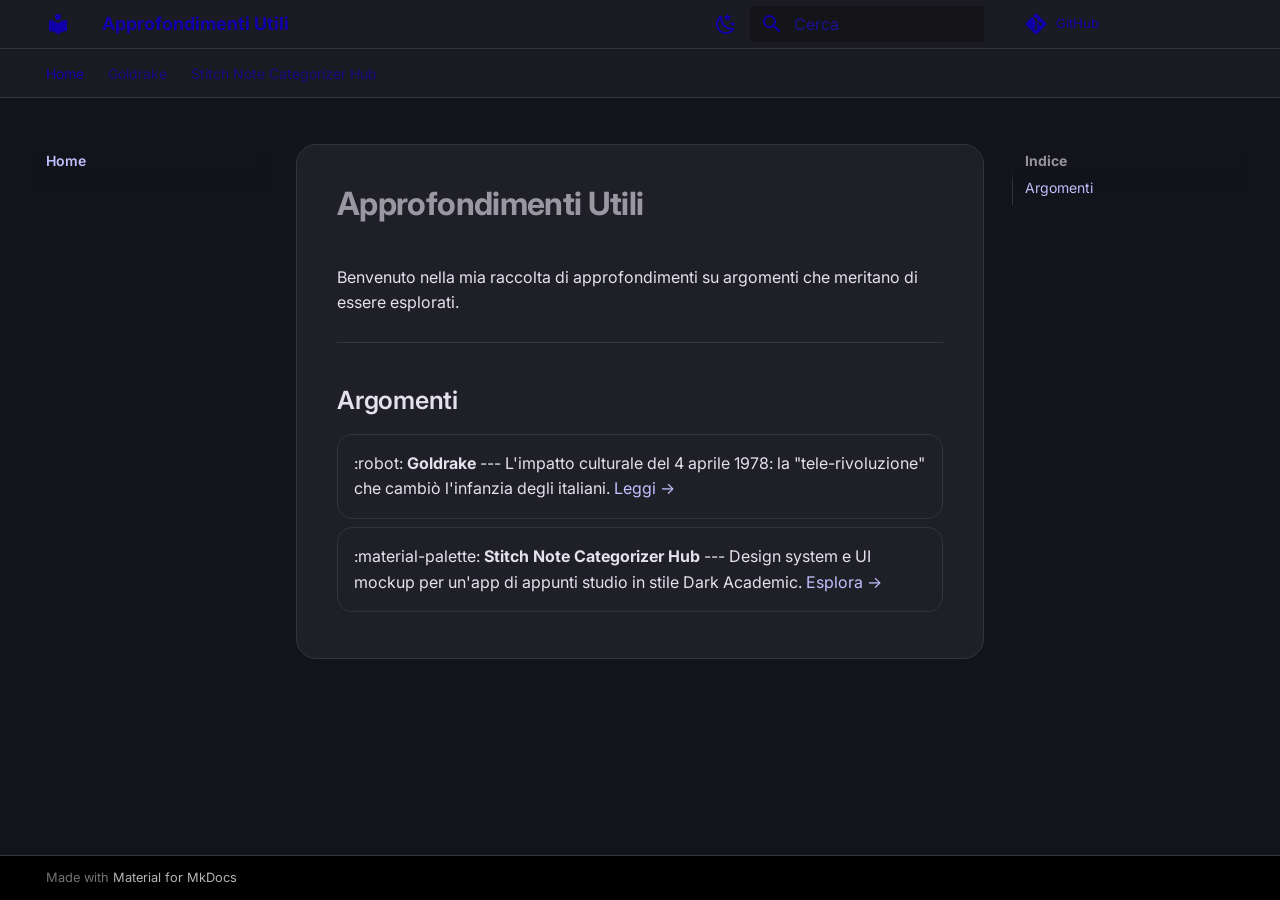
<file: index.html>
<!doctype html>
<html lang="it" class="no-js">
  <head>
    
      <meta charset="utf-8">
      <meta name="viewport" content="width=device-width,initial-scale=1">
      
        <meta name="description" content="Raccolta di approfondimenti su argomenti di cultura, design e tecnologia">
      
      
      
        <link rel="canonical" href="https://EliaSalerno.github.io/pr_da_approfondire/">
      
      
      
        <link rel="next" href="goldrake/report/">
      
      
        
      
      
      <link rel="icon" href="assets/images/favicon.png">
      <meta name="generator" content="mkdocs-1.6.1, mkdocs-material-9.7.6">
    
    
      
        <title>Approfondimenti Utili</title>
      
    
    
      <link rel="stylesheet" href="assets/stylesheets/main.484c7ddc.min.css">
      
        
        <link rel="stylesheet" href="assets/stylesheets/palette.ab4e12ef.min.css">
      
      


    
    
      
    
    
      
        
        
        <link rel="preconnect" href="https://fonts.gstatic.com" crossorigin>
        <link rel="stylesheet" href="https://fonts.googleapis.com/css?family=Inter:300,300i,400,400i,700,700i%7CJetBrains+Mono:400,400i,700,700i&display=fallback">
        <style>:root{--md-text-font:"Inter";--md-code-font:"JetBrains Mono"}</style>
      
    
    
      <link rel="stylesheet" href="assets/stylesheets/nocturne-scholastic.css">
    
    <script>__md_scope=new URL(".",location),__md_hash=e=>[...e].reduce(((e,_)=>(e<<5)-e+_.charCodeAt(0)),0),__md_get=(e,_=localStorage,t=__md_scope)=>JSON.parse(_.getItem(t.pathname+"."+e)),__md_set=(e,_,t=localStorage,a=__md_scope)=>{try{t.setItem(a.pathname+"."+e,JSON.stringify(_))}catch(e){}}</script>
    
      

    
    
  </head>
  
  
    
    
      
    
    
    
    
    <body dir="ltr" data-md-color-scheme="nocturne-scholastic" data-md-color-primary="custom" data-md-color-accent="custom">
  
    
    <input class="md-toggle" data-md-toggle="drawer" type="checkbox" id="__drawer" autocomplete="off">
    <input class="md-toggle" data-md-toggle="search" type="checkbox" id="__search" autocomplete="off">
    <label class="md-overlay" for="__drawer"></label>
    <div data-md-component="skip">
      
        
        <a href="#approfondimenti-utili" class="md-skip">
          Vai al contenuto
        </a>
      
    </div>
    <div data-md-component="announce">
      
    </div>
    
    
      

<header class="md-header" data-md-component="header">
  <nav class="md-header__inner md-grid" aria-label="Intestazione">
    <a href="." title="Approfondimenti Utili" class="md-header__button md-logo" aria-label="Approfondimenti Utili" data-md-component="logo">
      
  
  <svg xmlns="http://www.w3.org/2000/svg" viewBox="0 0 24 24"><path d="M12 8a3 3 0 0 0 3-3 3 3 0 0 0-3-3 3 3 0 0 0-3 3 3 3 0 0 0 3 3m0 3.54C9.64 9.35 6.5 8 3 8v11c3.5 0 6.64 1.35 9 3.54 2.36-2.19 5.5-3.54 9-3.54V8c-3.5 0-6.64 1.35-9 3.54"/></svg>

    </a>
    <label class="md-header__button md-icon" for="__drawer">
      
      <svg xmlns="http://www.w3.org/2000/svg" viewBox="0 0 24 24"><path d="M3 6h18v2H3zm0 5h18v2H3zm0 5h18v2H3z"/></svg>
    </label>
    <div class="md-header__title" data-md-component="header-title">
      <div class="md-header__ellipsis">
        <div class="md-header__topic">
          <span class="md-ellipsis">
            Approfondimenti Utili
          </span>
        </div>
        <div class="md-header__topic" data-md-component="header-topic">
          <span class="md-ellipsis">
            
              Home
            
          </span>
        </div>
      </div>
    </div>
    
      
        <form class="md-header__option" data-md-component="palette">
  
    
    
    
    <input class="md-option" data-md-color-media="" data-md-color-scheme="nocturne-scholastic" data-md-color-primary="custom" data-md-color-accent="custom"  aria-label="Passa alla modalità chiara"  type="radio" name="__palette" id="__palette_0">
    
      <label class="md-header__button md-icon" title="Passa alla modalità chiara" for="__palette_1" hidden>
        <svg xmlns="http://www.w3.org/2000/svg" viewBox="0 0 24 24"><path d="m17.75 4.09-2.53 1.94.91 3.06-2.63-1.81-2.63 1.81.91-3.06-2.53-1.94L12.44 4l1.06-3 1.06 3zm3.5 6.91-1.64 1.25.59 1.98-1.7-1.17-1.7 1.17.59-1.98L15.75 11l2.06-.05L18.5 9l.69 1.95zm-2.28 4.95c.83-.08 1.72 1.1 1.19 1.85-.32.45-.66.87-1.08 1.27C15.17 23 8.84 23 4.94 19.07c-3.91-3.9-3.91-10.24 0-14.14.4-.4.82-.76 1.27-1.08.75-.53 1.93.36 1.85 1.19-.27 2.86.69 5.83 2.89 8.02a9.96 9.96 0 0 0 8.02 2.89m-1.64 2.02a12.08 12.08 0 0 1-7.8-3.47c-2.17-2.19-3.33-5-3.49-7.82-2.81 3.14-2.7 7.96.31 10.98 3.02 3.01 7.84 3.12 10.98.31"/></svg>
      </label>
    
  
    
    
    
    <input class="md-option" data-md-color-media="" data-md-color-scheme="nocturne-scholastic-light" data-md-color-primary="custom" data-md-color-accent="custom"  aria-label="Passa alla modalità scura"  type="radio" name="__palette" id="__palette_1">
    
      <label class="md-header__button md-icon" title="Passa alla modalità scura" for="__palette_0" hidden>
        <svg xmlns="http://www.w3.org/2000/svg" viewBox="0 0 24 24"><path d="M12 7a5 5 0 0 1 5 5 5 5 0 0 1-5 5 5 5 0 0 1-5-5 5 5 0 0 1 5-5m0 2a3 3 0 0 0-3 3 3 3 0 0 0 3 3 3 3 0 0 0 3-3 3 3 0 0 0-3-3m0-7 2.39 3.42C13.65 5.15 12.84 5 12 5s-1.65.15-2.39.42zM3.34 7l4.16-.35A7.2 7.2 0 0 0 5.94 8.5c-.44.74-.69 1.5-.83 2.29zm.02 10 1.76-3.77a7.131 7.131 0 0 0 2.38 4.14zM20.65 7l-1.77 3.79a7.02 7.02 0 0 0-2.38-4.15zm-.01 10-4.14.36c.59-.51 1.12-1.14 1.54-1.86.42-.73.69-1.5.83-2.29zM12 22l-2.41-3.44c.74.27 1.55.44 2.41.44.82 0 1.63-.17 2.37-.44z"/></svg>
      </label>
    
  
</form>
      
    
    
      <script>var palette=__md_get("__palette");if(palette&&palette.color){if("(prefers-color-scheme)"===palette.color.media){var media=matchMedia("(prefers-color-scheme: light)"),input=document.querySelector(media.matches?"[data-md-color-media='(prefers-color-scheme: light)']":"[data-md-color-media='(prefers-color-scheme: dark)']");palette.color.media=input.getAttribute("data-md-color-media"),palette.color.scheme=input.getAttribute("data-md-color-scheme"),palette.color.primary=input.getAttribute("data-md-color-primary"),palette.color.accent=input.getAttribute("data-md-color-accent")}for(var[key,value]of Object.entries(palette.color))document.body.setAttribute("data-md-color-"+key,value)}</script>
    
    
    
      
      
        <label class="md-header__button md-icon" for="__search">
          
          <svg xmlns="http://www.w3.org/2000/svg" viewBox="0 0 24 24"><path d="M9.5 3A6.5 6.5 0 0 1 16 9.5c0 1.61-.59 3.09-1.56 4.23l.27.27h.79l5 5-1.5 1.5-5-5v-.79l-.27-.27A6.52 6.52 0 0 1 9.5 16 6.5 6.5 0 0 1 3 9.5 6.5 6.5 0 0 1 9.5 3m0 2C7 5 5 7 5 9.5S7 14 9.5 14 14 12 14 9.5 12 5 9.5 5"/></svg>
        </label>
        <div class="md-search" data-md-component="search" role="dialog">
  <label class="md-search__overlay" for="__search"></label>
  <div class="md-search__inner" role="search">
    <form class="md-search__form" name="search">
      <input type="text" class="md-search__input" name="query" aria-label="Cerca" placeholder="Cerca" autocapitalize="off" autocorrect="off" autocomplete="off" spellcheck="false" data-md-component="search-query" required>
      <label class="md-search__icon md-icon" for="__search">
        
        <svg xmlns="http://www.w3.org/2000/svg" viewBox="0 0 24 24"><path d="M9.5 3A6.5 6.5 0 0 1 16 9.5c0 1.61-.59 3.09-1.56 4.23l.27.27h.79l5 5-1.5 1.5-5-5v-.79l-.27-.27A6.52 6.52 0 0 1 9.5 16 6.5 6.5 0 0 1 3 9.5 6.5 6.5 0 0 1 9.5 3m0 2C7 5 5 7 5 9.5S7 14 9.5 14 14 12 14 9.5 12 5 9.5 5"/></svg>
        
        <svg xmlns="http://www.w3.org/2000/svg" viewBox="0 0 24 24"><path d="M20 11v2H8l5.5 5.5-1.42 1.42L4.16 12l7.92-7.92L13.5 5.5 8 11z"/></svg>
      </label>
      <nav class="md-search__options" aria-label="Cerca">
        
        <button type="reset" class="md-search__icon md-icon" title="Cancella" aria-label="Cancella" tabindex="-1">
          
          <svg xmlns="http://www.w3.org/2000/svg" viewBox="0 0 24 24"><path d="M19 6.41 17.59 5 12 10.59 6.41 5 5 6.41 10.59 12 5 17.59 6.41 19 12 13.41 17.59 19 19 17.59 13.41 12z"/></svg>
        </button>
      </nav>
      
        <div class="md-search__suggest" data-md-component="search-suggest"></div>
      
    </form>
    <div class="md-search__output">
      <div class="md-search__scrollwrap" tabindex="0" data-md-scrollfix>
        <div class="md-search-result" data-md-component="search-result">
          <div class="md-search-result__meta">
            Inizializza la ricerca
          </div>
          <ol class="md-search-result__list" role="presentation"></ol>
        </div>
      </div>
    </div>
  </div>
</div>
      
    
    
      <div class="md-header__source">
        <a href="https://github.com/elias-student/pr-da-approfondire" title="Apri repository" class="md-source" data-md-component="source">
  <div class="md-source__icon md-icon">
    
    <svg xmlns="http://www.w3.org/2000/svg" viewBox="0 0 448 512"><!--! Font Awesome Free 7.1.0 by @fontawesome - https://fontawesome.com License - https://fontawesome.com/license/free (Icons: CC BY 4.0, Fonts: SIL OFL 1.1, Code: MIT License) Copyright 2025 Fonticons, Inc.--><path d="M439.6 236.1 244 40.5c-5.4-5.5-12.8-8.5-20.4-8.5s-15 3-20.4 8.4L162.5 81l51.5 51.5c27.1-9.1 52.7 16.8 43.4 43.7l49.7 49.7c34.2-11.8 61.2 31 35.5 56.7-26.5 26.5-70.2-2.9-56-37.3L240.3 199v121.9c25.3 12.5 22.3 41.8 9.1 55-6.4 6.4-15.2 10.1-24.3 10.1s-17.8-3.6-24.3-10.1c-17.6-17.6-11.1-46.9 11.2-56v-123c-20.8-8.5-24.6-30.7-18.6-45L142.6 101 8.5 235.1C3 240.6 0 247.9 0 255.5s3 15 8.5 20.4l195.6 195.7c5.4 5.4 12.7 8.4 20.4 8.4s15-3 20.4-8.4l194.7-194.7c5.4-5.4 8.4-12.8 8.4-20.4s-3-15-8.4-20.4"/></svg>
  </div>
  <div class="md-source__repository">
    GitHub
  </div>
</a>
      </div>
    
  </nav>
  
</header>
    
    <div class="md-container" data-md-component="container">
      
      
        
          
            
<nav class="md-tabs" aria-label="Tabs" data-md-component="tabs">
  <div class="md-grid">
    <ul class="md-tabs__list">
      
        
  
  
  
    
  
  
    <li class="md-tabs__item md-tabs__item--active">
      <a href="." class="md-tabs__link">
        
  
  
    
  
  Home

      </a>
    </li>
  

      
        
  
  
  
  
    <li class="md-tabs__item">
      <a href="goldrake/report/" class="md-tabs__link">
        
  
  
    
  
  Goldrake

      </a>
    </li>
  

      
        
  
  
  
  
    
    
      <li class="md-tabs__item">
        <a href="stitch_note_categorizer_hub/" class="md-tabs__link">
          
  
  
    
  
  Stitch Note Categorizer Hub

        </a>
      </li>
    
  

      
    </ul>
  </div>
</nav>
          
        
      
      <main class="md-main" data-md-component="main">
        <div class="md-main__inner md-grid">
          
            
              
              <div class="md-sidebar md-sidebar--primary" data-md-component="sidebar" data-md-type="navigation" >
                <div class="md-sidebar__scrollwrap">
                  <div class="md-sidebar__inner">
                    


  


<nav class="md-nav md-nav--primary md-nav--lifted" aria-label="Navigazione" data-md-level="0">
  <label class="md-nav__title" for="__drawer">
    <a href="." title="Approfondimenti Utili" class="md-nav__button md-logo" aria-label="Approfondimenti Utili" data-md-component="logo">
      
  
  <svg xmlns="http://www.w3.org/2000/svg" viewBox="0 0 24 24"><path d="M12 8a3 3 0 0 0 3-3 3 3 0 0 0-3-3 3 3 0 0 0-3 3 3 3 0 0 0 3 3m0 3.54C9.64 9.35 6.5 8 3 8v11c3.5 0 6.64 1.35 9 3.54 2.36-2.19 5.5-3.54 9-3.54V8c-3.5 0-6.64 1.35-9 3.54"/></svg>

    </a>
    Approfondimenti Utili
  </label>
  
    <div class="md-nav__source">
      <a href="https://github.com/elias-student/pr-da-approfondire" title="Apri repository" class="md-source" data-md-component="source">
  <div class="md-source__icon md-icon">
    
    <svg xmlns="http://www.w3.org/2000/svg" viewBox="0 0 448 512"><!--! Font Awesome Free 7.1.0 by @fontawesome - https://fontawesome.com License - https://fontawesome.com/license/free (Icons: CC BY 4.0, Fonts: SIL OFL 1.1, Code: MIT License) Copyright 2025 Fonticons, Inc.--><path d="M439.6 236.1 244 40.5c-5.4-5.5-12.8-8.5-20.4-8.5s-15 3-20.4 8.4L162.5 81l51.5 51.5c27.1-9.1 52.7 16.8 43.4 43.7l49.7 49.7c34.2-11.8 61.2 31 35.5 56.7-26.5 26.5-70.2-2.9-56-37.3L240.3 199v121.9c25.3 12.5 22.3 41.8 9.1 55-6.4 6.4-15.2 10.1-24.3 10.1s-17.8-3.6-24.3-10.1c-17.6-17.6-11.1-46.9 11.2-56v-123c-20.8-8.5-24.6-30.7-18.6-45L142.6 101 8.5 235.1C3 240.6 0 247.9 0 255.5s3 15 8.5 20.4l195.6 195.7c5.4 5.4 12.7 8.4 20.4 8.4s15-3 20.4-8.4l194.7-194.7c5.4-5.4 8.4-12.8 8.4-20.4s-3-15-8.4-20.4"/></svg>
  </div>
  <div class="md-source__repository">
    GitHub
  </div>
</a>
    </div>
  
  <ul class="md-nav__list" data-md-scrollfix>
    
      
      
  
  
    
  
  
  
    <li class="md-nav__item md-nav__item--active">
      
      <input class="md-nav__toggle md-toggle" type="checkbox" id="__toc">
      
      
        
      
      
        <label class="md-nav__link md-nav__link--active" for="__toc">
          
  
  
  <span class="md-ellipsis">
    
  
    Home
  

    
  </span>
  
  

          <span class="md-nav__icon md-icon"></span>
        </label>
      
      <a href="." class="md-nav__link md-nav__link--active">
        
  
  
  <span class="md-ellipsis">
    
  
    Home
  

    
  </span>
  
  

      </a>
      
        

<nav class="md-nav md-nav--secondary" aria-label="Indice">
  
  
  
    
  
  
    <label class="md-nav__title" for="__toc">
      <span class="md-nav__icon md-icon"></span>
      Indice
    </label>
    <ul class="md-nav__list" data-md-component="toc" data-md-scrollfix>
      
        <li class="md-nav__item">
  <a href="#argomenti" class="md-nav__link">
    <span class="md-ellipsis">
      
        Argomenti
      
    </span>
  </a>
  
</li>
      
    </ul>
  
</nav>
      
    </li>
  

    
      
      
  
  
  
  
    <li class="md-nav__item">
      <a href="goldrake/report/" class="md-nav__link">
        
  
  
  <span class="md-ellipsis">
    
  
    Goldrake
  

    
  </span>
  
  

      </a>
    </li>
  

    
      
      
  
  
  
  
    
    
      
        
          
        
      
        
      
        
      
    
    
    
      
      
        
      
    
    
    <li class="md-nav__item md-nav__item--nested">
      
        
        
        <input class="md-nav__toggle md-toggle " type="checkbox" id="__nav_3" >
        
          
          <div class="md-nav__link md-nav__container">
            <a href="stitch_note_categorizer_hub/" class="md-nav__link ">
              
  
  
  <span class="md-ellipsis">
    
  
    Stitch Note Categorizer Hub
  

    
  </span>
  
  

            </a>
            
              
              <label class="md-nav__link " for="__nav_3" id="__nav_3_label" tabindex="0">
                <span class="md-nav__icon md-icon"></span>
              </label>
            
          </div>
        
        <nav class="md-nav" data-md-level="1" aria-labelledby="__nav_3_label" aria-expanded="false">
          <label class="md-nav__title" for="__nav_3">
            <span class="md-nav__icon md-icon"></span>
            
  
    Stitch Note Categorizer Hub
  

          </label>
          <ul class="md-nav__list" data-md-scrollfix>
            
              
            
              
                
  
  
  
  
    <li class="md-nav__item">
      <a href="stitch_note_categorizer_hub/nocturne_scholastic/" class="md-nav__link">
        
  
  
  <span class="md-ellipsis">
    
  
    Design System
  

    
  </span>
  
  

      </a>
    </li>
  

              
            
              
                
  
  
  
  
    <li class="md-nav__item">
      <a href="stitch_note_categorizer_hub/schermate/" class="md-nav__link">
        
  
  
  <span class="md-ellipsis">
    
  
    Schermate
  

    
  </span>
  
  

      </a>
    </li>
  

              
            
          </ul>
        </nav>
      
    </li>
  

    
  </ul>
</nav>
                  </div>
                </div>
              </div>
            
            
              
              <div class="md-sidebar md-sidebar--secondary" data-md-component="sidebar" data-md-type="toc" >
                <div class="md-sidebar__scrollwrap">
                  <div class="md-sidebar__inner">
                    

<nav class="md-nav md-nav--secondary" aria-label="Indice">
  
  
  
    
  
  
    <label class="md-nav__title" for="__toc">
      <span class="md-nav__icon md-icon"></span>
      Indice
    </label>
    <ul class="md-nav__list" data-md-component="toc" data-md-scrollfix>
      
        <li class="md-nav__item">
  <a href="#argomenti" class="md-nav__link">
    <span class="md-ellipsis">
      
        Argomenti
      
    </span>
  </a>
  
</li>
      
    </ul>
  
</nav>
                  </div>
                </div>
              </div>
            
          
          
            <div class="md-content" data-md-component="content">
              
                



  


              
              <article class="md-content__inner md-typeset">
                
                  


  
  


<h1 id="approfondimenti-utili">Approfondimenti Utili<a class="headerlink" href="#approfondimenti-utili" title="Permanent link">&para;</a></h1>
<p>Benvenuto nella mia raccolta di approfondimenti su argomenti che meritano di essere esplorati.</p>
<hr />
<h2 id="argomenti">Argomenti<a class="headerlink" href="#argomenti" title="Permanent link">&para;</a></h2>
<div class="grid cards">
<ul>
<li>
<p>:robot: <strong>Goldrake</strong>
    ---
    L'impatto culturale del 4 aprile 1978: la "tele-rivoluzione" che cambiò l'infanzia degli italiani.
    <a href="goldrake/report/">Leggi →</a></p>
</li>
<li>
<p>:material-palette: <strong>Stitch Note Categorizer Hub</strong>
    ---
    Design system e UI mockup per un'app di appunti studio in stile Dark Academic.
    <a href="stitch_note_categorizer_hub/">Esplora →</a></p>
</li>
</ul>
</div>












                
              </article>
            </div>
          
          
<script>var target=document.getElementById(location.hash.slice(1));target&&target.name&&(target.checked=target.name.startsWith("__tabbed_"))</script>
        </div>
        
      </main>
      
        <footer class="md-footer">
  
  <div class="md-footer-meta md-typeset">
    <div class="md-footer-meta__inner md-grid">
      <div class="md-copyright">
  
  
    Made with
    <a href="https://squidfunk.github.io/mkdocs-material/" target="_blank" rel="noopener">
      Material for MkDocs
    </a>
  
</div>
      
    </div>
  </div>
</footer>
      
    </div>
    <div class="md-dialog" data-md-component="dialog">
      <div class="md-dialog__inner md-typeset"></div>
    </div>
    
    
    
      
      
      <script id="__config" type="application/json">{"annotate": null, "base": ".", "features": ["navigation.instant", "navigation.tracking", "navigation.tabs", "navigation.sections", "navigation.path", "navigation.indexes", "toc.follow", "search.suggest", "search.highlight", "content.code.copy"], "search": "assets/javascripts/workers/search.2c215733.min.js", "tags": null, "translations": {"clipboard.copied": "Copiato", "clipboard.copy": "Copia", "search.result.more.one": "1 altro in questa pagina", "search.result.more.other": "# altri in questa pagina", "search.result.none": "Nessun documento trovato", "search.result.one": "1 documento trovato", "search.result.other": "# documenti trovati", "search.result.placeholder": "Scrivi per iniziare a cercare", "search.result.term.missing": "Non presente", "select.version": "Seleziona la versione"}, "version": null}</script>
    
    
      <script src="assets/javascripts/bundle.79ae519e.min.js"></script>
      
    
  </body>
</html>
</file>
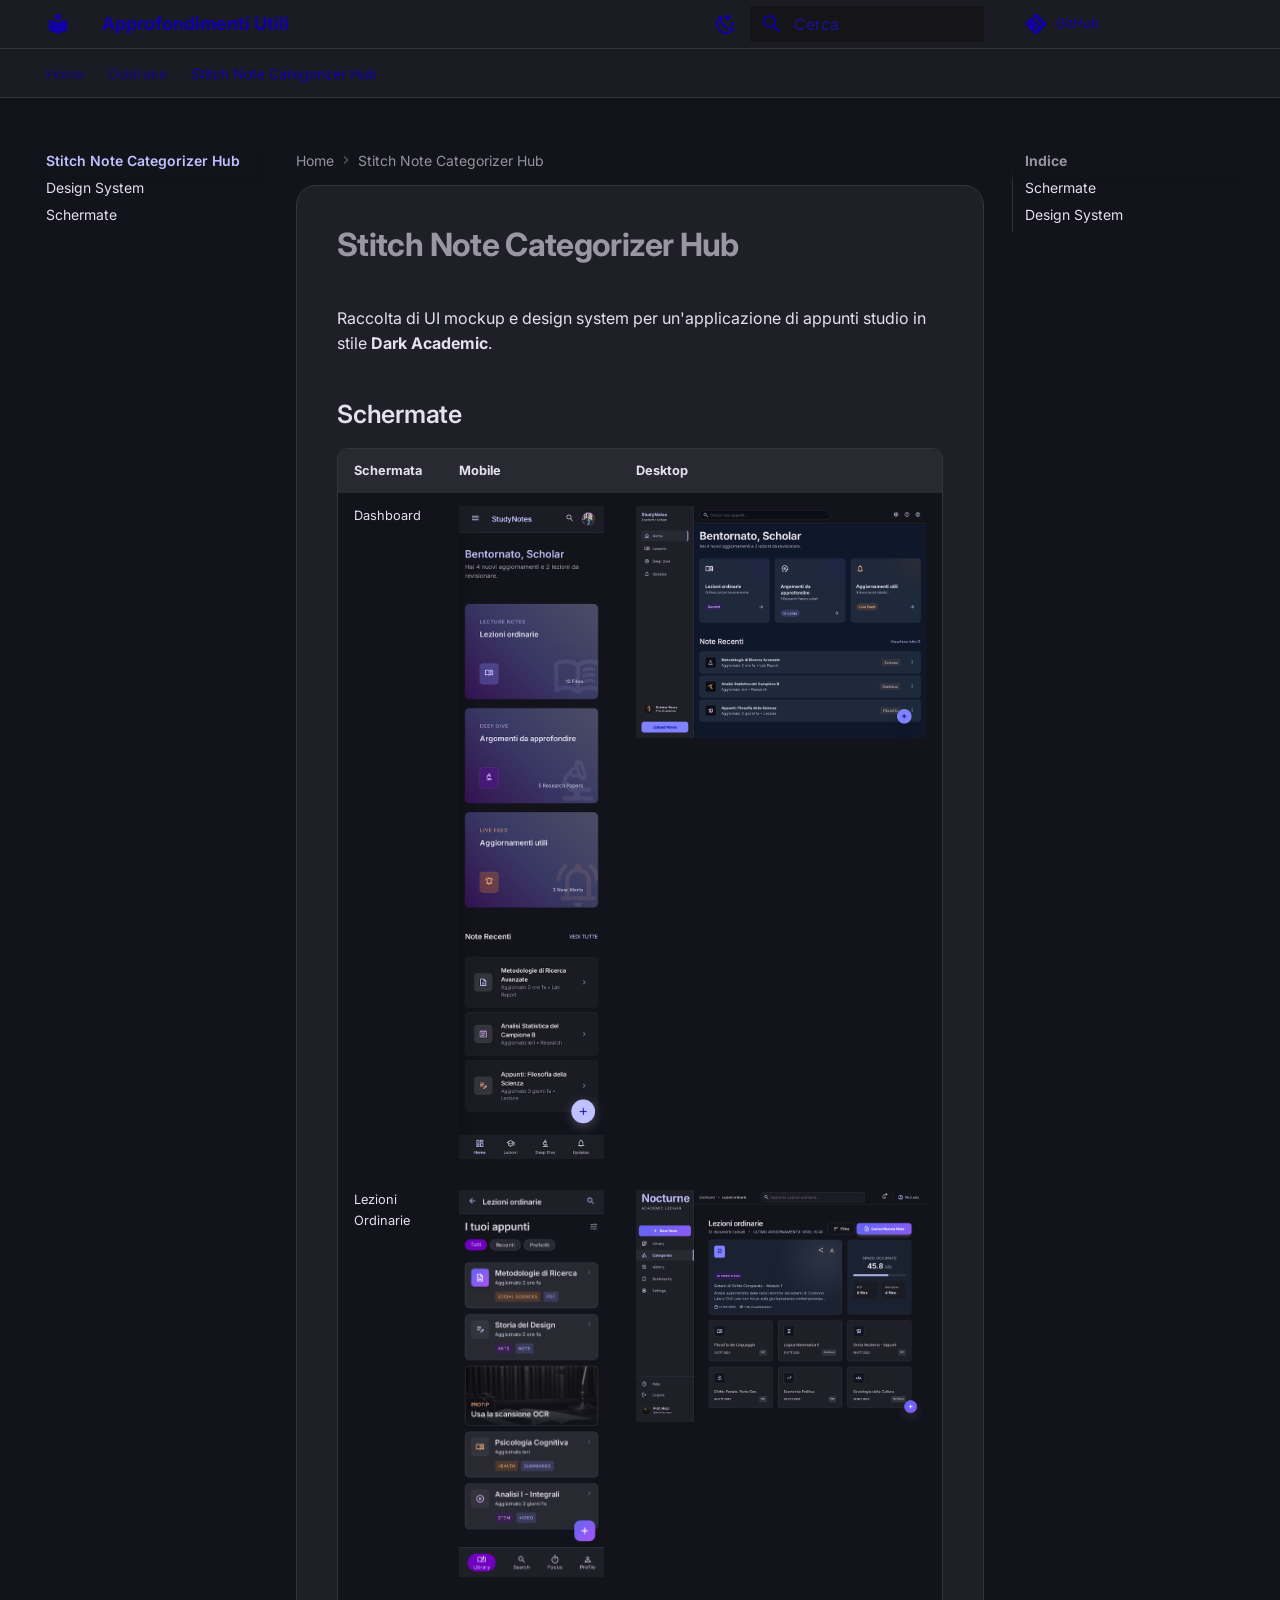
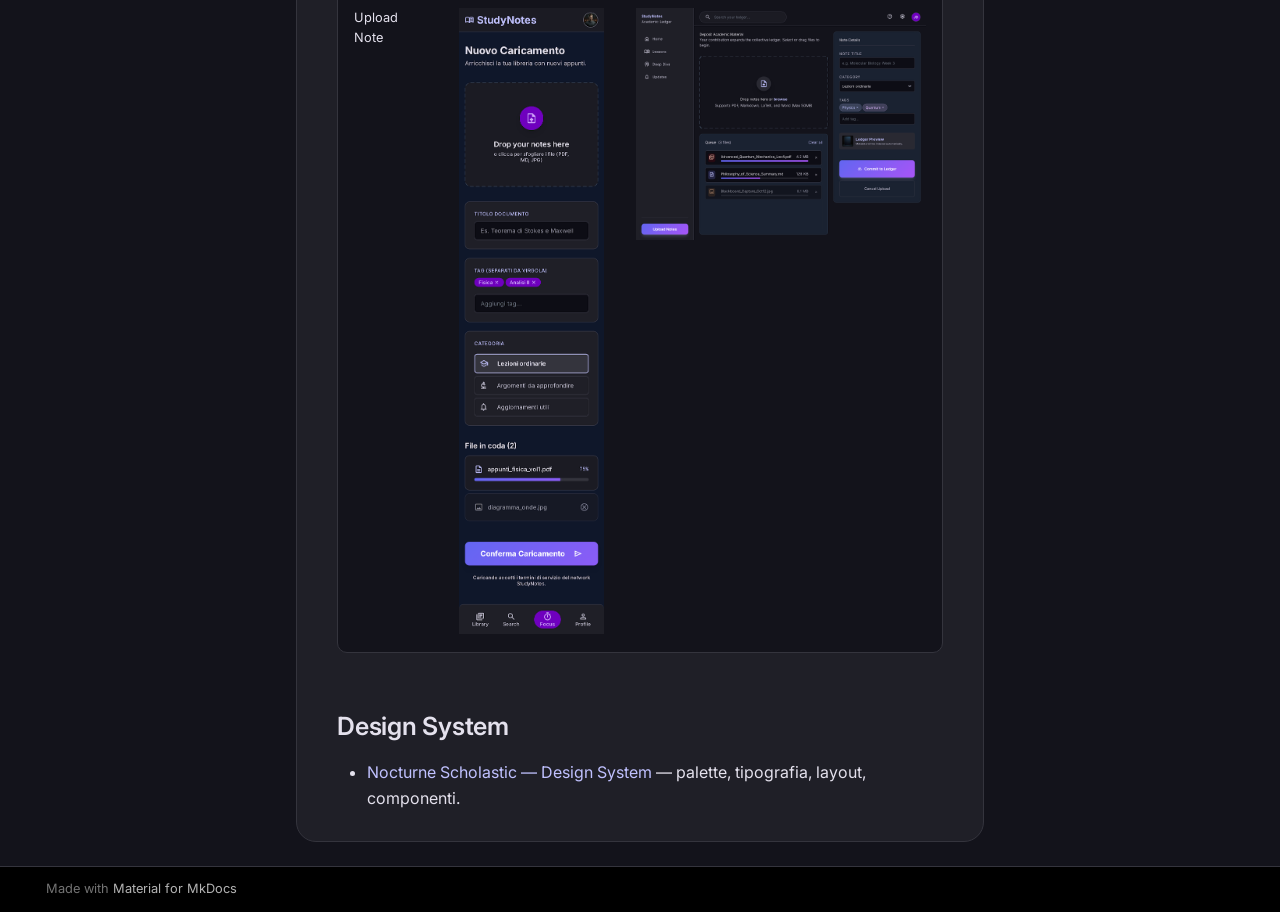
<file: stitch_note_categorizer_hub/index.html>
<!doctype html>
<html lang="it" class="no-js">
  <head>
    
      <meta charset="utf-8">
      <meta name="viewport" content="width=device-width,initial-scale=1">
      
        <meta name="description" content="Raccolta di approfondimenti su argomenti di cultura, design e tecnologia">
      
      
      
        <link rel="canonical" href="https://EliaSalerno.github.io/pr_da_approfondire/stitch_note_categorizer_hub/">
      
      
        <link rel="prev" href="../goldrake/report/">
      
      
        <link rel="next" href="nocturne_scholastic/">
      
      
        
      
      
      <link rel="icon" href="../assets/images/favicon.png">
      <meta name="generator" content="mkdocs-1.6.1, mkdocs-material-9.7.6">
    
    
      
        <title>Panoramica - Approfondimenti Utili</title>
      
    
    
      <link rel="stylesheet" href="../assets/stylesheets/main.484c7ddc.min.css">
      
        
        <link rel="stylesheet" href="../assets/stylesheets/palette.ab4e12ef.min.css">
      
      


    
    
      
    
    
      
        
        
        <link rel="preconnect" href="https://fonts.gstatic.com" crossorigin>
        <link rel="stylesheet" href="https://fonts.googleapis.com/css?family=Inter:300,300i,400,400i,700,700i%7CJetBrains+Mono:400,400i,700,700i&display=fallback">
        <style>:root{--md-text-font:"Inter";--md-code-font:"JetBrains Mono"}</style>
      
    
    
      <link rel="stylesheet" href="../assets/stylesheets/nocturne-scholastic.css">
    
    <script>__md_scope=new URL("..",location),__md_hash=e=>[...e].reduce(((e,_)=>(e<<5)-e+_.charCodeAt(0)),0),__md_get=(e,_=localStorage,t=__md_scope)=>JSON.parse(_.getItem(t.pathname+"."+e)),__md_set=(e,_,t=localStorage,a=__md_scope)=>{try{t.setItem(a.pathname+"."+e,JSON.stringify(_))}catch(e){}}</script>
    
      

    
    
  </head>
  
  
    
    
      
    
    
    
    
    <body dir="ltr" data-md-color-scheme="nocturne-scholastic" data-md-color-primary="custom" data-md-color-accent="custom">
  
    
    <input class="md-toggle" data-md-toggle="drawer" type="checkbox" id="__drawer" autocomplete="off">
    <input class="md-toggle" data-md-toggle="search" type="checkbox" id="__search" autocomplete="off">
    <label class="md-overlay" for="__drawer"></label>
    <div data-md-component="skip">
      
        
        <a href="#stitch-note-categorizer-hub" class="md-skip">
          Vai al contenuto
        </a>
      
    </div>
    <div data-md-component="announce">
      
    </div>
    
    
      

<header class="md-header" data-md-component="header">
  <nav class="md-header__inner md-grid" aria-label="Intestazione">
    <a href=".." title="Approfondimenti Utili" class="md-header__button md-logo" aria-label="Approfondimenti Utili" data-md-component="logo">
      
  
  <svg xmlns="http://www.w3.org/2000/svg" viewBox="0 0 24 24"><path d="M12 8a3 3 0 0 0 3-3 3 3 0 0 0-3-3 3 3 0 0 0-3 3 3 3 0 0 0 3 3m0 3.54C9.64 9.35 6.5 8 3 8v11c3.5 0 6.64 1.35 9 3.54 2.36-2.19 5.5-3.54 9-3.54V8c-3.5 0-6.64 1.35-9 3.54"/></svg>

    </a>
    <label class="md-header__button md-icon" for="__drawer">
      
      <svg xmlns="http://www.w3.org/2000/svg" viewBox="0 0 24 24"><path d="M3 6h18v2H3zm0 5h18v2H3zm0 5h18v2H3z"/></svg>
    </label>
    <div class="md-header__title" data-md-component="header-title">
      <div class="md-header__ellipsis">
        <div class="md-header__topic">
          <span class="md-ellipsis">
            Approfondimenti Utili
          </span>
        </div>
        <div class="md-header__topic" data-md-component="header-topic">
          <span class="md-ellipsis">
            
              Panoramica
            
          </span>
        </div>
      </div>
    </div>
    
      
        <form class="md-header__option" data-md-component="palette">
  
    
    
    
    <input class="md-option" data-md-color-media="" data-md-color-scheme="nocturne-scholastic" data-md-color-primary="custom" data-md-color-accent="custom"  aria-label="Passa alla modalità chiara"  type="radio" name="__palette" id="__palette_0">
    
      <label class="md-header__button md-icon" title="Passa alla modalità chiara" for="__palette_1" hidden>
        <svg xmlns="http://www.w3.org/2000/svg" viewBox="0 0 24 24"><path d="m17.75 4.09-2.53 1.94.91 3.06-2.63-1.81-2.63 1.81.91-3.06-2.53-1.94L12.44 4l1.06-3 1.06 3zm3.5 6.91-1.64 1.25.59 1.98-1.7-1.17-1.7 1.17.59-1.98L15.75 11l2.06-.05L18.5 9l.69 1.95zm-2.28 4.95c.83-.08 1.72 1.1 1.19 1.85-.32.45-.66.87-1.08 1.27C15.17 23 8.84 23 4.94 19.07c-3.91-3.9-3.91-10.24 0-14.14.4-.4.82-.76 1.27-1.08.75-.53 1.93.36 1.85 1.19-.27 2.86.69 5.83 2.89 8.02a9.96 9.96 0 0 0 8.02 2.89m-1.64 2.02a12.08 12.08 0 0 1-7.8-3.47c-2.17-2.19-3.33-5-3.49-7.82-2.81 3.14-2.7 7.96.31 10.98 3.02 3.01 7.84 3.12 10.98.31"/></svg>
      </label>
    
  
    
    
    
    <input class="md-option" data-md-color-media="" data-md-color-scheme="nocturne-scholastic-light" data-md-color-primary="custom" data-md-color-accent="custom"  aria-label="Passa alla modalità scura"  type="radio" name="__palette" id="__palette_1">
    
      <label class="md-header__button md-icon" title="Passa alla modalità scura" for="__palette_0" hidden>
        <svg xmlns="http://www.w3.org/2000/svg" viewBox="0 0 24 24"><path d="M12 7a5 5 0 0 1 5 5 5 5 0 0 1-5 5 5 5 0 0 1-5-5 5 5 0 0 1 5-5m0 2a3 3 0 0 0-3 3 3 3 0 0 0 3 3 3 3 0 0 0 3-3 3 3 0 0 0-3-3m0-7 2.39 3.42C13.65 5.15 12.84 5 12 5s-1.65.15-2.39.42zM3.34 7l4.16-.35A7.2 7.2 0 0 0 5.94 8.5c-.44.74-.69 1.5-.83 2.29zm.02 10 1.76-3.77a7.131 7.131 0 0 0 2.38 4.14zM20.65 7l-1.77 3.79a7.02 7.02 0 0 0-2.38-4.15zm-.01 10-4.14.36c.59-.51 1.12-1.14 1.54-1.86.42-.73.69-1.5.83-2.29zM12 22l-2.41-3.44c.74.27 1.55.44 2.41.44.82 0 1.63-.17 2.37-.44z"/></svg>
      </label>
    
  
</form>
      
    
    
      <script>var palette=__md_get("__palette");if(palette&&palette.color){if("(prefers-color-scheme)"===palette.color.media){var media=matchMedia("(prefers-color-scheme: light)"),input=document.querySelector(media.matches?"[data-md-color-media='(prefers-color-scheme: light)']":"[data-md-color-media='(prefers-color-scheme: dark)']");palette.color.media=input.getAttribute("data-md-color-media"),palette.color.scheme=input.getAttribute("data-md-color-scheme"),palette.color.primary=input.getAttribute("data-md-color-primary"),palette.color.accent=input.getAttribute("data-md-color-accent")}for(var[key,value]of Object.entries(palette.color))document.body.setAttribute("data-md-color-"+key,value)}</script>
    
    
    
      
      
        <label class="md-header__button md-icon" for="__search">
          
          <svg xmlns="http://www.w3.org/2000/svg" viewBox="0 0 24 24"><path d="M9.5 3A6.5 6.5 0 0 1 16 9.5c0 1.61-.59 3.09-1.56 4.23l.27.27h.79l5 5-1.5 1.5-5-5v-.79l-.27-.27A6.52 6.52 0 0 1 9.5 16 6.5 6.5 0 0 1 3 9.5 6.5 6.5 0 0 1 9.5 3m0 2C7 5 5 7 5 9.5S7 14 9.5 14 14 12 14 9.5 12 5 9.5 5"/></svg>
        </label>
        <div class="md-search" data-md-component="search" role="dialog">
  <label class="md-search__overlay" for="__search"></label>
  <div class="md-search__inner" role="search">
    <form class="md-search__form" name="search">
      <input type="text" class="md-search__input" name="query" aria-label="Cerca" placeholder="Cerca" autocapitalize="off" autocorrect="off" autocomplete="off" spellcheck="false" data-md-component="search-query" required>
      <label class="md-search__icon md-icon" for="__search">
        
        <svg xmlns="http://www.w3.org/2000/svg" viewBox="0 0 24 24"><path d="M9.5 3A6.5 6.5 0 0 1 16 9.5c0 1.61-.59 3.09-1.56 4.23l.27.27h.79l5 5-1.5 1.5-5-5v-.79l-.27-.27A6.52 6.52 0 0 1 9.5 16 6.5 6.5 0 0 1 3 9.5 6.5 6.5 0 0 1 9.5 3m0 2C7 5 5 7 5 9.5S7 14 9.5 14 14 12 14 9.5 12 5 9.5 5"/></svg>
        
        <svg xmlns="http://www.w3.org/2000/svg" viewBox="0 0 24 24"><path d="M20 11v2H8l5.5 5.5-1.42 1.42L4.16 12l7.92-7.92L13.5 5.5 8 11z"/></svg>
      </label>
      <nav class="md-search__options" aria-label="Cerca">
        
        <button type="reset" class="md-search__icon md-icon" title="Cancella" aria-label="Cancella" tabindex="-1">
          
          <svg xmlns="http://www.w3.org/2000/svg" viewBox="0 0 24 24"><path d="M19 6.41 17.59 5 12 10.59 6.41 5 5 6.41 10.59 12 5 17.59 6.41 19 12 13.41 17.59 19 19 17.59 13.41 12z"/></svg>
        </button>
      </nav>
      
        <div class="md-search__suggest" data-md-component="search-suggest"></div>
      
    </form>
    <div class="md-search__output">
      <div class="md-search__scrollwrap" tabindex="0" data-md-scrollfix>
        <div class="md-search-result" data-md-component="search-result">
          <div class="md-search-result__meta">
            Inizializza la ricerca
          </div>
          <ol class="md-search-result__list" role="presentation"></ol>
        </div>
      </div>
    </div>
  </div>
</div>
      
    
    
      <div class="md-header__source">
        <a href="https://github.com/elias-student/pr-da-approfondire" title="Apri repository" class="md-source" data-md-component="source">
  <div class="md-source__icon md-icon">
    
    <svg xmlns="http://www.w3.org/2000/svg" viewBox="0 0 448 512"><!--! Font Awesome Free 7.1.0 by @fontawesome - https://fontawesome.com License - https://fontawesome.com/license/free (Icons: CC BY 4.0, Fonts: SIL OFL 1.1, Code: MIT License) Copyright 2025 Fonticons, Inc.--><path d="M439.6 236.1 244 40.5c-5.4-5.5-12.8-8.5-20.4-8.5s-15 3-20.4 8.4L162.5 81l51.5 51.5c27.1-9.1 52.7 16.8 43.4 43.7l49.7 49.7c34.2-11.8 61.2 31 35.5 56.7-26.5 26.5-70.2-2.9-56-37.3L240.3 199v121.9c25.3 12.5 22.3 41.8 9.1 55-6.4 6.4-15.2 10.1-24.3 10.1s-17.8-3.6-24.3-10.1c-17.6-17.6-11.1-46.9 11.2-56v-123c-20.8-8.5-24.6-30.7-18.6-45L142.6 101 8.5 235.1C3 240.6 0 247.9 0 255.5s3 15 8.5 20.4l195.6 195.7c5.4 5.4 12.7 8.4 20.4 8.4s15-3 20.4-8.4l194.7-194.7c5.4-5.4 8.4-12.8 8.4-20.4s-3-15-8.4-20.4"/></svg>
  </div>
  <div class="md-source__repository">
    GitHub
  </div>
</a>
      </div>
    
  </nav>
  
</header>
    
    <div class="md-container" data-md-component="container">
      
      
        
          
            
<nav class="md-tabs" aria-label="Tabs" data-md-component="tabs">
  <div class="md-grid">
    <ul class="md-tabs__list">
      
        
  
  
  
  
    <li class="md-tabs__item">
      <a href=".." class="md-tabs__link">
        
  
  
    
  
  Home

      </a>
    </li>
  

      
        
  
  
  
  
    <li class="md-tabs__item">
      <a href="../goldrake/report/" class="md-tabs__link">
        
  
  
    
  
  Goldrake

      </a>
    </li>
  

      
        
  
  
  
    
  
  
    
    
      <li class="md-tabs__item md-tabs__item--active">
        <a href="./" class="md-tabs__link">
          
  
  
    
  
  Stitch Note Categorizer Hub

        </a>
      </li>
    
  

      
    </ul>
  </div>
</nav>
          
        
      
      <main class="md-main" data-md-component="main">
        <div class="md-main__inner md-grid">
          
            
              
              <div class="md-sidebar md-sidebar--primary" data-md-component="sidebar" data-md-type="navigation" >
                <div class="md-sidebar__scrollwrap">
                  <div class="md-sidebar__inner">
                    


  


<nav class="md-nav md-nav--primary md-nav--lifted" aria-label="Navigazione" data-md-level="0">
  <label class="md-nav__title" for="__drawer">
    <a href=".." title="Approfondimenti Utili" class="md-nav__button md-logo" aria-label="Approfondimenti Utili" data-md-component="logo">
      
  
  <svg xmlns="http://www.w3.org/2000/svg" viewBox="0 0 24 24"><path d="M12 8a3 3 0 0 0 3-3 3 3 0 0 0-3-3 3 3 0 0 0-3 3 3 3 0 0 0 3 3m0 3.54C9.64 9.35 6.5 8 3 8v11c3.5 0 6.64 1.35 9 3.54 2.36-2.19 5.5-3.54 9-3.54V8c-3.5 0-6.64 1.35-9 3.54"/></svg>

    </a>
    Approfondimenti Utili
  </label>
  
    <div class="md-nav__source">
      <a href="https://github.com/elias-student/pr-da-approfondire" title="Apri repository" class="md-source" data-md-component="source">
  <div class="md-source__icon md-icon">
    
    <svg xmlns="http://www.w3.org/2000/svg" viewBox="0 0 448 512"><!--! Font Awesome Free 7.1.0 by @fontawesome - https://fontawesome.com License - https://fontawesome.com/license/free (Icons: CC BY 4.0, Fonts: SIL OFL 1.1, Code: MIT License) Copyright 2025 Fonticons, Inc.--><path d="M439.6 236.1 244 40.5c-5.4-5.5-12.8-8.5-20.4-8.5s-15 3-20.4 8.4L162.5 81l51.5 51.5c27.1-9.1 52.7 16.8 43.4 43.7l49.7 49.7c34.2-11.8 61.2 31 35.5 56.7-26.5 26.5-70.2-2.9-56-37.3L240.3 199v121.9c25.3 12.5 22.3 41.8 9.1 55-6.4 6.4-15.2 10.1-24.3 10.1s-17.8-3.6-24.3-10.1c-17.6-17.6-11.1-46.9 11.2-56v-123c-20.8-8.5-24.6-30.7-18.6-45L142.6 101 8.5 235.1C3 240.6 0 247.9 0 255.5s3 15 8.5 20.4l195.6 195.7c5.4 5.4 12.7 8.4 20.4 8.4s15-3 20.4-8.4l194.7-194.7c5.4-5.4 8.4-12.8 8.4-20.4s-3-15-8.4-20.4"/></svg>
  </div>
  <div class="md-source__repository">
    GitHub
  </div>
</a>
    </div>
  
  <ul class="md-nav__list" data-md-scrollfix>
    
      
      
  
  
  
  
    <li class="md-nav__item">
      <a href=".." class="md-nav__link">
        
  
  
  <span class="md-ellipsis">
    
  
    Home
  

    
  </span>
  
  

      </a>
    </li>
  

    
      
      
  
  
  
  
    <li class="md-nav__item">
      <a href="../goldrake/report/" class="md-nav__link">
        
  
  
  <span class="md-ellipsis">
    
  
    Goldrake
  

    
  </span>
  
  

      </a>
    </li>
  

    
      
      
  
  
    
  
  
  
    
    
      
        
          
        
      
        
      
        
      
    
    
    
      
        
        
      
      
        
      
    
    
    <li class="md-nav__item md-nav__item--active md-nav__item--section md-nav__item--nested">
      
        
        
        <input class="md-nav__toggle md-toggle " type="checkbox" id="__nav_3" checked>
        
          
          <div class="md-nav__link md-nav__container">
            <a href="./" class="md-nav__link md-nav__link--active">
              
  
  
  <span class="md-ellipsis">
    
  
    Stitch Note Categorizer Hub
  

    
  </span>
  
  

            </a>
            
              
              <label class="md-nav__link md-nav__link--active" for="__nav_3" id="__nav_3_label" tabindex="">
                <span class="md-nav__icon md-icon"></span>
              </label>
            
          </div>
        
        <nav class="md-nav" data-md-level="1" aria-labelledby="__nav_3_label" aria-expanded="true">
          <label class="md-nav__title" for="__nav_3">
            <span class="md-nav__icon md-icon"></span>
            
  
    Stitch Note Categorizer Hub
  

          </label>
          <ul class="md-nav__list" data-md-scrollfix>
            
              
            
              
                
  
  
  
  
    <li class="md-nav__item">
      <a href="nocturne_scholastic/" class="md-nav__link">
        
  
  
  <span class="md-ellipsis">
    
  
    Design System
  

    
  </span>
  
  

      </a>
    </li>
  

              
            
              
                
  
  
  
  
    <li class="md-nav__item">
      <a href="schermate/" class="md-nav__link">
        
  
  
  <span class="md-ellipsis">
    
  
    Schermate
  

    
  </span>
  
  

      </a>
    </li>
  

              
            
          </ul>
        </nav>
      
    </li>
  

    
  </ul>
</nav>
                  </div>
                </div>
              </div>
            
            
              
              <div class="md-sidebar md-sidebar--secondary" data-md-component="sidebar" data-md-type="toc" >
                <div class="md-sidebar__scrollwrap">
                  <div class="md-sidebar__inner">
                    

<nav class="md-nav md-nav--secondary" aria-label="Indice">
  
  
  
    
  
  
    <label class="md-nav__title" for="__toc">
      <span class="md-nav__icon md-icon"></span>
      Indice
    </label>
    <ul class="md-nav__list" data-md-component="toc" data-md-scrollfix>
      
        <li class="md-nav__item">
  <a href="#schermate" class="md-nav__link">
    <span class="md-ellipsis">
      
        Schermate
      
    </span>
  </a>
  
</li>
      
        <li class="md-nav__item">
  <a href="#design-system" class="md-nav__link">
    <span class="md-ellipsis">
      
        Design System
      
    </span>
  </a>
  
</li>
      
    </ul>
  
</nav>
                  </div>
                </div>
              </div>
            
          
          
            <div class="md-content" data-md-component="content">
              
                



  


  <nav class="md-path" aria-label="Navigazione" >
    <ol class="md-path__list">
      
        
  
  
    <li class="md-path__item">
      <a href=".." class="md-path__link">
        
  <span class="md-ellipsis">
    Home
  </span>

      </a>
    </li>
  

      
      
        
  
  
    
    
      <li class="md-path__item">
        <a href="./" class="md-path__link">
          
  <span class="md-ellipsis">
    Stitch Note Categorizer Hub
  </span>

        </a>
      </li>
    
  

      
    </ol>
  </nav>

              
              <article class="md-content__inner md-typeset">
                
                  


  
  


<h1 id="stitch-note-categorizer-hub">Stitch Note Categorizer Hub<a class="headerlink" href="#stitch-note-categorizer-hub" title="Permanent link">&para;</a></h1>
<p>Raccolta di UI mockup e design system per un'applicazione di appunti studio in stile <strong>Dark Academic</strong>.</p>
<h2 id="schermate">Schermate<a class="headerlink" href="#schermate" title="Permanent link">&para;</a></h2>
<table>
<thead>
<tr>
<th>Schermata</th>
<th>Mobile</th>
<th>Desktop</th>
</tr>
</thead>
<tbody>
<tr>
<td>Dashboard</td>
<td><img alt="Dashboard Mobile" src="studynotes_dark_dashboard/screen.png" /></td>
<td><img alt="Dashboard Desktop" src="studynotes_desktop_dashboard_dark_theme/screen.png" /></td>
</tr>
<tr>
<td>Lezioni Ordinarie</td>
<td><img alt="Lezioni Mobile" src="lezioni_ordinarie_mobile_detail/screen.png" /></td>
<td><img alt="Lezioni Desktop" src="lezioni_ordinarie_desktop_detail/screen.png" /></td>
</tr>
<tr>
<td>Upload Note</td>
<td><img alt="Upload Mobile" src="upload_note_mobile/screen.png" /></td>
<td><img alt="Upload Desktop" src="upload_note_desktop/screen.png" /></td>
</tr>
</tbody>
</table>
<h2 id="design-system">Design System<a class="headerlink" href="#design-system" title="Permanent link">&para;</a></h2>
<ul>
<li><a href="nocturne_scholastic/">Nocturne Scholastic — Design System</a> — palette, tipografia, layout, componenti.</li>
</ul>












                
              </article>
            </div>
          
          
<script>var target=document.getElementById(location.hash.slice(1));target&&target.name&&(target.checked=target.name.startsWith("__tabbed_"))</script>
        </div>
        
      </main>
      
        <footer class="md-footer">
  
  <div class="md-footer-meta md-typeset">
    <div class="md-footer-meta__inner md-grid">
      <div class="md-copyright">
  
  
    Made with
    <a href="https://squidfunk.github.io/mkdocs-material/" target="_blank" rel="noopener">
      Material for MkDocs
    </a>
  
</div>
      
    </div>
  </div>
</footer>
      
    </div>
    <div class="md-dialog" data-md-component="dialog">
      <div class="md-dialog__inner md-typeset"></div>
    </div>
    
    
    
      
      
      <script id="__config" type="application/json">{"annotate": null, "base": "..", "features": ["navigation.instant", "navigation.tracking", "navigation.tabs", "navigation.sections", "navigation.path", "navigation.indexes", "toc.follow", "search.suggest", "search.highlight", "content.code.copy"], "search": "../assets/javascripts/workers/search.2c215733.min.js", "tags": null, "translations": {"clipboard.copied": "Copiato", "clipboard.copy": "Copia", "search.result.more.one": "1 altro in questa pagina", "search.result.more.other": "# altri in questa pagina", "search.result.none": "Nessun documento trovato", "search.result.one": "1 documento trovato", "search.result.other": "# documenti trovati", "search.result.placeholder": "Scrivi per iniziare a cercare", "search.result.term.missing": "Non presente", "select.version": "Seleziona la versione"}, "version": null}</script>
    
    
      <script src="../assets/javascripts/bundle.79ae519e.min.js"></script>
      
    
  </body>
</html>
</file>
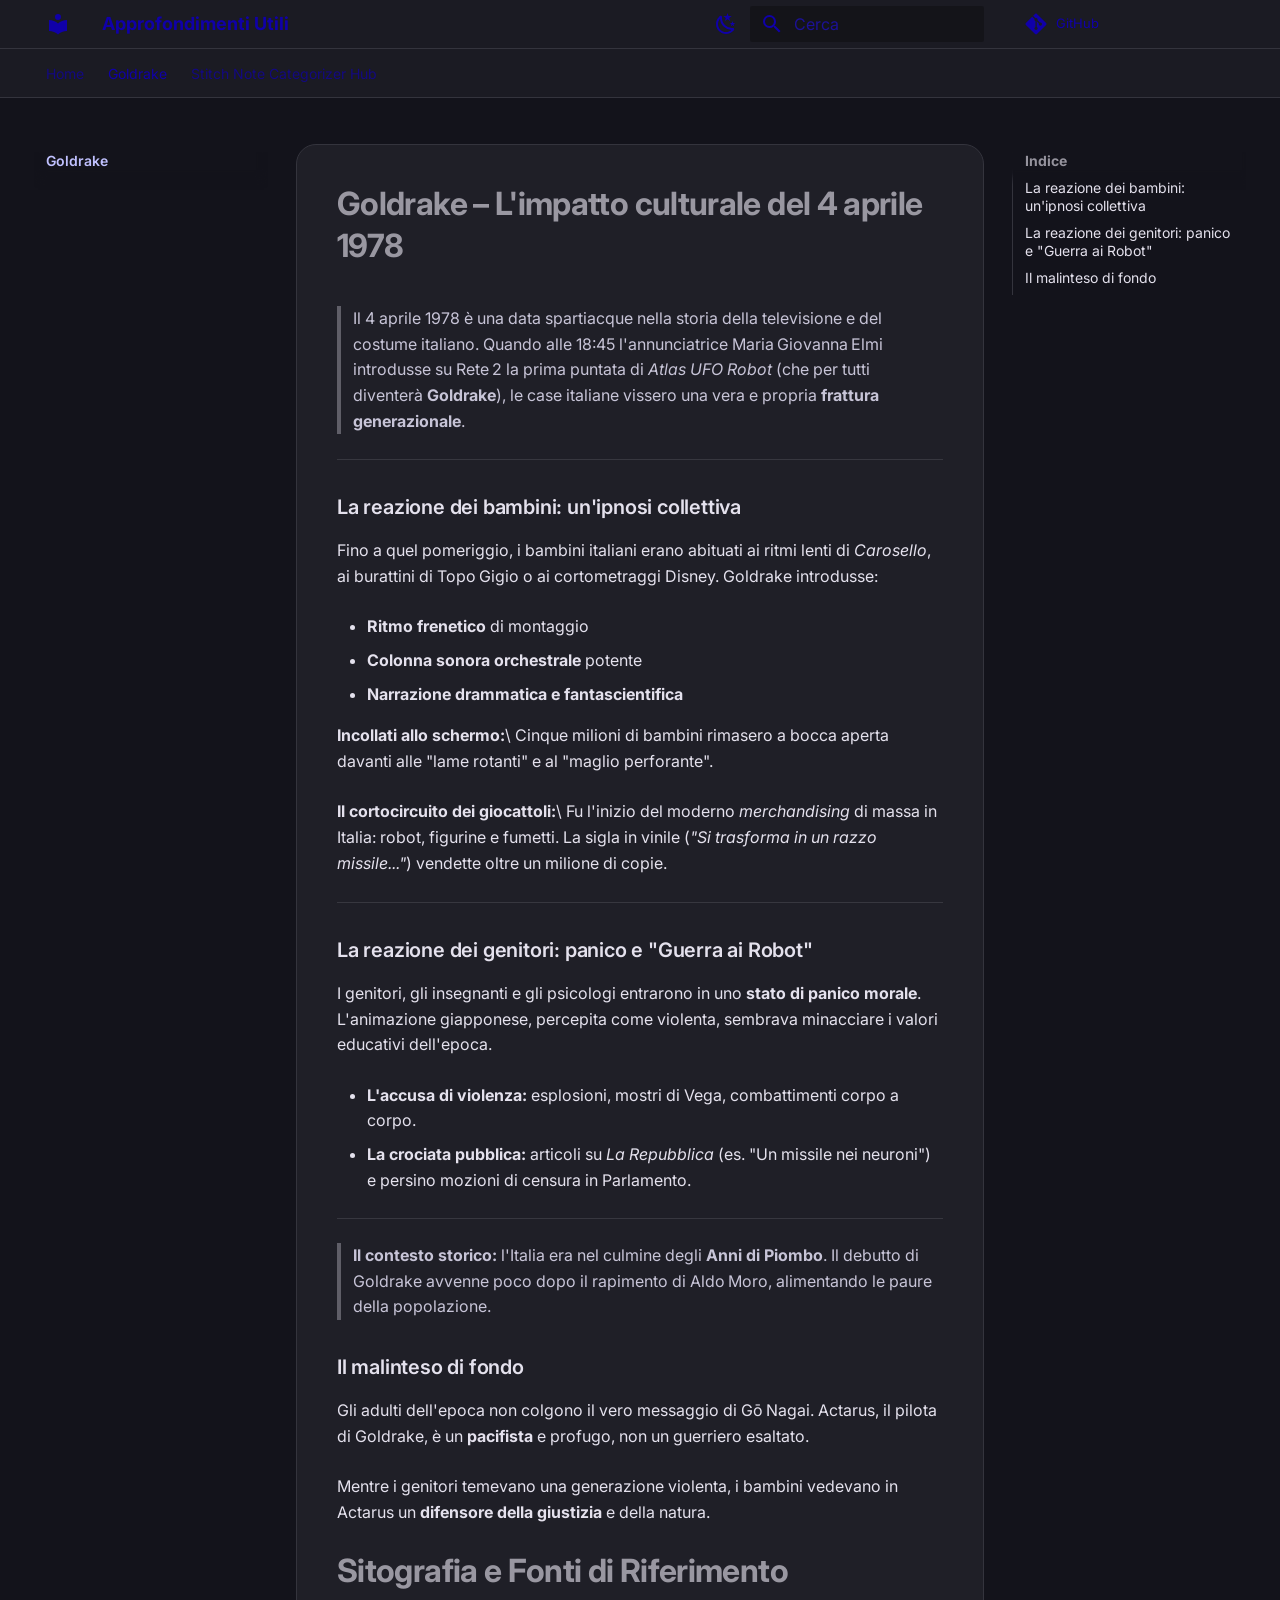
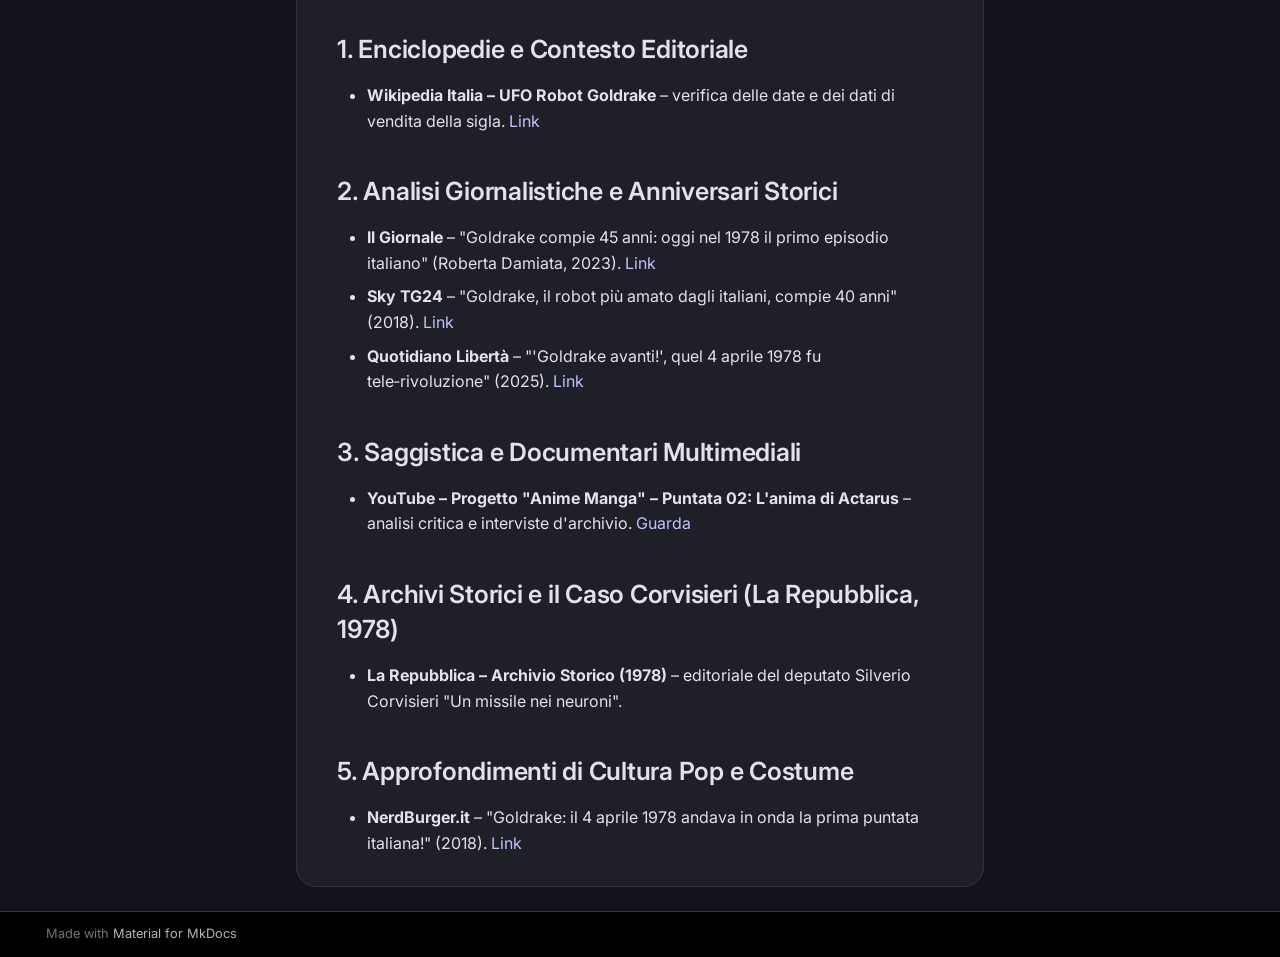
<file: goldrake/report/index.html>
<!doctype html>
<html lang="it" class="no-js">
  <head>
    
      <meta charset="utf-8">
      <meta name="viewport" content="width=device-width,initial-scale=1">
      
        <meta name="description" content="Raccolta di approfondimenti su argomenti di cultura, design e tecnologia">
      
      
      
        <link rel="canonical" href="https://EliaSalerno.github.io/pr_da_approfondire/goldrake/report/">
      
      
        <link rel="prev" href="../..">
      
      
        <link rel="next" href="../../stitch_note_categorizer_hub/">
      
      
        
      
      
      <link rel="icon" href="../../assets/images/favicon.png">
      <meta name="generator" content="mkdocs-1.6.1, mkdocs-material-9.7.6">
    
    
      
        <title>Goldrake – L'impatto culturale del 4 aprile 1978 - Approfondimenti Utili</title>
      
    
    
      <link rel="stylesheet" href="../../assets/stylesheets/main.484c7ddc.min.css">
      
        
        <link rel="stylesheet" href="../../assets/stylesheets/palette.ab4e12ef.min.css">
      
      


    
    
      
    
    
      
        
        
        <link rel="preconnect" href="https://fonts.gstatic.com" crossorigin>
        <link rel="stylesheet" href="https://fonts.googleapis.com/css?family=Inter:300,300i,400,400i,700,700i%7CJetBrains+Mono:400,400i,700,700i&display=fallback">
        <style>:root{--md-text-font:"Inter";--md-code-font:"JetBrains Mono"}</style>
      
    
    
      <link rel="stylesheet" href="../../assets/stylesheets/nocturne-scholastic.css">
    
    <script>__md_scope=new URL("../..",location),__md_hash=e=>[...e].reduce(((e,_)=>(e<<5)-e+_.charCodeAt(0)),0),__md_get=(e,_=localStorage,t=__md_scope)=>JSON.parse(_.getItem(t.pathname+"."+e)),__md_set=(e,_,t=localStorage,a=__md_scope)=>{try{t.setItem(a.pathname+"."+e,JSON.stringify(_))}catch(e){}}</script>
    
      

    
    
  </head>
  
  
    
    
      
    
    
    
    
    <body dir="ltr" data-md-color-scheme="nocturne-scholastic" data-md-color-primary="custom" data-md-color-accent="custom">
  
    
    <input class="md-toggle" data-md-toggle="drawer" type="checkbox" id="__drawer" autocomplete="off">
    <input class="md-toggle" data-md-toggle="search" type="checkbox" id="__search" autocomplete="off">
    <label class="md-overlay" for="__drawer"></label>
    <div data-md-component="skip">
      
        
        <a href="#goldrake-limpatto-culturale-del-4-aprile-1978" class="md-skip">
          Vai al contenuto
        </a>
      
    </div>
    <div data-md-component="announce">
      
    </div>
    
    
      

<header class="md-header" data-md-component="header">
  <nav class="md-header__inner md-grid" aria-label="Intestazione">
    <a href="../.." title="Approfondimenti Utili" class="md-header__button md-logo" aria-label="Approfondimenti Utili" data-md-component="logo">
      
  
  <svg xmlns="http://www.w3.org/2000/svg" viewBox="0 0 24 24"><path d="M12 8a3 3 0 0 0 3-3 3 3 0 0 0-3-3 3 3 0 0 0-3 3 3 3 0 0 0 3 3m0 3.54C9.64 9.35 6.5 8 3 8v11c3.5 0 6.64 1.35 9 3.54 2.36-2.19 5.5-3.54 9-3.54V8c-3.5 0-6.64 1.35-9 3.54"/></svg>

    </a>
    <label class="md-header__button md-icon" for="__drawer">
      
      <svg xmlns="http://www.w3.org/2000/svg" viewBox="0 0 24 24"><path d="M3 6h18v2H3zm0 5h18v2H3zm0 5h18v2H3z"/></svg>
    </label>
    <div class="md-header__title" data-md-component="header-title">
      <div class="md-header__ellipsis">
        <div class="md-header__topic">
          <span class="md-ellipsis">
            Approfondimenti Utili
          </span>
        </div>
        <div class="md-header__topic" data-md-component="header-topic">
          <span class="md-ellipsis">
            
              Goldrake – L'impatto culturale del 4 aprile 1978
            
          </span>
        </div>
      </div>
    </div>
    
      
        <form class="md-header__option" data-md-component="palette">
  
    
    
    
    <input class="md-option" data-md-color-media="" data-md-color-scheme="nocturne-scholastic" data-md-color-primary="custom" data-md-color-accent="custom"  aria-label="Passa alla modalità chiara"  type="radio" name="__palette" id="__palette_0">
    
      <label class="md-header__button md-icon" title="Passa alla modalità chiara" for="__palette_1" hidden>
        <svg xmlns="http://www.w3.org/2000/svg" viewBox="0 0 24 24"><path d="m17.75 4.09-2.53 1.94.91 3.06-2.63-1.81-2.63 1.81.91-3.06-2.53-1.94L12.44 4l1.06-3 1.06 3zm3.5 6.91-1.64 1.25.59 1.98-1.7-1.17-1.7 1.17.59-1.98L15.75 11l2.06-.05L18.5 9l.69 1.95zm-2.28 4.95c.83-.08 1.72 1.1 1.19 1.85-.32.45-.66.87-1.08 1.27C15.17 23 8.84 23 4.94 19.07c-3.91-3.9-3.91-10.24 0-14.14.4-.4.82-.76 1.27-1.08.75-.53 1.93.36 1.85 1.19-.27 2.86.69 5.83 2.89 8.02a9.96 9.96 0 0 0 8.02 2.89m-1.64 2.02a12.08 12.08 0 0 1-7.8-3.47c-2.17-2.19-3.33-5-3.49-7.82-2.81 3.14-2.7 7.96.31 10.98 3.02 3.01 7.84 3.12 10.98.31"/></svg>
      </label>
    
  
    
    
    
    <input class="md-option" data-md-color-media="" data-md-color-scheme="nocturne-scholastic-light" data-md-color-primary="custom" data-md-color-accent="custom"  aria-label="Passa alla modalità scura"  type="radio" name="__palette" id="__palette_1">
    
      <label class="md-header__button md-icon" title="Passa alla modalità scura" for="__palette_0" hidden>
        <svg xmlns="http://www.w3.org/2000/svg" viewBox="0 0 24 24"><path d="M12 7a5 5 0 0 1 5 5 5 5 0 0 1-5 5 5 5 0 0 1-5-5 5 5 0 0 1 5-5m0 2a3 3 0 0 0-3 3 3 3 0 0 0 3 3 3 3 0 0 0 3-3 3 3 0 0 0-3-3m0-7 2.39 3.42C13.65 5.15 12.84 5 12 5s-1.65.15-2.39.42zM3.34 7l4.16-.35A7.2 7.2 0 0 0 5.94 8.5c-.44.74-.69 1.5-.83 2.29zm.02 10 1.76-3.77a7.131 7.131 0 0 0 2.38 4.14zM20.65 7l-1.77 3.79a7.02 7.02 0 0 0-2.38-4.15zm-.01 10-4.14.36c.59-.51 1.12-1.14 1.54-1.86.42-.73.69-1.5.83-2.29zM12 22l-2.41-3.44c.74.27 1.55.44 2.41.44.82 0 1.63-.17 2.37-.44z"/></svg>
      </label>
    
  
</form>
      
    
    
      <script>var palette=__md_get("__palette");if(palette&&palette.color){if("(prefers-color-scheme)"===palette.color.media){var media=matchMedia("(prefers-color-scheme: light)"),input=document.querySelector(media.matches?"[data-md-color-media='(prefers-color-scheme: light)']":"[data-md-color-media='(prefers-color-scheme: dark)']");palette.color.media=input.getAttribute("data-md-color-media"),palette.color.scheme=input.getAttribute("data-md-color-scheme"),palette.color.primary=input.getAttribute("data-md-color-primary"),palette.color.accent=input.getAttribute("data-md-color-accent")}for(var[key,value]of Object.entries(palette.color))document.body.setAttribute("data-md-color-"+key,value)}</script>
    
    
    
      
      
        <label class="md-header__button md-icon" for="__search">
          
          <svg xmlns="http://www.w3.org/2000/svg" viewBox="0 0 24 24"><path d="M9.5 3A6.5 6.5 0 0 1 16 9.5c0 1.61-.59 3.09-1.56 4.23l.27.27h.79l5 5-1.5 1.5-5-5v-.79l-.27-.27A6.52 6.52 0 0 1 9.5 16 6.5 6.5 0 0 1 3 9.5 6.5 6.5 0 0 1 9.5 3m0 2C7 5 5 7 5 9.5S7 14 9.5 14 14 12 14 9.5 12 5 9.5 5"/></svg>
        </label>
        <div class="md-search" data-md-component="search" role="dialog">
  <label class="md-search__overlay" for="__search"></label>
  <div class="md-search__inner" role="search">
    <form class="md-search__form" name="search">
      <input type="text" class="md-search__input" name="query" aria-label="Cerca" placeholder="Cerca" autocapitalize="off" autocorrect="off" autocomplete="off" spellcheck="false" data-md-component="search-query" required>
      <label class="md-search__icon md-icon" for="__search">
        
        <svg xmlns="http://www.w3.org/2000/svg" viewBox="0 0 24 24"><path d="M9.5 3A6.5 6.5 0 0 1 16 9.5c0 1.61-.59 3.09-1.56 4.23l.27.27h.79l5 5-1.5 1.5-5-5v-.79l-.27-.27A6.52 6.52 0 0 1 9.5 16 6.5 6.5 0 0 1 3 9.5 6.5 6.5 0 0 1 9.5 3m0 2C7 5 5 7 5 9.5S7 14 9.5 14 14 12 14 9.5 12 5 9.5 5"/></svg>
        
        <svg xmlns="http://www.w3.org/2000/svg" viewBox="0 0 24 24"><path d="M20 11v2H8l5.5 5.5-1.42 1.42L4.16 12l7.92-7.92L13.5 5.5 8 11z"/></svg>
      </label>
      <nav class="md-search__options" aria-label="Cerca">
        
        <button type="reset" class="md-search__icon md-icon" title="Cancella" aria-label="Cancella" tabindex="-1">
          
          <svg xmlns="http://www.w3.org/2000/svg" viewBox="0 0 24 24"><path d="M19 6.41 17.59 5 12 10.59 6.41 5 5 6.41 10.59 12 5 17.59 6.41 19 12 13.41 17.59 19 19 17.59 13.41 12z"/></svg>
        </button>
      </nav>
      
        <div class="md-search__suggest" data-md-component="search-suggest"></div>
      
    </form>
    <div class="md-search__output">
      <div class="md-search__scrollwrap" tabindex="0" data-md-scrollfix>
        <div class="md-search-result" data-md-component="search-result">
          <div class="md-search-result__meta">
            Inizializza la ricerca
          </div>
          <ol class="md-search-result__list" role="presentation"></ol>
        </div>
      </div>
    </div>
  </div>
</div>
      
    
    
      <div class="md-header__source">
        <a href="https://github.com/elias-student/pr-da-approfondire" title="Apri repository" class="md-source" data-md-component="source">
  <div class="md-source__icon md-icon">
    
    <svg xmlns="http://www.w3.org/2000/svg" viewBox="0 0 448 512"><!--! Font Awesome Free 7.1.0 by @fontawesome - https://fontawesome.com License - https://fontawesome.com/license/free (Icons: CC BY 4.0, Fonts: SIL OFL 1.1, Code: MIT License) Copyright 2025 Fonticons, Inc.--><path d="M439.6 236.1 244 40.5c-5.4-5.5-12.8-8.5-20.4-8.5s-15 3-20.4 8.4L162.5 81l51.5 51.5c27.1-9.1 52.7 16.8 43.4 43.7l49.7 49.7c34.2-11.8 61.2 31 35.5 56.7-26.5 26.5-70.2-2.9-56-37.3L240.3 199v121.9c25.3 12.5 22.3 41.8 9.1 55-6.4 6.4-15.2 10.1-24.3 10.1s-17.8-3.6-24.3-10.1c-17.6-17.6-11.1-46.9 11.2-56v-123c-20.8-8.5-24.6-30.7-18.6-45L142.6 101 8.5 235.1C3 240.6 0 247.9 0 255.5s3 15 8.5 20.4l195.6 195.7c5.4 5.4 12.7 8.4 20.4 8.4s15-3 20.4-8.4l194.7-194.7c5.4-5.4 8.4-12.8 8.4-20.4s-3-15-8.4-20.4"/></svg>
  </div>
  <div class="md-source__repository">
    GitHub
  </div>
</a>
      </div>
    
  </nav>
  
</header>
    
    <div class="md-container" data-md-component="container">
      
      
        
          
            
<nav class="md-tabs" aria-label="Tabs" data-md-component="tabs">
  <div class="md-grid">
    <ul class="md-tabs__list">
      
        
  
  
  
  
    <li class="md-tabs__item">
      <a href="../.." class="md-tabs__link">
        
  
  
    
  
  Home

      </a>
    </li>
  

      
        
  
  
  
    
  
  
    <li class="md-tabs__item md-tabs__item--active">
      <a href="./" class="md-tabs__link">
        
  
  
    
  
  Goldrake

      </a>
    </li>
  

      
        
  
  
  
  
    
    
      <li class="md-tabs__item">
        <a href="../../stitch_note_categorizer_hub/" class="md-tabs__link">
          
  
  
    
  
  Stitch Note Categorizer Hub

        </a>
      </li>
    
  

      
    </ul>
  </div>
</nav>
          
        
      
      <main class="md-main" data-md-component="main">
        <div class="md-main__inner md-grid">
          
            
              
              <div class="md-sidebar md-sidebar--primary" data-md-component="sidebar" data-md-type="navigation" >
                <div class="md-sidebar__scrollwrap">
                  <div class="md-sidebar__inner">
                    


  


<nav class="md-nav md-nav--primary md-nav--lifted" aria-label="Navigazione" data-md-level="0">
  <label class="md-nav__title" for="__drawer">
    <a href="../.." title="Approfondimenti Utili" class="md-nav__button md-logo" aria-label="Approfondimenti Utili" data-md-component="logo">
      
  
  <svg xmlns="http://www.w3.org/2000/svg" viewBox="0 0 24 24"><path d="M12 8a3 3 0 0 0 3-3 3 3 0 0 0-3-3 3 3 0 0 0-3 3 3 3 0 0 0 3 3m0 3.54C9.64 9.35 6.5 8 3 8v11c3.5 0 6.64 1.35 9 3.54 2.36-2.19 5.5-3.54 9-3.54V8c-3.5 0-6.64 1.35-9 3.54"/></svg>

    </a>
    Approfondimenti Utili
  </label>
  
    <div class="md-nav__source">
      <a href="https://github.com/elias-student/pr-da-approfondire" title="Apri repository" class="md-source" data-md-component="source">
  <div class="md-source__icon md-icon">
    
    <svg xmlns="http://www.w3.org/2000/svg" viewBox="0 0 448 512"><!--! Font Awesome Free 7.1.0 by @fontawesome - https://fontawesome.com License - https://fontawesome.com/license/free (Icons: CC BY 4.0, Fonts: SIL OFL 1.1, Code: MIT License) Copyright 2025 Fonticons, Inc.--><path d="M439.6 236.1 244 40.5c-5.4-5.5-12.8-8.5-20.4-8.5s-15 3-20.4 8.4L162.5 81l51.5 51.5c27.1-9.1 52.7 16.8 43.4 43.7l49.7 49.7c34.2-11.8 61.2 31 35.5 56.7-26.5 26.5-70.2-2.9-56-37.3L240.3 199v121.9c25.3 12.5 22.3 41.8 9.1 55-6.4 6.4-15.2 10.1-24.3 10.1s-17.8-3.6-24.3-10.1c-17.6-17.6-11.1-46.9 11.2-56v-123c-20.8-8.5-24.6-30.7-18.6-45L142.6 101 8.5 235.1C3 240.6 0 247.9 0 255.5s3 15 8.5 20.4l195.6 195.7c5.4 5.4 12.7 8.4 20.4 8.4s15-3 20.4-8.4l194.7-194.7c5.4-5.4 8.4-12.8 8.4-20.4s-3-15-8.4-20.4"/></svg>
  </div>
  <div class="md-source__repository">
    GitHub
  </div>
</a>
    </div>
  
  <ul class="md-nav__list" data-md-scrollfix>
    
      
      
  
  
  
  
    <li class="md-nav__item">
      <a href="../.." class="md-nav__link">
        
  
  
  <span class="md-ellipsis">
    
  
    Home
  

    
  </span>
  
  

      </a>
    </li>
  

    
      
      
  
  
    
  
  
  
    <li class="md-nav__item md-nav__item--active">
      
      <input class="md-nav__toggle md-toggle" type="checkbox" id="__toc">
      
      
        
      
      
        <label class="md-nav__link md-nav__link--active" for="__toc">
          
  
  
  <span class="md-ellipsis">
    
  
    Goldrake
  

    
  </span>
  
  

          <span class="md-nav__icon md-icon"></span>
        </label>
      
      <a href="./" class="md-nav__link md-nav__link--active">
        
  
  
  <span class="md-ellipsis">
    
  
    Goldrake
  

    
  </span>
  
  

      </a>
      
        

<nav class="md-nav md-nav--secondary" aria-label="Indice">
  
  
  
    
  
  
    <label class="md-nav__title" for="__toc">
      <span class="md-nav__icon md-icon"></span>
      Indice
    </label>
    <ul class="md-nav__list" data-md-component="toc" data-md-scrollfix>
      
        <li class="md-nav__item">
  <a href="#la-reazione-dei-bambini-unipnosi-collettiva" class="md-nav__link">
    <span class="md-ellipsis">
      
        La reazione dei bambini: un'ipnosi collettiva
      
    </span>
  </a>
  
</li>
      
        <li class="md-nav__item">
  <a href="#la-reazione-dei-genitori-panico-e-guerra-ai-robot" class="md-nav__link">
    <span class="md-ellipsis">
      
        La reazione dei genitori: panico e "Guerra ai Robot"
      
    </span>
  </a>
  
</li>
      
        <li class="md-nav__item">
  <a href="#il-malinteso-di-fondo" class="md-nav__link">
    <span class="md-ellipsis">
      
        Il malinteso di fondo
      
    </span>
  </a>
  
</li>
      
    </ul>
  
</nav>
      
    </li>
  

    
      
      
  
  
  
  
    
    
      
        
          
        
      
        
      
        
      
    
    
    
      
      
        
      
    
    
    <li class="md-nav__item md-nav__item--nested">
      
        
        
        <input class="md-nav__toggle md-toggle " type="checkbox" id="__nav_3" >
        
          
          <div class="md-nav__link md-nav__container">
            <a href="../../stitch_note_categorizer_hub/" class="md-nav__link ">
              
  
  
  <span class="md-ellipsis">
    
  
    Stitch Note Categorizer Hub
  

    
  </span>
  
  

            </a>
            
              
              <label class="md-nav__link " for="__nav_3" id="__nav_3_label" tabindex="0">
                <span class="md-nav__icon md-icon"></span>
              </label>
            
          </div>
        
        <nav class="md-nav" data-md-level="1" aria-labelledby="__nav_3_label" aria-expanded="false">
          <label class="md-nav__title" for="__nav_3">
            <span class="md-nav__icon md-icon"></span>
            
  
    Stitch Note Categorizer Hub
  

          </label>
          <ul class="md-nav__list" data-md-scrollfix>
            
              
            
              
                
  
  
  
  
    <li class="md-nav__item">
      <a href="../../stitch_note_categorizer_hub/nocturne_scholastic/" class="md-nav__link">
        
  
  
  <span class="md-ellipsis">
    
  
    Design System
  

    
  </span>
  
  

      </a>
    </li>
  

              
            
              
                
  
  
  
  
    <li class="md-nav__item">
      <a href="../../stitch_note_categorizer_hub/schermate/" class="md-nav__link">
        
  
  
  <span class="md-ellipsis">
    
  
    Schermate
  

    
  </span>
  
  

      </a>
    </li>
  

              
            
          </ul>
        </nav>
      
    </li>
  

    
  </ul>
</nav>
                  </div>
                </div>
              </div>
            
            
              
              <div class="md-sidebar md-sidebar--secondary" data-md-component="sidebar" data-md-type="toc" >
                <div class="md-sidebar__scrollwrap">
                  <div class="md-sidebar__inner">
                    

<nav class="md-nav md-nav--secondary" aria-label="Indice">
  
  
  
    
  
  
    <label class="md-nav__title" for="__toc">
      <span class="md-nav__icon md-icon"></span>
      Indice
    </label>
    <ul class="md-nav__list" data-md-component="toc" data-md-scrollfix>
      
        <li class="md-nav__item">
  <a href="#la-reazione-dei-bambini-unipnosi-collettiva" class="md-nav__link">
    <span class="md-ellipsis">
      
        La reazione dei bambini: un'ipnosi collettiva
      
    </span>
  </a>
  
</li>
      
        <li class="md-nav__item">
  <a href="#la-reazione-dei-genitori-panico-e-guerra-ai-robot" class="md-nav__link">
    <span class="md-ellipsis">
      
        La reazione dei genitori: panico e "Guerra ai Robot"
      
    </span>
  </a>
  
</li>
      
        <li class="md-nav__item">
  <a href="#il-malinteso-di-fondo" class="md-nav__link">
    <span class="md-ellipsis">
      
        Il malinteso di fondo
      
    </span>
  </a>
  
</li>
      
    </ul>
  
</nav>
                  </div>
                </div>
              </div>
            
          
          
            <div class="md-content" data-md-component="content">
              
                



  


              
              <article class="md-content__inner md-typeset">
                
                  


  
  


<h1 id="goldrake-limpatto-culturale-del-4-aprile-1978">Goldrake – L'impatto culturale del 4 aprile 1978<a class="headerlink" href="#goldrake-limpatto-culturale-del-4-aprile-1978" title="Permanent link">&para;</a></h1>
<blockquote>
<p>Il 4 aprile 1978 è una data spartiacque nella storia della televisione e del costume italiano. Quando alle 18:45 l'annunciatrice Maria Giovanna Elmi introdusse su Rete 2 la prima puntata di <em>Atlas UFO Robot</em> (che per tutti diventerà <strong>Goldrake</strong>), le case italiane vissero una vera e propria <strong>frattura generazionale</strong>.</p>
</blockquote>
<hr />
<h3 id="la-reazione-dei-bambini-unipnosi-collettiva">La reazione dei bambini: un'ipnosi collettiva<a class="headerlink" href="#la-reazione-dei-bambini-unipnosi-collettiva" title="Permanent link">&para;</a></h3>
<p>Fino a quel pomeriggio, i bambini italiani erano abituati ai ritmi lenti di <em>Carosello</em>, ai burattini di Topo Gigio o ai cortometraggi Disney. Goldrake introdusse:</p>
<ul>
<li><strong>Ritmo frenetico</strong> di montaggio</li>
<li><strong>Colonna sonora orchestrale</strong> potente</li>
<li><strong>Narrazione drammatica e fantascientifica</strong></li>
</ul>
<p><strong>Incollati allo schermo:</strong>\
Cinque milioni di bambini rimasero a bocca aperta davanti alle "lame rotanti" e al "maglio perforante".</p>
<p><strong>Il cortocircuito dei giocattoli:</strong>\
Fu l'inizio del moderno <em>merchandising</em> di massa in Italia: robot, figurine e fumetti. La sigla in vinile (<em>"Si trasforma in un razzo missile..."</em>) vendette oltre un milione di copie.</p>
<hr />
<h3 id="la-reazione-dei-genitori-panico-e-guerra-ai-robot">La reazione dei genitori: panico e "Guerra ai Robot"<a class="headerlink" href="#la-reazione-dei-genitori-panico-e-guerra-ai-robot" title="Permanent link">&para;</a></h3>
<p>I genitori, gli insegnanti e gli psicologi entrarono in uno <strong>stato di panico morale</strong>. L'animazione giapponese, percepita come violenta, sembrava minacciare i valori educativi dell'epoca.</p>
<ul>
<li><strong>L'accusa di violenza:</strong> esplosioni, mostri di Vega, combattimenti corpo a corpo.</li>
<li><strong>La crociata pubblica:</strong> articoli su <em>La Repubblica</em> (es. "Un missile nei neuroni") e persino mozioni di censura in Parlamento.</li>
</ul>
<hr />
<blockquote>
<p><strong>Il contesto storico:</strong> l'Italia era nel culmine degli <strong>Anni di Piombo</strong>. Il debutto di Goldrake avvenne poco dopo il rapimento di Aldo Moro, alimentando le paure della popolazione.</p>
</blockquote>
<h3 id="il-malinteso-di-fondo">Il malinteso di fondo<a class="headerlink" href="#il-malinteso-di-fondo" title="Permanent link">&para;</a></h3>
<p>Gli adulti dell'epoca non colgono il vero messaggio di Gō Nagai. Actarus, il pilota di Goldrake, è un <strong>pacifista</strong> e profugo, non un guerriero esaltato.</p>
<p>Mentre i genitori temevano una generazione violenta, i bambini vedevano in Actarus un <strong>difensore della giustizia</strong> e della natura.</p>
<h1 id="sitografia-e-fonti-di-riferimento">Sitografia e Fonti di Riferimento<a class="headerlink" href="#sitografia-e-fonti-di-riferimento" title="Permanent link">&para;</a></h1>
<h2 id="1-enciclopedie-e-contesto-editoriale">1. Enciclopedie e Contesto Editoriale<a class="headerlink" href="#1-enciclopedie-e-contesto-editoriale" title="Permanent link">&para;</a></h2>
<ul>
<li><strong>Wikipedia Italia – UFO Robot Goldrake</strong> – verifica delle date e dei dati di vendita della sigla. <a href="https://it.wikipedia.org/wiki/UFO_Robot_Goldrake">Link</a></li>
</ul>
<h2 id="2-analisi-giornalistiche-e-anniversari-storici">2. Analisi Giornalistiche e Anniversari Storici<a class="headerlink" href="#2-analisi-giornalistiche-e-anniversari-storici" title="Permanent link">&para;</a></h2>
<ul>
<li><strong>Il Giornale</strong> – "Goldrake compie 45 anni: oggi nel 1978 il primo episodio italiano" (Roberta Damiata, 2023). <a href="https://www.ilgiornale.it/news/tv/goldrake-compie-45-anni-primo-episodio-italiano-nel-78-2134578.html">Link</a></li>
<li><strong>Sky TG24</strong> – "Goldrake, il robot più amato dagli italiani, compie 40 anni" (2018). <a href="https://tg24.sky.it/spettacolo/2018/04/04/goldrake-40-anni-italia">Link</a></li>
<li><strong>Quotidiano Libertà</strong> – "'Goldrake avanti!', quel 4 aprile 1978 fu tele‑rivoluzione" (2025). <a href="https://liberta.it/news/lifestyle/cinema-e-spettacolo/cinepop/goldrake-avanti-quel-4-aprile-1978-fu-tele-rivoluzione/93890">Link</a></li>
</ul>
<h2 id="3-saggistica-e-documentari-multimediali">3. Saggistica e Documentari Multimediali<a class="headerlink" href="#3-saggistica-e-documentari-multimediali" title="Permanent link">&para;</a></h2>
<ul>
<li><strong>YouTube – Progetto "Anime Manga" – Puntata 02: L'anima di Actarus</strong> – analisi critica e interviste d'archivio. <a href="https://www.youtube.com/watch?v=iXtVc-0ECOE">Guarda</a></li>
</ul>
<h2 id="4-archivi-storici-e-il-caso-corvisieri-la-repubblica-1978">4. Archivi Storici e il Caso Corvisieri (La Repubblica, 1978)<a class="headerlink" href="#4-archivi-storici-e-il-caso-corvisieri-la-repubblica-1978" title="Permanent link">&para;</a></h2>
<ul>
<li><strong>La Repubblica – Archivio Storico (1978)</strong> – editoriale del deputato Silverio Corvisieri "Un missile nei neuroni".</li>
</ul>
<h2 id="5-approfondimenti-di-cultura-pop-e-costume">5. Approfondimenti di Cultura Pop e Costume<a class="headerlink" href="#5-approfondimenti-di-cultura-pop-e-costume" title="Permanent link">&para;</a></h2>
<ul>
<li><strong>NerdBurger.it</strong> – "Goldrake: il 4 aprile 1978 andava in onda la prima puntata italiana!" (2018). <a href="https://www.nerdburger.it/goldrake-40-anni/">Link</a></li>
</ul>







  
  






                
              </article>
            </div>
          
          
<script>var target=document.getElementById(location.hash.slice(1));target&&target.name&&(target.checked=target.name.startsWith("__tabbed_"))</script>
        </div>
        
      </main>
      
        <footer class="md-footer">
  
  <div class="md-footer-meta md-typeset">
    <div class="md-footer-meta__inner md-grid">
      <div class="md-copyright">
  
  
    Made with
    <a href="https://squidfunk.github.io/mkdocs-material/" target="_blank" rel="noopener">
      Material for MkDocs
    </a>
  
</div>
      
    </div>
  </div>
</footer>
      
    </div>
    <div class="md-dialog" data-md-component="dialog">
      <div class="md-dialog__inner md-typeset"></div>
    </div>
    
    
    
      
      
      <script id="__config" type="application/json">{"annotate": null, "base": "../..", "features": ["navigation.instant", "navigation.tracking", "navigation.tabs", "navigation.sections", "navigation.path", "navigation.indexes", "toc.follow", "search.suggest", "search.highlight", "content.code.copy"], "search": "../../assets/javascripts/workers/search.2c215733.min.js", "tags": null, "translations": {"clipboard.copied": "Copiato", "clipboard.copy": "Copia", "search.result.more.one": "1 altro in questa pagina", "search.result.more.other": "# altri in questa pagina", "search.result.none": "Nessun documento trovato", "search.result.one": "1 documento trovato", "search.result.other": "# documenti trovati", "search.result.placeholder": "Scrivi per iniziare a cercare", "search.result.term.missing": "Non presente", "select.version": "Seleziona la versione"}, "version": null}</script>
    
    
      <script src="../../assets/javascripts/bundle.79ae519e.min.js"></script>
      
    
  </body>
</html>
</file>
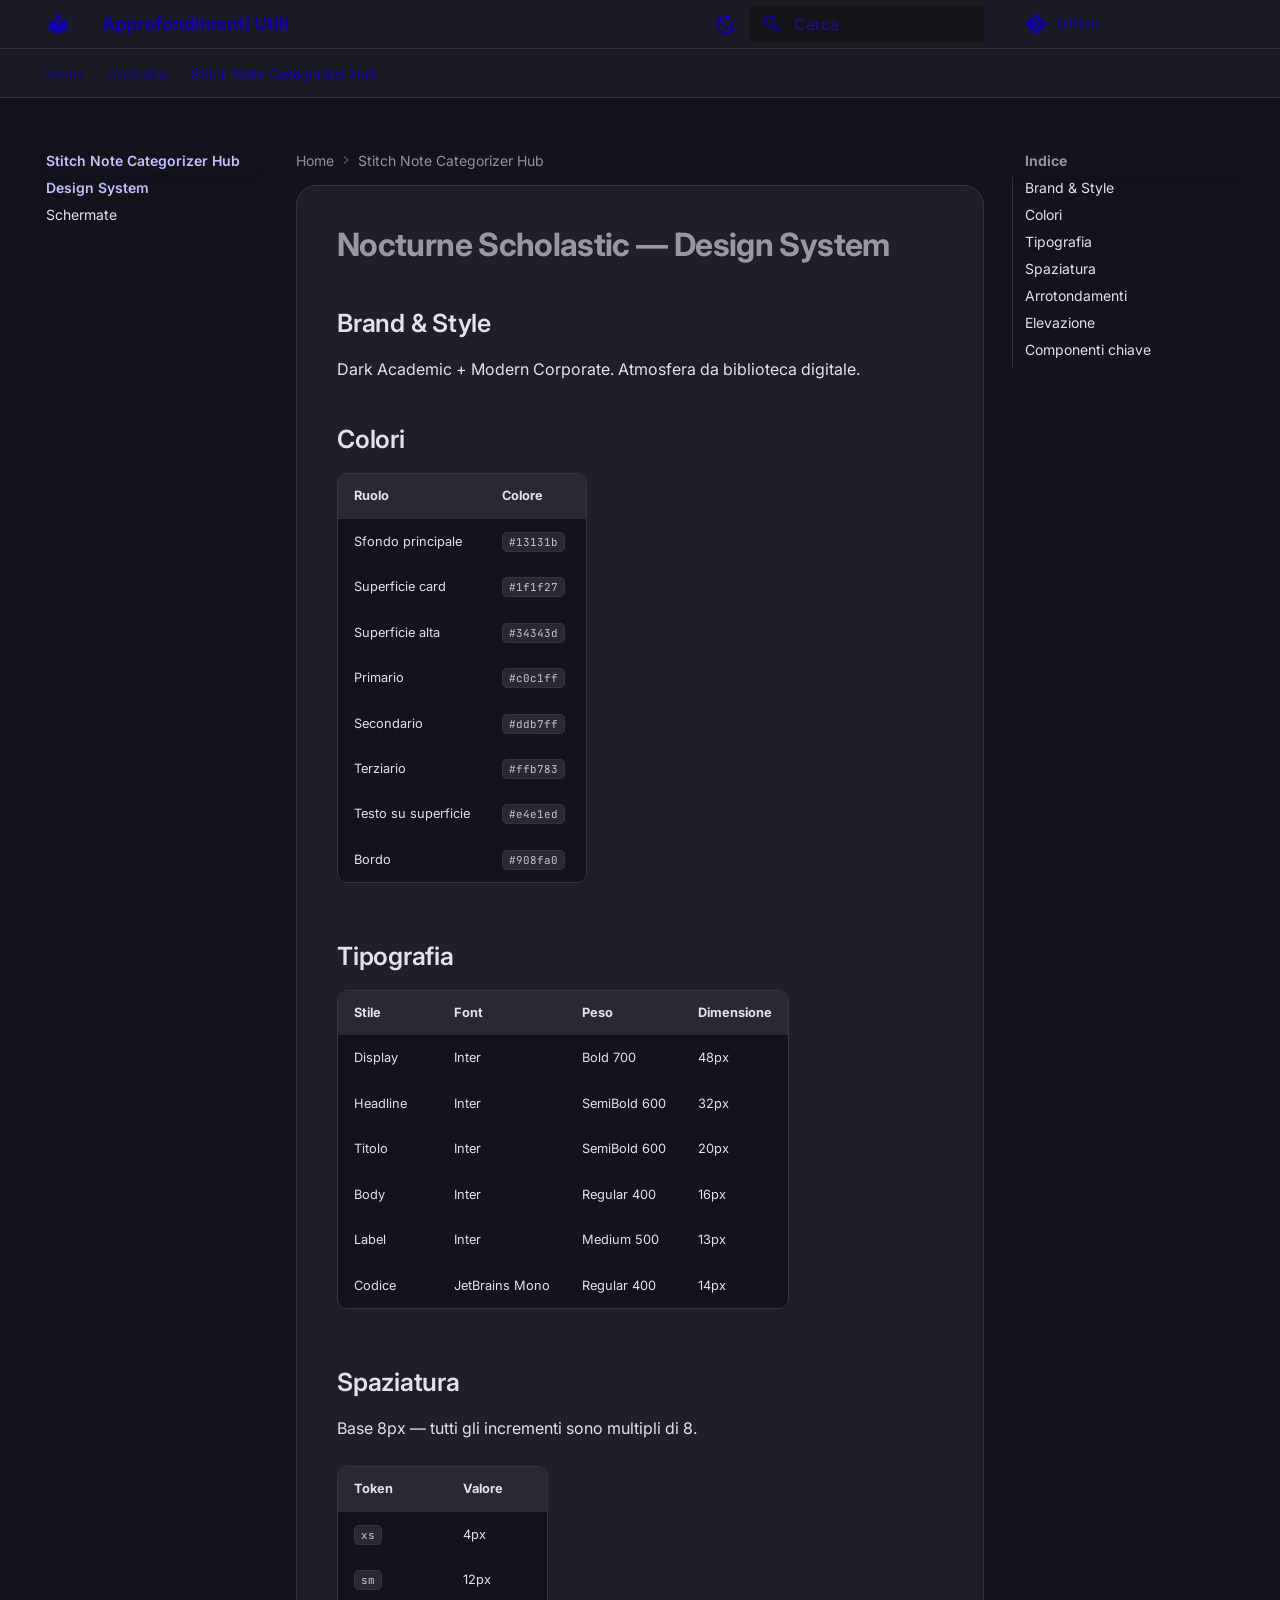
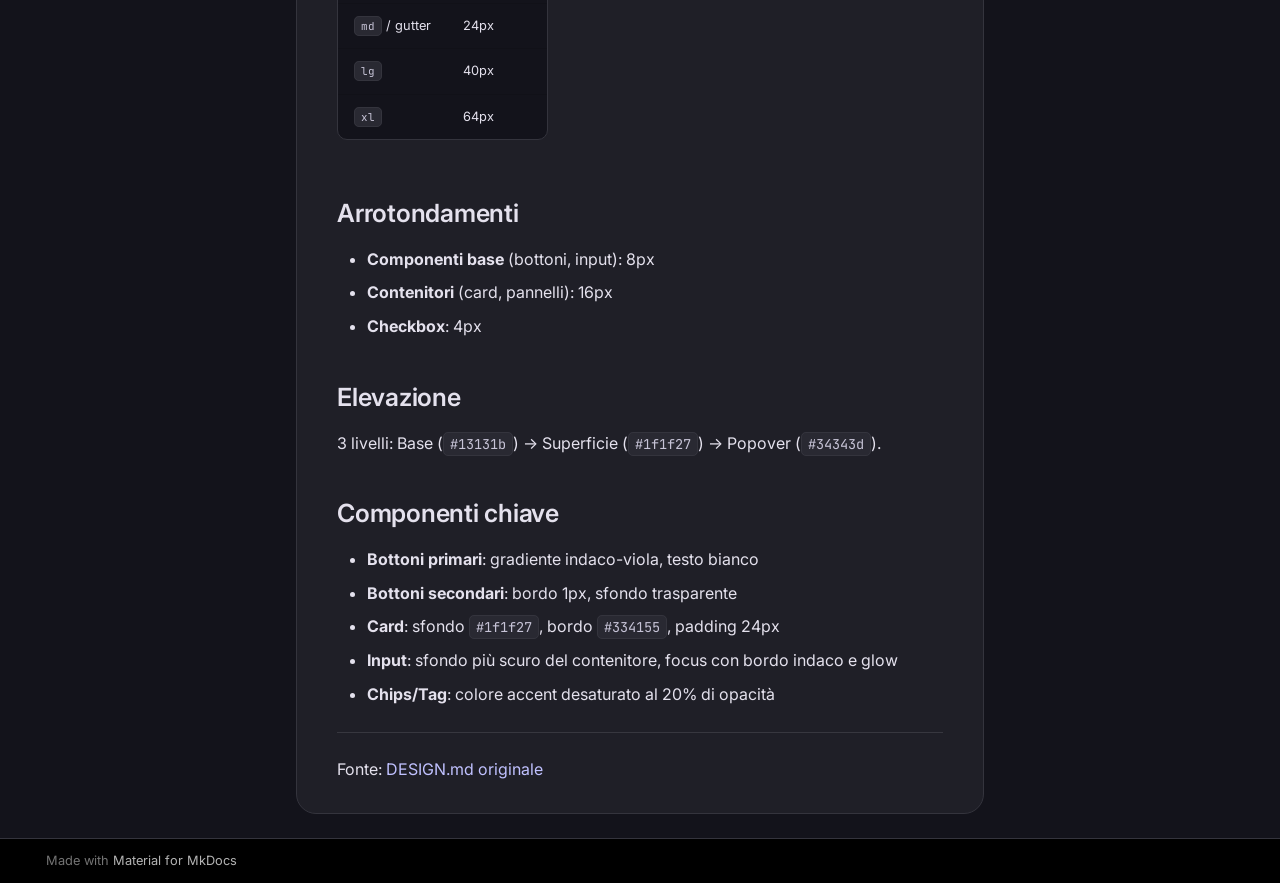
<file: stitch_note_categorizer_hub/nocturne_scholastic/index.html>
<!doctype html>
<html lang="it" class="no-js">
  <head>
    
      <meta charset="utf-8">
      <meta name="viewport" content="width=device-width,initial-scale=1">
      
        <meta name="description" content="Raccolta di approfondimenti su argomenti di cultura, design e tecnologia">
      
      
      
        <link rel="canonical" href="https://EliaSalerno.github.io/pr_da_approfondire/stitch_note_categorizer_hub/nocturne_scholastic/">
      
      
        <link rel="prev" href="../">
      
      
        <link rel="next" href="../schermate/">
      
      
        
      
      
      <link rel="icon" href="../../assets/images/favicon.png">
      <meta name="generator" content="mkdocs-1.6.1, mkdocs-material-9.7.6">
    
    
      
        <title>Nocturne Scholastic — Design System - Approfondimenti Utili</title>
      
    
    
      <link rel="stylesheet" href="../../assets/stylesheets/main.484c7ddc.min.css">
      
        
        <link rel="stylesheet" href="../../assets/stylesheets/palette.ab4e12ef.min.css">
      
      


    
    
      
    
    
      
        
        
        <link rel="preconnect" href="https://fonts.gstatic.com" crossorigin>
        <link rel="stylesheet" href="https://fonts.googleapis.com/css?family=Inter:300,300i,400,400i,700,700i%7CJetBrains+Mono:400,400i,700,700i&display=fallback">
        <style>:root{--md-text-font:"Inter";--md-code-font:"JetBrains Mono"}</style>
      
    
    
      <link rel="stylesheet" href="../../assets/stylesheets/nocturne-scholastic.css">
    
    <script>__md_scope=new URL("../..",location),__md_hash=e=>[...e].reduce(((e,_)=>(e<<5)-e+_.charCodeAt(0)),0),__md_get=(e,_=localStorage,t=__md_scope)=>JSON.parse(_.getItem(t.pathname+"."+e)),__md_set=(e,_,t=localStorage,a=__md_scope)=>{try{t.setItem(a.pathname+"."+e,JSON.stringify(_))}catch(e){}}</script>
    
      

    
    
  </head>
  
  
    
    
      
    
    
    
    
    <body dir="ltr" data-md-color-scheme="nocturne-scholastic" data-md-color-primary="custom" data-md-color-accent="custom">
  
    
    <input class="md-toggle" data-md-toggle="drawer" type="checkbox" id="__drawer" autocomplete="off">
    <input class="md-toggle" data-md-toggle="search" type="checkbox" id="__search" autocomplete="off">
    <label class="md-overlay" for="__drawer"></label>
    <div data-md-component="skip">
      
        
        <a href="#nocturne-scholastic-design-system" class="md-skip">
          Vai al contenuto
        </a>
      
    </div>
    <div data-md-component="announce">
      
    </div>
    
    
      

<header class="md-header" data-md-component="header">
  <nav class="md-header__inner md-grid" aria-label="Intestazione">
    <a href="../.." title="Approfondimenti Utili" class="md-header__button md-logo" aria-label="Approfondimenti Utili" data-md-component="logo">
      
  
  <svg xmlns="http://www.w3.org/2000/svg" viewBox="0 0 24 24"><path d="M12 8a3 3 0 0 0 3-3 3 3 0 0 0-3-3 3 3 0 0 0-3 3 3 3 0 0 0 3 3m0 3.54C9.64 9.35 6.5 8 3 8v11c3.5 0 6.64 1.35 9 3.54 2.36-2.19 5.5-3.54 9-3.54V8c-3.5 0-6.64 1.35-9 3.54"/></svg>

    </a>
    <label class="md-header__button md-icon" for="__drawer">
      
      <svg xmlns="http://www.w3.org/2000/svg" viewBox="0 0 24 24"><path d="M3 6h18v2H3zm0 5h18v2H3zm0 5h18v2H3z"/></svg>
    </label>
    <div class="md-header__title" data-md-component="header-title">
      <div class="md-header__ellipsis">
        <div class="md-header__topic">
          <span class="md-ellipsis">
            Approfondimenti Utili
          </span>
        </div>
        <div class="md-header__topic" data-md-component="header-topic">
          <span class="md-ellipsis">
            
              Nocturne Scholastic — Design System
            
          </span>
        </div>
      </div>
    </div>
    
      
        <form class="md-header__option" data-md-component="palette">
  
    
    
    
    <input class="md-option" data-md-color-media="" data-md-color-scheme="nocturne-scholastic" data-md-color-primary="custom" data-md-color-accent="custom"  aria-label="Passa alla modalità chiara"  type="radio" name="__palette" id="__palette_0">
    
      <label class="md-header__button md-icon" title="Passa alla modalità chiara" for="__palette_1" hidden>
        <svg xmlns="http://www.w3.org/2000/svg" viewBox="0 0 24 24"><path d="m17.75 4.09-2.53 1.94.91 3.06-2.63-1.81-2.63 1.81.91-3.06-2.53-1.94L12.44 4l1.06-3 1.06 3zm3.5 6.91-1.64 1.25.59 1.98-1.7-1.17-1.7 1.17.59-1.98L15.75 11l2.06-.05L18.5 9l.69 1.95zm-2.28 4.95c.83-.08 1.72 1.1 1.19 1.85-.32.45-.66.87-1.08 1.27C15.17 23 8.84 23 4.94 19.07c-3.91-3.9-3.91-10.24 0-14.14.4-.4.82-.76 1.27-1.08.75-.53 1.93.36 1.85 1.19-.27 2.86.69 5.83 2.89 8.02a9.96 9.96 0 0 0 8.02 2.89m-1.64 2.02a12.08 12.08 0 0 1-7.8-3.47c-2.17-2.19-3.33-5-3.49-7.82-2.81 3.14-2.7 7.96.31 10.98 3.02 3.01 7.84 3.12 10.98.31"/></svg>
      </label>
    
  
    
    
    
    <input class="md-option" data-md-color-media="" data-md-color-scheme="nocturne-scholastic-light" data-md-color-primary="custom" data-md-color-accent="custom"  aria-label="Passa alla modalità scura"  type="radio" name="__palette" id="__palette_1">
    
      <label class="md-header__button md-icon" title="Passa alla modalità scura" for="__palette_0" hidden>
        <svg xmlns="http://www.w3.org/2000/svg" viewBox="0 0 24 24"><path d="M12 7a5 5 0 0 1 5 5 5 5 0 0 1-5 5 5 5 0 0 1-5-5 5 5 0 0 1 5-5m0 2a3 3 0 0 0-3 3 3 3 0 0 0 3 3 3 3 0 0 0 3-3 3 3 0 0 0-3-3m0-7 2.39 3.42C13.65 5.15 12.84 5 12 5s-1.65.15-2.39.42zM3.34 7l4.16-.35A7.2 7.2 0 0 0 5.94 8.5c-.44.74-.69 1.5-.83 2.29zm.02 10 1.76-3.77a7.131 7.131 0 0 0 2.38 4.14zM20.65 7l-1.77 3.79a7.02 7.02 0 0 0-2.38-4.15zm-.01 10-4.14.36c.59-.51 1.12-1.14 1.54-1.86.42-.73.69-1.5.83-2.29zM12 22l-2.41-3.44c.74.27 1.55.44 2.41.44.82 0 1.63-.17 2.37-.44z"/></svg>
      </label>
    
  
</form>
      
    
    
      <script>var palette=__md_get("__palette");if(palette&&palette.color){if("(prefers-color-scheme)"===palette.color.media){var media=matchMedia("(prefers-color-scheme: light)"),input=document.querySelector(media.matches?"[data-md-color-media='(prefers-color-scheme: light)']":"[data-md-color-media='(prefers-color-scheme: dark)']");palette.color.media=input.getAttribute("data-md-color-media"),palette.color.scheme=input.getAttribute("data-md-color-scheme"),palette.color.primary=input.getAttribute("data-md-color-primary"),palette.color.accent=input.getAttribute("data-md-color-accent")}for(var[key,value]of Object.entries(palette.color))document.body.setAttribute("data-md-color-"+key,value)}</script>
    
    
    
      
      
        <label class="md-header__button md-icon" for="__search">
          
          <svg xmlns="http://www.w3.org/2000/svg" viewBox="0 0 24 24"><path d="M9.5 3A6.5 6.5 0 0 1 16 9.5c0 1.61-.59 3.09-1.56 4.23l.27.27h.79l5 5-1.5 1.5-5-5v-.79l-.27-.27A6.52 6.52 0 0 1 9.5 16 6.5 6.5 0 0 1 3 9.5 6.5 6.5 0 0 1 9.5 3m0 2C7 5 5 7 5 9.5S7 14 9.5 14 14 12 14 9.5 12 5 9.5 5"/></svg>
        </label>
        <div class="md-search" data-md-component="search" role="dialog">
  <label class="md-search__overlay" for="__search"></label>
  <div class="md-search__inner" role="search">
    <form class="md-search__form" name="search">
      <input type="text" class="md-search__input" name="query" aria-label="Cerca" placeholder="Cerca" autocapitalize="off" autocorrect="off" autocomplete="off" spellcheck="false" data-md-component="search-query" required>
      <label class="md-search__icon md-icon" for="__search">
        
        <svg xmlns="http://www.w3.org/2000/svg" viewBox="0 0 24 24"><path d="M9.5 3A6.5 6.5 0 0 1 16 9.5c0 1.61-.59 3.09-1.56 4.23l.27.27h.79l5 5-1.5 1.5-5-5v-.79l-.27-.27A6.52 6.52 0 0 1 9.5 16 6.5 6.5 0 0 1 3 9.5 6.5 6.5 0 0 1 9.5 3m0 2C7 5 5 7 5 9.5S7 14 9.5 14 14 12 14 9.5 12 5 9.5 5"/></svg>
        
        <svg xmlns="http://www.w3.org/2000/svg" viewBox="0 0 24 24"><path d="M20 11v2H8l5.5 5.5-1.42 1.42L4.16 12l7.92-7.92L13.5 5.5 8 11z"/></svg>
      </label>
      <nav class="md-search__options" aria-label="Cerca">
        
        <button type="reset" class="md-search__icon md-icon" title="Cancella" aria-label="Cancella" tabindex="-1">
          
          <svg xmlns="http://www.w3.org/2000/svg" viewBox="0 0 24 24"><path d="M19 6.41 17.59 5 12 10.59 6.41 5 5 6.41 10.59 12 5 17.59 6.41 19 12 13.41 17.59 19 19 17.59 13.41 12z"/></svg>
        </button>
      </nav>
      
        <div class="md-search__suggest" data-md-component="search-suggest"></div>
      
    </form>
    <div class="md-search__output">
      <div class="md-search__scrollwrap" tabindex="0" data-md-scrollfix>
        <div class="md-search-result" data-md-component="search-result">
          <div class="md-search-result__meta">
            Inizializza la ricerca
          </div>
          <ol class="md-search-result__list" role="presentation"></ol>
        </div>
      </div>
    </div>
  </div>
</div>
      
    
    
      <div class="md-header__source">
        <a href="https://github.com/elias-student/pr-da-approfondire" title="Apri repository" class="md-source" data-md-component="source">
  <div class="md-source__icon md-icon">
    
    <svg xmlns="http://www.w3.org/2000/svg" viewBox="0 0 448 512"><!--! Font Awesome Free 7.1.0 by @fontawesome - https://fontawesome.com License - https://fontawesome.com/license/free (Icons: CC BY 4.0, Fonts: SIL OFL 1.1, Code: MIT License) Copyright 2025 Fonticons, Inc.--><path d="M439.6 236.1 244 40.5c-5.4-5.5-12.8-8.5-20.4-8.5s-15 3-20.4 8.4L162.5 81l51.5 51.5c27.1-9.1 52.7 16.8 43.4 43.7l49.7 49.7c34.2-11.8 61.2 31 35.5 56.7-26.5 26.5-70.2-2.9-56-37.3L240.3 199v121.9c25.3 12.5 22.3 41.8 9.1 55-6.4 6.4-15.2 10.1-24.3 10.1s-17.8-3.6-24.3-10.1c-17.6-17.6-11.1-46.9 11.2-56v-123c-20.8-8.5-24.6-30.7-18.6-45L142.6 101 8.5 235.1C3 240.6 0 247.9 0 255.5s3 15 8.5 20.4l195.6 195.7c5.4 5.4 12.7 8.4 20.4 8.4s15-3 20.4-8.4l194.7-194.7c5.4-5.4 8.4-12.8 8.4-20.4s-3-15-8.4-20.4"/></svg>
  </div>
  <div class="md-source__repository">
    GitHub
  </div>
</a>
      </div>
    
  </nav>
  
</header>
    
    <div class="md-container" data-md-component="container">
      
      
        
          
            
<nav class="md-tabs" aria-label="Tabs" data-md-component="tabs">
  <div class="md-grid">
    <ul class="md-tabs__list">
      
        
  
  
  
  
    <li class="md-tabs__item">
      <a href="../.." class="md-tabs__link">
        
  
  
    
  
  Home

      </a>
    </li>
  

      
        
  
  
  
  
    <li class="md-tabs__item">
      <a href="../../goldrake/report/" class="md-tabs__link">
        
  
  
    
  
  Goldrake

      </a>
    </li>
  

      
        
  
  
  
    
  
  
    
    
      <li class="md-tabs__item md-tabs__item--active">
        <a href="../" class="md-tabs__link">
          
  
  
    
  
  Stitch Note Categorizer Hub

        </a>
      </li>
    
  

      
    </ul>
  </div>
</nav>
          
        
      
      <main class="md-main" data-md-component="main">
        <div class="md-main__inner md-grid">
          
            
              
              <div class="md-sidebar md-sidebar--primary" data-md-component="sidebar" data-md-type="navigation" >
                <div class="md-sidebar__scrollwrap">
                  <div class="md-sidebar__inner">
                    


  


<nav class="md-nav md-nav--primary md-nav--lifted" aria-label="Navigazione" data-md-level="0">
  <label class="md-nav__title" for="__drawer">
    <a href="../.." title="Approfondimenti Utili" class="md-nav__button md-logo" aria-label="Approfondimenti Utili" data-md-component="logo">
      
  
  <svg xmlns="http://www.w3.org/2000/svg" viewBox="0 0 24 24"><path d="M12 8a3 3 0 0 0 3-3 3 3 0 0 0-3-3 3 3 0 0 0-3 3 3 3 0 0 0 3 3m0 3.54C9.64 9.35 6.5 8 3 8v11c3.5 0 6.64 1.35 9 3.54 2.36-2.19 5.5-3.54 9-3.54V8c-3.5 0-6.64 1.35-9 3.54"/></svg>

    </a>
    Approfondimenti Utili
  </label>
  
    <div class="md-nav__source">
      <a href="https://github.com/elias-student/pr-da-approfondire" title="Apri repository" class="md-source" data-md-component="source">
  <div class="md-source__icon md-icon">
    
    <svg xmlns="http://www.w3.org/2000/svg" viewBox="0 0 448 512"><!--! Font Awesome Free 7.1.0 by @fontawesome - https://fontawesome.com License - https://fontawesome.com/license/free (Icons: CC BY 4.0, Fonts: SIL OFL 1.1, Code: MIT License) Copyright 2025 Fonticons, Inc.--><path d="M439.6 236.1 244 40.5c-5.4-5.5-12.8-8.5-20.4-8.5s-15 3-20.4 8.4L162.5 81l51.5 51.5c27.1-9.1 52.7 16.8 43.4 43.7l49.7 49.7c34.2-11.8 61.2 31 35.5 56.7-26.5 26.5-70.2-2.9-56-37.3L240.3 199v121.9c25.3 12.5 22.3 41.8 9.1 55-6.4 6.4-15.2 10.1-24.3 10.1s-17.8-3.6-24.3-10.1c-17.6-17.6-11.1-46.9 11.2-56v-123c-20.8-8.5-24.6-30.7-18.6-45L142.6 101 8.5 235.1C3 240.6 0 247.9 0 255.5s3 15 8.5 20.4l195.6 195.7c5.4 5.4 12.7 8.4 20.4 8.4s15-3 20.4-8.4l194.7-194.7c5.4-5.4 8.4-12.8 8.4-20.4s-3-15-8.4-20.4"/></svg>
  </div>
  <div class="md-source__repository">
    GitHub
  </div>
</a>
    </div>
  
  <ul class="md-nav__list" data-md-scrollfix>
    
      
      
  
  
  
  
    <li class="md-nav__item">
      <a href="../.." class="md-nav__link">
        
  
  
  <span class="md-ellipsis">
    
  
    Home
  

    
  </span>
  
  

      </a>
    </li>
  

    
      
      
  
  
  
  
    <li class="md-nav__item">
      <a href="../../goldrake/report/" class="md-nav__link">
        
  
  
  <span class="md-ellipsis">
    
  
    Goldrake
  

    
  </span>
  
  

      </a>
    </li>
  

    
      
      
  
  
    
  
  
  
    
    
      
        
          
        
      
        
      
        
      
    
    
    
      
        
        
      
      
        
      
    
    
    <li class="md-nav__item md-nav__item--active md-nav__item--section md-nav__item--nested">
      
        
        
        <input class="md-nav__toggle md-toggle " type="checkbox" id="__nav_3" checked>
        
          
          <div class="md-nav__link md-nav__container">
            <a href="../" class="md-nav__link ">
              
  
  
  <span class="md-ellipsis">
    
  
    Stitch Note Categorizer Hub
  

    
  </span>
  
  

            </a>
            
              
              <label class="md-nav__link " for="__nav_3" id="__nav_3_label" tabindex="">
                <span class="md-nav__icon md-icon"></span>
              </label>
            
          </div>
        
        <nav class="md-nav" data-md-level="1" aria-labelledby="__nav_3_label" aria-expanded="true">
          <label class="md-nav__title" for="__nav_3">
            <span class="md-nav__icon md-icon"></span>
            
  
    Stitch Note Categorizer Hub
  

          </label>
          <ul class="md-nav__list" data-md-scrollfix>
            
              
            
              
                
  
  
    
  
  
  
    <li class="md-nav__item md-nav__item--active">
      
      <input class="md-nav__toggle md-toggle" type="checkbox" id="__toc">
      
      
        
      
      
        <label class="md-nav__link md-nav__link--active" for="__toc">
          
  
  
  <span class="md-ellipsis">
    
  
    Design System
  

    
  </span>
  
  

          <span class="md-nav__icon md-icon"></span>
        </label>
      
      <a href="./" class="md-nav__link md-nav__link--active">
        
  
  
  <span class="md-ellipsis">
    
  
    Design System
  

    
  </span>
  
  

      </a>
      
        

<nav class="md-nav md-nav--secondary" aria-label="Indice">
  
  
  
    
  
  
    <label class="md-nav__title" for="__toc">
      <span class="md-nav__icon md-icon"></span>
      Indice
    </label>
    <ul class="md-nav__list" data-md-component="toc" data-md-scrollfix>
      
        <li class="md-nav__item">
  <a href="#brand-style" class="md-nav__link">
    <span class="md-ellipsis">
      
        Brand &amp; Style
      
    </span>
  </a>
  
</li>
      
        <li class="md-nav__item">
  <a href="#colori" class="md-nav__link">
    <span class="md-ellipsis">
      
        Colori
      
    </span>
  </a>
  
</li>
      
        <li class="md-nav__item">
  <a href="#tipografia" class="md-nav__link">
    <span class="md-ellipsis">
      
        Tipografia
      
    </span>
  </a>
  
</li>
      
        <li class="md-nav__item">
  <a href="#spaziatura" class="md-nav__link">
    <span class="md-ellipsis">
      
        Spaziatura
      
    </span>
  </a>
  
</li>
      
        <li class="md-nav__item">
  <a href="#arrotondamenti" class="md-nav__link">
    <span class="md-ellipsis">
      
        Arrotondamenti
      
    </span>
  </a>
  
</li>
      
        <li class="md-nav__item">
  <a href="#elevazione" class="md-nav__link">
    <span class="md-ellipsis">
      
        Elevazione
      
    </span>
  </a>
  
</li>
      
        <li class="md-nav__item">
  <a href="#componenti-chiave" class="md-nav__link">
    <span class="md-ellipsis">
      
        Componenti chiave
      
    </span>
  </a>
  
</li>
      
    </ul>
  
</nav>
      
    </li>
  

              
            
              
                
  
  
  
  
    <li class="md-nav__item">
      <a href="../schermate/" class="md-nav__link">
        
  
  
  <span class="md-ellipsis">
    
  
    Schermate
  

    
  </span>
  
  

      </a>
    </li>
  

              
            
          </ul>
        </nav>
      
    </li>
  

    
  </ul>
</nav>
                  </div>
                </div>
              </div>
            
            
              
              <div class="md-sidebar md-sidebar--secondary" data-md-component="sidebar" data-md-type="toc" >
                <div class="md-sidebar__scrollwrap">
                  <div class="md-sidebar__inner">
                    

<nav class="md-nav md-nav--secondary" aria-label="Indice">
  
  
  
    
  
  
    <label class="md-nav__title" for="__toc">
      <span class="md-nav__icon md-icon"></span>
      Indice
    </label>
    <ul class="md-nav__list" data-md-component="toc" data-md-scrollfix>
      
        <li class="md-nav__item">
  <a href="#brand-style" class="md-nav__link">
    <span class="md-ellipsis">
      
        Brand &amp; Style
      
    </span>
  </a>
  
</li>
      
        <li class="md-nav__item">
  <a href="#colori" class="md-nav__link">
    <span class="md-ellipsis">
      
        Colori
      
    </span>
  </a>
  
</li>
      
        <li class="md-nav__item">
  <a href="#tipografia" class="md-nav__link">
    <span class="md-ellipsis">
      
        Tipografia
      
    </span>
  </a>
  
</li>
      
        <li class="md-nav__item">
  <a href="#spaziatura" class="md-nav__link">
    <span class="md-ellipsis">
      
        Spaziatura
      
    </span>
  </a>
  
</li>
      
        <li class="md-nav__item">
  <a href="#arrotondamenti" class="md-nav__link">
    <span class="md-ellipsis">
      
        Arrotondamenti
      
    </span>
  </a>
  
</li>
      
        <li class="md-nav__item">
  <a href="#elevazione" class="md-nav__link">
    <span class="md-ellipsis">
      
        Elevazione
      
    </span>
  </a>
  
</li>
      
        <li class="md-nav__item">
  <a href="#componenti-chiave" class="md-nav__link">
    <span class="md-ellipsis">
      
        Componenti chiave
      
    </span>
  </a>
  
</li>
      
    </ul>
  
</nav>
                  </div>
                </div>
              </div>
            
          
          
            <div class="md-content" data-md-component="content">
              
                



  


  <nav class="md-path" aria-label="Navigazione" >
    <ol class="md-path__list">
      
        
  
  
    <li class="md-path__item">
      <a href="../.." class="md-path__link">
        
  <span class="md-ellipsis">
    Home
  </span>

      </a>
    </li>
  

      
      
        
  
  
    
    
      <li class="md-path__item">
        <a href="../" class="md-path__link">
          
  <span class="md-ellipsis">
    Stitch Note Categorizer Hub
  </span>

        </a>
      </li>
    
  

      
    </ol>
  </nav>

              
              <article class="md-content__inner md-typeset">
                
                  


  
  


<h1 id="nocturne-scholastic-design-system">Nocturne Scholastic — Design System<a class="headerlink" href="#nocturne-scholastic-design-system" title="Permanent link">&para;</a></h1>
<h2 id="brand-style">Brand &amp; Style<a class="headerlink" href="#brand-style" title="Permanent link">&para;</a></h2>
<p>Dark Academic + Modern Corporate. Atmosfera da biblioteca digitale.</p>
<h2 id="colori">Colori<a class="headerlink" href="#colori" title="Permanent link">&para;</a></h2>
<table>
<thead>
<tr>
<th>Ruolo</th>
<th>Colore</th>
</tr>
</thead>
<tbody>
<tr>
<td>Sfondo principale</td>
<td><code>#13131b</code></td>
</tr>
<tr>
<td>Superficie card</td>
<td><code>#1f1f27</code></td>
</tr>
<tr>
<td>Superficie alta</td>
<td><code>#34343d</code></td>
</tr>
<tr>
<td>Primario</td>
<td><code>#c0c1ff</code></td>
</tr>
<tr>
<td>Secondario</td>
<td><code>#ddb7ff</code></td>
</tr>
<tr>
<td>Terziario</td>
<td><code>#ffb783</code></td>
</tr>
<tr>
<td>Testo su superficie</td>
<td><code>#e4e1ed</code></td>
</tr>
<tr>
<td>Bordo</td>
<td><code>#908fa0</code></td>
</tr>
</tbody>
</table>
<h2 id="tipografia">Tipografia<a class="headerlink" href="#tipografia" title="Permanent link">&para;</a></h2>
<table>
<thead>
<tr>
<th>Stile</th>
<th>Font</th>
<th>Peso</th>
<th>Dimensione</th>
</tr>
</thead>
<tbody>
<tr>
<td>Display</td>
<td>Inter</td>
<td>Bold 700</td>
<td>48px</td>
</tr>
<tr>
<td>Headline</td>
<td>Inter</td>
<td>SemiBold 600</td>
<td>32px</td>
</tr>
<tr>
<td>Titolo</td>
<td>Inter</td>
<td>SemiBold 600</td>
<td>20px</td>
</tr>
<tr>
<td>Body</td>
<td>Inter</td>
<td>Regular 400</td>
<td>16px</td>
</tr>
<tr>
<td>Label</td>
<td>Inter</td>
<td>Medium 500</td>
<td>13px</td>
</tr>
<tr>
<td>Codice</td>
<td>JetBrains Mono</td>
<td>Regular 400</td>
<td>14px</td>
</tr>
</tbody>
</table>
<h2 id="spaziatura">Spaziatura<a class="headerlink" href="#spaziatura" title="Permanent link">&para;</a></h2>
<p>Base 8px — tutti gli incrementi sono multipli di 8.</p>
<table>
<thead>
<tr>
<th>Token</th>
<th>Valore</th>
</tr>
</thead>
<tbody>
<tr>
<td><code>xs</code></td>
<td>4px</td>
</tr>
<tr>
<td><code>sm</code></td>
<td>12px</td>
</tr>
<tr>
<td><code>md</code> / gutter</td>
<td>24px</td>
</tr>
<tr>
<td><code>lg</code></td>
<td>40px</td>
</tr>
<tr>
<td><code>xl</code></td>
<td>64px</td>
</tr>
</tbody>
</table>
<h2 id="arrotondamenti">Arrotondamenti<a class="headerlink" href="#arrotondamenti" title="Permanent link">&para;</a></h2>
<ul>
<li><strong>Componenti base</strong> (bottoni, input): 8px</li>
<li><strong>Contenitori</strong> (card, pannelli): 16px</li>
<li><strong>Checkbox</strong>: 4px</li>
</ul>
<h2 id="elevazione">Elevazione<a class="headerlink" href="#elevazione" title="Permanent link">&para;</a></h2>
<p>3 livelli: Base (<code>#13131b</code>) → Superficie (<code>#1f1f27</code>) → Popover (<code>#34343d</code>).</p>
<h2 id="componenti-chiave">Componenti chiave<a class="headerlink" href="#componenti-chiave" title="Permanent link">&para;</a></h2>
<ul>
<li><strong>Bottoni primari</strong>: gradiente indaco-viola, testo bianco</li>
<li><strong>Bottoni secondari</strong>: bordo 1px, sfondo trasparente</li>
<li><strong>Card</strong>: sfondo <code>#1f1f27</code>, bordo <code>#334155</code>, padding 24px</li>
<li><strong>Input</strong>: sfondo più scuro del contenitore, focus con bordo indaco e glow</li>
<li><strong>Chips/Tag</strong>: colore accent desaturato al 20% di opacità</li>
</ul>
<hr />
<p>Fonte: <a href="DESIGN/">DESIGN.md originale</a></p>







  
  






                
              </article>
            </div>
          
          
<script>var target=document.getElementById(location.hash.slice(1));target&&target.name&&(target.checked=target.name.startsWith("__tabbed_"))</script>
        </div>
        
      </main>
      
        <footer class="md-footer">
  
  <div class="md-footer-meta md-typeset">
    <div class="md-footer-meta__inner md-grid">
      <div class="md-copyright">
  
  
    Made with
    <a href="https://squidfunk.github.io/mkdocs-material/" target="_blank" rel="noopener">
      Material for MkDocs
    </a>
  
</div>
      
    </div>
  </div>
</footer>
      
    </div>
    <div class="md-dialog" data-md-component="dialog">
      <div class="md-dialog__inner md-typeset"></div>
    </div>
    
    
    
      
      
      <script id="__config" type="application/json">{"annotate": null, "base": "../..", "features": ["navigation.instant", "navigation.tracking", "navigation.tabs", "navigation.sections", "navigation.path", "navigation.indexes", "toc.follow", "search.suggest", "search.highlight", "content.code.copy"], "search": "../../assets/javascripts/workers/search.2c215733.min.js", "tags": null, "translations": {"clipboard.copied": "Copiato", "clipboard.copy": "Copia", "search.result.more.one": "1 altro in questa pagina", "search.result.more.other": "# altri in questa pagina", "search.result.none": "Nessun documento trovato", "search.result.one": "1 documento trovato", "search.result.other": "# documenti trovati", "search.result.placeholder": "Scrivi per iniziare a cercare", "search.result.term.missing": "Non presente", "select.version": "Seleziona la versione"}, "version": null}</script>
    
    
      <script src="../../assets/javascripts/bundle.79ae519e.min.js"></script>
      
    
  </body>
</html>
</file>
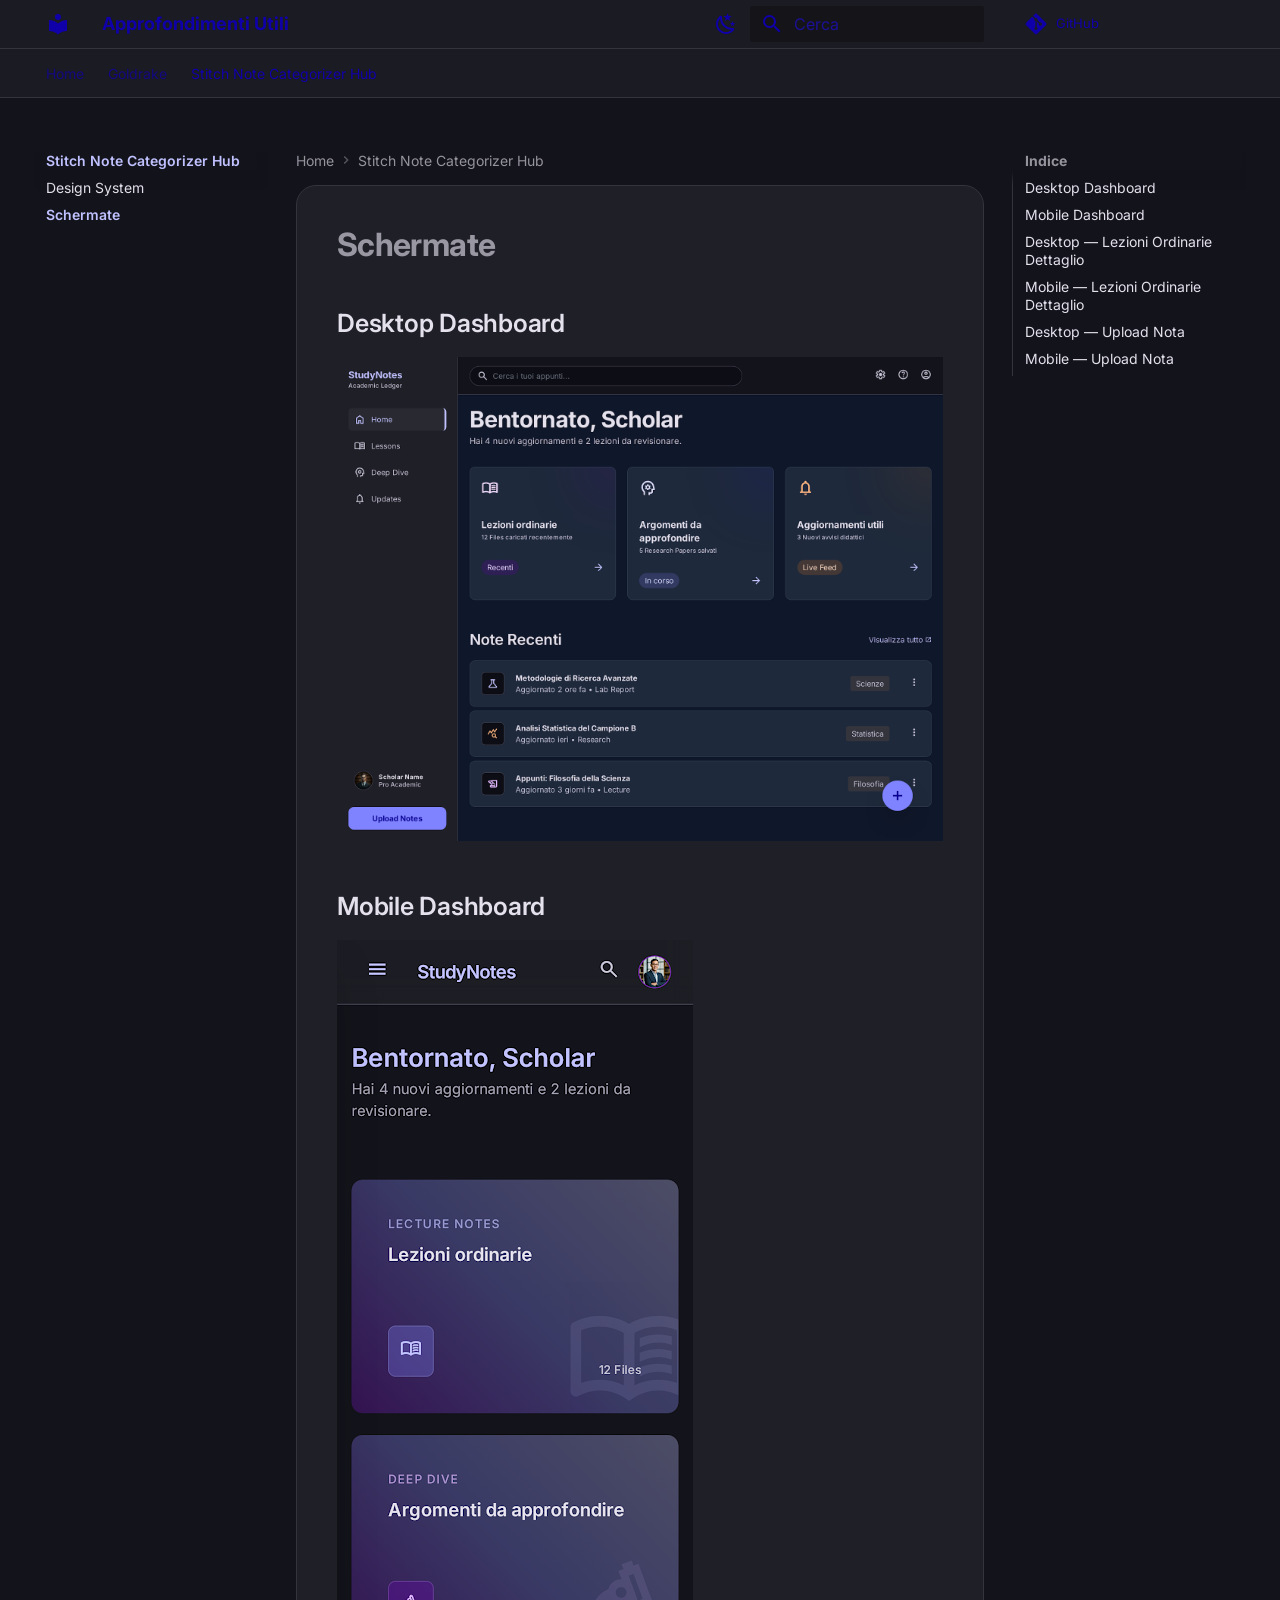
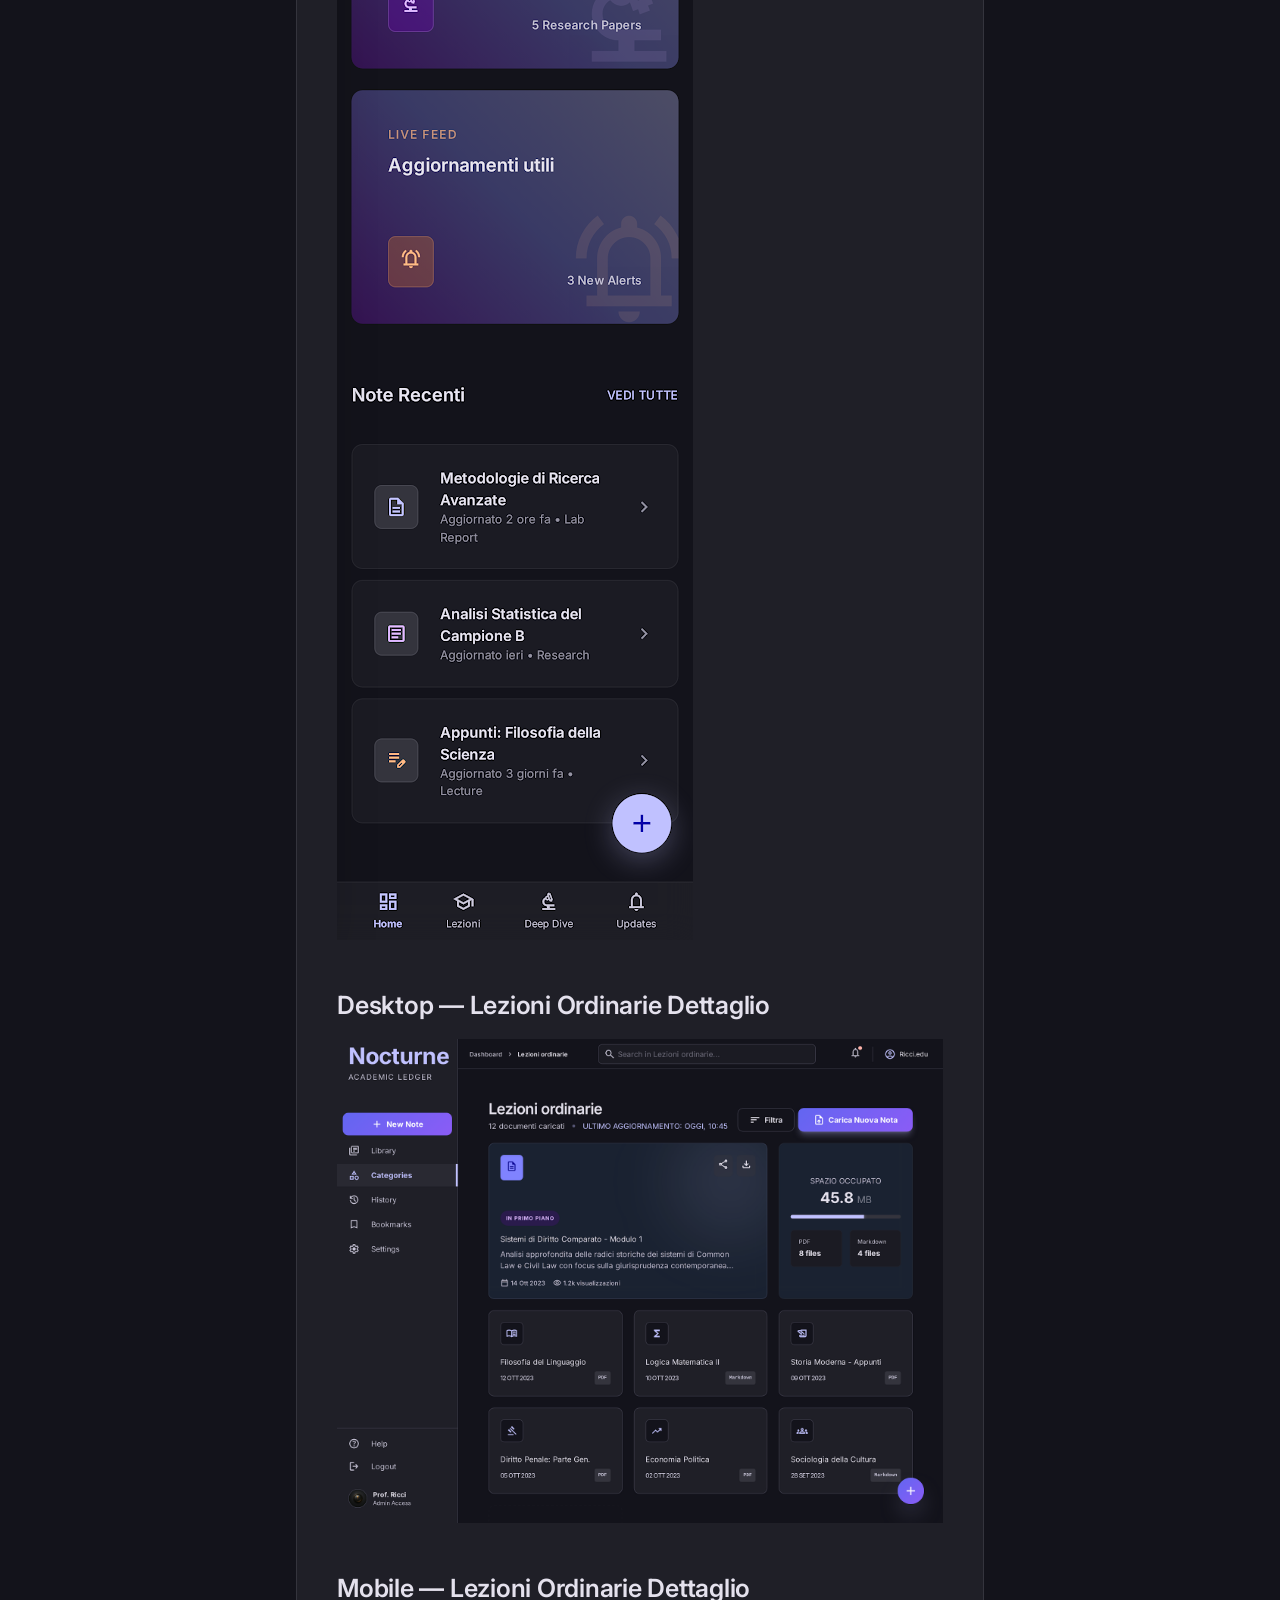
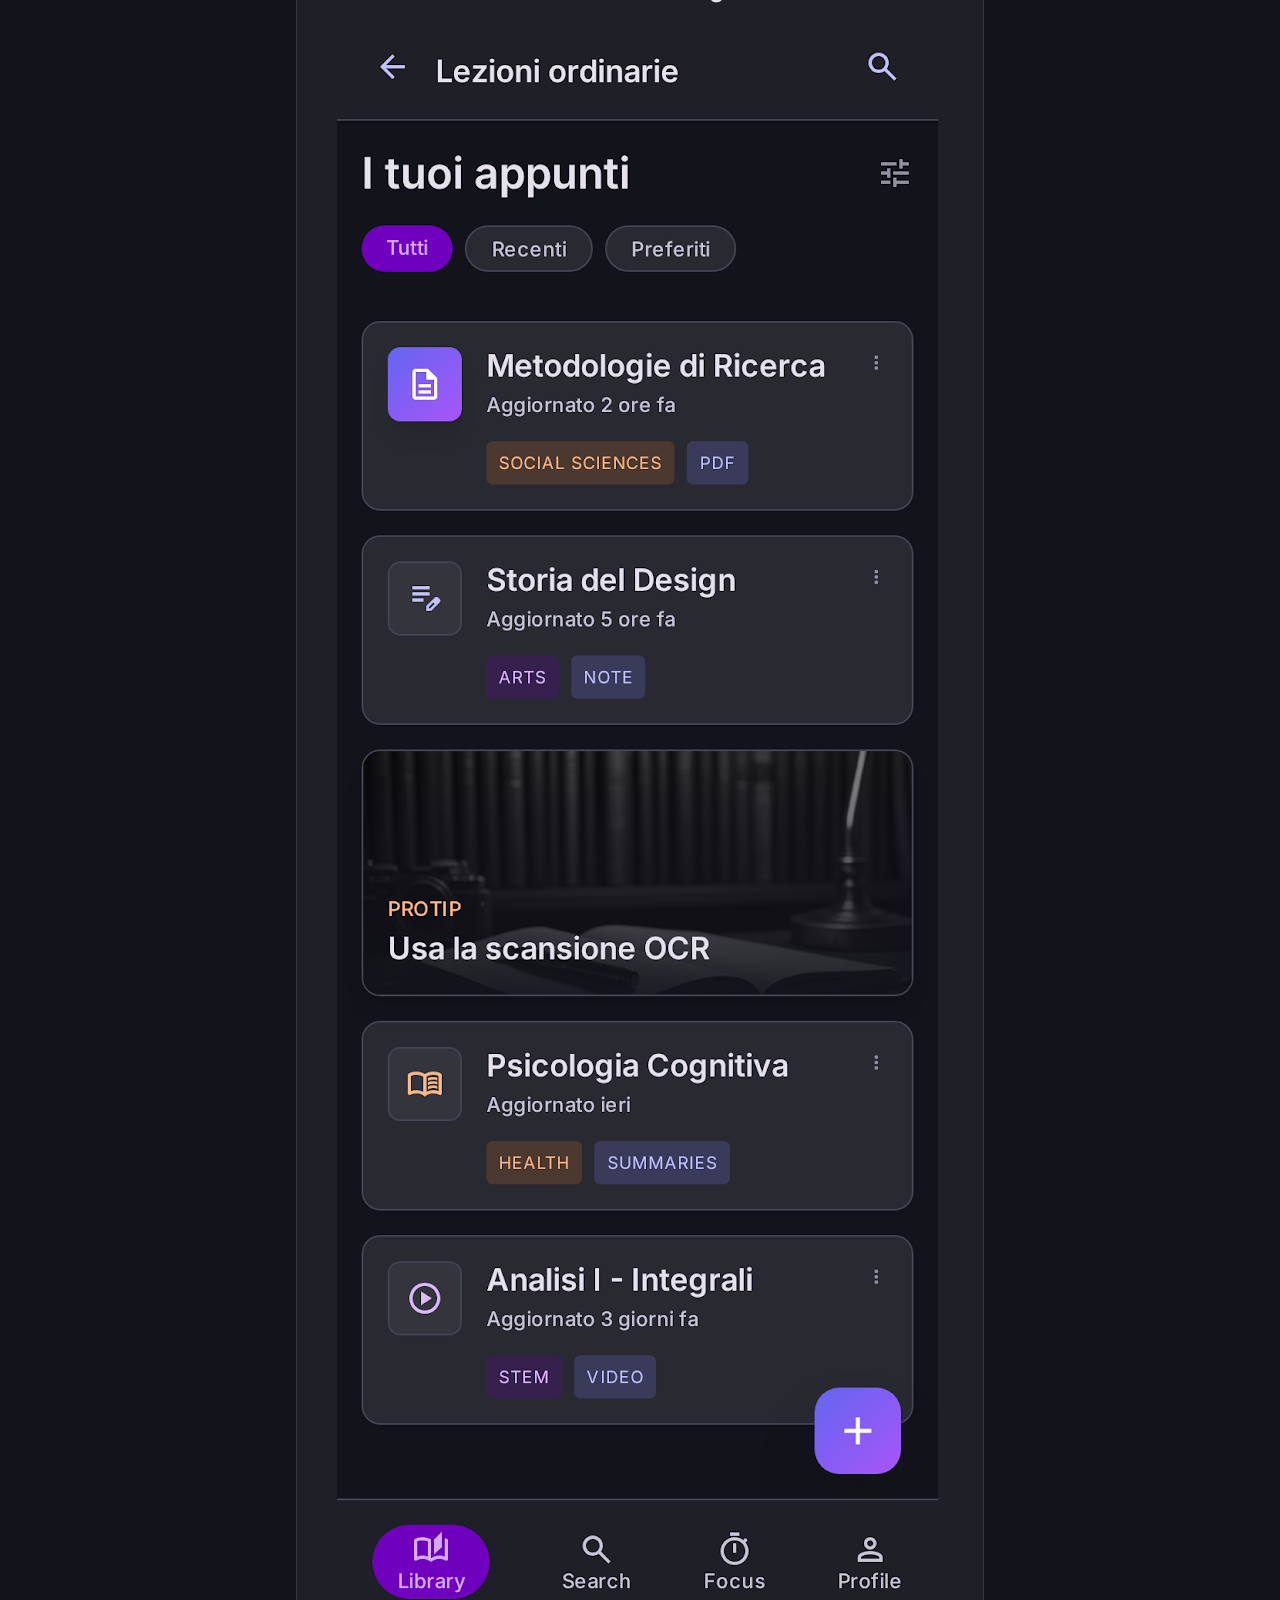
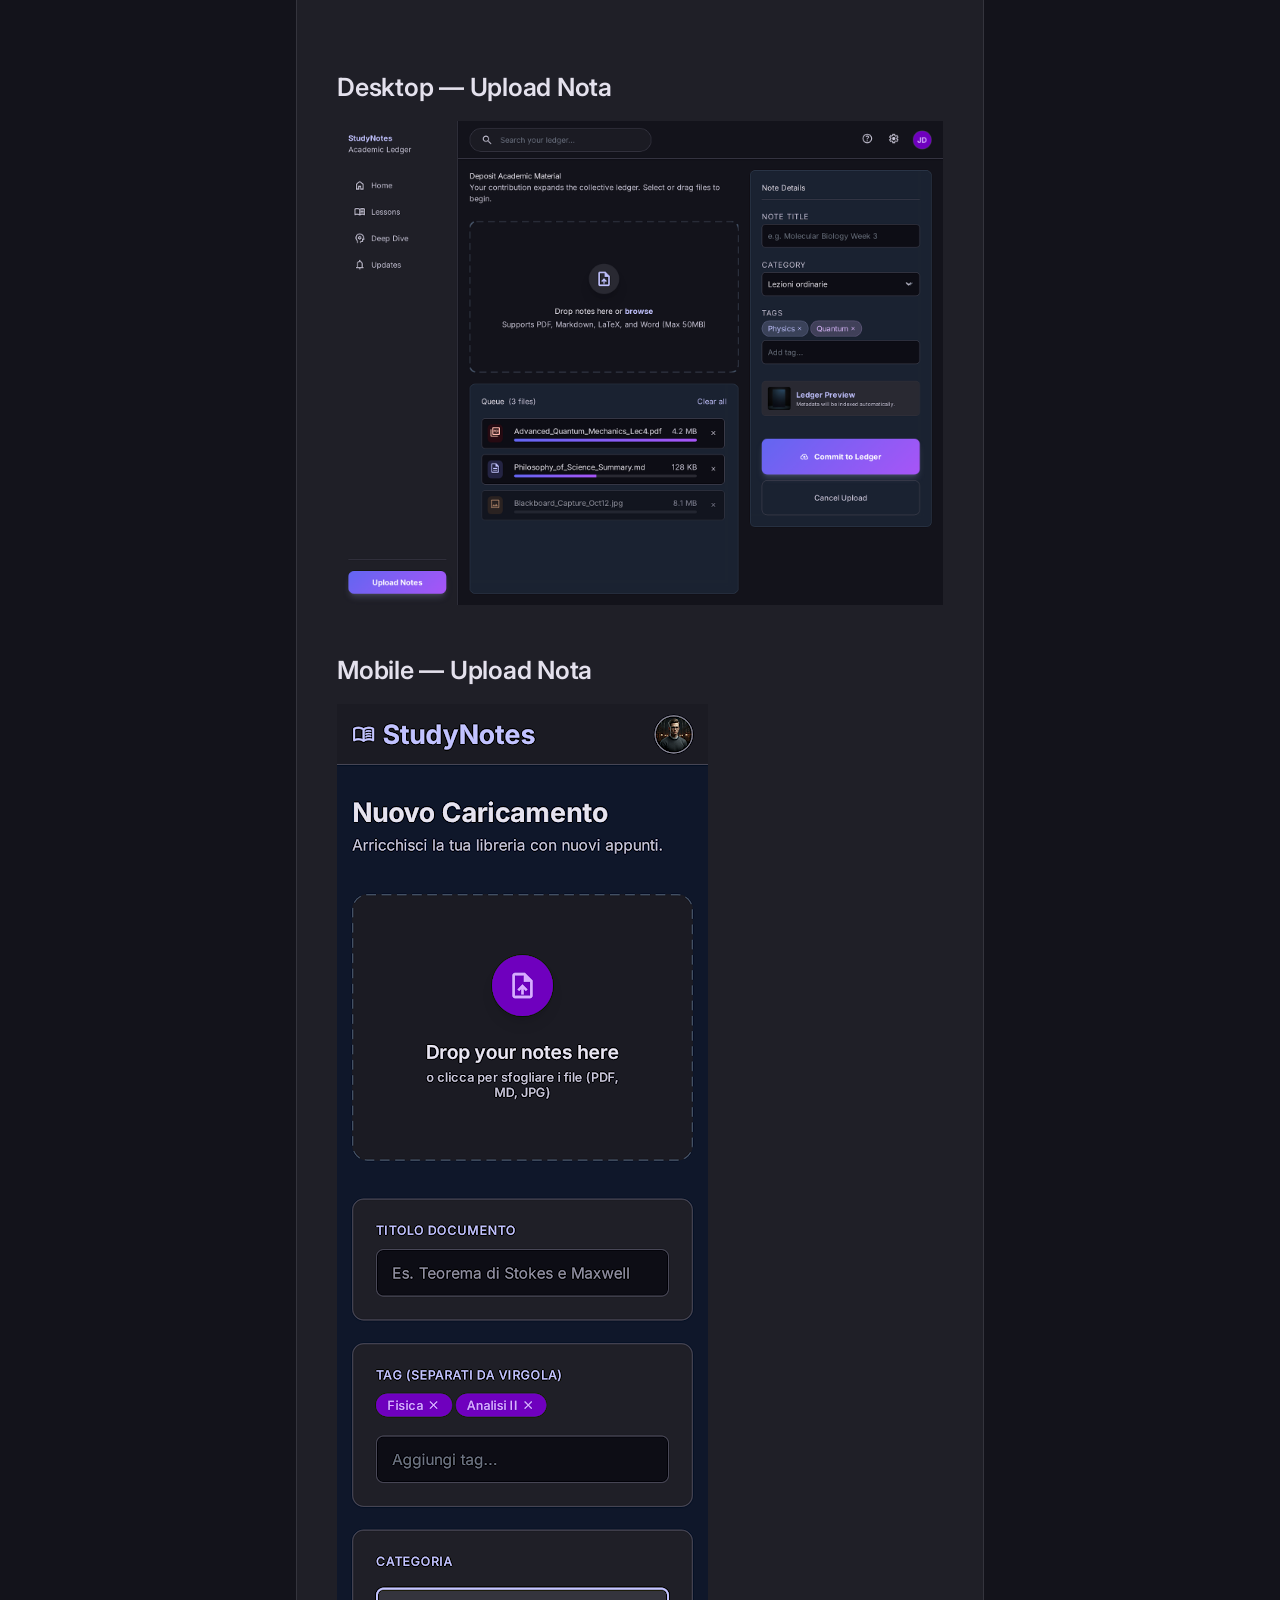
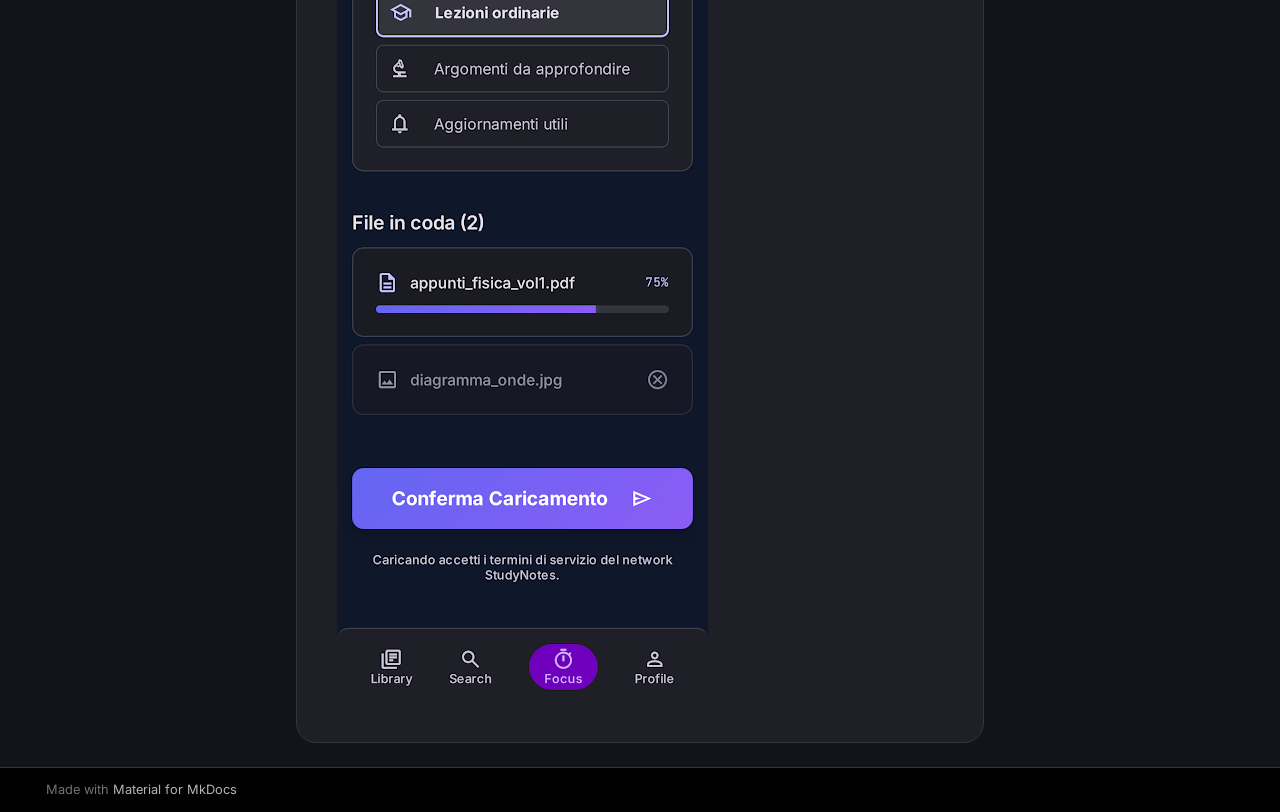
<file: stitch_note_categorizer_hub/schermate/index.html>
<!doctype html>
<html lang="it" class="no-js">
  <head>
    
      <meta charset="utf-8">
      <meta name="viewport" content="width=device-width,initial-scale=1">
      
        <meta name="description" content="Raccolta di approfondimenti su argomenti di cultura, design e tecnologia">
      
      
      
        <link rel="canonical" href="https://EliaSalerno.github.io/pr_da_approfondire/stitch_note_categorizer_hub/schermate/">
      
      
        <link rel="prev" href="../nocturne_scholastic/">
      
      
      
        
      
      
      <link rel="icon" href="../../assets/images/favicon.png">
      <meta name="generator" content="mkdocs-1.6.1, mkdocs-material-9.7.6">
    
    
      
        <title>Schermate - Approfondimenti Utili</title>
      
    
    
      <link rel="stylesheet" href="../../assets/stylesheets/main.484c7ddc.min.css">
      
        
        <link rel="stylesheet" href="../../assets/stylesheets/palette.ab4e12ef.min.css">
      
      


    
    
      
    
    
      
        
        
        <link rel="preconnect" href="https://fonts.gstatic.com" crossorigin>
        <link rel="stylesheet" href="https://fonts.googleapis.com/css?family=Inter:300,300i,400,400i,700,700i%7CJetBrains+Mono:400,400i,700,700i&display=fallback">
        <style>:root{--md-text-font:"Inter";--md-code-font:"JetBrains Mono"}</style>
      
    
    
      <link rel="stylesheet" href="../../assets/stylesheets/nocturne-scholastic.css">
    
    <script>__md_scope=new URL("../..",location),__md_hash=e=>[...e].reduce(((e,_)=>(e<<5)-e+_.charCodeAt(0)),0),__md_get=(e,_=localStorage,t=__md_scope)=>JSON.parse(_.getItem(t.pathname+"."+e)),__md_set=(e,_,t=localStorage,a=__md_scope)=>{try{t.setItem(a.pathname+"."+e,JSON.stringify(_))}catch(e){}}</script>
    
      

    
    
  </head>
  
  
    
    
      
    
    
    
    
    <body dir="ltr" data-md-color-scheme="nocturne-scholastic" data-md-color-primary="custom" data-md-color-accent="custom">
  
    
    <input class="md-toggle" data-md-toggle="drawer" type="checkbox" id="__drawer" autocomplete="off">
    <input class="md-toggle" data-md-toggle="search" type="checkbox" id="__search" autocomplete="off">
    <label class="md-overlay" for="__drawer"></label>
    <div data-md-component="skip">
      
        
        <a href="#schermate" class="md-skip">
          Vai al contenuto
        </a>
      
    </div>
    <div data-md-component="announce">
      
    </div>
    
    
      

<header class="md-header" data-md-component="header">
  <nav class="md-header__inner md-grid" aria-label="Intestazione">
    <a href="../.." title="Approfondimenti Utili" class="md-header__button md-logo" aria-label="Approfondimenti Utili" data-md-component="logo">
      
  
  <svg xmlns="http://www.w3.org/2000/svg" viewBox="0 0 24 24"><path d="M12 8a3 3 0 0 0 3-3 3 3 0 0 0-3-3 3 3 0 0 0-3 3 3 3 0 0 0 3 3m0 3.54C9.64 9.35 6.5 8 3 8v11c3.5 0 6.64 1.35 9 3.54 2.36-2.19 5.5-3.54 9-3.54V8c-3.5 0-6.64 1.35-9 3.54"/></svg>

    </a>
    <label class="md-header__button md-icon" for="__drawer">
      
      <svg xmlns="http://www.w3.org/2000/svg" viewBox="0 0 24 24"><path d="M3 6h18v2H3zm0 5h18v2H3zm0 5h18v2H3z"/></svg>
    </label>
    <div class="md-header__title" data-md-component="header-title">
      <div class="md-header__ellipsis">
        <div class="md-header__topic">
          <span class="md-ellipsis">
            Approfondimenti Utili
          </span>
        </div>
        <div class="md-header__topic" data-md-component="header-topic">
          <span class="md-ellipsis">
            
              Schermate
            
          </span>
        </div>
      </div>
    </div>
    
      
        <form class="md-header__option" data-md-component="palette">
  
    
    
    
    <input class="md-option" data-md-color-media="" data-md-color-scheme="nocturne-scholastic" data-md-color-primary="custom" data-md-color-accent="custom"  aria-label="Passa alla modalità chiara"  type="radio" name="__palette" id="__palette_0">
    
      <label class="md-header__button md-icon" title="Passa alla modalità chiara" for="__palette_1" hidden>
        <svg xmlns="http://www.w3.org/2000/svg" viewBox="0 0 24 24"><path d="m17.75 4.09-2.53 1.94.91 3.06-2.63-1.81-2.63 1.81.91-3.06-2.53-1.94L12.44 4l1.06-3 1.06 3zm3.5 6.91-1.64 1.25.59 1.98-1.7-1.17-1.7 1.17.59-1.98L15.75 11l2.06-.05L18.5 9l.69 1.95zm-2.28 4.95c.83-.08 1.72 1.1 1.19 1.85-.32.45-.66.87-1.08 1.27C15.17 23 8.84 23 4.94 19.07c-3.91-3.9-3.91-10.24 0-14.14.4-.4.82-.76 1.27-1.08.75-.53 1.93.36 1.85 1.19-.27 2.86.69 5.83 2.89 8.02a9.96 9.96 0 0 0 8.02 2.89m-1.64 2.02a12.08 12.08 0 0 1-7.8-3.47c-2.17-2.19-3.33-5-3.49-7.82-2.81 3.14-2.7 7.96.31 10.98 3.02 3.01 7.84 3.12 10.98.31"/></svg>
      </label>
    
  
    
    
    
    <input class="md-option" data-md-color-media="" data-md-color-scheme="nocturne-scholastic-light" data-md-color-primary="custom" data-md-color-accent="custom"  aria-label="Passa alla modalità scura"  type="radio" name="__palette" id="__palette_1">
    
      <label class="md-header__button md-icon" title="Passa alla modalità scura" for="__palette_0" hidden>
        <svg xmlns="http://www.w3.org/2000/svg" viewBox="0 0 24 24"><path d="M12 7a5 5 0 0 1 5 5 5 5 0 0 1-5 5 5 5 0 0 1-5-5 5 5 0 0 1 5-5m0 2a3 3 0 0 0-3 3 3 3 0 0 0 3 3 3 3 0 0 0 3-3 3 3 0 0 0-3-3m0-7 2.39 3.42C13.65 5.15 12.84 5 12 5s-1.65.15-2.39.42zM3.34 7l4.16-.35A7.2 7.2 0 0 0 5.94 8.5c-.44.74-.69 1.5-.83 2.29zm.02 10 1.76-3.77a7.131 7.131 0 0 0 2.38 4.14zM20.65 7l-1.77 3.79a7.02 7.02 0 0 0-2.38-4.15zm-.01 10-4.14.36c.59-.51 1.12-1.14 1.54-1.86.42-.73.69-1.5.83-2.29zM12 22l-2.41-3.44c.74.27 1.55.44 2.41.44.82 0 1.63-.17 2.37-.44z"/></svg>
      </label>
    
  
</form>
      
    
    
      <script>var palette=__md_get("__palette");if(palette&&palette.color){if("(prefers-color-scheme)"===palette.color.media){var media=matchMedia("(prefers-color-scheme: light)"),input=document.querySelector(media.matches?"[data-md-color-media='(prefers-color-scheme: light)']":"[data-md-color-media='(prefers-color-scheme: dark)']");palette.color.media=input.getAttribute("data-md-color-media"),palette.color.scheme=input.getAttribute("data-md-color-scheme"),palette.color.primary=input.getAttribute("data-md-color-primary"),palette.color.accent=input.getAttribute("data-md-color-accent")}for(var[key,value]of Object.entries(palette.color))document.body.setAttribute("data-md-color-"+key,value)}</script>
    
    
    
      
      
        <label class="md-header__button md-icon" for="__search">
          
          <svg xmlns="http://www.w3.org/2000/svg" viewBox="0 0 24 24"><path d="M9.5 3A6.5 6.5 0 0 1 16 9.5c0 1.61-.59 3.09-1.56 4.23l.27.27h.79l5 5-1.5 1.5-5-5v-.79l-.27-.27A6.52 6.52 0 0 1 9.5 16 6.5 6.5 0 0 1 3 9.5 6.5 6.5 0 0 1 9.5 3m0 2C7 5 5 7 5 9.5S7 14 9.5 14 14 12 14 9.5 12 5 9.5 5"/></svg>
        </label>
        <div class="md-search" data-md-component="search" role="dialog">
  <label class="md-search__overlay" for="__search"></label>
  <div class="md-search__inner" role="search">
    <form class="md-search__form" name="search">
      <input type="text" class="md-search__input" name="query" aria-label="Cerca" placeholder="Cerca" autocapitalize="off" autocorrect="off" autocomplete="off" spellcheck="false" data-md-component="search-query" required>
      <label class="md-search__icon md-icon" for="__search">
        
        <svg xmlns="http://www.w3.org/2000/svg" viewBox="0 0 24 24"><path d="M9.5 3A6.5 6.5 0 0 1 16 9.5c0 1.61-.59 3.09-1.56 4.23l.27.27h.79l5 5-1.5 1.5-5-5v-.79l-.27-.27A6.52 6.52 0 0 1 9.5 16 6.5 6.5 0 0 1 3 9.5 6.5 6.5 0 0 1 9.5 3m0 2C7 5 5 7 5 9.5S7 14 9.5 14 14 12 14 9.5 12 5 9.5 5"/></svg>
        
        <svg xmlns="http://www.w3.org/2000/svg" viewBox="0 0 24 24"><path d="M20 11v2H8l5.5 5.5-1.42 1.42L4.16 12l7.92-7.92L13.5 5.5 8 11z"/></svg>
      </label>
      <nav class="md-search__options" aria-label="Cerca">
        
        <button type="reset" class="md-search__icon md-icon" title="Cancella" aria-label="Cancella" tabindex="-1">
          
          <svg xmlns="http://www.w3.org/2000/svg" viewBox="0 0 24 24"><path d="M19 6.41 17.59 5 12 10.59 6.41 5 5 6.41 10.59 12 5 17.59 6.41 19 12 13.41 17.59 19 19 17.59 13.41 12z"/></svg>
        </button>
      </nav>
      
        <div class="md-search__suggest" data-md-component="search-suggest"></div>
      
    </form>
    <div class="md-search__output">
      <div class="md-search__scrollwrap" tabindex="0" data-md-scrollfix>
        <div class="md-search-result" data-md-component="search-result">
          <div class="md-search-result__meta">
            Inizializza la ricerca
          </div>
          <ol class="md-search-result__list" role="presentation"></ol>
        </div>
      </div>
    </div>
  </div>
</div>
      
    
    
      <div class="md-header__source">
        <a href="https://github.com/elias-student/pr-da-approfondire" title="Apri repository" class="md-source" data-md-component="source">
  <div class="md-source__icon md-icon">
    
    <svg xmlns="http://www.w3.org/2000/svg" viewBox="0 0 448 512"><!--! Font Awesome Free 7.1.0 by @fontawesome - https://fontawesome.com License - https://fontawesome.com/license/free (Icons: CC BY 4.0, Fonts: SIL OFL 1.1, Code: MIT License) Copyright 2025 Fonticons, Inc.--><path d="M439.6 236.1 244 40.5c-5.4-5.5-12.8-8.5-20.4-8.5s-15 3-20.4 8.4L162.5 81l51.5 51.5c27.1-9.1 52.7 16.8 43.4 43.7l49.7 49.7c34.2-11.8 61.2 31 35.5 56.7-26.5 26.5-70.2-2.9-56-37.3L240.3 199v121.9c25.3 12.5 22.3 41.8 9.1 55-6.4 6.4-15.2 10.1-24.3 10.1s-17.8-3.6-24.3-10.1c-17.6-17.6-11.1-46.9 11.2-56v-123c-20.8-8.5-24.6-30.7-18.6-45L142.6 101 8.5 235.1C3 240.6 0 247.9 0 255.5s3 15 8.5 20.4l195.6 195.7c5.4 5.4 12.7 8.4 20.4 8.4s15-3 20.4-8.4l194.7-194.7c5.4-5.4 8.4-12.8 8.4-20.4s-3-15-8.4-20.4"/></svg>
  </div>
  <div class="md-source__repository">
    GitHub
  </div>
</a>
      </div>
    
  </nav>
  
</header>
    
    <div class="md-container" data-md-component="container">
      
      
        
          
            
<nav class="md-tabs" aria-label="Tabs" data-md-component="tabs">
  <div class="md-grid">
    <ul class="md-tabs__list">
      
        
  
  
  
  
    <li class="md-tabs__item">
      <a href="../.." class="md-tabs__link">
        
  
  
    
  
  Home

      </a>
    </li>
  

      
        
  
  
  
  
    <li class="md-tabs__item">
      <a href="../../goldrake/report/" class="md-tabs__link">
        
  
  
    
  
  Goldrake

      </a>
    </li>
  

      
        
  
  
  
    
  
  
    
    
      <li class="md-tabs__item md-tabs__item--active">
        <a href="../" class="md-tabs__link">
          
  
  
    
  
  Stitch Note Categorizer Hub

        </a>
      </li>
    
  

      
    </ul>
  </div>
</nav>
          
        
      
      <main class="md-main" data-md-component="main">
        <div class="md-main__inner md-grid">
          
            
              
              <div class="md-sidebar md-sidebar--primary" data-md-component="sidebar" data-md-type="navigation" >
                <div class="md-sidebar__scrollwrap">
                  <div class="md-sidebar__inner">
                    


  


<nav class="md-nav md-nav--primary md-nav--lifted" aria-label="Navigazione" data-md-level="0">
  <label class="md-nav__title" for="__drawer">
    <a href="../.." title="Approfondimenti Utili" class="md-nav__button md-logo" aria-label="Approfondimenti Utili" data-md-component="logo">
      
  
  <svg xmlns="http://www.w3.org/2000/svg" viewBox="0 0 24 24"><path d="M12 8a3 3 0 0 0 3-3 3 3 0 0 0-3-3 3 3 0 0 0-3 3 3 3 0 0 0 3 3m0 3.54C9.64 9.35 6.5 8 3 8v11c3.5 0 6.64 1.35 9 3.54 2.36-2.19 5.5-3.54 9-3.54V8c-3.5 0-6.64 1.35-9 3.54"/></svg>

    </a>
    Approfondimenti Utili
  </label>
  
    <div class="md-nav__source">
      <a href="https://github.com/elias-student/pr-da-approfondire" title="Apri repository" class="md-source" data-md-component="source">
  <div class="md-source__icon md-icon">
    
    <svg xmlns="http://www.w3.org/2000/svg" viewBox="0 0 448 512"><!--! Font Awesome Free 7.1.0 by @fontawesome - https://fontawesome.com License - https://fontawesome.com/license/free (Icons: CC BY 4.0, Fonts: SIL OFL 1.1, Code: MIT License) Copyright 2025 Fonticons, Inc.--><path d="M439.6 236.1 244 40.5c-5.4-5.5-12.8-8.5-20.4-8.5s-15 3-20.4 8.4L162.5 81l51.5 51.5c27.1-9.1 52.7 16.8 43.4 43.7l49.7 49.7c34.2-11.8 61.2 31 35.5 56.7-26.5 26.5-70.2-2.9-56-37.3L240.3 199v121.9c25.3 12.5 22.3 41.8 9.1 55-6.4 6.4-15.2 10.1-24.3 10.1s-17.8-3.6-24.3-10.1c-17.6-17.6-11.1-46.9 11.2-56v-123c-20.8-8.5-24.6-30.7-18.6-45L142.6 101 8.5 235.1C3 240.6 0 247.9 0 255.5s3 15 8.5 20.4l195.6 195.7c5.4 5.4 12.7 8.4 20.4 8.4s15-3 20.4-8.4l194.7-194.7c5.4-5.4 8.4-12.8 8.4-20.4s-3-15-8.4-20.4"/></svg>
  </div>
  <div class="md-source__repository">
    GitHub
  </div>
</a>
    </div>
  
  <ul class="md-nav__list" data-md-scrollfix>
    
      
      
  
  
  
  
    <li class="md-nav__item">
      <a href="../.." class="md-nav__link">
        
  
  
  <span class="md-ellipsis">
    
  
    Home
  

    
  </span>
  
  

      </a>
    </li>
  

    
      
      
  
  
  
  
    <li class="md-nav__item">
      <a href="../../goldrake/report/" class="md-nav__link">
        
  
  
  <span class="md-ellipsis">
    
  
    Goldrake
  

    
  </span>
  
  

      </a>
    </li>
  

    
      
      
  
  
    
  
  
  
    
    
      
        
          
        
      
        
      
        
      
    
    
    
      
        
        
      
      
        
      
    
    
    <li class="md-nav__item md-nav__item--active md-nav__item--section md-nav__item--nested">
      
        
        
        <input class="md-nav__toggle md-toggle " type="checkbox" id="__nav_3" checked>
        
          
          <div class="md-nav__link md-nav__container">
            <a href="../" class="md-nav__link ">
              
  
  
  <span class="md-ellipsis">
    
  
    Stitch Note Categorizer Hub
  

    
  </span>
  
  

            </a>
            
              
              <label class="md-nav__link " for="__nav_3" id="__nav_3_label" tabindex="">
                <span class="md-nav__icon md-icon"></span>
              </label>
            
          </div>
        
        <nav class="md-nav" data-md-level="1" aria-labelledby="__nav_3_label" aria-expanded="true">
          <label class="md-nav__title" for="__nav_3">
            <span class="md-nav__icon md-icon"></span>
            
  
    Stitch Note Categorizer Hub
  

          </label>
          <ul class="md-nav__list" data-md-scrollfix>
            
              
            
              
                
  
  
  
  
    <li class="md-nav__item">
      <a href="../nocturne_scholastic/" class="md-nav__link">
        
  
  
  <span class="md-ellipsis">
    
  
    Design System
  

    
  </span>
  
  

      </a>
    </li>
  

              
            
              
                
  
  
    
  
  
  
    <li class="md-nav__item md-nav__item--active">
      
      <input class="md-nav__toggle md-toggle" type="checkbox" id="__toc">
      
      
        
      
      
        <label class="md-nav__link md-nav__link--active" for="__toc">
          
  
  
  <span class="md-ellipsis">
    
  
    Schermate
  

    
  </span>
  
  

          <span class="md-nav__icon md-icon"></span>
        </label>
      
      <a href="./" class="md-nav__link md-nav__link--active">
        
  
  
  <span class="md-ellipsis">
    
  
    Schermate
  

    
  </span>
  
  

      </a>
      
        

<nav class="md-nav md-nav--secondary" aria-label="Indice">
  
  
  
    
  
  
    <label class="md-nav__title" for="__toc">
      <span class="md-nav__icon md-icon"></span>
      Indice
    </label>
    <ul class="md-nav__list" data-md-component="toc" data-md-scrollfix>
      
        <li class="md-nav__item">
  <a href="#desktop-dashboard" class="md-nav__link">
    <span class="md-ellipsis">
      
        Desktop Dashboard
      
    </span>
  </a>
  
</li>
      
        <li class="md-nav__item">
  <a href="#mobile-dashboard" class="md-nav__link">
    <span class="md-ellipsis">
      
        Mobile Dashboard
      
    </span>
  </a>
  
</li>
      
        <li class="md-nav__item">
  <a href="#desktop-lezioni-ordinarie-dettaglio" class="md-nav__link">
    <span class="md-ellipsis">
      
        Desktop — Lezioni Ordinarie Dettaglio
      
    </span>
  </a>
  
</li>
      
        <li class="md-nav__item">
  <a href="#mobile-lezioni-ordinarie-dettaglio" class="md-nav__link">
    <span class="md-ellipsis">
      
        Mobile — Lezioni Ordinarie Dettaglio
      
    </span>
  </a>
  
</li>
      
        <li class="md-nav__item">
  <a href="#desktop-upload-nota" class="md-nav__link">
    <span class="md-ellipsis">
      
        Desktop — Upload Nota
      
    </span>
  </a>
  
</li>
      
        <li class="md-nav__item">
  <a href="#mobile-upload-nota" class="md-nav__link">
    <span class="md-ellipsis">
      
        Mobile — Upload Nota
      
    </span>
  </a>
  
</li>
      
    </ul>
  
</nav>
      
    </li>
  

              
            
          </ul>
        </nav>
      
    </li>
  

    
  </ul>
</nav>
                  </div>
                </div>
              </div>
            
            
              
              <div class="md-sidebar md-sidebar--secondary" data-md-component="sidebar" data-md-type="toc" >
                <div class="md-sidebar__scrollwrap">
                  <div class="md-sidebar__inner">
                    

<nav class="md-nav md-nav--secondary" aria-label="Indice">
  
  
  
    
  
  
    <label class="md-nav__title" for="__toc">
      <span class="md-nav__icon md-icon"></span>
      Indice
    </label>
    <ul class="md-nav__list" data-md-component="toc" data-md-scrollfix>
      
        <li class="md-nav__item">
  <a href="#desktop-dashboard" class="md-nav__link">
    <span class="md-ellipsis">
      
        Desktop Dashboard
      
    </span>
  </a>
  
</li>
      
        <li class="md-nav__item">
  <a href="#mobile-dashboard" class="md-nav__link">
    <span class="md-ellipsis">
      
        Mobile Dashboard
      
    </span>
  </a>
  
</li>
      
        <li class="md-nav__item">
  <a href="#desktop-lezioni-ordinarie-dettaglio" class="md-nav__link">
    <span class="md-ellipsis">
      
        Desktop — Lezioni Ordinarie Dettaglio
      
    </span>
  </a>
  
</li>
      
        <li class="md-nav__item">
  <a href="#mobile-lezioni-ordinarie-dettaglio" class="md-nav__link">
    <span class="md-ellipsis">
      
        Mobile — Lezioni Ordinarie Dettaglio
      
    </span>
  </a>
  
</li>
      
        <li class="md-nav__item">
  <a href="#desktop-upload-nota" class="md-nav__link">
    <span class="md-ellipsis">
      
        Desktop — Upload Nota
      
    </span>
  </a>
  
</li>
      
        <li class="md-nav__item">
  <a href="#mobile-upload-nota" class="md-nav__link">
    <span class="md-ellipsis">
      
        Mobile — Upload Nota
      
    </span>
  </a>
  
</li>
      
    </ul>
  
</nav>
                  </div>
                </div>
              </div>
            
          
          
            <div class="md-content" data-md-component="content">
              
                



  


  <nav class="md-path" aria-label="Navigazione" >
    <ol class="md-path__list">
      
        
  
  
    <li class="md-path__item">
      <a href="../.." class="md-path__link">
        
  <span class="md-ellipsis">
    Home
  </span>

      </a>
    </li>
  

      
      
        
  
  
    
    
      <li class="md-path__item">
        <a href="../" class="md-path__link">
          
  <span class="md-ellipsis">
    Stitch Note Categorizer Hub
  </span>

        </a>
      </li>
    
  

      
    </ol>
  </nav>

              
              <article class="md-content__inner md-typeset">
                
                  


  
  


<h1 id="schermate">Schermate<a class="headerlink" href="#schermate" title="Permanent link">&para;</a></h1>
<h2 id="desktop-dashboard">Desktop Dashboard<a class="headerlink" href="#desktop-dashboard" title="Permanent link">&para;</a></h2>
<p><img alt="Desktop Dashboard" src="../studynotes_desktop_dashboard_dark_theme/screen.png" /></p>
<h2 id="mobile-dashboard">Mobile Dashboard<a class="headerlink" href="#mobile-dashboard" title="Permanent link">&para;</a></h2>
<p><img alt="Mobile Dashboard" src="../studynotes_dark_dashboard/screen.png" /></p>
<h2 id="desktop-lezioni-ordinarie-dettaglio">Desktop — Lezioni Ordinarie Dettaglio<a class="headerlink" href="#desktop-lezioni-ordinarie-dettaglio" title="Permanent link">&para;</a></h2>
<p><img alt="Desktop Lezioni" src="../lezioni_ordinarie_desktop_detail/screen.png" /></p>
<h2 id="mobile-lezioni-ordinarie-dettaglio">Mobile — Lezioni Ordinarie Dettaglio<a class="headerlink" href="#mobile-lezioni-ordinarie-dettaglio" title="Permanent link">&para;</a></h2>
<p><img alt="Mobile Lezioni" src="../lezioni_ordinarie_mobile_detail/screen.png" /></p>
<h2 id="desktop-upload-nota">Desktop — Upload Nota<a class="headerlink" href="#desktop-upload-nota" title="Permanent link">&para;</a></h2>
<p><img alt="Desktop Upload" src="../upload_note_desktop/screen.png" /></p>
<h2 id="mobile-upload-nota">Mobile — Upload Nota<a class="headerlink" href="#mobile-upload-nota" title="Permanent link">&para;</a></h2>
<p><img alt="Mobile Upload" src="../upload_note_mobile/screen.png" /></p>












                
              </article>
            </div>
          
          
<script>var target=document.getElementById(location.hash.slice(1));target&&target.name&&(target.checked=target.name.startsWith("__tabbed_"))</script>
        </div>
        
      </main>
      
        <footer class="md-footer">
  
  <div class="md-footer-meta md-typeset">
    <div class="md-footer-meta__inner md-grid">
      <div class="md-copyright">
  
  
    Made with
    <a href="https://squidfunk.github.io/mkdocs-material/" target="_blank" rel="noopener">
      Material for MkDocs
    </a>
  
</div>
      
    </div>
  </div>
</footer>
      
    </div>
    <div class="md-dialog" data-md-component="dialog">
      <div class="md-dialog__inner md-typeset"></div>
    </div>
    
    
    
      
      
      <script id="__config" type="application/json">{"annotate": null, "base": "../..", "features": ["navigation.instant", "navigation.tracking", "navigation.tabs", "navigation.sections", "navigation.path", "navigation.indexes", "toc.follow", "search.suggest", "search.highlight", "content.code.copy"], "search": "../../assets/javascripts/workers/search.2c215733.min.js", "tags": null, "translations": {"clipboard.copied": "Copiato", "clipboard.copy": "Copia", "search.result.more.one": "1 altro in questa pagina", "search.result.more.other": "# altri in questa pagina", "search.result.none": "Nessun documento trovato", "search.result.one": "1 documento trovato", "search.result.other": "# documenti trovati", "search.result.placeholder": "Scrivi per iniziare a cercare", "search.result.term.missing": "Non presente", "select.version": "Seleziona la versione"}, "version": null}</script>
    
    
      <script src="../../assets/javascripts/bundle.79ae519e.min.js"></script>
      
    
  </body>
</html>
</file>
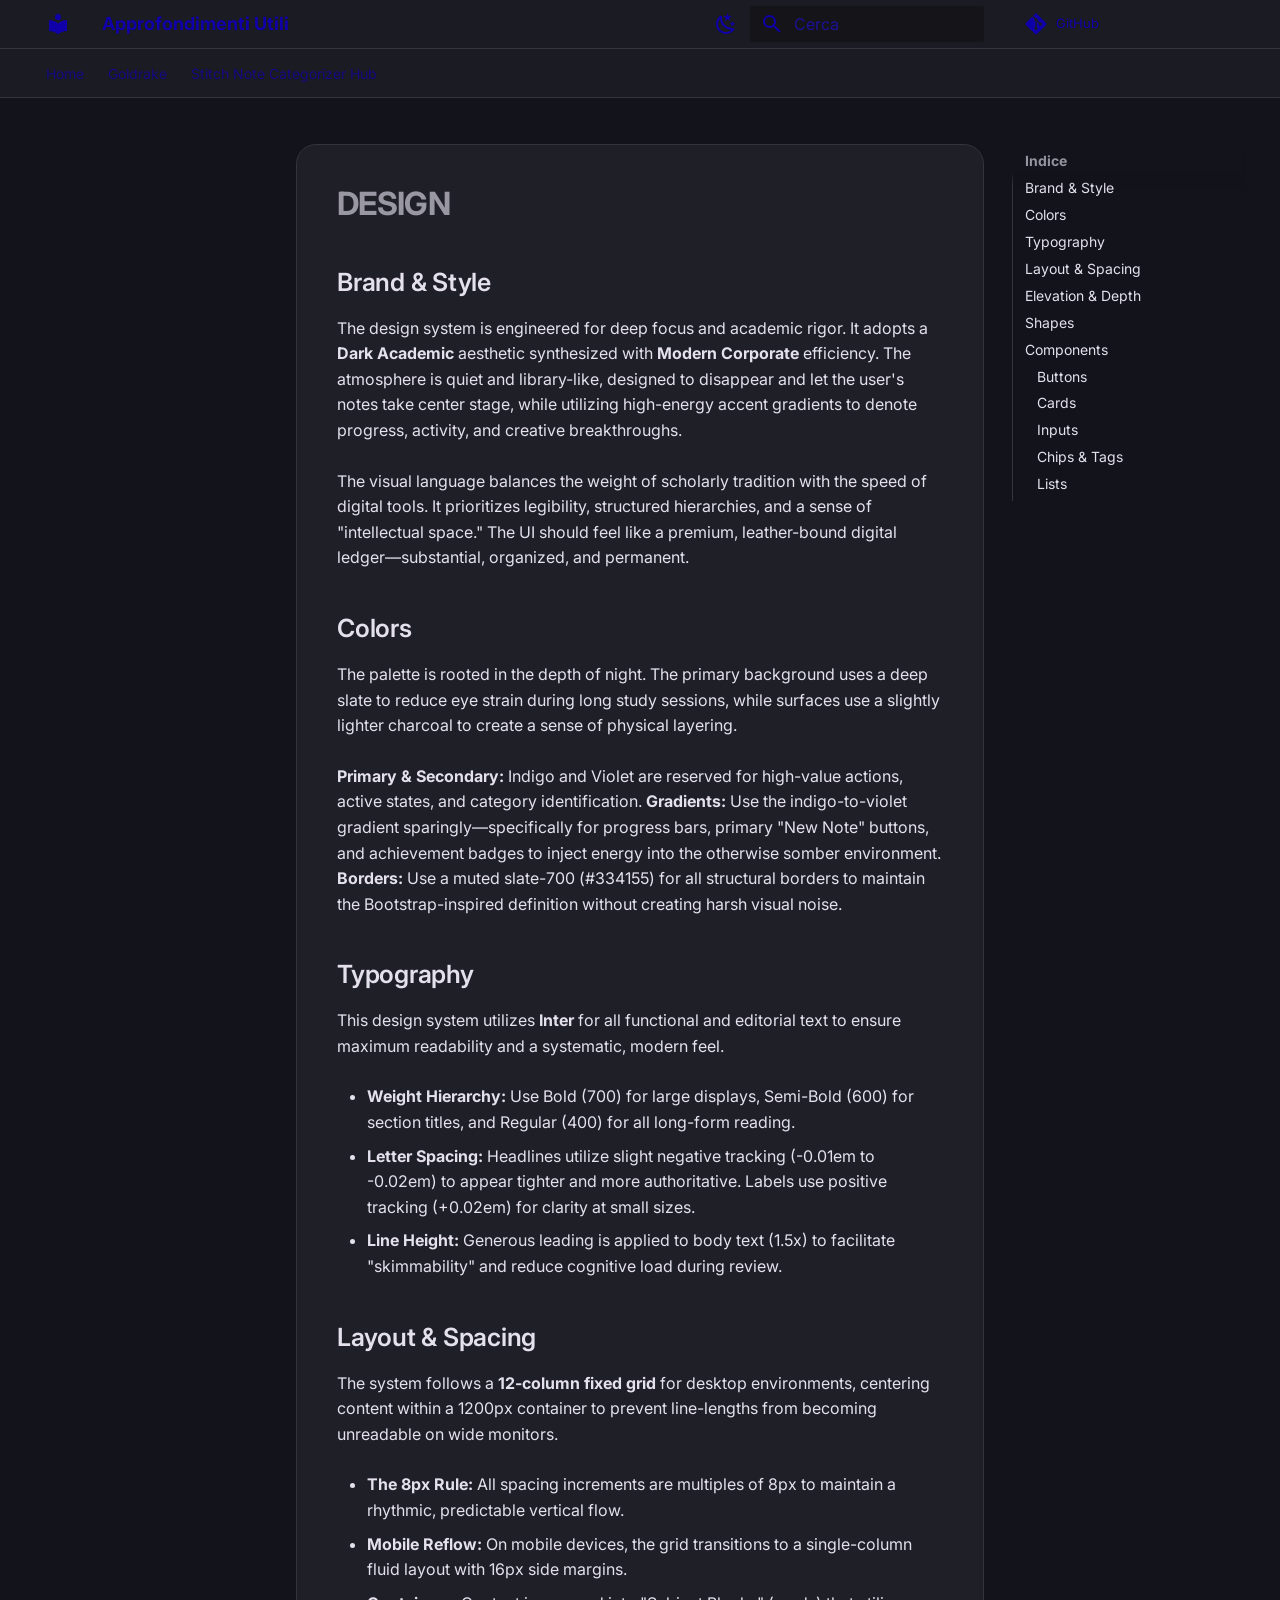
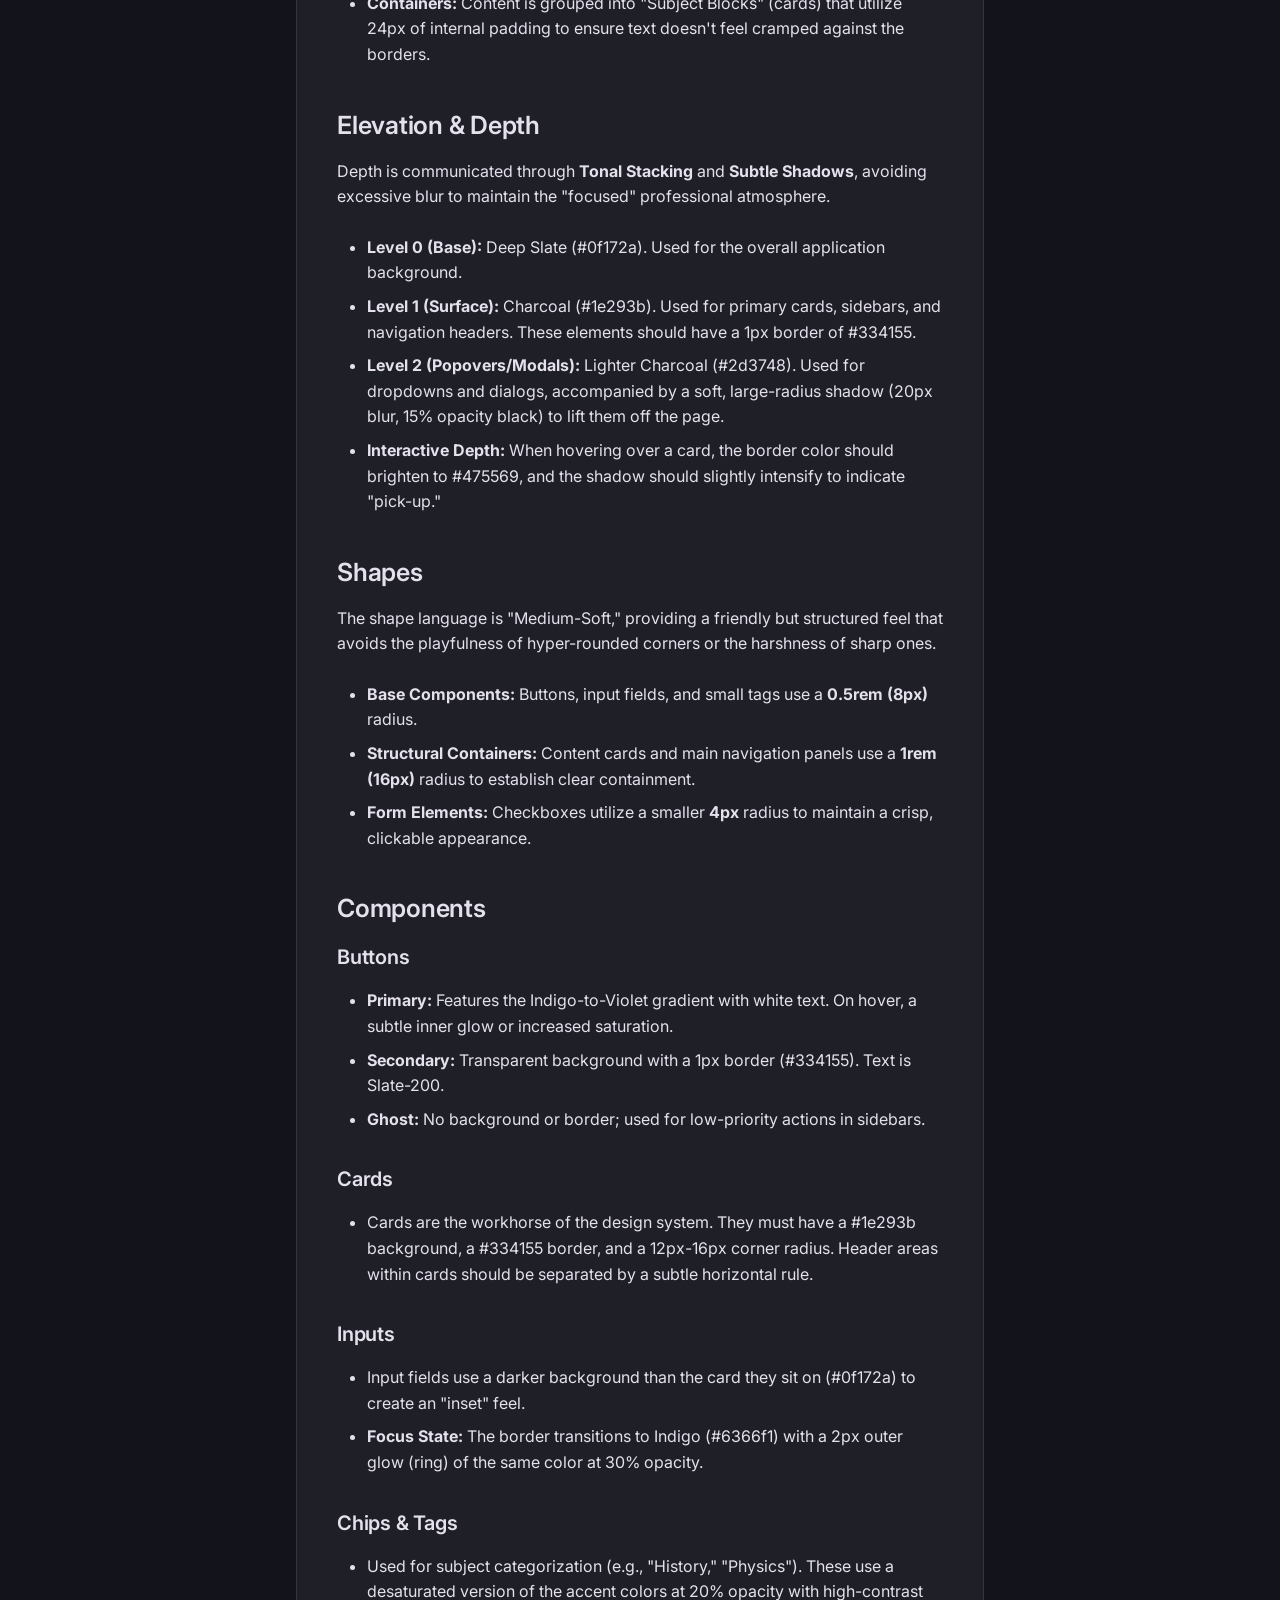
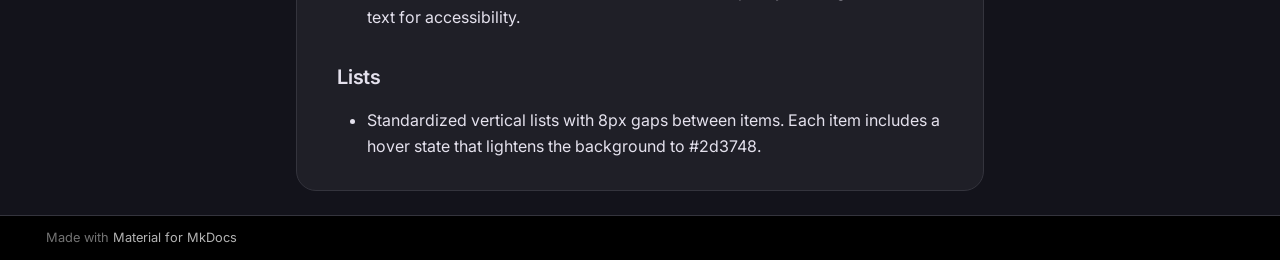
<file: stitch_note_categorizer_hub/nocturne_scholastic/DESIGN/index.html>
<!doctype html>
<html lang="it" class="no-js">
  <head>
    
      <meta charset="utf-8">
      <meta name="viewport" content="width=device-width,initial-scale=1">
      
        <meta name="description" content="Raccolta di approfondimenti su argomenti di cultura, design e tecnologia">
      
      
      
        <link rel="canonical" href="https://EliaSalerno.github.io/pr_da_approfondire/stitch_note_categorizer_hub/nocturne_scholastic/DESIGN/">
      
      
      
      
        
      
      
      <link rel="icon" href="../../../assets/images/favicon.png">
      <meta name="generator" content="mkdocs-1.6.1, mkdocs-material-9.7.6">
    
    
      
        <title>DESIGN - Approfondimenti Utili</title>
      
    
    
      <link rel="stylesheet" href="../../../assets/stylesheets/main.484c7ddc.min.css">
      
        
        <link rel="stylesheet" href="../../../assets/stylesheets/palette.ab4e12ef.min.css">
      
      


    
    
      
    
    
      
        
        
        <link rel="preconnect" href="https://fonts.gstatic.com" crossorigin>
        <link rel="stylesheet" href="https://fonts.googleapis.com/css?family=Inter:300,300i,400,400i,700,700i%7CJetBrains+Mono:400,400i,700,700i&display=fallback">
        <style>:root{--md-text-font:"Inter";--md-code-font:"JetBrains Mono"}</style>
      
    
    
      <link rel="stylesheet" href="../../../assets/stylesheets/nocturne-scholastic.css">
    
    <script>__md_scope=new URL("../../..",location),__md_hash=e=>[...e].reduce(((e,_)=>(e<<5)-e+_.charCodeAt(0)),0),__md_get=(e,_=localStorage,t=__md_scope)=>JSON.parse(_.getItem(t.pathname+"."+e)),__md_set=(e,_,t=localStorage,a=__md_scope)=>{try{t.setItem(a.pathname+"."+e,JSON.stringify(_))}catch(e){}}</script>
    
      

    
    
  </head>
  
  
    
    
      
    
    
    
    
    <body dir="ltr" data-md-color-scheme="nocturne-scholastic" data-md-color-primary="custom" data-md-color-accent="custom">
  
    
    <input class="md-toggle" data-md-toggle="drawer" type="checkbox" id="__drawer" autocomplete="off">
    <input class="md-toggle" data-md-toggle="search" type="checkbox" id="__search" autocomplete="off">
    <label class="md-overlay" for="__drawer"></label>
    <div data-md-component="skip">
      
        
        <a href="#brand-style" class="md-skip">
          Vai al contenuto
        </a>
      
    </div>
    <div data-md-component="announce">
      
    </div>
    
    
      

<header class="md-header" data-md-component="header">
  <nav class="md-header__inner md-grid" aria-label="Intestazione">
    <a href="../../.." title="Approfondimenti Utili" class="md-header__button md-logo" aria-label="Approfondimenti Utili" data-md-component="logo">
      
  
  <svg xmlns="http://www.w3.org/2000/svg" viewBox="0 0 24 24"><path d="M12 8a3 3 0 0 0 3-3 3 3 0 0 0-3-3 3 3 0 0 0-3 3 3 3 0 0 0 3 3m0 3.54C9.64 9.35 6.5 8 3 8v11c3.5 0 6.64 1.35 9 3.54 2.36-2.19 5.5-3.54 9-3.54V8c-3.5 0-6.64 1.35-9 3.54"/></svg>

    </a>
    <label class="md-header__button md-icon" for="__drawer">
      
      <svg xmlns="http://www.w3.org/2000/svg" viewBox="0 0 24 24"><path d="M3 6h18v2H3zm0 5h18v2H3zm0 5h18v2H3z"/></svg>
    </label>
    <div class="md-header__title" data-md-component="header-title">
      <div class="md-header__ellipsis">
        <div class="md-header__topic">
          <span class="md-ellipsis">
            Approfondimenti Utili
          </span>
        </div>
        <div class="md-header__topic" data-md-component="header-topic">
          <span class="md-ellipsis">
            
              DESIGN
            
          </span>
        </div>
      </div>
    </div>
    
      
        <form class="md-header__option" data-md-component="palette">
  
    
    
    
    <input class="md-option" data-md-color-media="" data-md-color-scheme="nocturne-scholastic" data-md-color-primary="custom" data-md-color-accent="custom"  aria-label="Passa alla modalità chiara"  type="radio" name="__palette" id="__palette_0">
    
      <label class="md-header__button md-icon" title="Passa alla modalità chiara" for="__palette_1" hidden>
        <svg xmlns="http://www.w3.org/2000/svg" viewBox="0 0 24 24"><path d="m17.75 4.09-2.53 1.94.91 3.06-2.63-1.81-2.63 1.81.91-3.06-2.53-1.94L12.44 4l1.06-3 1.06 3zm3.5 6.91-1.64 1.25.59 1.98-1.7-1.17-1.7 1.17.59-1.98L15.75 11l2.06-.05L18.5 9l.69 1.95zm-2.28 4.95c.83-.08 1.72 1.1 1.19 1.85-.32.45-.66.87-1.08 1.27C15.17 23 8.84 23 4.94 19.07c-3.91-3.9-3.91-10.24 0-14.14.4-.4.82-.76 1.27-1.08.75-.53 1.93.36 1.85 1.19-.27 2.86.69 5.83 2.89 8.02a9.96 9.96 0 0 0 8.02 2.89m-1.64 2.02a12.08 12.08 0 0 1-7.8-3.47c-2.17-2.19-3.33-5-3.49-7.82-2.81 3.14-2.7 7.96.31 10.98 3.02 3.01 7.84 3.12 10.98.31"/></svg>
      </label>
    
  
    
    
    
    <input class="md-option" data-md-color-media="" data-md-color-scheme="nocturne-scholastic-light" data-md-color-primary="custom" data-md-color-accent="custom"  aria-label="Passa alla modalità scura"  type="radio" name="__palette" id="__palette_1">
    
      <label class="md-header__button md-icon" title="Passa alla modalità scura" for="__palette_0" hidden>
        <svg xmlns="http://www.w3.org/2000/svg" viewBox="0 0 24 24"><path d="M12 7a5 5 0 0 1 5 5 5 5 0 0 1-5 5 5 5 0 0 1-5-5 5 5 0 0 1 5-5m0 2a3 3 0 0 0-3 3 3 3 0 0 0 3 3 3 3 0 0 0 3-3 3 3 0 0 0-3-3m0-7 2.39 3.42C13.65 5.15 12.84 5 12 5s-1.65.15-2.39.42zM3.34 7l4.16-.35A7.2 7.2 0 0 0 5.94 8.5c-.44.74-.69 1.5-.83 2.29zm.02 10 1.76-3.77a7.131 7.131 0 0 0 2.38 4.14zM20.65 7l-1.77 3.79a7.02 7.02 0 0 0-2.38-4.15zm-.01 10-4.14.36c.59-.51 1.12-1.14 1.54-1.86.42-.73.69-1.5.83-2.29zM12 22l-2.41-3.44c.74.27 1.55.44 2.41.44.82 0 1.63-.17 2.37-.44z"/></svg>
      </label>
    
  
</form>
      
    
    
      <script>var palette=__md_get("__palette");if(palette&&palette.color){if("(prefers-color-scheme)"===palette.color.media){var media=matchMedia("(prefers-color-scheme: light)"),input=document.querySelector(media.matches?"[data-md-color-media='(prefers-color-scheme: light)']":"[data-md-color-media='(prefers-color-scheme: dark)']");palette.color.media=input.getAttribute("data-md-color-media"),palette.color.scheme=input.getAttribute("data-md-color-scheme"),palette.color.primary=input.getAttribute("data-md-color-primary"),palette.color.accent=input.getAttribute("data-md-color-accent")}for(var[key,value]of Object.entries(palette.color))document.body.setAttribute("data-md-color-"+key,value)}</script>
    
    
    
      
      
        <label class="md-header__button md-icon" for="__search">
          
          <svg xmlns="http://www.w3.org/2000/svg" viewBox="0 0 24 24"><path d="M9.5 3A6.5 6.5 0 0 1 16 9.5c0 1.61-.59 3.09-1.56 4.23l.27.27h.79l5 5-1.5 1.5-5-5v-.79l-.27-.27A6.52 6.52 0 0 1 9.5 16 6.5 6.5 0 0 1 3 9.5 6.5 6.5 0 0 1 9.5 3m0 2C7 5 5 7 5 9.5S7 14 9.5 14 14 12 14 9.5 12 5 9.5 5"/></svg>
        </label>
        <div class="md-search" data-md-component="search" role="dialog">
  <label class="md-search__overlay" for="__search"></label>
  <div class="md-search__inner" role="search">
    <form class="md-search__form" name="search">
      <input type="text" class="md-search__input" name="query" aria-label="Cerca" placeholder="Cerca" autocapitalize="off" autocorrect="off" autocomplete="off" spellcheck="false" data-md-component="search-query" required>
      <label class="md-search__icon md-icon" for="__search">
        
        <svg xmlns="http://www.w3.org/2000/svg" viewBox="0 0 24 24"><path d="M9.5 3A6.5 6.5 0 0 1 16 9.5c0 1.61-.59 3.09-1.56 4.23l.27.27h.79l5 5-1.5 1.5-5-5v-.79l-.27-.27A6.52 6.52 0 0 1 9.5 16 6.5 6.5 0 0 1 3 9.5 6.5 6.5 0 0 1 9.5 3m0 2C7 5 5 7 5 9.5S7 14 9.5 14 14 12 14 9.5 12 5 9.5 5"/></svg>
        
        <svg xmlns="http://www.w3.org/2000/svg" viewBox="0 0 24 24"><path d="M20 11v2H8l5.5 5.5-1.42 1.42L4.16 12l7.92-7.92L13.5 5.5 8 11z"/></svg>
      </label>
      <nav class="md-search__options" aria-label="Cerca">
        
        <button type="reset" class="md-search__icon md-icon" title="Cancella" aria-label="Cancella" tabindex="-1">
          
          <svg xmlns="http://www.w3.org/2000/svg" viewBox="0 0 24 24"><path d="M19 6.41 17.59 5 12 10.59 6.41 5 5 6.41 10.59 12 5 17.59 6.41 19 12 13.41 17.59 19 19 17.59 13.41 12z"/></svg>
        </button>
      </nav>
      
        <div class="md-search__suggest" data-md-component="search-suggest"></div>
      
    </form>
    <div class="md-search__output">
      <div class="md-search__scrollwrap" tabindex="0" data-md-scrollfix>
        <div class="md-search-result" data-md-component="search-result">
          <div class="md-search-result__meta">
            Inizializza la ricerca
          </div>
          <ol class="md-search-result__list" role="presentation"></ol>
        </div>
      </div>
    </div>
  </div>
</div>
      
    
    
      <div class="md-header__source">
        <a href="https://github.com/elias-student/pr-da-approfondire" title="Apri repository" class="md-source" data-md-component="source">
  <div class="md-source__icon md-icon">
    
    <svg xmlns="http://www.w3.org/2000/svg" viewBox="0 0 448 512"><!--! Font Awesome Free 7.1.0 by @fontawesome - https://fontawesome.com License - https://fontawesome.com/license/free (Icons: CC BY 4.0, Fonts: SIL OFL 1.1, Code: MIT License) Copyright 2025 Fonticons, Inc.--><path d="M439.6 236.1 244 40.5c-5.4-5.5-12.8-8.5-20.4-8.5s-15 3-20.4 8.4L162.5 81l51.5 51.5c27.1-9.1 52.7 16.8 43.4 43.7l49.7 49.7c34.2-11.8 61.2 31 35.5 56.7-26.5 26.5-70.2-2.9-56-37.3L240.3 199v121.9c25.3 12.5 22.3 41.8 9.1 55-6.4 6.4-15.2 10.1-24.3 10.1s-17.8-3.6-24.3-10.1c-17.6-17.6-11.1-46.9 11.2-56v-123c-20.8-8.5-24.6-30.7-18.6-45L142.6 101 8.5 235.1C3 240.6 0 247.9 0 255.5s3 15 8.5 20.4l195.6 195.7c5.4 5.4 12.7 8.4 20.4 8.4s15-3 20.4-8.4l194.7-194.7c5.4-5.4 8.4-12.8 8.4-20.4s-3-15-8.4-20.4"/></svg>
  </div>
  <div class="md-source__repository">
    GitHub
  </div>
</a>
      </div>
    
  </nav>
  
</header>
    
    <div class="md-container" data-md-component="container">
      
      
        
          
            
<nav class="md-tabs" aria-label="Tabs" data-md-component="tabs">
  <div class="md-grid">
    <ul class="md-tabs__list">
      
        
  
  
  
  
    <li class="md-tabs__item">
      <a href="../../.." class="md-tabs__link">
        
  
  
    
  
  Home

      </a>
    </li>
  

      
        
  
  
  
  
    <li class="md-tabs__item">
      <a href="../../../goldrake/report/" class="md-tabs__link">
        
  
  
    
  
  Goldrake

      </a>
    </li>
  

      
        
  
  
  
  
    
    
      <li class="md-tabs__item">
        <a href="../../" class="md-tabs__link">
          
  
  
    
  
  Stitch Note Categorizer Hub

        </a>
      </li>
    
  

      
    </ul>
  </div>
</nav>
          
        
      
      <main class="md-main" data-md-component="main">
        <div class="md-main__inner md-grid">
          
            
              
              <div class="md-sidebar md-sidebar--primary" data-md-component="sidebar" data-md-type="navigation" >
                <div class="md-sidebar__scrollwrap">
                  <div class="md-sidebar__inner">
                    


  


<nav class="md-nav md-nav--primary md-nav--lifted" aria-label="Navigazione" data-md-level="0">
  <label class="md-nav__title" for="__drawer">
    <a href="../../.." title="Approfondimenti Utili" class="md-nav__button md-logo" aria-label="Approfondimenti Utili" data-md-component="logo">
      
  
  <svg xmlns="http://www.w3.org/2000/svg" viewBox="0 0 24 24"><path d="M12 8a3 3 0 0 0 3-3 3 3 0 0 0-3-3 3 3 0 0 0-3 3 3 3 0 0 0 3 3m0 3.54C9.64 9.35 6.5 8 3 8v11c3.5 0 6.64 1.35 9 3.54 2.36-2.19 5.5-3.54 9-3.54V8c-3.5 0-6.64 1.35-9 3.54"/></svg>

    </a>
    Approfondimenti Utili
  </label>
  
    <div class="md-nav__source">
      <a href="https://github.com/elias-student/pr-da-approfondire" title="Apri repository" class="md-source" data-md-component="source">
  <div class="md-source__icon md-icon">
    
    <svg xmlns="http://www.w3.org/2000/svg" viewBox="0 0 448 512"><!--! Font Awesome Free 7.1.0 by @fontawesome - https://fontawesome.com License - https://fontawesome.com/license/free (Icons: CC BY 4.0, Fonts: SIL OFL 1.1, Code: MIT License) Copyright 2025 Fonticons, Inc.--><path d="M439.6 236.1 244 40.5c-5.4-5.5-12.8-8.5-20.4-8.5s-15 3-20.4 8.4L162.5 81l51.5 51.5c27.1-9.1 52.7 16.8 43.4 43.7l49.7 49.7c34.2-11.8 61.2 31 35.5 56.7-26.5 26.5-70.2-2.9-56-37.3L240.3 199v121.9c25.3 12.5 22.3 41.8 9.1 55-6.4 6.4-15.2 10.1-24.3 10.1s-17.8-3.6-24.3-10.1c-17.6-17.6-11.1-46.9 11.2-56v-123c-20.8-8.5-24.6-30.7-18.6-45L142.6 101 8.5 235.1C3 240.6 0 247.9 0 255.5s3 15 8.5 20.4l195.6 195.7c5.4 5.4 12.7 8.4 20.4 8.4s15-3 20.4-8.4l194.7-194.7c5.4-5.4 8.4-12.8 8.4-20.4s-3-15-8.4-20.4"/></svg>
  </div>
  <div class="md-source__repository">
    GitHub
  </div>
</a>
    </div>
  
  <ul class="md-nav__list" data-md-scrollfix>
    
      
      
  
  
  
  
    <li class="md-nav__item">
      <a href="../../.." class="md-nav__link">
        
  
  
  <span class="md-ellipsis">
    
  
    Home
  

    
  </span>
  
  

      </a>
    </li>
  

    
      
      
  
  
  
  
    <li class="md-nav__item">
      <a href="../../../goldrake/report/" class="md-nav__link">
        
  
  
  <span class="md-ellipsis">
    
  
    Goldrake
  

    
  </span>
  
  

      </a>
    </li>
  

    
      
      
  
  
  
  
    
    
      
        
          
        
      
        
      
        
      
    
    
    
      
      
        
      
    
    
    <li class="md-nav__item md-nav__item--nested">
      
        
        
        <input class="md-nav__toggle md-toggle " type="checkbox" id="__nav_3" >
        
          
          <div class="md-nav__link md-nav__container">
            <a href="../../" class="md-nav__link ">
              
  
  
  <span class="md-ellipsis">
    
  
    Stitch Note Categorizer Hub
  

    
  </span>
  
  

            </a>
            
              
              <label class="md-nav__link " for="__nav_3" id="__nav_3_label" tabindex="0">
                <span class="md-nav__icon md-icon"></span>
              </label>
            
          </div>
        
        <nav class="md-nav" data-md-level="1" aria-labelledby="__nav_3_label" aria-expanded="false">
          <label class="md-nav__title" for="__nav_3">
            <span class="md-nav__icon md-icon"></span>
            
  
    Stitch Note Categorizer Hub
  

          </label>
          <ul class="md-nav__list" data-md-scrollfix>
            
              
            
              
                
  
  
  
  
    <li class="md-nav__item">
      <a href="../" class="md-nav__link">
        
  
  
  <span class="md-ellipsis">
    
  
    Design System
  

    
  </span>
  
  

      </a>
    </li>
  

              
            
              
                
  
  
  
  
    <li class="md-nav__item">
      <a href="../../schermate/" class="md-nav__link">
        
  
  
  <span class="md-ellipsis">
    
  
    Schermate
  

    
  </span>
  
  

      </a>
    </li>
  

              
            
          </ul>
        </nav>
      
    </li>
  

    
  </ul>
</nav>
                  </div>
                </div>
              </div>
            
            
              
              <div class="md-sidebar md-sidebar--secondary" data-md-component="sidebar" data-md-type="toc" >
                <div class="md-sidebar__scrollwrap">
                  <div class="md-sidebar__inner">
                    

<nav class="md-nav md-nav--secondary" aria-label="Indice">
  
  
  
  
    <label class="md-nav__title" for="__toc">
      <span class="md-nav__icon md-icon"></span>
      Indice
    </label>
    <ul class="md-nav__list" data-md-component="toc" data-md-scrollfix>
      
        <li class="md-nav__item">
  <a href="#brand-style" class="md-nav__link">
    <span class="md-ellipsis">
      
        Brand &amp; Style
      
    </span>
  </a>
  
</li>
      
        <li class="md-nav__item">
  <a href="#colors" class="md-nav__link">
    <span class="md-ellipsis">
      
        Colors
      
    </span>
  </a>
  
</li>
      
        <li class="md-nav__item">
  <a href="#typography" class="md-nav__link">
    <span class="md-ellipsis">
      
        Typography
      
    </span>
  </a>
  
</li>
      
        <li class="md-nav__item">
  <a href="#layout-spacing" class="md-nav__link">
    <span class="md-ellipsis">
      
        Layout &amp; Spacing
      
    </span>
  </a>
  
</li>
      
        <li class="md-nav__item">
  <a href="#elevation-depth" class="md-nav__link">
    <span class="md-ellipsis">
      
        Elevation &amp; Depth
      
    </span>
  </a>
  
</li>
      
        <li class="md-nav__item">
  <a href="#shapes" class="md-nav__link">
    <span class="md-ellipsis">
      
        Shapes
      
    </span>
  </a>
  
</li>
      
        <li class="md-nav__item">
  <a href="#components" class="md-nav__link">
    <span class="md-ellipsis">
      
        Components
      
    </span>
  </a>
  
    <nav class="md-nav" aria-label="Components">
      <ul class="md-nav__list">
        
          <li class="md-nav__item">
  <a href="#buttons" class="md-nav__link">
    <span class="md-ellipsis">
      
        Buttons
      
    </span>
  </a>
  
</li>
        
          <li class="md-nav__item">
  <a href="#cards" class="md-nav__link">
    <span class="md-ellipsis">
      
        Cards
      
    </span>
  </a>
  
</li>
        
          <li class="md-nav__item">
  <a href="#inputs" class="md-nav__link">
    <span class="md-ellipsis">
      
        Inputs
      
    </span>
  </a>
  
</li>
        
          <li class="md-nav__item">
  <a href="#chips-tags" class="md-nav__link">
    <span class="md-ellipsis">
      
        Chips &amp; Tags
      
    </span>
  </a>
  
</li>
        
          <li class="md-nav__item">
  <a href="#lists" class="md-nav__link">
    <span class="md-ellipsis">
      
        Lists
      
    </span>
  </a>
  
</li>
        
      </ul>
    </nav>
  
</li>
      
    </ul>
  
</nav>
                  </div>
                </div>
              </div>
            
          
          
            <div class="md-content" data-md-component="content">
              
                



  


              
              <article class="md-content__inner md-typeset">
                
                  


  
  


  <h1>DESIGN</h1>

<h2 id="brand-style">Brand &amp; Style<a class="headerlink" href="#brand-style" title="Permanent link">&para;</a></h2>
<p>The design system is engineered for deep focus and academic rigor. It adopts a <strong>Dark Academic</strong> aesthetic synthesized with <strong>Modern Corporate</strong> efficiency. The atmosphere is quiet and library-like, designed to disappear and let the user's notes take center stage, while utilizing high-energy accent gradients to denote progress, activity, and creative breakthroughs.</p>
<p>The visual language balances the weight of scholarly tradition with the speed of digital tools. It prioritizes legibility, structured hierarchies, and a sense of "intellectual space." The UI should feel like a premium, leather-bound digital ledger—substantial, organized, and permanent.</p>
<h2 id="colors">Colors<a class="headerlink" href="#colors" title="Permanent link">&para;</a></h2>
<p>The palette is rooted in the depth of night. The primary background uses a deep slate to reduce eye strain during long study sessions, while surfaces use a slightly lighter charcoal to create a sense of physical layering.</p>
<p><strong>Primary &amp; Secondary:</strong> Indigo and Violet are reserved for high-value actions, active states, and category identification. 
<strong>Gradients:</strong> Use the indigo-to-violet gradient sparingly—specifically for progress bars, primary "New Note" buttons, and achievement badges to inject energy into the otherwise somber environment.
<strong>Borders:</strong> Use a muted slate-700 (#334155) for all structural borders to maintain the Bootstrap-inspired definition without creating harsh visual noise.</p>
<h2 id="typography">Typography<a class="headerlink" href="#typography" title="Permanent link">&para;</a></h2>
<p>This design system utilizes <strong>Inter</strong> for all functional and editorial text to ensure maximum readability and a systematic, modern feel. </p>
<ul>
<li><strong>Weight Hierarchy:</strong> Use Bold (700) for large displays, Semi-Bold (600) for section titles, and Regular (400) for all long-form reading.</li>
<li><strong>Letter Spacing:</strong> Headlines utilize slight negative tracking (-0.01em to -0.02em) to appear tighter and more authoritative. Labels use positive tracking (+0.02em) for clarity at small sizes.</li>
<li><strong>Line Height:</strong> Generous leading is applied to body text (1.5x) to facilitate "skimmability" and reduce cognitive load during review.</li>
</ul>
<h2 id="layout-spacing">Layout &amp; Spacing<a class="headerlink" href="#layout-spacing" title="Permanent link">&para;</a></h2>
<p>The system follows a <strong>12-column fixed grid</strong> for desktop environments, centering content within a 1200px container to prevent line-lengths from becoming unreadable on wide monitors.</p>
<ul>
<li><strong>The 8px Rule:</strong> All spacing increments are multiples of 8px to maintain a rhythmic, predictable vertical flow.</li>
<li><strong>Mobile Reflow:</strong> On mobile devices, the grid transitions to a single-column fluid layout with 16px side margins.</li>
<li><strong>Containers:</strong> Content is grouped into "Subject Blocks" (cards) that utilize 24px of internal padding to ensure text doesn't feel cramped against the borders.</li>
</ul>
<h2 id="elevation-depth">Elevation &amp; Depth<a class="headerlink" href="#elevation-depth" title="Permanent link">&para;</a></h2>
<p>Depth is communicated through <strong>Tonal Stacking</strong> and <strong>Subtle Shadows</strong>, avoiding excessive blur to maintain the "focused" professional atmosphere.</p>
<ul>
<li><strong>Level 0 (Base):</strong> Deep Slate (#0f172a). Used for the overall application background.</li>
<li><strong>Level 1 (Surface):</strong> Charcoal (#1e293b). Used for primary cards, sidebars, and navigation headers. These elements should have a 1px border of #334155.</li>
<li><strong>Level 2 (Popovers/Modals):</strong> Lighter Charcoal (#2d3748). Used for dropdowns and dialogs, accompanied by a soft, large-radius shadow (20px blur, 15% opacity black) to lift them off the page.</li>
<li><strong>Interactive Depth:</strong> When hovering over a card, the border color should brighten to #475569, and the shadow should slightly intensify to indicate "pick-up."</li>
</ul>
<h2 id="shapes">Shapes<a class="headerlink" href="#shapes" title="Permanent link">&para;</a></h2>
<p>The shape language is "Medium-Soft," providing a friendly but structured feel that avoids the playfulness of hyper-rounded corners or the harshness of sharp ones.</p>
<ul>
<li><strong>Base Components:</strong> Buttons, input fields, and small tags use a <strong>0.5rem (8px)</strong> radius.</li>
<li><strong>Structural Containers:</strong> Content cards and main navigation panels use a <strong>1rem (16px)</strong> radius to establish clear containment.</li>
<li><strong>Form Elements:</strong> Checkboxes utilize a smaller <strong>4px</strong> radius to maintain a crisp, clickable appearance.</li>
</ul>
<h2 id="components">Components<a class="headerlink" href="#components" title="Permanent link">&para;</a></h2>
<h3 id="buttons">Buttons<a class="headerlink" href="#buttons" title="Permanent link">&para;</a></h3>
<ul>
<li><strong>Primary:</strong> Features the Indigo-to-Violet gradient with white text. On hover, a subtle inner glow or increased saturation.</li>
<li><strong>Secondary:</strong> Transparent background with a 1px border (#334155). Text is Slate-200.</li>
<li><strong>Ghost:</strong> No background or border; used for low-priority actions in sidebars.</li>
</ul>
<h3 id="cards">Cards<a class="headerlink" href="#cards" title="Permanent link">&para;</a></h3>
<ul>
<li>Cards are the workhorse of the design system. They must have a #1e293b background, a #334155 border, and a 12px-16px corner radius. Header areas within cards should be separated by a subtle horizontal rule.</li>
</ul>
<h3 id="inputs">Inputs<a class="headerlink" href="#inputs" title="Permanent link">&para;</a></h3>
<ul>
<li>Input fields use a darker background than the card they sit on (#0f172a) to create an "inset" feel. </li>
<li><strong>Focus State:</strong> The border transitions to Indigo (#6366f1) with a 2px outer glow (ring) of the same color at 30% opacity.</li>
</ul>
<h3 id="chips-tags">Chips &amp; Tags<a class="headerlink" href="#chips-tags" title="Permanent link">&para;</a></h3>
<ul>
<li>Used for subject categorization (e.g., "History," "Physics"). These use a desaturated version of the accent colors at 20% opacity with high-contrast text for accessibility.</li>
</ul>
<h3 id="lists">Lists<a class="headerlink" href="#lists" title="Permanent link">&para;</a></h3>
<ul>
<li>Standardized vertical lists with 8px gaps between items. Each item includes a hover state that lightens the background to #2d3748.</li>
</ul>







  
  






                
              </article>
            </div>
          
          
<script>var target=document.getElementById(location.hash.slice(1));target&&target.name&&(target.checked=target.name.startsWith("__tabbed_"))</script>
        </div>
        
      </main>
      
        <footer class="md-footer">
  
  <div class="md-footer-meta md-typeset">
    <div class="md-footer-meta__inner md-grid">
      <div class="md-copyright">
  
  
    Made with
    <a href="https://squidfunk.github.io/mkdocs-material/" target="_blank" rel="noopener">
      Material for MkDocs
    </a>
  
</div>
      
    </div>
  </div>
</footer>
      
    </div>
    <div class="md-dialog" data-md-component="dialog">
      <div class="md-dialog__inner md-typeset"></div>
    </div>
    
    
    
      
      
      <script id="__config" type="application/json">{"annotate": null, "base": "../../..", "features": ["navigation.instant", "navigation.tracking", "navigation.tabs", "navigation.sections", "navigation.path", "navigation.indexes", "toc.follow", "search.suggest", "search.highlight", "content.code.copy"], "search": "../../../assets/javascripts/workers/search.2c215733.min.js", "tags": null, "translations": {"clipboard.copied": "Copiato", "clipboard.copy": "Copia", "search.result.more.one": "1 altro in questa pagina", "search.result.more.other": "# altri in questa pagina", "search.result.none": "Nessun documento trovato", "search.result.one": "1 documento trovato", "search.result.other": "# documenti trovati", "search.result.placeholder": "Scrivi per iniziare a cercare", "search.result.term.missing": "Non presente", "select.version": "Seleziona la versione"}, "version": null}</script>
    
    
      <script src="../../../assets/javascripts/bundle.79ae519e.min.js"></script>
      
    
  </body>
</html>
</file>
<file: assets/stylesheets/nocturne-scholastic.css>
[data-md-color-scheme="nocturne-scholastic"] {
  --md-hue: 250;

  /* Background */
  --md-default-bg-color: #13131b;
  --md-default-bg-color--light: hsla(250, 17%, 9%, 0.54);
  --md-default-bg-color--lighter: hsla(250, 17%, 9%, 0.26);
  --md-default-bg-color--lightest: hsla(250, 17%, 9%, 0.07);

  /* Text */
  --md-default-fg-color: #e4e1ed;
  --md-default-fg-color--light: hsla(252, 25%, 91%, 0.62);
  --md-default-fg-color--lighter: hsla(252, 25%, 91%, 0.32);
  --md-default-fg-color--lightest: hsla(252, 25%, 91%, 0.12);

  /* Primary — indaco chiaro #c0c1ff */
  --md-primary-fg-color: #c0c1ff;
  --md-primary-fg-color--light: #dcddff;
  --md-primary-fg-color--dark: #8083ff;
  --md-primary-bg-color: #1000a9;
  --md-primary-bg-color--light: hsla(245, 100%, 53%, 0.54);

  /* Accent — violetto #ddb7ff */
  --md-accent-fg-color: #ddb7ff;
  --md-accent-fg-color--light: hsla(278, 100%, 55%, 0.54);
  --md-accent-fg-color--trans: hsla(278, 100%, 86%, 0.08);

  /* Code */
  --md-code-bg-color: #1b1b23;
  --md-code-fg-color: #c7c4d7;

  /* Typeset */
  --md-typeset-color: #e4e1ed;
  --md-typeset-a-color: #c0c1ff;

  /* Header */
  --md-header-bg-color: #1b1b23;

  /* Footer */
  --md-footer-bg-color: #0d0d15;
  --md-footer-bg-color--dark: #000000;

  /* Admonition */
  --md-admonition-bg-color: #1f1f27;
  --md-admonition-fg-color: #e4e1ed;

  /* Border radius — Nocturne Scholastic specs */
  --md-border-radius: 0.5rem;

  /* TOC */
  --md-tabs-bg-color: #1b1b23;
}

/* Light scheme — invertita mantenendo la palette Nocturne Scholastic */
[data-md-color-scheme="nocturne-scholastic-light"] {
  --md-hue: 250;

  --md-default-bg-color: #f5f5fa;
  --md-default-bg-color--light: hsla(250, 25%, 97%, 0.54);
  --md-default-bg-color--lighter: hsla(250, 25%, 97%, 0.26);
  --md-default-bg-color--lightest: hsla(250, 25%, 97%, 0.07);

  --md-default-fg-color: #1b1b23;
  --md-default-fg-color--light: hsla(250, 15%, 12%, 0.6);
  --md-default-fg-color--lighter: hsla(250, 15%, 12%, 0.3);
  --md-default-fg-color--lightest: hsla(250, 15%, 12%, 0.12);

  --md-primary-fg-color: #494bd6;
  --md-primary-fg-color--light: #8083ff;
  --md-primary-fg-color--dark: #2f2ebe;
  --md-primary-bg-color: #ffffff;
  --md-primary-bg-color--light: hsla(0, 0%, 100%, 0.54);

  --md-accent-fg-color: #6900b3;
  --md-accent-fg-color--light: hsla(278, 100%, 35%, 0.54);
  --md-accent-fg-color--trans: hsla(278, 100%, 35%, 0.08);

  --md-code-bg-color: #eeeeee;
  --md-code-fg-color: #1b1b23;

  --md-typeset-color: #1b1b23;
  --md-typeset-a-color: #494bd6;

  --md-header-bg-color: #ffffff;

  --md-footer-bg-color: #e4e1ed;
  --md-footer-bg-color--dark: #c7c4d7;

  --md-admonition-bg-color: #ffffff;
  --md-admonition-fg-color: #1b1b23;

  --md-tabs-bg-color: #ffffff;
}

/* Nocturne Scholastic shapes — Medium-Soft */
.md-main {
  border-radius: 1rem;
}

.md-typeset h1, .md-typeset h2, .md-typeset h3 {
  font-weight: 600;
  letter-spacing: -0.01em;
}

.md-typeset h1 {
  font-weight: 700;
  letter-spacing: -0.02em;
}

/* Card-style containers */
.md-content {
  --md-surface: #1f1f27;
}

[data-md-color-scheme="nocturne-scholastic"] .md-content__inner {
  background: #1f1f27;
  border: 1px solid #34343d;
  border-radius: 1rem;
  padding: 1.5rem 2rem;
  margin-top: 0.8rem;
}

/* Navigation tabs */
[data-md-color-scheme="nocturne-scholastic"] .md-tabs {
  background: #1b1b23;
  border-bottom: 1px solid #34343d;
}

/* Header */
[data-md-color-scheme="nocturne-scholastic"] .md-header {
  background: #1b1b23;
  box-shadow: none;
  border-bottom: 1px solid #34343d;
}

/* Footer */
[data-md-color-scheme="nocturne-scholastic"] .md-footer {
  border-top: 1px solid #34343d;
}

/* Sidebar */
[data-md-color-scheme="nocturne-scholastic"] .md-sidebar {
  background: #13131b;
}

/* Code blocks — JetBrains Mono */
.md-typeset code {
  font-family: "JetBrains Mono", var(--md-code-font-family);
  font-size: 0.85em;
}

/* Admonitions — subtle border instead of heavy left bar */
.md-typeset .admonition,
.md-typeset details {
  border: 1px solid #34343d;
  border-radius: 0.5rem;
  box-shadow: none;
}

.md-typeset .admonition > .admonition-title,
.md-typeset details > summary {
  border-bottom: 1px solid #34343d;
}

/* Grid cards on homepage */
.md-typeset .grid.cards > ul > li {
  border: 1px solid #34343d;
  border-radius: 0.75rem;
  background: #1f1f27;
  transition: border-color 0.2s, box-shadow 0.2s;
}

.md-typeset .grid.cards > ul > li:hover {
  border-color: #475569;
  box-shadow: 0 4px 12px rgba(0,0,0,0.15);
}

/* Tables */
.md-typeset table:not([class]) {
  border: 1px solid #34343d;
  border-radius: 0.5rem;
}

.md-typeset table:not([class]) th {
  background: #292932;
}

/* Search results */
[data-md-color-scheme="nocturne-scholastic"] .md-search-result {
  background: #1f1f27;
}

/* TOC (table of contents) */
[data-md-color-scheme="nocturne-scholastic"] .md-nav--secondary {
  border-left: 1px solid #34343d;
}

/* Links in navigation */
[data-md-color-scheme="nocturne-scholastic"] .md-nav__link:hover {
  color: #c0c1ff;
}

/* Active nav item */
[data-md-color-scheme="nocturne-scholastic"] .md-nav__item--active > .md-nav__link {
  color: #c0c1ff;
  font-weight: 600;
}

/* Spacing — respecting 8px rule */
.md-content__inner {
  --md-spacing: 8px;
}

.md-content__inner > * {
  margin-bottom: 1.25rem;
}

/* Inline code background */
.md-typeset code {
  background: #292932;
  border: 1px solid #34343d;
  border-radius: 0.25rem;
  padding: 0.1rem 0.3rem;
}

/* Blockquotes */
.md-typeset blockquote {
  border-left: 3px solid #c0c1ff;
  color: #c7c4d7;
}

/* --- Buttons with Indigo→Violet gradient --- */

/* Dark scheme buttons */
[data-md-color-scheme="nocturne-scholastic"] .md-typeset .md-button--primary {
  color: #ffffff;
  background: linear-gradient(135deg, #8083ff 0%, #ddb7ff 100%);
  border: none;
  transition: filter 0.2s, box-shadow 0.2s;
}

[data-md-color-scheme="nocturne-scholastic"] .md-typeset .md-button--primary:hover {
  filter: brightness(1.1);
  box-shadow: 0 0 20px rgba(192, 193, 255, 0.3);
}

/* Default .md-button in dark — outline style with gradient border */
[data-md-color-scheme="nocturne-scholastic"] .md-typeset .md-button {
  border: 1.5px solid transparent;
  background-clip: padding-box;
  position: relative;
}

[data-md-color-scheme="nocturne-scholastic"] .md-typeset .md-button::before {
  content: '';
  position: absolute;
  inset: 0;
  border-radius: inherit;
  padding: 1.5px;
  background: linear-gradient(135deg, #8083ff, #ddb7ff);
  -webkit-mask: linear-gradient(#fff 0 0) content-box, linear-gradient(#fff 0 0);
  -webkit-mask-composite: xor;
  mask-composite: exclude;
  pointer-events: none;
}

[data-md-color-scheme="nocturne-scholastic"] .md-typeset .md-button:hover {
  background: rgba(192, 193, 255, 0.08);
}

/* Light scheme buttons */
[data-md-color-scheme="nocturne-scholastic-light"] .md-typeset .md-button--primary {
  color: #ffffff;
  background: linear-gradient(135deg, #494bd6 0%, #6900b3 100%);
  border: none;
  transition: filter 0.2s, box-shadow 0.2s;
}

[data-md-color-scheme="nocturne-scholastic-light"] .md-typeset .md-button--primary:hover {
  filter: brightness(1.1);
  box-shadow: 0 0 20px rgba(73, 75, 214, 0.25);
}

[data-md-color-scheme="nocturne-scholastic-light"] .md-typeset .md-button {
  border: 1.5px solid transparent;
  background-clip: padding-box;
  position: relative;
}

[data-md-color-scheme="nocturne-scholastic-light"] .md-typeset .md-button::before {
  content: '';
  position: absolute;
  inset: 0;
  border-radius: inherit;
  padding: 1.5px;
  background: linear-gradient(135deg, #494bd6, #6900b3);
  -webkit-mask: linear-gradient(#fff 0 0) content-box, linear-gradient(#fff 0 0);
  -webkit-mask-composite: xor;
  mask-composite: exclude;
  pointer-events: none;
}

[data-md-color-scheme="nocturne-scholastic-light"] .md-typeset .md-button:hover {
  background: rgba(73, 75, 214, 0.08);
}

/* Shared button shape */
.md-typeset .md-button {
  border-radius: 0.5rem;
  font-weight: 500;
}
</file>
<file: assets/stylesheets/main.484c7ddc.min.css>
@charset "UTF-8";html{-webkit-text-size-adjust:none;-moz-text-size-adjust:none;text-size-adjust:none;box-sizing:border-box}*,:after,:before{box-sizing:inherit}@media (prefers-reduced-motion){*,:after,:before{transition:none!important}}body{margin:0}a,button,input,label{-webkit-tap-highlight-color:transparent}a{color:inherit;text-decoration:none}hr{border:0;box-sizing:initial;display:block;height:.05rem;overflow:visible;padding:0}small{font-size:80%}sub,sup{line-height:1em}img{border-style:none}table{border-collapse:initial;border-spacing:0}td,th{font-weight:400;vertical-align:top}button{background:#0000;border:0;font-family:inherit;font-size:inherit;margin:0;padding:0}input{border:0;outline:none}:root{--md-primary-fg-color:#4051b5;--md-primary-fg-color--light:#5d6cc0;--md-primary-fg-color--dark:#303fa1;--md-primary-bg-color:#fff;--md-primary-bg-color--light:#ffffffb3;--md-accent-fg-color:#526cfe;--md-accent-fg-color--transparent:#526cfe1a;--md-accent-bg-color:#fff;--md-accent-bg-color--light:#ffffffb3}[data-md-color-scheme=default]{color-scheme:light}[data-md-color-scheme=default] img[src$="#gh-dark-mode-only"],[data-md-color-scheme=default] img[src$="#only-dark"]{display:none}:root,[data-md-color-scheme=default]{--md-hue:225deg;--md-default-fg-color:#000000de;--md-default-fg-color--light:#0000008a;--md-default-fg-color--lighter:#00000052;--md-default-fg-color--lightest:#00000012;--md-default-bg-color:#fff;--md-default-bg-color--light:#ffffffb3;--md-default-bg-color--lighter:#ffffff4d;--md-default-bg-color--lightest:#ffffff1f;--md-code-fg-color:#36464e;--md-code-bg-color:#f5f5f5;--md-code-bg-color--light:#f5f5f5b3;--md-code-bg-color--lighter:#f5f5f54d;--md-code-hl-color:#4287ff;--md-code-hl-color--light:#4287ff1a;--md-code-hl-number-color:#d52a2a;--md-code-hl-special-color:#db1457;--md-code-hl-function-color:#a846b9;--md-code-hl-constant-color:#6e59d9;--md-code-hl-keyword-color:#3f6ec6;--md-code-hl-string-color:#1c7d4d;--md-code-hl-name-color:var(--md-code-fg-color);--md-code-hl-operator-color:var(--md-default-fg-color--light);--md-code-hl-punctuation-color:var(--md-default-fg-color--light);--md-code-hl-comment-color:var(--md-default-fg-color--light);--md-code-hl-generic-color:var(--md-default-fg-color--light);--md-code-hl-variable-color:var(--md-default-fg-color--light);--md-typeset-color:var(--md-default-fg-color);--md-typeset-a-color:var(--md-primary-fg-color);--md-typeset-del-color:#f5503d26;--md-typeset-ins-color:#0bd57026;--md-typeset-kbd-color:#fafafa;--md-typeset-kbd-accent-color:#fff;--md-typeset-kbd-border-color:#b8b8b8;--md-typeset-mark-color:#ffff0080;--md-typeset-table-color:#0000001f;--md-typeset-table-color--light:rgba(0,0,0,.035);--md-admonition-fg-color:var(--md-default-fg-color);--md-admonition-bg-color:var(--md-default-bg-color);--md-warning-fg-color:#000000de;--md-warning-bg-color:#ff9;--md-footer-fg-color:#fff;--md-footer-fg-color--light:#ffffffb3;--md-footer-fg-color--lighter:#ffffff73;--md-footer-bg-color:#000000de;--md-footer-bg-color--dark:#00000052;--md-shadow-z1:0 0.2rem 0.5rem #0000000d,0 0 0.05rem #0000001a;--md-shadow-z2:0 0.2rem 0.5rem #0000001a,0 0 0.05rem #00000040;--md-shadow-z3:0 0.2rem 0.5rem #0003,0 0 0.05rem #00000059}.md-icon svg{fill:currentcolor;display:block;height:1.2rem;width:1.2rem}body{-webkit-font-smoothing:antialiased;-moz-osx-font-smoothing:grayscale;--md-text-font-family:var(--md-text-font,_),-apple-system,BlinkMacSystemFont,Helvetica,Arial,sans-serif;--md-code-font-family:var(--md-code-font,_),SFMono-Regular,Consolas,Menlo,monospace}aside,body,input{font-feature-settings:"kern","liga";color:var(--md-typeset-color);font-family:var(--md-text-font-family)}code,kbd,pre{font-feature-settings:"kern";font-family:var(--md-code-font-family)}:root{--md-typeset-table-sort-icon:url('data:image/svg+xml;charset=utf-8,<svg xmlns="http://www.w3.org/2000/svg" viewBox="0 0 24 24"><path d="m18 21-4-4h3V7h-3l4-4 4 4h-3v10h3M2 19v-2h10v2M2 13v-2h7v2M2 7V5h4v2z"/></svg>');--md-typeset-table-sort-icon--asc:url('data:image/svg+xml;charset=utf-8,<svg xmlns="http://www.w3.org/2000/svg" viewBox="0 0 24 24"><path d="M19 17h3l-4 4-4-4h3V3h2M2 17h10v2H2M6 5v2H2V5m0 6h7v2H2z"/></svg>');--md-typeset-table-sort-icon--desc:url('data:image/svg+xml;charset=utf-8,<svg xmlns="http://www.w3.org/2000/svg" viewBox="0 0 24 24"><path d="M19 7h3l-4-4-4 4h3v14h2M2 17h10v2H2M6 5v2H2V5m0 6h7v2H2z"/></svg>')}.md-typeset{-webkit-print-color-adjust:exact;color-adjust:exact;font-size:.8rem;line-height:1.6;overflow-wrap:break-word}@media print{.md-typeset{font-size:.68rem}}.md-typeset blockquote,.md-typeset dl,.md-typeset figure,.md-typeset ol,.md-typeset pre,.md-typeset ul{margin-bottom:1em;margin-top:1em}.md-typeset h1{color:var(--md-default-fg-color--light);font-size:2em;line-height:1.3;margin:0 0 1.25em}.md-typeset h1,.md-typeset h2{font-weight:300;letter-spacing:-.01em}.md-typeset h2{font-size:1.5625em;line-height:1.4;margin:1.6em 0 .64em}.md-typeset h3{font-size:1.25em;font-weight:400;letter-spacing:-.01em;line-height:1.5;margin:1.6em 0 .8em}.md-typeset h2+h3{margin-top:.8em}.md-typeset h4{font-weight:700;letter-spacing:-.01em;margin:1em 0}.md-typeset h5,.md-typeset h6{color:var(--md-default-fg-color--light);font-size:.8em;font-weight:700;letter-spacing:-.01em;margin:1.25em 0}.md-typeset h5{text-transform:uppercase}.md-typeset h5 code{text-transform:none}.md-typeset hr{border-bottom:.05rem solid var(--md-default-fg-color--lightest);display:flow-root;margin:1.5em 0}.md-typeset a{color:var(--md-typeset-a-color);word-break:break-word}.md-typeset a,.md-typeset a:before{transition:color 125ms}.md-typeset a:focus,.md-typeset a:hover{color:var(--md-accent-fg-color)}.md-typeset a:focus code,.md-typeset a:hover code{background-color:var(--md-accent-fg-color--transparent);color:var(--md-accent-fg-color)}.md-typeset a code{color:var(--md-typeset-a-color)}.md-typeset a.focus-visible{outline-color:var(--md-accent-fg-color);outline-offset:.2rem}.md-typeset code,.md-typeset kbd,.md-typeset pre{color:var(--md-code-fg-color);direction:ltr;font-variant-ligatures:none;transition:background-color 125ms}@media print{.md-typeset code,.md-typeset kbd,.md-typeset pre{white-space:pre-wrap}}.md-typeset code{background-color:var(--md-code-bg-color);border-radius:.1rem;-webkit-box-decoration-break:clone;box-decoration-break:clone;font-size:.85em;padding:0 .2941176471em;transition:color 125ms,background-color 125ms;word-break:break-word}.md-typeset code:not(.focus-visible){-webkit-tap-highlight-color:transparent;outline:none}.md-typeset pre{display:flow-root;line-height:1.4;position:relative}.md-typeset pre>code{-webkit-box-decoration-break:slice;box-decoration-break:slice;box-shadow:none;display:block;margin:0;outline-color:var(--md-accent-fg-color);overflow:auto;padding:.7720588235em 1.1764705882em;scrollbar-color:var(--md-default-fg-color--lighter) #0000;scrollbar-width:thin;touch-action:auto;word-break:normal}.md-typeset pre>code:hover{scrollbar-color:var(--md-accent-fg-color) #0000}.md-typeset pre>code::-webkit-scrollbar{height:.2rem;width:.2rem}.md-typeset pre>code::-webkit-scrollbar-thumb{background-color:var(--md-default-fg-color--lighter)}.md-typeset pre>code::-webkit-scrollbar-thumb:hover{background-color:var(--md-accent-fg-color)}.md-typeset kbd{background-color:var(--md-typeset-kbd-color);border-radius:.1rem;box-shadow:0 .1rem 0 .05rem var(--md-typeset-kbd-border-color),0 .1rem 0 var(--md-typeset-kbd-border-color),0 -.1rem .2rem var(--md-typeset-kbd-accent-color) inset;color:var(--md-default-fg-color);display:inline-block;font-size:.75em;padding:0 .6666666667em;vertical-align:text-top;word-break:break-word}.md-typeset mark{background-color:var(--md-typeset-mark-color);-webkit-box-decoration-break:clone;box-decoration-break:clone;color:inherit;word-break:break-word}.md-typeset abbr{cursor:help;text-decoration:none}.md-typeset [data-preview],.md-typeset abbr{border-bottom:.05rem dotted var(--md-default-fg-color--light)}.md-typeset small{opacity:.75}[dir=ltr] .md-typeset sub,[dir=ltr] .md-typeset sup{margin-left:.078125em}[dir=rtl] .md-typeset sub,[dir=rtl] .md-typeset sup{margin-right:.078125em}[dir=ltr] .md-typeset blockquote{padding-left:.6rem}[dir=rtl] .md-typeset blockquote{padding-right:.6rem}[dir=ltr] .md-typeset blockquote{border-left:.2rem solid var(--md-default-fg-color--lighter)}[dir=rtl] .md-typeset blockquote{border-right:.2rem solid var(--md-default-fg-color--lighter)}.md-typeset blockquote{color:var(--md-default-fg-color--light);margin-left:0;margin-right:0}.md-typeset ul{list-style-type:disc}.md-typeset ul[type]{list-style-type:revert-layer}[dir=ltr] .md-typeset ol,[dir=ltr] .md-typeset ul{margin-left:.625em}[dir=rtl] .md-typeset ol,[dir=rtl] .md-typeset ul{margin-right:.625em}.md-typeset ol,.md-typeset ul{padding:0}.md-typeset ol:not([hidden]),.md-typeset ul:not([hidden]){display:flow-root}.md-typeset ol ol,.md-typeset ul ol{list-style-type:lower-alpha}.md-typeset ol ol ol,.md-typeset ul ol ol{list-style-type:lower-roman}.md-typeset ol ol ol ol,.md-typeset ul ol ol ol{list-style-type:upper-alpha}.md-typeset ol ol ol ol ol,.md-typeset ul ol ol ol ol{list-style-type:upper-roman}.md-typeset ol[type],.md-typeset ul[type]{list-style-type:revert-layer}[dir=ltr] .md-typeset ol li,[dir=ltr] .md-typeset ul li{margin-left:1.25em}[dir=rtl] .md-typeset ol li,[dir=rtl] .md-typeset ul li{margin-right:1.25em}.md-typeset ol li,.md-typeset ul li{margin-bottom:.5em}.md-typeset ol li blockquote,.md-typeset ol li p,.md-typeset ul li blockquote,.md-typeset ul li p{margin:.5em 0}.md-typeset ol li:last-child,.md-typeset ul li:last-child{margin-bottom:0}[dir=ltr] .md-typeset ol li ol,[dir=ltr] .md-typeset ol li ul,[dir=ltr] .md-typeset ul li ol,[dir=ltr] .md-typeset ul li ul{margin-left:.625em}[dir=rtl] .md-typeset ol li ol,[dir=rtl] .md-typeset ol li ul,[dir=rtl] .md-typeset ul li ol,[dir=rtl] .md-typeset ul li ul{margin-right:.625em}.md-typeset ol li ol,.md-typeset ol li ul,.md-typeset ul li ol,.md-typeset ul li ul{margin-bottom:.5em;margin-top:.5em}[dir=ltr] .md-typeset dd{margin-left:1.875em}[dir=rtl] .md-typeset dd{margin-right:1.875em}.md-typeset dd{margin-bottom:1.5em;margin-top:1em}.md-typeset img,.md-typeset svg,.md-typeset video{height:auto;max-width:100%}.md-typeset img[align=left]{margin:1em 1em 1em 0}.md-typeset img[align=right]{margin:1em 0 1em 1em}.md-typeset img[align]:only-child{margin-top:0}.md-typeset figure{display:flow-root;margin:1em auto;max-width:100%;text-align:center;width:fit-content}.md-typeset figure img{display:block;margin:0 auto}.md-typeset figcaption{font-style:italic;margin:1em auto;max-width:24rem}.md-typeset iframe{max-width:100%}.md-typeset table:not([class]){background-color:var(--md-default-bg-color);border:.05rem solid var(--md-typeset-table-color);border-radius:.1rem;display:inline-block;font-size:.64rem;max-width:100%;overflow:auto;touch-action:auto}@media print{.md-typeset table:not([class]){display:table}}.md-typeset table:not([class])+*{margin-top:1.5em}.md-typeset table:not([class]) td>:first-child,.md-typeset table:not([class]) th>:first-child{margin-top:0}.md-typeset table:not([class]) td>:last-child,.md-typeset table:not([class]) th>:last-child{margin-bottom:0}.md-typeset table:not([class]) td:not([align]),.md-typeset table:not([class]) th:not([align]){text-align:left}[dir=rtl] .md-typeset table:not([class]) td:not([align]),[dir=rtl] .md-typeset table:not([class]) th:not([align]){text-align:right}.md-typeset table:not([class]) th{font-weight:700;min-width:5rem;padding:.9375em 1.25em;vertical-align:top}.md-typeset table:not([class]) td{border-top:.05rem solid var(--md-typeset-table-color);padding:.9375em 1.25em;vertical-align:top}.md-typeset table:not([class]) tbody tr{transition:background-color 125ms}.md-typeset table:not([class]) tbody tr:hover{background-color:var(--md-typeset-table-color--light);box-shadow:0 .05rem 0 var(--md-default-bg-color) inset}.md-typeset table:not([class]) a{word-break:normal}.md-typeset table th[role=columnheader]{cursor:pointer}[dir=ltr] .md-typeset table th[role=columnheader]:after{margin-left:.5em}[dir=rtl] .md-typeset table th[role=columnheader]:after{margin-right:.5em}.md-typeset table th[role=columnheader]:after{content:"";display:inline-block;height:1.2em;-webkit-mask-image:var(--md-typeset-table-sort-icon);mask-image:var(--md-typeset-table-sort-icon);-webkit-mask-repeat:no-repeat;mask-repeat:no-repeat;-webkit-mask-size:contain;mask-size:contain;transition:background-color 125ms;vertical-align:text-bottom;width:1.2em}.md-typeset table th[role=columnheader]:hover:after{background-color:var(--md-default-fg-color--lighter)}.md-typeset table th[role=columnheader][aria-sort=ascending]:after{background-color:var(--md-default-fg-color--light);-webkit-mask-image:var(--md-typeset-table-sort-icon--asc);mask-image:var(--md-typeset-table-sort-icon--asc)}.md-typeset table th[role=columnheader][aria-sort=descending]:after{background-color:var(--md-default-fg-color--light);-webkit-mask-image:var(--md-typeset-table-sort-icon--desc);mask-image:var(--md-typeset-table-sort-icon--desc)}.md-typeset__scrollwrap{margin:1em -.8rem;overflow-x:auto;touch-action:auto}.md-typeset__table{display:inline-block;margin-bottom:.5em;padding:0 .8rem}@media print{.md-typeset__table{display:block}}html .md-typeset__table table{display:table;margin:0;overflow:hidden;width:100%}@media screen and (max-width:44.984375em){.md-content__inner>pre{margin:1em -.8rem}.md-content__inner>pre code{border-radius:0}}.md-typeset .md-author{border-radius:100%;display:block;flex-shrink:0;height:1.6rem;overflow:hidden;position:relative;transition:color 125ms,transform 125ms;width:1.6rem}.md-typeset .md-author img{display:block}.md-typeset .md-author--more{background:var(--md-default-fg-color--lightest);color:var(--md-default-fg-color--lighter);font-size:.6rem;font-weight:700;line-height:1.6rem;text-align:center}.md-typeset .md-author--long{height:2.4rem;width:2.4rem}.md-typeset a.md-author{transform:scale(1)}.md-typeset a.md-author img{border-radius:100%;filter:grayscale(100%) opacity(75%);transition:filter 125ms}.md-typeset a.md-author:focus,.md-typeset a.md-author:hover{transform:scale(1.1);z-index:1}.md-typeset a.md-author:focus img,.md-typeset a.md-author:hover img{filter:grayscale(0)}.md-banner{background-color:var(--md-footer-bg-color);color:var(--md-footer-fg-color);overflow:auto}@media print{.md-banner{display:none}}.md-banner--warning{background-color:var(--md-warning-bg-color);color:var(--md-warning-fg-color)}.md-banner__inner{font-size:.7rem;margin:.6rem auto;padding:0 .8rem}[dir=ltr] .md-banner__button{float:right}[dir=rtl] .md-banner__button{float:left}.md-banner__button{color:inherit;cursor:pointer;transition:opacity .25s}.no-js .md-banner__button{display:none}.md-banner__button:hover{opacity:.7}html{font-size:125%;height:100%;overflow-x:hidden}@media screen and (min-width:100em){html{font-size:137.5%}}@media screen and (min-width:125em){html{font-size:150%}}body{background-color:var(--md-default-bg-color);display:flex;flex-direction:column;font-size:.5rem;min-height:100%;position:relative;width:100%}@media print{body{display:block}}@media screen and (max-width:59.984375em){body[data-md-scrolllock]{position:fixed}}.md-grid{margin-left:auto;margin-right:auto;max-width:61rem}.md-container{display:flex;flex-direction:column;flex-grow:1}@media print{.md-container{display:block}}.md-main{flex-grow:1}.md-main__inner{display:flex;height:100%;margin-top:1.5rem}.md-ellipsis{overflow:hidden;text-overflow:ellipsis}.md-toggle{display:none}.md-option{height:0;opacity:0;position:absolute;width:0}.md-option:checked+label:not([hidden]){display:block}.md-option.focus-visible+label{outline-color:var(--md-accent-fg-color);outline-style:auto}.md-skip{background-color:var(--md-default-fg-color);border-radius:.1rem;color:var(--md-default-bg-color);font-size:.64rem;margin:.5rem;opacity:0;outline-color:var(--md-accent-fg-color);padding:.3rem .5rem;position:fixed;transform:translateY(.4rem);z-index:-1}.md-skip:focus{opacity:1;transform:translateY(0);transition:transform .25s cubic-bezier(.4,0,.2,1),opacity 175ms 75ms;z-index:10}@page{margin:25mm}:root{--md-clipboard-icon:url('data:image/svg+xml;charset=utf-8,<svg xmlns="http://www.w3.org/2000/svg" viewBox="0 0 24 24"><path d="M19 21H8V7h11m0-2H8a2 2 0 0 0-2 2v14a2 2 0 0 0 2 2h11a2 2 0 0 0 2-2V7a2 2 0 0 0-2-2m-3-4H4a2 2 0 0 0-2 2v14h2V3h12z"/></svg>')}.md-clipboard{border-radius:.1rem;color:var(--md-default-fg-color--lightest);cursor:pointer;height:1.5em;outline-color:var(--md-accent-fg-color);outline-offset:.1rem;transition:color .25s;width:1.5em;z-index:1}@media print{.md-clipboard{display:none}}.md-clipboard:not(.focus-visible){-webkit-tap-highlight-color:transparent;outline:none}:hover>.md-clipboard{color:var(--md-default-fg-color--light)}.md-clipboard:focus,.md-clipboard:hover{color:var(--md-accent-fg-color)}.md-clipboard:after{background-color:currentcolor;content:"";display:block;height:1.125em;margin:0 auto;-webkit-mask-image:var(--md-clipboard-icon);mask-image:var(--md-clipboard-icon);-webkit-mask-position:center;mask-position:center;-webkit-mask-repeat:no-repeat;mask-repeat:no-repeat;-webkit-mask-size:contain;mask-size:contain;width:1.125em}.md-clipboard--inline{cursor:pointer}.md-clipboard--inline code{transition:color .25s,background-color .25s}.md-clipboard--inline:focus code,.md-clipboard--inline:hover code{background-color:var(--md-accent-fg-color--transparent);color:var(--md-accent-fg-color)}:root{--md-code-select-icon:url('data:image/svg+xml;charset=utf-8,<svg xmlns="http://www.w3.org/2000/svg" viewBox="0 0 24 24"><path d="M19 19h-4v2h4c1.1 0 2-.9 2-2v-4h-2m0-12h-4v2h4v4h2V5c0-1.1-.9-2-2-2M5 5h4V3H5c-1.1 0-2 .9-2 2v4h2m0 6H3v4c0 1.1.9 2 2 2h4v-2H5zm2-4h2v2H7zm4 0h2v2h-2zm4 0h2v2h-2zM7 7h2v2H7zm4 0h2v2h-2zm4 0h2v2h-2zm-8 8h2v2H7zm4 0h2v2h-2zm4 0h2v2h-2z"/></svg>');--md-code-copy-icon:url('data:image/svg+xml;charset=utf-8,<svg xmlns="http://www.w3.org/2000/svg" viewBox="0 0 24 24"><path d="M19 21H8V7h11m0-2H8a2 2 0 0 0-2 2v14a2 2 0 0 0 2 2h11a2 2 0 0 0 2-2V7a2 2 0 0 0-2-2m-3-4H4a2 2 0 0 0-2 2v14h2V3h12z"/></svg>')}.md-typeset .md-code__content{display:grid}.md-code__nav{background-color:var(--md-code-bg-color--lighter);border-radius:.1rem;display:flex;gap:.2rem;padding:.2rem;position:absolute;right:.25em;top:.25em;transition:background-color .25s;z-index:1}:hover>.md-code__nav{background-color:var(--md-code-bg-color--light)}.md-code__button{color:var(--md-default-fg-color--lightest);cursor:pointer;display:block;height:1.5em;outline-color:var(--md-accent-fg-color);outline-offset:.1rem;transition:color .25s;width:1.5em}:hover>*>.md-code__button{color:var(--md-default-fg-color--light)}.md-code__button.focus-visible,.md-code__button:hover{color:var(--md-accent-fg-color)}.md-code__button--active{color:var(--md-default-fg-color)!important}.md-code__button:after{background-color:currentcolor;content:"";display:block;height:1.125em;margin:0 auto;-webkit-mask-position:center;mask-position:center;-webkit-mask-repeat:no-repeat;mask-repeat:no-repeat;-webkit-mask-size:contain;mask-size:contain;width:1.125em}.md-code__button[data-md-type=select]:after{-webkit-mask-image:var(--md-code-select-icon);mask-image:var(--md-code-select-icon)}.md-code__button[data-md-type=copy]:after{-webkit-mask-image:var(--md-code-copy-icon);mask-image:var(--md-code-copy-icon)}@keyframes consent{0%{opacity:0;transform:translateY(100%)}to{opacity:1;transform:translateY(0)}}@keyframes overlay{0%{opacity:0}to{opacity:1}}.md-consent__overlay{animation:overlay .25s both;-webkit-backdrop-filter:blur(.1rem);backdrop-filter:blur(.1rem);background-color:#0000008a;height:100%;opacity:1;position:fixed;top:0;width:100%;z-index:5}.md-consent__inner{animation:consent .5s cubic-bezier(.1,.7,.1,1) both;background-color:var(--md-default-bg-color);border:0;border-radius:.1rem;bottom:0;box-shadow:0 0 .2rem #0000001a,0 .2rem .4rem #0003;max-height:100%;overflow:auto;padding:0;position:fixed;width:100%;z-index:5}.md-consent__form{padding:.8rem}.md-consent__settings{display:none;margin:1em 0}input:checked+.md-consent__settings{display:block}.md-consent__controls{margin-bottom:.8rem}.md-typeset .md-consent__controls .md-button{display:inline}@media screen and (max-width:44.984375em){.md-typeset .md-consent__controls .md-button{display:block;margin-top:.4rem;text-align:center;width:100%}}.md-consent label{cursor:pointer}.md-content{flex-grow:1;min-width:0}.md-content__inner{margin:0 .8rem 1.2rem;padding-top:.6rem}@media screen and (min-width:76.25em){[dir=ltr] .md-sidebar--primary:not([hidden])~.md-content>.md-content__inner{margin-left:1.2rem}[dir=ltr] .md-sidebar--secondary:not([hidden])~.md-content>.md-content__inner,[dir=rtl] .md-sidebar--primary:not([hidden])~.md-content>.md-content__inner{margin-right:1.2rem}[dir=rtl] .md-sidebar--secondary:not([hidden])~.md-content>.md-content__inner{margin-left:1.2rem}}.md-content__inner:before{content:"";display:block;height:.4rem}.md-content__inner>:last-child{margin-bottom:0}[dir=ltr] .md-content__button{float:right}[dir=rtl] .md-content__button{float:left}[dir=ltr] .md-content__button{margin-left:.4rem}[dir=rtl] .md-content__button{margin-right:.4rem}.md-content__button{margin:.4rem 0;padding:0}@media print{.md-content__button{display:none}}.md-typeset .md-content__button{color:var(--md-default-fg-color--lighter)}.md-content__button svg{display:inline;vertical-align:top}[dir=rtl] .md-content__button svg{transform:scaleX(-1)}[dir=ltr] .md-dialog{right:.8rem}[dir=rtl] .md-dialog{left:.8rem}.md-dialog{background-color:var(--md-default-fg-color);border-radius:.1rem;bottom:.8rem;box-shadow:var(--md-shadow-z3);min-width:11.1rem;opacity:0;padding:.4rem .6rem;pointer-events:none;position:fixed;transform:translateY(100%);transition:transform 0ms .4s,opacity .4s;z-index:4}@media print{.md-dialog{display:none}}.md-dialog--active{opacity:1;pointer-events:auto;transform:translateY(0);transition:transform .4s cubic-bezier(.075,.85,.175,1),opacity .4s}.md-dialog__inner{color:var(--md-default-bg-color);font-size:.7rem}.md-feedback{margin:2em 0 1em;text-align:center}.md-feedback fieldset{border:none;margin:0;padding:0}.md-feedback__title{font-weight:700;margin:1em auto}.md-feedback__inner{position:relative}.md-feedback__list{display:flex;flex-wrap:wrap;place-content:baseline center;position:relative}.md-feedback__list:hover .md-icon:not(:disabled){color:var(--md-default-fg-color--lighter)}:disabled .md-feedback__list{min-height:1.8rem}.md-feedback__icon{color:var(--md-default-fg-color--light);cursor:pointer;flex-shrink:0;margin:0 .1rem;transition:color 125ms}.md-feedback__icon:not(:disabled).md-icon:hover{color:var(--md-accent-fg-color)}.md-feedback__icon:disabled{color:var(--md-default-fg-color--lightest);pointer-events:none}.md-feedback__note{opacity:0;position:relative;transform:translateY(.4rem);transition:transform .4s cubic-bezier(.1,.7,.1,1),opacity .15s}.md-feedback__note>*{margin:0 auto;max-width:16rem}:disabled .md-feedback__note{opacity:1;transform:translateY(0)}@media print{.md-feedback{display:none}}.md-footer{background-color:var(--md-footer-bg-color);color:var(--md-footer-fg-color)}@media print{.md-footer{display:none}}.md-footer__inner{justify-content:space-between;overflow:auto;padding:.2rem}.md-footer__inner:not([hidden]){display:flex}.md-footer__link{align-items:end;display:flex;flex-grow:0.01;margin-bottom:.4rem;margin-top:1rem;max-width:100%;outline-color:var(--md-accent-fg-color);overflow:hidden;transition:opacity .25s}.md-footer__link:focus,.md-footer__link:hover{opacity:.7}[dir=rtl] .md-footer__link svg{transform:scaleX(-1)}@media screen and (max-width:44.984375em){.md-footer__link--prev{flex-shrink:0}.md-footer__link--prev .md-footer__title{display:none}}[dir=ltr] .md-footer__link--next{margin-left:auto}[dir=rtl] .md-footer__link--next{margin-right:auto}.md-footer__link--next{text-align:right}[dir=rtl] .md-footer__link--next{text-align:left}.md-footer__title{flex-grow:1;font-size:.9rem;margin-bottom:.7rem;max-width:calc(100% - 2.4rem);padding:0 1rem;white-space:nowrap}.md-footer__button{margin:.2rem;padding:.4rem}.md-footer__direction{font-size:.64rem;opacity:.7}.md-footer-meta{background-color:var(--md-footer-bg-color--dark)}.md-footer-meta__inner{display:flex;flex-wrap:wrap;justify-content:space-between;padding:.2rem}html .md-footer-meta.md-typeset a{color:var(--md-footer-fg-color--light)}html .md-footer-meta.md-typeset a:focus,html .md-footer-meta.md-typeset a:hover{color:var(--md-footer-fg-color)}.md-copyright{color:var(--md-footer-fg-color--lighter);font-size:.64rem;margin:auto .6rem;padding:.4rem 0;width:100%}@media screen and (min-width:45em){.md-copyright{width:auto}}.md-copyright__highlight{color:var(--md-footer-fg-color--light)}.md-social{display:inline-flex;gap:.2rem;margin:0 .4rem;padding:.2rem 0 .6rem}@media screen and (min-width:45em){.md-social{padding:.6rem 0}}.md-social__link{display:inline-block;height:1.6rem;text-align:center;width:1.6rem}.md-social__link:before{line-height:1.9}.md-social__link svg{fill:currentcolor;max-height:.8rem;vertical-align:-25%}.md-typeset .md-button{border:.1rem solid;border-radius:.1rem;color:var(--md-primary-fg-color);cursor:pointer;display:inline-block;font-weight:700;padding:.625em 2em;transition:color 125ms,background-color 125ms,border-color 125ms}.md-typeset .md-button--primary{background-color:var(--md-primary-fg-color);border-color:var(--md-primary-fg-color);color:var(--md-primary-bg-color)}.md-typeset .md-button:focus,.md-typeset .md-button:hover{background-color:var(--md-accent-fg-color);border-color:var(--md-accent-fg-color);color:var(--md-accent-bg-color)}[dir=ltr] .md-typeset .md-input{border-top-left-radius:.1rem}[dir=ltr] .md-typeset .md-input,[dir=rtl] .md-typeset .md-input{border-top-right-radius:.1rem}[dir=rtl] .md-typeset .md-input{border-top-left-radius:.1rem}.md-typeset .md-input{border-bottom:.1rem solid var(--md-default-fg-color--lighter);box-shadow:var(--md-shadow-z1);font-size:.8rem;height:1.8rem;padding:0 .6rem;transition:border .25s,box-shadow .25s}.md-typeset .md-input:focus,.md-typeset .md-input:hover{border-bottom-color:var(--md-accent-fg-color);box-shadow:var(--md-shadow-z2)}.md-typeset .md-input--stretch{width:100%}.md-header{background-color:var(--md-primary-fg-color);box-shadow:0 0 .2rem #0000,0 .2rem .4rem #0000;color:var(--md-primary-bg-color);display:block;left:0;position:sticky;right:0;top:0;z-index:4}@media print{.md-header{display:none}}.md-header[hidden]{transform:translateY(-100%);transition:transform .25s cubic-bezier(.8,0,.6,1),box-shadow .25s}.md-header--shadow{box-shadow:0 0 .2rem #0000001a,0 .2rem .4rem #0003;transition:transform .25s cubic-bezier(.1,.7,.1,1),box-shadow .25s}.md-header__inner{align-items:center;display:flex;padding:0 .2rem}.md-header__button{color:currentcolor;cursor:pointer;margin:.2rem;outline-color:var(--md-accent-fg-color);padding:.4rem;position:relative;transition:opacity .25s;vertical-align:middle;z-index:1}.md-header__button:hover{opacity:.7}.md-header__button:not([hidden]){display:inline-block}.md-header__button:not(.focus-visible){-webkit-tap-highlight-color:transparent;outline:none}.md-header__button.md-logo{margin:.2rem;padding:.4rem}@media screen and (max-width:76.234375em){.md-header__button.md-logo{display:none}}.md-header__button.md-logo img,.md-header__button.md-logo svg{fill:currentcolor;display:block;height:1.2rem;width:auto}@media screen and (min-width:60em){.md-header__button[for=__search]{display:none}}.no-js .md-header__button[for=__search]{display:none}[dir=rtl] .md-header__button[for=__search] svg{transform:scaleX(-1)}@media screen and (min-width:76.25em){.md-header__button[for=__drawer]{display:none}}.md-header__topic{display:flex;max-width:100%;position:absolute;transition:transform .4s cubic-bezier(.1,.7,.1,1),opacity .15s;white-space:nowrap}.md-header__topic+.md-header__topic{opacity:0;pointer-events:none;transform:translateX(1.25rem);transition:transform .4s cubic-bezier(1,.7,.1,.1),opacity .15s;z-index:-1}[dir=rtl] .md-header__topic+.md-header__topic{transform:translateX(-1.25rem)}.md-header__topic:first-child{font-weight:700}[dir=ltr] .md-header__title{margin-left:1rem;margin-right:.4rem}[dir=rtl] .md-header__title{margin-left:.4rem;margin-right:1rem}.md-header__title{flex-grow:1;font-size:.9rem;height:2.4rem;line-height:2.4rem}.md-header__title--active .md-header__topic{opacity:0;pointer-events:none;transform:translateX(-1.25rem);transition:transform .4s cubic-bezier(1,.7,.1,.1),opacity .15s;z-index:-1}[dir=rtl] .md-header__title--active .md-header__topic{transform:translateX(1.25rem)}.md-header__title--active .md-header__topic+.md-header__topic{opacity:1;pointer-events:auto;transform:translateX(0);transition:transform .4s cubic-bezier(.1,.7,.1,1),opacity .15s;z-index:0}.md-header__title>.md-header__ellipsis{height:100%;position:relative;width:100%}.md-header__option{display:flex;flex-shrink:0;max-width:100%;transition:max-width 0ms .25s,opacity .25s .25s;white-space:nowrap}[data-md-toggle=search]:checked~.md-header .md-header__option{max-width:0;opacity:0;transition:max-width 0ms,opacity 0ms}.md-header__option>input{bottom:0}.md-header__source{display:none}@media screen and (min-width:60em){[dir=ltr] .md-header__source{margin-left:1rem}[dir=rtl] .md-header__source{margin-right:1rem}.md-header__source{display:block;max-width:11.7rem;width:11.7rem}}@media screen and (min-width:76.25em){[dir=ltr] .md-header__source{margin-left:1.4rem}[dir=rtl] .md-header__source{margin-right:1.4rem}}.md-meta{color:var(--md-default-fg-color--light);font-size:.7rem;line-height:1.3}.md-meta__list{display:inline-flex;flex-wrap:wrap;list-style:none;margin:0;padding:0}.md-meta__item:not(:last-child):after{content:"·";margin-left:.2rem;margin-right:.2rem}.md-meta__link{color:var(--md-typeset-a-color)}.md-meta__link:focus,.md-meta__link:hover{color:var(--md-accent-fg-color)}.md-draft{background-color:#ff1744;border-radius:.125em;color:#fff;display:inline-block;font-weight:700;padding-left:.5714285714em;padding-right:.5714285714em}:root{--md-nav-icon--prev:url('data:image/svg+xml;charset=utf-8,<svg xmlns="http://www.w3.org/2000/svg" viewBox="0 0 24 24"><path d="M20 11v2H8l5.5 5.5-1.42 1.42L4.16 12l7.92-7.92L13.5 5.5 8 11z"/></svg>');--md-nav-icon--next:url('data:image/svg+xml;charset=utf-8,<svg xmlns="http://www.w3.org/2000/svg" viewBox="0 0 24 24"><path d="M8.59 16.58 13.17 12 8.59 7.41 10 6l6 6-6 6z"/></svg>');--md-toc-icon:url('data:image/svg+xml;charset=utf-8,<svg xmlns="http://www.w3.org/2000/svg" viewBox="0 0 24 24"><path d="M3 9h14V7H3zm0 4h14v-2H3zm0 4h14v-2H3zm16 0h2v-2h-2zm0-10v2h2V7zm0 6h2v-2h-2z"/></svg>')}.md-nav{font-size:.7rem;line-height:1.3}.md-nav__title{color:var(--md-default-fg-color--light);display:block;font-weight:700;overflow:hidden;padding:0 .6rem;text-overflow:ellipsis}.md-nav__title .md-nav__button{display:none}.md-nav__title .md-nav__button img{height:100%;width:auto}.md-nav__title .md-nav__button.md-logo img,.md-nav__title .md-nav__button.md-logo svg{fill:currentcolor;display:block;height:2.4rem;max-width:100%;object-fit:contain;width:auto}.md-nav__list{list-style:none;margin:0;padding:0}.md-nav__link{align-items:flex-start;display:flex;gap:.4rem;margin-top:.625em;scroll-snap-align:start;transition:color 125ms}.md-nav__link--passed,.md-nav__link--passed code{color:var(--md-default-fg-color--light)}.md-nav__item .md-nav__link--active,.md-nav__item .md-nav__link--active code{color:var(--md-typeset-a-color)}.md-nav__link .md-ellipsis{position:relative}.md-nav__link .md-ellipsis code{word-break:normal}[dir=ltr] .md-nav__link .md-icon:last-child{margin-left:auto}[dir=rtl] .md-nav__link .md-icon:last-child{margin-right:auto}.md-nav__link .md-typeset{font-size:.7rem;line-height:1.3}.md-nav__link svg{fill:currentcolor;flex-shrink:0;height:1.3em;position:relative}.md-nav__link[for]:focus,.md-nav__link[for]:hover,.md-nav__link[href]:focus,.md-nav__link[href]:hover{color:var(--md-accent-fg-color);cursor:pointer}.md-nav__link[for]:focus code,.md-nav__link[for]:hover code,.md-nav__link[href]:focus code,.md-nav__link[href]:hover code{background-color:var(--md-accent-fg-color--transparent);color:var(--md-accent-fg-color)}.md-nav__link.focus-visible{outline-color:var(--md-accent-fg-color);outline-offset:.2rem}.md-nav--primary .md-nav__link[for=__toc]{display:none}.md-nav--primary .md-nav__link[for=__toc] .md-icon:after{background-color:currentcolor;display:block;height:100%;-webkit-mask-image:var(--md-toc-icon);mask-image:var(--md-toc-icon);width:100%}.md-nav--primary .md-nav__link[for=__toc]~.md-nav{display:none}.md-nav__container>.md-nav__link{margin-top:0}.md-nav__container>.md-nav__link:first-child{flex-grow:1;min-width:0}.md-nav__icon{flex-shrink:0}.md-nav__source{display:none}@media screen and (max-width:76.234375em){.md-nav--primary,.md-nav--primary .md-nav{background-color:var(--md-default-bg-color);display:flex;flex-direction:column;height:100%;left:0;position:absolute;right:0;top:0;z-index:1}.md-nav--primary .md-nav__item,.md-nav--primary .md-nav__title{font-size:.8rem;line-height:1.5}.md-nav--primary .md-nav__title{background-color:var(--md-default-fg-color--lightest);color:var(--md-default-fg-color--light);cursor:pointer;height:5.6rem;line-height:2.4rem;padding:3rem .8rem .2rem;position:relative;white-space:nowrap}[dir=ltr] .md-nav--primary .md-nav__title .md-nav__icon{left:.4rem}[dir=rtl] .md-nav--primary .md-nav__title .md-nav__icon{right:.4rem}.md-nav--primary .md-nav__title .md-nav__icon{display:block;height:1.2rem;margin:.2rem;position:absolute;top:.4rem;width:1.2rem}.md-nav--primary .md-nav__title .md-nav__icon:after{background-color:currentcolor;content:"";display:block;height:100%;-webkit-mask-image:var(--md-nav-icon--prev);mask-image:var(--md-nav-icon--prev);-webkit-mask-position:center;mask-position:center;-webkit-mask-repeat:no-repeat;mask-repeat:no-repeat;-webkit-mask-size:contain;mask-size:contain;width:100%}.md-nav--primary .md-nav__title~.md-nav__list{background-color:var(--md-default-bg-color);box-shadow:0 .05rem 0 var(--md-default-fg-color--lightest) inset;overflow-y:auto;scroll-snap-type:y mandatory;touch-action:pan-y}.md-nav--primary .md-nav__title~.md-nav__list>:first-child{border-top:0}.md-nav--primary .md-nav__title[for=__drawer]{background-color:var(--md-primary-fg-color);color:var(--md-primary-bg-color);font-weight:700}.md-nav--primary .md-nav__title .md-logo{display:block;left:.2rem;margin:.2rem;padding:.4rem;position:absolute;right:.2rem;top:.2rem}.md-nav--primary .md-nav__list{flex:1}.md-nav--primary .md-nav__item{border-top:.05rem solid var(--md-default-fg-color--lightest)}.md-nav--primary .md-nav__item--active>.md-nav__link{color:var(--md-typeset-a-color)}.md-nav--primary .md-nav__item--active>.md-nav__link:focus,.md-nav--primary .md-nav__item--active>.md-nav__link:hover{color:var(--md-accent-fg-color)}.md-nav--primary .md-nav__link{margin-top:0;padding:.6rem .8rem}.md-nav--primary .md-nav__link svg{margin-top:.1em}.md-nav--primary .md-nav__link>.md-nav__link{padding:0}[dir=ltr] .md-nav--primary .md-nav__link .md-nav__icon{margin-right:-.2rem}[dir=rtl] .md-nav--primary .md-nav__link .md-nav__icon{margin-left:-.2rem}.md-nav--primary .md-nav__link .md-nav__icon{font-size:1.2rem;height:1.2rem;width:1.2rem}.md-nav--primary .md-nav__link .md-nav__icon:after{background-color:currentcolor;content:"";display:block;height:100%;-webkit-mask-image:var(--md-nav-icon--next);mask-image:var(--md-nav-icon--next);-webkit-mask-position:center;mask-position:center;-webkit-mask-repeat:no-repeat;mask-repeat:no-repeat;-webkit-mask-size:contain;mask-size:contain;width:100%}[dir=rtl] .md-nav--primary .md-nav__icon:after{transform:scale(-1)}.md-nav--primary .md-nav--secondary .md-nav{background-color:initial;position:static}[dir=ltr] .md-nav--primary .md-nav--secondary .md-nav .md-nav__link{padding-left:1.4rem}[dir=rtl] .md-nav--primary .md-nav--secondary .md-nav .md-nav__link{padding-right:1.4rem}[dir=ltr] .md-nav--primary .md-nav--secondary .md-nav .md-nav .md-nav__link{padding-left:2rem}[dir=rtl] .md-nav--primary .md-nav--secondary .md-nav .md-nav .md-nav__link{padding-right:2rem}[dir=ltr] .md-nav--primary .md-nav--secondary .md-nav .md-nav .md-nav .md-nav__link{padding-left:2.6rem}[dir=rtl] .md-nav--primary .md-nav--secondary .md-nav .md-nav .md-nav .md-nav__link{padding-right:2.6rem}[dir=ltr] .md-nav--primary .md-nav--secondary .md-nav .md-nav .md-nav .md-nav .md-nav__link{padding-left:3.2rem}[dir=rtl] .md-nav--primary .md-nav--secondary .md-nav .md-nav .md-nav .md-nav .md-nav__link{padding-right:3.2rem}.md-nav--secondary{background-color:initial}.md-nav__toggle~.md-nav{display:flex;opacity:0;transform:translateX(100%);transition:transform .25s cubic-bezier(.8,0,.6,1),opacity 125ms 50ms}[dir=rtl] .md-nav__toggle~.md-nav{transform:translateX(-100%)}.md-nav__toggle:checked~.md-nav{opacity:1;transform:translateX(0);transition:transform .25s cubic-bezier(.4,0,.2,1),opacity 125ms 125ms}.md-nav__toggle:checked~.md-nav>.md-nav__list{backface-visibility:hidden}}@media screen and (max-width:59.984375em){.md-nav--primary .md-nav__link[for=__toc]{display:flex}.md-nav--primary .md-nav__link[for=__toc] .md-icon:after{content:""}.md-nav--primary .md-nav__link[for=__toc]+.md-nav__link{display:none}.md-nav--primary .md-nav__link[for=__toc]~.md-nav{display:flex}.md-nav__source{background-color:var(--md-primary-fg-color--dark);color:var(--md-primary-bg-color);display:block;padding:0 .2rem}}@media screen and (min-width:60em) and (max-width:76.234375em){.md-nav--integrated .md-nav__link[for=__toc]{display:flex}.md-nav--integrated .md-nav__link[for=__toc] .md-icon:after{content:""}.md-nav--integrated .md-nav__link[for=__toc]+.md-nav__link{display:none}.md-nav--integrated .md-nav__link[for=__toc]~.md-nav{display:flex}}@media screen and (min-width:60em){.md-nav{margin-bottom:-.4rem}.md-nav--secondary .md-nav__title{background:var(--md-default-bg-color);box-shadow:0 0 .4rem .4rem var(--md-default-bg-color);position:sticky;top:0;z-index:1}.md-nav--secondary .md-nav__title[for=__toc]{scroll-snap-align:start}.md-nav--secondary .md-nav__title .md-nav__icon{display:none}[dir=ltr] .md-nav--secondary .md-nav__list{padding-left:.6rem}[dir=rtl] .md-nav--secondary .md-nav__list{padding-right:.6rem}.md-nav--secondary .md-nav__list{padding-bottom:.4rem}[dir=ltr] .md-nav--secondary .md-nav__item>.md-nav__link{margin-right:.4rem}[dir=rtl] .md-nav--secondary .md-nav__item>.md-nav__link{margin-left:.4rem}}@media screen and (min-width:76.25em){.md-nav{margin-bottom:-.4rem;transition:max-height .25s cubic-bezier(.86,0,.07,1)}.md-nav--primary .md-nav__title{background:var(--md-default-bg-color);box-shadow:0 0 .4rem .4rem var(--md-default-bg-color);position:sticky;top:0;z-index:1}.md-nav--primary .md-nav__title[for=__drawer]{scroll-snap-align:start}.md-nav--primary .md-nav__title .md-nav__icon{display:none}[dir=ltr] .md-nav--primary .md-nav__list{padding-left:.6rem}[dir=rtl] .md-nav--primary .md-nav__list{padding-right:.6rem}.md-nav--primary .md-nav__list{padding-bottom:.4rem}[dir=ltr] .md-nav--primary .md-nav__item>.md-nav__link{margin-right:.4rem}[dir=rtl] .md-nav--primary .md-nav__item>.md-nav__link{margin-left:.4rem}.md-nav__toggle~.md-nav{display:grid;grid-template-rows:minmax(.4rem,0fr);opacity:0;transition:grid-template-rows .25s cubic-bezier(.86,0,.07,1),opacity .25s,visibility 0ms .25s;visibility:collapse}.md-nav__toggle~.md-nav>.md-nav__list{overflow:hidden}.md-nav__toggle.md-toggle--indeterminate~.md-nav,.md-nav__toggle:checked~.md-nav{grid-template-rows:minmax(.4rem,1fr);opacity:1;transition:grid-template-rows .25s cubic-bezier(.86,0,.07,1),opacity .15s .1s,visibility 0ms;visibility:visible}.md-nav__toggle.md-toggle--indeterminate~.md-nav{transition:none}.md-nav__item--nested>.md-nav>.md-nav__title{display:none}.md-nav__item--section{display:block;margin:1.25em 0}.md-nav__item--section:last-child{margin-bottom:0}.md-nav__item--section>.md-nav__link{font-weight:700}.md-nav__item--section>.md-nav__link[for]{color:var(--md-default-fg-color--light)}.md-nav__item--section>.md-nav__link:not(.md-nav__container){pointer-events:none}.md-nav__item--section>.md-nav__link .md-icon,.md-nav__item--section>.md-nav__link>[for]{display:none}[dir=ltr] .md-nav__item--section>.md-nav{margin-left:-.6rem}[dir=rtl] .md-nav__item--section>.md-nav{margin-right:-.6rem}.md-nav__item--section>.md-nav{display:block;opacity:1;visibility:visible}.md-nav__item--section>.md-nav>.md-nav__list>.md-nav__item{padding:0}.md-nav__icon{border-radius:100%;height:.9rem;transition:background-color .25s;width:.9rem}.md-nav__icon:hover{background-color:var(--md-accent-fg-color--transparent)}.md-nav__icon:after{background-color:currentcolor;border-radius:100%;content:"";display:inline-block;height:100%;-webkit-mask-image:var(--md-nav-icon--next);mask-image:var(--md-nav-icon--next);-webkit-mask-position:center;mask-position:center;-webkit-mask-repeat:no-repeat;mask-repeat:no-repeat;-webkit-mask-size:contain;mask-size:contain;transition:transform .25s;vertical-align:-.1rem;width:100%}[dir=rtl] .md-nav__icon:after{transform:rotate(180deg)}.md-nav__item--nested .md-nav__toggle:checked~.md-nav__link .md-nav__icon:after,.md-nav__item--nested .md-toggle--indeterminate~.md-nav__link .md-nav__icon:after{transform:rotate(90deg)}.md-nav--lifted>.md-nav__list>.md-nav__item,.md-nav--lifted>.md-nav__title{display:none}.md-nav--lifted>.md-nav__list>.md-nav__item--active{display:block}.md-nav--lifted>.md-nav__list>.md-nav__item--active>.md-nav__link{background:var(--md-default-bg-color);box-shadow:0 0 .4rem .4rem var(--md-default-bg-color);margin-top:0;position:sticky;top:0;z-index:1}.md-nav--lifted>.md-nav__list>.md-nav__item--active>.md-nav__link:not(.md-nav__container){pointer-events:none}.md-nav--lifted>.md-nav__list>.md-nav__item--active.md-nav__item--section{margin:0}[dir=ltr] .md-nav--lifted>.md-nav__list>.md-nav__item>.md-nav:not(.md-nav--secondary){margin-left:-.6rem}[dir=rtl] .md-nav--lifted>.md-nav__list>.md-nav__item>.md-nav:not(.md-nav--secondary){margin-right:-.6rem}.md-nav--lifted>.md-nav__list>.md-nav__item>[for]{color:var(--md-default-fg-color--light)}.md-nav--lifted .md-nav[data-md-level="1"]{grid-template-rows:minmax(.4rem,1fr);opacity:1;visibility:visible}[dir=ltr] .md-nav--integrated>.md-nav__list>.md-nav__item--active .md-nav--secondary{border-left:.05rem solid var(--md-primary-fg-color)}[dir=rtl] .md-nav--integrated>.md-nav__list>.md-nav__item--active .md-nav--secondary{border-right:.05rem solid var(--md-primary-fg-color)}.md-nav--integrated>.md-nav__list>.md-nav__item--active .md-nav--secondary{display:block;margin-bottom:1.25em;opacity:1;visibility:visible}.md-nav--integrated>.md-nav__list>.md-nav__item--active .md-nav--secondary>.md-nav__list{overflow:visible;padding-bottom:0}.md-nav--integrated>.md-nav__list>.md-nav__item--active .md-nav--secondary>.md-nav__title{display:none}}.md-pagination{font-size:.8rem;font-weight:700;gap:.4rem}.md-pagination,.md-pagination>*{align-items:center;display:flex;justify-content:center}.md-pagination>*{border-radius:.2rem;height:1.8rem;min-width:1.8rem;text-align:center}.md-pagination__current{background-color:var(--md-default-fg-color--lightest);color:var(--md-default-fg-color--light)}.md-pagination__link{transition:color 125ms,background-color 125ms}.md-pagination__link:focus,.md-pagination__link:hover{background-color:var(--md-accent-fg-color--transparent);color:var(--md-accent-fg-color)}.md-pagination__link:focus svg,.md-pagination__link:hover svg{color:var(--md-accent-fg-color)}.md-pagination__link.focus-visible{outline-color:var(--md-accent-fg-color);outline-offset:.2rem}.md-pagination__link svg{fill:currentcolor;color:var(--md-default-fg-color--lighter);display:block;max-height:100%;width:1.2rem}:root{--md-path-icon:url('data:image/svg+xml;charset=utf-8,<svg xmlns="http://www.w3.org/2000/svg" viewBox="0 0 24 24"><path d="M8.59 16.58 13.17 12 8.59 7.41 10 6l6 6-6 6z"/></svg>')}.md-path{font-size:.7rem;margin:0 .8rem;overflow:auto;padding-top:1.2rem}.md-path:not([hidden]){display:block}@media screen and (min-width:76.25em){.md-path{margin:0 1.2rem}}.md-path__list{align-items:center;display:flex;gap:.2rem;list-style:none;margin:0;padding:0}.md-path__item:not(:first-child){display:inline-flex;gap:.2rem;white-space:nowrap}.md-path__item:not(:first-child):before{background-color:var(--md-default-fg-color--lighter);content:"";display:inline;height:.8rem;-webkit-mask-image:var(--md-path-icon);mask-image:var(--md-path-icon);width:.8rem}.md-path__link{align-items:center;color:var(--md-default-fg-color--light);display:flex}.md-path__link:focus,.md-path__link:hover{color:var(--md-accent-fg-color)}:root{--md-post-pin-icon:url('data:image/svg+xml;charset=utf-8,<svg xmlns="http://www.w3.org/2000/svg" viewBox="0 0 24 24"><path d="M16 12V4h1V2H7v2h1v8l-2 2v2h5.2v6h1.6v-6H18v-2z"/></svg>')}.md-post__back{border-bottom:.05rem solid var(--md-default-fg-color--lightest);margin-bottom:1.2rem;padding-bottom:1.2rem}@media screen and (max-width:76.234375em){.md-post__back{display:none}}[dir=rtl] .md-post__back svg{transform:scaleX(-1)}.md-post__authors{display:flex;flex-direction:column;gap:.6rem;margin:0 .6rem 1.2rem}.md-post .md-post__meta a{transition:color 125ms}.md-post .md-post__meta a:focus,.md-post .md-post__meta a:hover{color:var(--md-accent-fg-color)}.md-post__title{color:var(--md-default-fg-color--light);font-weight:700}.md-post--excerpt{margin-bottom:3.2rem}.md-post--excerpt .md-post__header{align-items:center;display:flex;gap:.6rem;min-height:1.6rem}.md-post--excerpt .md-post__authors{align-items:center;display:inline-flex;flex-direction:row;gap:.2rem;margin:0;min-height:2.4rem}[dir=ltr] .md-post--excerpt .md-post__meta .md-meta__list{margin-right:.4rem}[dir=rtl] .md-post--excerpt .md-post__meta .md-meta__list{margin-left:.4rem}.md-post--excerpt .md-post__content>:first-child{--md-scroll-margin:6rem;margin-top:0}.md-post>.md-nav--secondary{margin:1em 0}.md-pin{background:var(--md-default-fg-color--lightest);border-radius:1rem;margin-top:-.05rem;padding:.2rem}.md-pin:after{background-color:currentcolor;content:"";display:block;height:.6rem;margin:0 auto;-webkit-mask-image:var(--md-post-pin-icon);mask-image:var(--md-post-pin-icon);-webkit-mask-position:center;mask-position:center;-webkit-mask-repeat:no-repeat;mask-repeat:no-repeat;-webkit-mask-size:contain;mask-size:contain;width:.6rem}.md-profile{align-items:center;display:flex;font-size:.7rem;gap:.6rem;line-height:1.4;width:100%}.md-profile__description{flex-grow:1}.md-content--post{display:flex}@media screen and (max-width:76.234375em){.md-content--post{flex-flow:column-reverse}}.md-content--post>.md-content__inner{flex-grow:1;min-width:0}@media screen and (min-width:76.25em){[dir=ltr] .md-content--post>.md-content__inner{margin-left:1.2rem}[dir=rtl] .md-content--post>.md-content__inner{margin-right:1.2rem}}@media screen and (max-width:76.234375em){.md-sidebar.md-sidebar--post{padding:0;position:static;width:100%}.md-sidebar.md-sidebar--post .md-sidebar__scrollwrap{overflow:visible}.md-sidebar.md-sidebar--post .md-sidebar__inner{padding:0}.md-sidebar.md-sidebar--post .md-post__meta{margin-left:.6rem;margin-right:.6rem}.md-sidebar.md-sidebar--post .md-nav__item{border:none;display:inline}.md-sidebar.md-sidebar--post .md-nav__list{display:inline-flex;flex-wrap:wrap;gap:.6rem;padding-bottom:.6rem;padding-top:.6rem}.md-sidebar.md-sidebar--post .md-nav__link{padding:0}.md-sidebar.md-sidebar--post .md-nav{height:auto;margin-bottom:0;position:static}}:root{--md-progress-value:0;--md-progress-delay:400ms}.md-progress{background:var(--md-primary-bg-color);height:.075rem;opacity:min(clamp(0,var(--md-progress-value),1),clamp(0,100 - var(--md-progress-value),1));position:fixed;top:0;transform:scaleX(calc(var(--md-progress-value)*1%));transform-origin:left;transition:transform .5s cubic-bezier(.19,1,.22,1),opacity .25s var(--md-progress-delay);width:100%;z-index:4}:root{--md-search-result-icon:url('data:image/svg+xml;charset=utf-8,<svg xmlns="http://www.w3.org/2000/svg" viewBox="0 0 24 24"><path d="M14 2H6a2 2 0 0 0-2 2v16a2 2 0 0 0 2 2h7c-.41-.25-.8-.56-1.14-.9-.33-.33-.61-.7-.86-1.1H6V4h7v5h5v1.18c.71.16 1.39.43 2 .82V8zm6.31 16.9c1.33-2.11.69-4.9-1.4-6.22-2.11-1.33-4.91-.68-6.22 1.4-1.34 2.11-.69 4.89 1.4 6.22 1.46.93 3.32.93 4.79.02L22 23.39 23.39 22zm-3.81.1a2.5 2.5 0 0 1-2.5-2.5 2.5 2.5 0 0 1 2.5-2.5 2.5 2.5 0 0 1 2.5 2.5 2.5 2.5 0 0 1-2.5 2.5"/></svg>')}.md-search{position:relative}@media screen and (min-width:60em){.md-search{padding:.2rem 0}}.no-js .md-search{display:none}.md-search__overlay{opacity:0;z-index:1}@media screen and (max-width:59.984375em){[dir=ltr] .md-search__overlay{left:-2.2rem}[dir=rtl] .md-search__overlay{right:-2.2rem}.md-search__overlay{background-color:var(--md-default-bg-color);border-radius:1rem;height:2rem;overflow:hidden;pointer-events:none;position:absolute;top:-1rem;transform-origin:center;transition:transform .3s .1s,opacity .2s .2s;width:2rem}[data-md-toggle=search]:checked~.md-header .md-search__overlay{opacity:1;transition:transform .4s,opacity .1s}}@media screen and (min-width:60em){[dir=ltr] .md-search__overlay{left:0}[dir=rtl] .md-search__overlay{right:0}.md-search__overlay{background-color:#0000008a;cursor:pointer;height:0;position:fixed;top:0;transition:width 0ms .25s,height 0ms .25s,opacity .25s;width:0}[data-md-toggle=search]:checked~.md-header .md-search__overlay{height:200vh;opacity:1;transition:width 0ms,height 0ms,opacity .25s;width:100%}}@media screen and (max-width:29.984375em){[data-md-toggle=search]:checked~.md-header .md-search__overlay{transform:scale(45)}}@media screen and (min-width:30em) and (max-width:44.984375em){[data-md-toggle=search]:checked~.md-header .md-search__overlay{transform:scale(60)}}@media screen and (min-width:45em) and (max-width:59.984375em){[data-md-toggle=search]:checked~.md-header .md-search__overlay{transform:scale(75)}}.md-search__inner{backface-visibility:hidden}@media screen and (max-width:59.984375em){[dir=ltr] .md-search__inner{left:0}[dir=rtl] .md-search__inner{right:0}.md-search__inner{height:0;opacity:0;overflow:hidden;position:fixed;top:0;transform:translateX(5%);transition:width 0ms .3s,height 0ms .3s,transform .15s cubic-bezier(.4,0,.2,1) .15s,opacity .15s .15s;width:0;z-index:2}[dir=rtl] .md-search__inner{transform:translateX(-5%)}[data-md-toggle=search]:checked~.md-header .md-search__inner{height:100%;opacity:1;transform:translateX(0);transition:width 0ms 0ms,height 0ms 0ms,transform .15s cubic-bezier(.1,.7,.1,1) .15s,opacity .15s .15s;width:100%}}@media screen and (min-width:60em){[dir=ltr] .md-search__inner{float:right}[dir=rtl] .md-search__inner{float:left}.md-search__inner{padding:.1rem 0;position:relative;transition:width .25s cubic-bezier(.1,.7,.1,1);width:11.7rem}}@media screen and (min-width:60em) and (max-width:76.234375em){[data-md-toggle=search]:checked~.md-header .md-search__inner{width:23.4rem}}@media screen and (min-width:76.25em){[data-md-toggle=search]:checked~.md-header .md-search__inner{width:34.4rem}}.md-search__form{background-color:var(--md-default-bg-color);box-shadow:0 0 .6rem #0000;height:2.4rem;position:relative;transition:color .25s,background-color .25s;z-index:2}@media screen and (min-width:60em){.md-search__form{background-color:#00000042;border-radius:.1rem;height:1.8rem}.md-search__form:hover{background-color:#ffffff1f}}[data-md-toggle=search]:checked~.md-header .md-search__form{background-color:var(--md-default-bg-color);border-radius:.1rem .1rem 0 0;box-shadow:0 0 .6rem #00000012;color:var(--md-default-fg-color)}[dir=ltr] .md-search__input{padding-left:3.6rem;padding-right:2.2rem}[dir=rtl] .md-search__input{padding-left:2.2rem;padding-right:3.6rem}.md-search__input{background:#0000;font-size:.9rem;height:100%;position:relative;text-overflow:ellipsis;width:100%;z-index:2}.md-search__input::placeholder{transition:color .25s}.md-search__input::placeholder,.md-search__input~.md-search__icon{color:var(--md-default-fg-color--light)}.md-search__input::-ms-clear{display:none}@media screen and (max-width:59.984375em){.md-search__input{font-size:.9rem;height:2.4rem;width:100%}}@media screen and (min-width:60em){[dir=ltr] .md-search__input{padding-left:2.2rem}[dir=rtl] .md-search__input{padding-right:2.2rem}.md-search__input{color:inherit;font-size:.8rem}.md-search__input::placeholder{color:var(--md-primary-bg-color--light)}.md-search__input+.md-search__icon{color:var(--md-primary-bg-color)}[data-md-toggle=search]:checked~.md-header .md-search__input{text-overflow:clip}[data-md-toggle=search]:checked~.md-header .md-search__input+.md-search__icon{color:var(--md-default-fg-color--light)}[data-md-toggle=search]:checked~.md-header .md-search__input::placeholder{color:#0000}}.md-search__icon{cursor:pointer;display:inline-block;height:1.2rem;transition:color .25s,opacity .25s;width:1.2rem}.md-search__icon:hover{opacity:.7}[dir=ltr] .md-search__icon[for=__search]{left:.5rem}[dir=rtl] .md-search__icon[for=__search]{right:.5rem}.md-search__icon[for=__search]{position:absolute;top:.3rem;z-index:2}[dir=rtl] .md-search__icon[for=__search] svg{transform:scaleX(-1)}@media screen and (max-width:59.984375em){[dir=ltr] .md-search__icon[for=__search]{left:.8rem}[dir=rtl] .md-search__icon[for=__search]{right:.8rem}.md-search__icon[for=__search]{top:.6rem}.md-search__icon[for=__search] svg:first-child{display:none}}@media screen and (min-width:60em){.md-search__icon[for=__search]{pointer-events:none}.md-search__icon[for=__search] svg:last-child{display:none}}[dir=ltr] .md-search__options{right:.5rem}[dir=rtl] .md-search__options{left:.5rem}.md-search__options{pointer-events:none;position:absolute;top:.3rem;z-index:2}@media screen and (max-width:59.984375em){[dir=ltr] .md-search__options{right:.8rem}[dir=rtl] .md-search__options{left:.8rem}.md-search__options{top:.6rem}}[dir=ltr] .md-search__options>.md-icon{margin-left:.2rem}[dir=rtl] .md-search__options>.md-icon{margin-right:.2rem}.md-search__options>.md-icon{color:var(--md-default-fg-color--light);opacity:0;transform:scale(.75);transition:transform .15s cubic-bezier(.1,.7,.1,1),opacity .15s}.md-search__options>.md-icon:not(.focus-visible){-webkit-tap-highlight-color:transparent;outline:none}[data-md-toggle=search]:checked~.md-header .md-search__input:valid~.md-search__options>.md-icon{opacity:1;pointer-events:auto;transform:scale(1)}[data-md-toggle=search]:checked~.md-header .md-search__input:valid~.md-search__options>.md-icon:hover{opacity:.7}[dir=ltr] .md-search__suggest{padding-left:3.6rem;padding-right:2.2rem}[dir=rtl] .md-search__suggest{padding-left:2.2rem;padding-right:3.6rem}.md-search__suggest{align-items:center;color:var(--md-default-fg-color--lighter);display:flex;font-size:.9rem;height:100%;opacity:0;position:absolute;top:0;transition:opacity 50ms;white-space:nowrap;width:100%}@media screen and (min-width:60em){[dir=ltr] .md-search__suggest{padding-left:2.2rem}[dir=rtl] .md-search__suggest{padding-right:2.2rem}.md-search__suggest{font-size:.8rem}}[data-md-toggle=search]:checked~.md-header .md-search__suggest{opacity:1;transition:opacity .3s .1s}[dir=ltr] .md-search__output{border-bottom-left-radius:.1rem}[dir=ltr] .md-search__output,[dir=rtl] .md-search__output{border-bottom-right-radius:.1rem}[dir=rtl] .md-search__output{border-bottom-left-radius:.1rem}.md-search__output{overflow:hidden;position:absolute;width:100%;z-index:1}@media screen and (max-width:59.984375em){.md-search__output{bottom:0;top:2.4rem}}@media screen and (min-width:60em){.md-search__output{opacity:0;top:1.9rem;transition:opacity .4s}[data-md-toggle=search]:checked~.md-header .md-search__output{box-shadow:var(--md-shadow-z3);opacity:1}}.md-search__scrollwrap{backface-visibility:hidden;background-color:var(--md-default-bg-color);height:100%;overflow-y:auto;touch-action:pan-y}@media (-webkit-max-device-pixel-ratio:1),(max-resolution:1dppx){.md-search__scrollwrap{transform:translateZ(0)}}@media screen and (min-width:60em) and (max-width:76.234375em){.md-search__scrollwrap{width:23.4rem}}@media screen and (min-width:76.25em){.md-search__scrollwrap{width:34.4rem}}@media screen and (min-width:60em){.md-search__scrollwrap{max-height:0;scrollbar-color:var(--md-default-fg-color--lighter) #0000;scrollbar-width:thin}[data-md-toggle=search]:checked~.md-header .md-search__scrollwrap{max-height:75vh}.md-search__scrollwrap:hover{scrollbar-color:var(--md-accent-fg-color) #0000}.md-search__scrollwrap::-webkit-scrollbar{height:.2rem;width:.2rem}.md-search__scrollwrap::-webkit-scrollbar-thumb{background-color:var(--md-default-fg-color--lighter)}.md-search__scrollwrap::-webkit-scrollbar-thumb:hover{background-color:var(--md-accent-fg-color)}}.md-search-result{color:var(--md-default-fg-color);word-break:break-word}.md-search-result__meta{background-color:var(--md-default-fg-color--lightest);color:var(--md-default-fg-color--light);font-size:.64rem;line-height:1.8rem;padding:0 .8rem;scroll-snap-align:start}@media screen and (min-width:60em){[dir=ltr] .md-search-result__meta{padding-left:2.2rem}[dir=rtl] .md-search-result__meta{padding-right:2.2rem}}.md-search-result__list{list-style:none;margin:0;padding:0;-webkit-user-select:none;user-select:none}.md-search-result__item{box-shadow:0 -.05rem var(--md-default-fg-color--lightest)}.md-search-result__item:first-child{box-shadow:none}.md-search-result__link{display:block;outline:none;scroll-snap-align:start;transition:background-color .25s}.md-search-result__link:focus,.md-search-result__link:hover{background-color:var(--md-accent-fg-color--transparent)}.md-search-result__link:last-child p:last-child{margin-bottom:.6rem}.md-search-result__more>summary{cursor:pointer;display:block;outline:none;position:sticky;scroll-snap-align:start;top:0;z-index:1}.md-search-result__more>summary::marker{display:none}.md-search-result__more>summary::-webkit-details-marker{display:none}.md-search-result__more>summary>div{color:var(--md-typeset-a-color);font-size:.64rem;padding:.75em .8rem;transition:color .25s,background-color .25s}@media screen and (min-width:60em){[dir=ltr] .md-search-result__more>summary>div{padding-left:2.2rem}[dir=rtl] .md-search-result__more>summary>div{padding-right:2.2rem}}.md-search-result__more>summary:focus>div,.md-search-result__more>summary:hover>div{background-color:var(--md-accent-fg-color--transparent);color:var(--md-accent-fg-color)}.md-search-result__more[open]>summary{background-color:var(--md-default-bg-color)}.md-search-result__article{overflow:hidden;padding:0 .8rem;position:relative}@media screen and (min-width:60em){[dir=ltr] .md-search-result__article{padding-left:2.2rem}[dir=rtl] .md-search-result__article{padding-right:2.2rem}}[dir=ltr] .md-search-result__icon{left:0}[dir=rtl] .md-search-result__icon{right:0}.md-search-result__icon{color:var(--md-default-fg-color--light);height:1.2rem;margin:.5rem;position:absolute;width:1.2rem}@media screen and (max-width:59.984375em){.md-search-result__icon{display:none}}.md-search-result__icon:after{background-color:currentcolor;content:"";display:inline-block;height:100%;-webkit-mask-image:var(--md-search-result-icon);mask-image:var(--md-search-result-icon);-webkit-mask-position:center;mask-position:center;-webkit-mask-repeat:no-repeat;mask-repeat:no-repeat;-webkit-mask-size:contain;mask-size:contain;width:100%}[dir=rtl] .md-search-result__icon:after{transform:scaleX(-1)}.md-search-result .md-typeset{color:var(--md-default-fg-color--light);font-size:.64rem;line-height:1.6}.md-search-result .md-typeset h1{color:var(--md-default-fg-color);font-size:.8rem;font-weight:400;line-height:1.4;margin:.55rem 0}.md-search-result .md-typeset h1 mark{text-decoration:none}.md-search-result .md-typeset h2{color:var(--md-default-fg-color);font-size:.64rem;font-weight:700;line-height:1.6;margin:.5em 0}.md-search-result .md-typeset h2 mark{text-decoration:none}.md-search-result__terms{color:var(--md-default-fg-color);display:block;font-size:.64rem;font-style:italic;margin:.5em 0}.md-search-result mark{background-color:initial;color:var(--md-accent-fg-color);text-decoration:underline}.md-select{position:relative;z-index:1}.md-select__inner{background-color:var(--md-default-bg-color);border-radius:.1rem;box-shadow:var(--md-shadow-z2);color:var(--md-default-fg-color);left:50%;margin-top:.2rem;max-height:0;opacity:0;position:absolute;top:calc(100% - .2rem);transform:translate3d(-50%,.3rem,0);transition:transform .25s 375ms,opacity .25s .25s,max-height 0ms .5s}.md-select:focus-within .md-select__inner,.md-select:hover .md-select__inner{max-height:10rem;opacity:1;transform:translate3d(-50%,0,0);transition:transform .25s cubic-bezier(.1,.7,.1,1),opacity .25s,max-height 0ms}.md-select__inner:after{border-bottom:.2rem solid #0000;border-bottom-color:var(--md-default-bg-color);border-left:.2rem solid #0000;border-right:.2rem solid #0000;border-top:0;content:"";height:0;left:50%;margin-left:-.2rem;margin-top:-.2rem;position:absolute;top:0;width:0}.md-select__list{border-radius:.1rem;font-size:.8rem;list-style-type:none;margin:0;max-height:inherit;overflow:auto;padding:0}.md-select__item{line-height:1.8rem}[dir=ltr] .md-select__link{padding-left:.6rem;padding-right:1.2rem}[dir=rtl] .md-select__link{padding-left:1.2rem;padding-right:.6rem}.md-select__link{cursor:pointer;display:block;outline:none;scroll-snap-align:start;transition:background-color .25s,color .25s;width:100%}.md-select__link:focus,.md-select__link:hover{color:var(--md-accent-fg-color)}.md-select__link:focus{background-color:var(--md-default-fg-color--lightest)}.md-sidebar{align-self:flex-start;flex-shrink:0;padding:1.2rem 0;position:sticky;top:2.4rem;width:12.1rem}@media print{.md-sidebar{display:none}}@media screen and (max-width:76.234375em){[dir=ltr] .md-sidebar--primary{left:-12.1rem}[dir=rtl] .md-sidebar--primary{right:-12.1rem}.md-sidebar--primary{background-color:var(--md-default-bg-color);display:block;height:100%;position:fixed;top:0;transform:translateX(0);transition:transform .25s cubic-bezier(.4,0,.2,1),box-shadow .25s;width:12.1rem;z-index:5}[data-md-toggle=drawer]:checked~.md-container .md-sidebar--primary{box-shadow:var(--md-shadow-z3);transform:translateX(12.1rem)}[dir=rtl] [data-md-toggle=drawer]:checked~.md-container .md-sidebar--primary{transform:translateX(-12.1rem)}.md-sidebar--primary .md-sidebar__scrollwrap{bottom:0;left:0;margin:0;overflow:hidden;position:absolute;right:0;scroll-snap-type:none;top:0}}@media screen and (min-width:76.25em){.md-sidebar{height:0}.no-js .md-sidebar{height:auto}.md-header--lifted~.md-container .md-sidebar{top:4.8rem}}.md-sidebar--secondary{display:none;order:2}@media screen and (min-width:60em){.md-sidebar--secondary{height:0}.no-js .md-sidebar--secondary{height:auto}.md-sidebar--secondary:not([hidden]){display:block}.md-sidebar--secondary .md-sidebar__scrollwrap{touch-action:pan-y}}.md-sidebar__scrollwrap{backface-visibility:hidden;margin:0 .2rem;overflow-y:auto;scrollbar-color:var(--md-default-fg-color--lighter) #0000}@media screen and (min-width:60em){.md-sidebar__scrollwrap{scrollbar-gutter:stable;scrollbar-width:thin}}.md-sidebar__scrollwrap::-webkit-scrollbar{height:.2rem;width:.2rem}.md-sidebar__scrollwrap:focus-within,.md-sidebar__scrollwrap:hover{scrollbar-color:var(--md-accent-fg-color) #0000}.md-sidebar__scrollwrap:focus-within::-webkit-scrollbar-thumb,.md-sidebar__scrollwrap:hover::-webkit-scrollbar-thumb{background-color:var(--md-default-fg-color--lighter)}.md-sidebar__scrollwrap:focus-within::-webkit-scrollbar-thumb:hover,.md-sidebar__scrollwrap:hover::-webkit-scrollbar-thumb:hover{background-color:var(--md-accent-fg-color)}@supports selector(::-webkit-scrollbar){.md-sidebar__scrollwrap{scrollbar-gutter:auto}[dir=ltr] .md-sidebar__inner{padding-right:calc(100% - 11.5rem)}[dir=rtl] .md-sidebar__inner{padding-left:calc(100% - 11.5rem)}}@media screen and (max-width:76.234375em){.md-overlay{background-color:#0000008a;height:0;opacity:0;position:fixed;top:0;transition:width 0ms .25s,height 0ms .25s,opacity .25s;width:0;z-index:5}[data-md-toggle=drawer]:checked~.md-overlay{height:100%;opacity:1;transition:width 0ms,height 0ms,opacity .25s;width:100%}}@keyframes facts{0%{height:0}to{height:.65rem}}@keyframes fact{0%{opacity:0;transform:translateY(100%)}50%{opacity:0}to{opacity:1;transform:translateY(0)}}:root{--md-source-forks-icon:url('data:image/svg+xml;charset=utf-8,<svg xmlns="http://www.w3.org/2000/svg" viewBox="0 0 16 16"><path d="M5 5.372v.878c0 .414.336.75.75.75h4.5a.75.75 0 0 0 .75-.75v-.878a2.25 2.25 0 1 1 1.5 0v.878a2.25 2.25 0 0 1-2.25 2.25h-1.5v2.128a2.251 2.251 0 1 1-1.5 0V8.5h-1.5A2.25 2.25 0 0 1 3.5 6.25v-.878a2.25 2.25 0 1 1 1.5 0M5 3.25a.75.75 0 1 0-1.5 0 .75.75 0 0 0 1.5 0m6.75.75a.75.75 0 1 0 0-1.5.75.75 0 0 0 0 1.5m-3 8.75a.75.75 0 1 0-1.5 0 .75.75 0 0 0 1.5 0"/></svg>');--md-source-repositories-icon:url('data:image/svg+xml;charset=utf-8,<svg xmlns="http://www.w3.org/2000/svg" viewBox="0 0 16 16"><path d="M2 2.5A2.5 2.5 0 0 1 4.5 0h8.75a.75.75 0 0 1 .75.75v12.5a.75.75 0 0 1-.75.75h-2.5a.75.75 0 0 1 0-1.5h1.75v-2h-8a1 1 0 0 0-.714 1.7.75.75 0 1 1-1.072 1.05A2.5 2.5 0 0 1 2 11.5Zm10.5-1h-8a1 1 0 0 0-1 1v6.708A2.5 2.5 0 0 1 4.5 9h8ZM5 12.25a.25.25 0 0 1 .25-.25h3.5a.25.25 0 0 1 .25.25v3.25a.25.25 0 0 1-.4.2l-1.45-1.087a.25.25 0 0 0-.3 0L5.4 15.7a.25.25 0 0 1-.4-.2Z"/></svg>');--md-source-stars-icon:url('data:image/svg+xml;charset=utf-8,<svg xmlns="http://www.w3.org/2000/svg" viewBox="0 0 16 16"><path d="M8 .25a.75.75 0 0 1 .673.418l1.882 3.815 4.21.612a.75.75 0 0 1 .416 1.279l-3.046 2.97.719 4.192a.751.751 0 0 1-1.088.791L8 12.347l-3.766 1.98a.75.75 0 0 1-1.088-.79l.72-4.194L.818 6.374a.75.75 0 0 1 .416-1.28l4.21-.611L7.327.668A.75.75 0 0 1 8 .25m0 2.445L6.615 5.5a.75.75 0 0 1-.564.41l-3.097.45 2.24 2.184a.75.75 0 0 1 .216.664l-.528 3.084 2.769-1.456a.75.75 0 0 1 .698 0l2.77 1.456-.53-3.084a.75.75 0 0 1 .216-.664l2.24-2.183-3.096-.45a.75.75 0 0 1-.564-.41z"/></svg>');--md-source-version-icon:url('data:image/svg+xml;charset=utf-8,<svg xmlns="http://www.w3.org/2000/svg" viewBox="0 0 16 16"><path d="M1 7.775V2.75C1 1.784 1.784 1 2.75 1h5.025c.464 0 .91.184 1.238.513l6.25 6.25a1.75 1.75 0 0 1 0 2.474l-5.026 5.026a1.75 1.75 0 0 1-2.474 0l-6.25-6.25A1.75 1.75 0 0 1 1 7.775m1.5 0c0 .066.026.13.073.177l6.25 6.25a.25.25 0 0 0 .354 0l5.025-5.025a.25.25 0 0 0 0-.354l-6.25-6.25a.25.25 0 0 0-.177-.073H2.75a.25.25 0 0 0-.25.25ZM6 5a1 1 0 1 1 0 2 1 1 0 0 1 0-2"/></svg>')}.md-source{backface-visibility:hidden;display:block;font-size:.65rem;line-height:1.2;outline-color:var(--md-accent-fg-color);transition:opacity .25s;white-space:nowrap}.md-source:hover{opacity:.7}.md-source__icon{display:inline-block;height:2.4rem;vertical-align:middle;width:2rem}[dir=ltr] .md-source__icon svg{margin-left:.6rem}[dir=rtl] .md-source__icon svg{margin-right:.6rem}.md-source__icon svg{margin-top:.6rem}[dir=ltr] .md-source__icon+.md-source__repository{padding-left:2rem}[dir=rtl] .md-source__icon+.md-source__repository{padding-right:2rem}[dir=ltr] .md-source__icon+.md-source__repository{margin-left:-2rem}[dir=rtl] .md-source__icon+.md-source__repository{margin-right:-2rem}[dir=ltr] .md-source__repository{margin-left:.6rem}[dir=rtl] .md-source__repository{margin-right:.6rem}.md-source__repository{display:inline-block;max-width:calc(100% - 1.2rem);overflow:hidden;text-overflow:ellipsis;vertical-align:middle}.md-source__facts{display:flex;font-size:.55rem;gap:.4rem;list-style-type:none;margin:.1rem 0 0;opacity:.75;overflow:hidden;padding:0;width:100%}.md-source__repository--active .md-source__facts{animation:facts .25s ease-in}.md-source__fact{overflow:hidden;text-overflow:ellipsis}.md-source__repository--active .md-source__fact{animation:fact .4s ease-out}[dir=ltr] .md-source__fact:before{margin-right:.1rem}[dir=rtl] .md-source__fact:before{margin-left:.1rem}.md-source__fact:before{background-color:currentcolor;content:"";display:inline-block;height:.6rem;-webkit-mask-position:center;mask-position:center;-webkit-mask-repeat:no-repeat;mask-repeat:no-repeat;-webkit-mask-size:contain;mask-size:contain;vertical-align:text-top;width:.6rem}.md-source__fact:nth-child(1n+2){flex-shrink:0}.md-source__fact--version:before{-webkit-mask-image:var(--md-source-version-icon);mask-image:var(--md-source-version-icon)}.md-source__fact--stars:before{-webkit-mask-image:var(--md-source-stars-icon);mask-image:var(--md-source-stars-icon)}.md-source__fact--forks:before{-webkit-mask-image:var(--md-source-forks-icon);mask-image:var(--md-source-forks-icon)}.md-source__fact--repositories:before{-webkit-mask-image:var(--md-source-repositories-icon);mask-image:var(--md-source-repositories-icon)}.md-source-file{margin:1em 0}[dir=ltr] .md-source-file__fact{margin-right:.6rem}[dir=rtl] .md-source-file__fact{margin-left:.6rem}.md-source-file__fact{align-items:center;color:var(--md-default-fg-color--light);display:inline-flex;font-size:.68rem;gap:.3rem}.md-source-file__fact .md-icon{flex-shrink:0;margin-bottom:.05rem}[dir=ltr] .md-source-file__fact .md-author{float:left}[dir=rtl] .md-source-file__fact .md-author{float:right}.md-source-file__fact .md-author{margin-right:.2rem}.md-source-file__fact svg{width:.9rem}:root{--md-status:url('data:image/svg+xml;charset=utf-8,<svg xmlns="http://www.w3.org/2000/svg" viewBox="0 0 24 24"><path d="M11 9h2V7h-2m1 13c-4.41 0-8-3.59-8-8s3.59-8 8-8 8 3.59 8 8-3.59 8-8 8m0-18A10 10 0 0 0 2 12a10 10 0 0 0 10 10 10 10 0 0 0 10-10A10 10 0 0 0 12 2m-1 15h2v-6h-2z"/></svg>');--md-status--new:url('data:image/svg+xml;charset=utf-8,<svg xmlns="http://www.w3.org/2000/svg" viewBox="0 0 24 24"><path d="m23 12-2.44-2.78.34-3.68-3.61-.82-1.89-3.18L12 3 8.6 1.54 6.71 4.72l-3.61.81.34 3.68L1 12l2.44 2.78-.34 3.69 3.61.82 1.89 3.18L12 21l3.4 1.46 1.89-3.18 3.61-.82-.34-3.68zm-10 5h-2v-2h2zm0-4h-2V7h2z"/></svg>');--md-status--deprecated:url('data:image/svg+xml;charset=utf-8,<svg xmlns="http://www.w3.org/2000/svg" viewBox="0 0 24 24"><path d="M9 3v1H4v2h1v13a2 2 0 0 0 2 2h10a2 2 0 0 0 2-2V6h1V4h-5V3zm0 5h2v9H9zm4 0h2v9h-2z"/></svg>');--md-status--encrypted:url('data:image/svg+xml;charset=utf-8,<svg xmlns="http://www.w3.org/2000/svg" viewBox="0 0 24 24"><path d="M12 1 3 5v6c0 5.55 3.84 10.74 9 12 5.16-1.26 9-6.45 9-12V5zm0 6c1.4 0 2.8 1.1 2.8 2.5V11c.6 0 1.2.6 1.2 1.3v3.5c0 .6-.6 1.2-1.3 1.2H9.2c-.6 0-1.2-.6-1.2-1.3v-3.5c0-.6.6-1.2 1.2-1.2V9.5C9.2 8.1 10.6 7 12 7m0 1.2c-.8 0-1.5.5-1.5 1.3V11h3V9.5c0-.8-.7-1.3-1.5-1.3"/></svg>')}.md-status:after{background-color:var(--md-default-fg-color--light);content:"";display:inline-block;height:1.125em;-webkit-mask-image:var(--md-status);mask-image:var(--md-status);-webkit-mask-position:center;mask-position:center;-webkit-mask-repeat:no-repeat;mask-repeat:no-repeat;-webkit-mask-size:contain;mask-size:contain;vertical-align:text-bottom;width:1.125em}.md-status:hover:after{background-color:currentcolor}.md-status--new:after{-webkit-mask-image:var(--md-status--new);mask-image:var(--md-status--new)}.md-status--deprecated:after{-webkit-mask-image:var(--md-status--deprecated);mask-image:var(--md-status--deprecated)}.md-status--encrypted:after{-webkit-mask-image:var(--md-status--encrypted);mask-image:var(--md-status--encrypted)}.md-tabs{background-color:var(--md-primary-fg-color);color:var(--md-primary-bg-color);display:block;line-height:1.3;overflow:auto;width:100%;z-index:3}@media print{.md-tabs{display:none}}@media screen and (max-width:76.234375em){.md-tabs{display:none}}.md-tabs[hidden]{pointer-events:none}[dir=ltr] .md-tabs__list{margin-left:.2rem}[dir=rtl] .md-tabs__list{margin-right:.2rem}.md-tabs__list{contain:content;display:flex;list-style:none;margin:0;overflow:auto;padding:0;scrollbar-width:none;white-space:nowrap}.md-tabs__list::-webkit-scrollbar{display:none}.md-tabs__item{height:2.4rem;padding-left:.6rem;padding-right:.6rem}.md-tabs__item--active .md-tabs__link{color:inherit;opacity:1}.md-tabs__link{backface-visibility:hidden;display:flex;font-size:.7rem;margin-top:.8rem;opacity:.7;outline-color:var(--md-accent-fg-color);outline-offset:.2rem;transition:transform .4s cubic-bezier(.1,.7,.1,1),opacity .25s}.md-tabs__link:focus,.md-tabs__link:hover{color:inherit;opacity:1}[dir=ltr] .md-tabs__link svg{margin-right:.4rem}[dir=rtl] .md-tabs__link svg{margin-left:.4rem}.md-tabs__link svg{fill:currentcolor;height:1.3em}.md-tabs__item:nth-child(2) .md-tabs__link{transition-delay:20ms}.md-tabs__item:nth-child(3) .md-tabs__link{transition-delay:40ms}.md-tabs__item:nth-child(4) .md-tabs__link{transition-delay:60ms}.md-tabs__item:nth-child(5) .md-tabs__link{transition-delay:80ms}.md-tabs__item:nth-child(6) .md-tabs__link{transition-delay:.1s}.md-tabs__item:nth-child(7) .md-tabs__link{transition-delay:.12s}.md-tabs__item:nth-child(8) .md-tabs__link{transition-delay:.14s}.md-tabs__item:nth-child(9) .md-tabs__link{transition-delay:.16s}.md-tabs__item:nth-child(10) .md-tabs__link{transition-delay:.18s}.md-tabs__item:nth-child(11) .md-tabs__link{transition-delay:.2s}.md-tabs__item:nth-child(12) .md-tabs__link{transition-delay:.22s}.md-tabs__item:nth-child(13) .md-tabs__link{transition-delay:.24s}.md-tabs__item:nth-child(14) .md-tabs__link{transition-delay:.26s}.md-tabs__item:nth-child(15) .md-tabs__link{transition-delay:.28s}.md-tabs__item:nth-child(16) .md-tabs__link{transition-delay:.3s}.md-tabs[hidden] .md-tabs__link{opacity:0;transform:translateY(50%);transition:transform 0ms .1s,opacity .1s}:root{--md-tag-icon:url('data:image/svg+xml;charset=utf-8,<svg xmlns="http://www.w3.org/2000/svg" viewBox="0 0 24 24"><path d="m5.41 21 .71-4h-4l.35-2h4l1.06-6h-4l.35-2h4l.71-4h2l-.71 4h6l.71-4h2l-.71 4h4l-.35 2h-4l-1.06 6h4l-.35 2h-4l-.71 4h-2l.71-4h-6l-.71 4zM9.53 9l-1.06 6h6l1.06-6z"/></svg>')}.md-typeset .md-tags:not([hidden]){display:inline-flex;flex-wrap:wrap;gap:.5em;margin-bottom:.75em;margin-top:-.125em}.md-typeset .md-tag{align-items:center;background:var(--md-default-fg-color--lightest);border-radius:2.4rem;display:inline-flex;font-size:.64rem;font-size:min(.8em,.64rem);font-weight:700;gap:.5em;letter-spacing:normal;line-height:1.6;padding:.3125em .78125em}.md-typeset .md-tag[href]{-webkit-tap-highlight-color:transparent;color:inherit;outline:none;transition:color 125ms,background-color 125ms}.md-typeset .md-tag[href]:focus,.md-typeset .md-tag[href]:hover{background-color:var(--md-accent-fg-color);color:var(--md-accent-bg-color)}[id]>.md-typeset .md-tag{vertical-align:text-top}.md-typeset .md-tag-shadow{opacity:.5}.md-typeset .md-tag-icon:before{background-color:var(--md-default-fg-color--lighter);content:"";display:inline-block;height:1.2em;-webkit-mask-image:var(--md-tag-icon);mask-image:var(--md-tag-icon);-webkit-mask-position:center;mask-position:center;-webkit-mask-repeat:no-repeat;mask-repeat:no-repeat;-webkit-mask-size:contain;mask-size:contain;transition:background-color 125ms;vertical-align:text-bottom;width:1.2em}.md-typeset .md-tag-icon[href]:focus:before,.md-typeset .md-tag-icon[href]:hover:before{background-color:var(--md-accent-bg-color)}@keyframes pulse{0%{transform:scale(.95)}75%{transform:scale(1)}to{transform:scale(.95)}}:root{--md-annotation-bg-icon:url('data:image/svg+xml;charset=utf-8,<svg xmlns="http://www.w3.org/2000/svg" viewBox="0 0 24 24"><path d="M12 2A10 10 0 0 0 2 12a10 10 0 0 0 10 10 10 10 0 0 0 10-10A10 10 0 0 0 12 2"/></svg>');--md-annotation-icon:url('data:image/svg+xml;charset=utf-8,<svg xmlns="http://www.w3.org/2000/svg" viewBox="0 0 24 24"><path d="M17 13h-4v4h-2v-4H7v-2h4V7h2v4h4m-5-9A10 10 0 0 0 2 12a10 10 0 0 0 10 10 10 10 0 0 0 10-10A10 10 0 0 0 12 2"/></svg>')}.md-tooltip{backface-visibility:hidden;background-color:var(--md-default-bg-color);border-radius:.1rem;box-shadow:var(--md-shadow-z2);color:var(--md-default-fg-color);font-family:var(--md-text-font-family);left:clamp(var(--md-tooltip-0,0rem) + .8rem,var(--md-tooltip-x),100vw + var(--md-tooltip-0,0rem) + .8rem - var(--md-tooltip-width) - 2 * .8rem);max-width:calc(100vw - 1.6rem);opacity:0;position:absolute;top:var(--md-tooltip-y);transform:translateY(-.4rem);transition:transform 0ms .25s,opacity .25s,z-index .25s;width:var(--md-tooltip-width);z-index:0}.md-tooltip--active{opacity:1;transform:translateY(0);transition:transform .25s cubic-bezier(.1,.7,.1,1),opacity .25s,z-index 0ms;z-index:2}.md-tooltip--inline{font-weight:700;-webkit-user-select:none;user-select:none;width:auto}.md-tooltip--inline:not(.md-tooltip--active){transform:translateY(.2rem) scale(.9)}.md-tooltip--inline .md-tooltip__inner{font-size:.5rem;padding:.2rem .4rem}[hidden]+.md-tooltip--inline{display:none}.focus-visible>.md-tooltip,.md-tooltip:target{outline:var(--md-accent-fg-color) auto}.md-tooltip__inner{font-size:.64rem;padding:.8rem}.md-tooltip__inner.md-typeset>:first-child{margin-top:0}.md-tooltip__inner.md-typeset>:last-child{margin-bottom:0}.md-annotation{font-style:normal;font-weight:400;outline:none;text-align:initial;vertical-align:text-bottom;white-space:normal}[dir=rtl] .md-annotation{direction:rtl}code .md-annotation{font-family:var(--md-code-font-family);font-size:inherit}.md-annotation:not([hidden]){display:inline-block;line-height:1.25}.md-annotation__index{border-radius:.01px;cursor:pointer;display:inline-block;margin-left:.4ch;margin-right:.4ch;outline:none;overflow:hidden;position:relative;-webkit-user-select:none;user-select:none;vertical-align:text-top;z-index:0}.md-annotation .md-annotation__index{transition:z-index .25s}@media screen{.md-annotation__index{width:2.2ch}[data-md-visible]>.md-annotation__index{animation:pulse 2s infinite}.md-annotation__index:before{background:var(--md-default-bg-color);-webkit-mask-image:var(--md-annotation-bg-icon);mask-image:var(--md-annotation-bg-icon)}.md-annotation__index:after,.md-annotation__index:before{content:"";height:2.2ch;-webkit-mask-position:center;mask-position:center;-webkit-mask-repeat:no-repeat;mask-repeat:no-repeat;-webkit-mask-size:contain;mask-size:contain;position:absolute;top:-.1ch;width:2.2ch;z-index:-1}.md-annotation__index:after{background-color:var(--md-default-fg-color--lighter);-webkit-mask-image:var(--md-annotation-icon);mask-image:var(--md-annotation-icon);transform:scale(1.0001);transition:background-color .25s,transform .25s}.md-tooltip--active+.md-annotation__index:after{transform:rotate(45deg)}.md-tooltip--active+.md-annotation__index:after,:hover>.md-annotation__index:after{background-color:var(--md-accent-fg-color)}}.md-tooltip--active+.md-annotation__index{animation-play-state:paused;transition-duration:0ms;z-index:2}.md-annotation__index [data-md-annotation-id]{display:inline-block}@media print{.md-annotation__index [data-md-annotation-id]{background:var(--md-default-fg-color--lighter);border-radius:2ch;color:var(--md-default-bg-color);font-weight:700;padding:0 .6ch;white-space:nowrap}.md-annotation__index [data-md-annotation-id]:after{content:attr(data-md-annotation-id)}}.md-typeset .md-annotation-list{counter-reset:annotation;list-style:none!important}.md-typeset .md-annotation-list li{position:relative}[dir=ltr] .md-typeset .md-annotation-list li:before{left:-2.125em}[dir=rtl] .md-typeset .md-annotation-list li:before{right:-2.125em}.md-typeset .md-annotation-list li:before{background:var(--md-default-fg-color--lighter);border-radius:2ch;color:var(--md-default-bg-color);content:counter(annotation);counter-increment:annotation;font-size:.8875em;font-weight:700;height:2ch;line-height:1.25;min-width:2ch;padding:0 .6ch;position:absolute;text-align:center;top:.25em}:root{--md-tooltip-width:20rem;--md-tooltip-tail:0.3rem}.md-tooltip2{backface-visibility:hidden;color:var(--md-default-fg-color);font-family:var(--md-text-font-family);opacity:0;pointer-events:none;position:absolute;top:calc(var(--md-tooltip-host-y) + var(--md-tooltip-y));transform:translateY(-.4rem);transform-origin:calc(var(--md-tooltip-host-x) + var(--md-tooltip-x)) 0;transition:transform 0ms .25s,opacity .25s,z-index .25s;width:100%;z-index:0}.md-tooltip2:before{border-left:var(--md-tooltip-tail) solid #0000;border-right:var(--md-tooltip-tail) solid #0000;content:"";display:block;left:clamp(1.5 * .8rem,var(--md-tooltip-host-x) + var(--md-tooltip-x) - var(--md-tooltip-tail),100vw - 2 * var(--md-tooltip-tail) - 1.5 * .8rem);position:absolute;z-index:1}.md-tooltip2--top:before{border-top:var(--md-tooltip-tail) solid var(--md-default-bg-color);bottom:calc(var(--md-tooltip-tail)*-1 + .025rem);filter:drop-shadow(0 1px 0 hsla(0,0%,0%,.05))}.md-tooltip2--bottom:before{border-bottom:var(--md-tooltip-tail) solid var(--md-default-bg-color);filter:drop-shadow(0 -1px 0 hsla(0,0%,0%,.05));top:calc(var(--md-tooltip-tail)*-1 + .025rem)}.md-tooltip2--active{opacity:1;transform:translateY(0);transition:transform .4s cubic-bezier(0,1,.5,1),opacity .25s,z-index 0ms;z-index:2}.md-tooltip2__inner{scrollbar-gutter:stable;background-color:var(--md-default-bg-color);border-radius:.1rem;box-shadow:var(--md-shadow-z2);left:clamp(.8rem,var(--md-tooltip-host-x) - .8rem,100vw - var(--md-tooltip-width) - .8rem);max-height:40vh;max-width:calc(100vw - 1.6rem);position:relative;scrollbar-width:thin}.md-tooltip2__inner::-webkit-scrollbar{height:.2rem;width:.2rem}.md-tooltip2__inner::-webkit-scrollbar-thumb{background-color:var(--md-default-fg-color--lighter)}.md-tooltip2__inner::-webkit-scrollbar-thumb:hover{background-color:var(--md-accent-fg-color)}[role=dialog]>.md-tooltip2__inner{font-size:.64rem;overflow:auto;padding:0 .8rem;pointer-events:auto;width:var(--md-tooltip-width)}[role=dialog]>.md-tooltip2__inner:after,[role=dialog]>.md-tooltip2__inner:before{content:"";display:block;height:.8rem;position:sticky;width:100%;z-index:10}[role=dialog]>.md-tooltip2__inner:before{background:linear-gradient(var(--md-default-bg-color),#0000 75%);top:0}[role=dialog]>.md-tooltip2__inner:after{background:linear-gradient(#0000,var(--md-default-bg-color) 75%);bottom:0}[role=tooltip]>.md-tooltip2__inner{font-size:.5rem;font-weight:700;left:clamp(.8rem,var(--md-tooltip-host-x) + var(--md-tooltip-x) - var(--md-tooltip-width)/2,100vw - var(--md-tooltip-width) - .8rem);max-width:min(100vw - 2 * .8rem,400px);padding:.2rem .4rem;-webkit-user-select:none;user-select:none;width:fit-content}.md-tooltip2__inner.md-typeset>:first-child{margin-top:0}.md-tooltip2__inner.md-typeset>:last-child{margin-bottom:0}[dir=ltr] .md-top{margin-left:50%}[dir=rtl] .md-top{margin-right:50%}.md-top{background-color:var(--md-default-bg-color);border-radius:1.6rem;box-shadow:var(--md-shadow-z2);color:var(--md-default-fg-color--light);cursor:pointer;display:block;font-size:.7rem;outline:none;padding:.4rem .8rem;position:fixed;top:3.2rem;transform:translate(-50%);transition:color 125ms,background-color 125ms,transform 125ms cubic-bezier(.4,0,.2,1),opacity 125ms;z-index:2}@media print{.md-top{display:none}}[dir=rtl] .md-top{transform:translate(50%)}.md-top[hidden]{opacity:0;pointer-events:none;transform:translate(-50%,.2rem);transition-duration:0ms}[dir=rtl] .md-top[hidden]{transform:translate(50%,.2rem)}.md-top:focus,.md-top:hover{background-color:var(--md-accent-fg-color);color:var(--md-accent-bg-color)}.md-top svg{display:inline-block;vertical-align:-.5em}@keyframes hoverfix{0%{pointer-events:none}}:root{--md-version-icon:url('data:image/svg+xml;charset=utf-8,<svg xmlns="http://www.w3.org/2000/svg" viewBox="0 0 320 512"><!--! Font Awesome Free 7.1.0 by @fontawesome - https://fontawesome.com License - https://fontawesome.com/license/free (Icons: CC BY 4.0, Fonts: SIL OFL 1.1, Code: MIT License) Copyright 2025 Fonticons, Inc.--><path d="M140.3 376.8c12.6 10.2 31.1 9.5 42.8-2.2l128-128c9.2-9.2 11.9-22.9 6.9-34.9S301.4 192 288.5 192h-256c-12.9 0-24.6 7.8-29.6 19.8s-2.2 25.7 7 34.8l128 128z"/></svg>')}.md-version{flex-shrink:0;font-size:.8rem;height:2.4rem}[dir=ltr] .md-version__current{margin-left:1.4rem;margin-right:.4rem}[dir=rtl] .md-version__current{margin-left:.4rem;margin-right:1.4rem}.md-version__current{color:inherit;cursor:pointer;outline:none;position:relative;top:.05rem}[dir=ltr] .md-version__current:after{margin-left:.4rem}[dir=rtl] .md-version__current:after{margin-right:.4rem}.md-version__current:after{background-color:currentcolor;content:"";display:inline-block;height:.6rem;-webkit-mask-image:var(--md-version-icon);mask-image:var(--md-version-icon);-webkit-mask-position:center;mask-position:center;-webkit-mask-repeat:no-repeat;mask-repeat:no-repeat;-webkit-mask-size:contain;mask-size:contain;width:.4rem}.md-version__alias{margin-left:.3rem;opacity:.7}.md-version__list{background-color:var(--md-default-bg-color);border-radius:.1rem;box-shadow:var(--md-shadow-z2);color:var(--md-default-fg-color);list-style-type:none;margin:.2rem .8rem;max-height:0;opacity:0;overflow:auto;padding:0;position:absolute;scroll-snap-type:y mandatory;top:.15rem;transition:max-height 0ms .5s,opacity .25s .25s;z-index:3}.md-version:focus-within .md-version__list,.md-version:hover .md-version__list{max-height:10rem;opacity:1;transition:max-height 0ms,opacity .25s}@media (hover:none),(pointer:coarse){.md-version:hover .md-version__list{animation:hoverfix .25s forwards}.md-version:focus-within .md-version__list{animation:none}}.md-version__item{line-height:1.8rem}[dir=ltr] .md-version__link{padding-left:.6rem;padding-right:1.2rem}[dir=rtl] .md-version__link{padding-left:1.2rem;padding-right:.6rem}.md-version__link{cursor:pointer;display:block;outline:none;scroll-snap-align:start;transition:color .25s,background-color .25s;white-space:nowrap;width:100%}.md-version__link:focus,.md-version__link:hover{color:var(--md-accent-fg-color)}.md-version__link:focus{background-color:var(--md-default-fg-color--lightest)}:root{--md-admonition-icon--note:url('data:image/svg+xml;charset=utf-8,<svg xmlns="http://www.w3.org/2000/svg" viewBox="0 0 24 24"><path d="M12 2C6.47 2 2 6.47 2 12s4.47 10 10 10 10-4.47 10-10S17.53 2 12 2m3.1 5.07c.14 0 .28.05.4.16l1.27 1.27c.23.22.23.57 0 .78l-1 1-2.05-2.05 1-1c.1-.11.24-.16.38-.16m-1.97 1.74 2.06 2.06-6.06 6.06H7.07v-2.06z"/></svg>');--md-admonition-icon--abstract:url('data:image/svg+xml;charset=utf-8,<svg xmlns="http://www.w3.org/2000/svg" viewBox="0 0 24 24"><path d="M17 9H7V7h10m0 6H7v-2h10m-3 6H7v-2h7M12 3a1 1 0 0 1 1 1 1 1 0 0 1-1 1 1 1 0 0 1-1-1 1 1 0 0 1 1-1m7 0h-4.18C14.4 1.84 13.3 1 12 1s-2.4.84-2.82 2H5a2 2 0 0 0-2 2v14a2 2 0 0 0 2 2h14a2 2 0 0 0 2-2V5a2 2 0 0 0-2-2"/></svg>');--md-admonition-icon--info:url('data:image/svg+xml;charset=utf-8,<svg xmlns="http://www.w3.org/2000/svg" viewBox="0 0 24 24"><path d="M13 9h-2V7h2m0 10h-2v-6h2m-1-9A10 10 0 0 0 2 12a10 10 0 0 0 10 10 10 10 0 0 0 10-10A10 10 0 0 0 12 2"/></svg>');--md-admonition-icon--tip:url('data:image/svg+xml;charset=utf-8,<svg xmlns="http://www.w3.org/2000/svg" viewBox="0 0 24 24"><path d="M17.66 11.2c-.23-.3-.51-.56-.77-.82-.67-.6-1.43-1.03-2.07-1.66C13.33 7.26 13 4.85 13.95 3c-.95.23-1.78.75-2.49 1.32-2.59 2.08-3.61 5.75-2.39 8.9.04.1.08.2.08.33 0 .22-.15.42-.35.5-.23.1-.47.04-.66-.12a.6.6 0 0 1-.14-.17c-1.13-1.43-1.31-3.48-.55-5.12C5.78 10 4.87 12.3 5 14.47c.06.5.12 1 .29 1.5.14.6.41 1.2.71 1.73 1.08 1.73 2.95 2.97 4.96 3.22 2.14.27 4.43-.12 6.07-1.6 1.83-1.66 2.47-4.32 1.53-6.6l-.13-.26c-.21-.46-.77-1.26-.77-1.26m-3.16 6.3c-.28.24-.74.5-1.1.6-1.12.4-2.24-.16-2.9-.82 1.19-.28 1.9-1.16 2.11-2.05.17-.8-.15-1.46-.28-2.23-.12-.74-.1-1.37.17-2.06.19.38.39.76.63 1.06.77 1 1.98 1.44 2.24 2.8.04.14.06.28.06.43.03.82-.33 1.72-.93 2.27"/></svg>');--md-admonition-icon--success:url('data:image/svg+xml;charset=utf-8,<svg xmlns="http://www.w3.org/2000/svg" viewBox="0 0 24 24"><path d="M21 7 9 19l-5.5-5.5 1.41-1.41L9 16.17 19.59 5.59z"/></svg>');--md-admonition-icon--question:url('data:image/svg+xml;charset=utf-8,<svg xmlns="http://www.w3.org/2000/svg" viewBox="0 0 24 24"><path d="m15.07 11.25-.9.92C13.45 12.89 13 13.5 13 15h-2v-.5c0-1.11.45-2.11 1.17-2.83l1.24-1.26c.37-.36.59-.86.59-1.41a2 2 0 0 0-2-2 2 2 0 0 0-2 2H8a4 4 0 0 1 4-4 4 4 0 0 1 4 4 3.2 3.2 0 0 1-.93 2.25M13 19h-2v-2h2M12 2A10 10 0 0 0 2 12a10 10 0 0 0 10 10 10 10 0 0 0 10-10c0-5.53-4.5-10-10-10"/></svg>');--md-admonition-icon--warning:url('data:image/svg+xml;charset=utf-8,<svg xmlns="http://www.w3.org/2000/svg" viewBox="0 0 24 24"><path d="M13 14h-2V9h2m0 9h-2v-2h2M1 21h22L12 2z"/></svg>');--md-admonition-icon--failure:url('data:image/svg+xml;charset=utf-8,<svg xmlns="http://www.w3.org/2000/svg" viewBox="0 0 24 24"><path d="M19 6.41 17.59 5 12 10.59 6.41 5 5 6.41 10.59 12 5 17.59 6.41 19 12 13.41 17.59 19 19 17.59 13.41 12z"/></svg>');--md-admonition-icon--danger:url('data:image/svg+xml;charset=utf-8,<svg xmlns="http://www.w3.org/2000/svg" viewBox="0 0 24 24"><path d="m11.5 20 4.86-9.73H13V4l-5 9.73h3.5zM12 2c2.75 0 5.1 1 7.05 2.95S22 9.25 22 12s-1 5.1-2.95 7.05S14.75 22 12 22s-5.1-1-7.05-2.95S2 14.75 2 12s1-5.1 2.95-7.05S9.25 2 12 2"/></svg>');--md-admonition-icon--bug:url('data:image/svg+xml;charset=utf-8,<svg xmlns="http://www.w3.org/2000/svg" viewBox="0 0 24 24"><path d="M11 13h2v1h-2zm10-8v6c0 5.5-3.8 10.7-9 12-5.2-1.3-9-6.5-9-12V5l9-4zm-4 5h-2.2c-.2-.6-.6-1.1-1.1-1.5l1.2-1.2-.7-.7L12.8 8H12c-.2 0-.5 0-.7.1L9.9 6.6l-.8.8 1.2 1.2c-.5.3-.9.8-1.1 1.4H7v1h2v1H7v1h2v1H7v1h2.2c.4 1.2 1.5 2 2.8 2s2.4-.8 2.8-2H17v-1h-2v-1h2v-1h-2v-1h2zm-6 2h2v-1h-2z"/></svg>');--md-admonition-icon--example:url('data:image/svg+xml;charset=utf-8,<svg xmlns="http://www.w3.org/2000/svg" viewBox="0 0 24 24"><path d="M7 2v2h1v14a4 4 0 0 0 4 4 4 4 0 0 0 4-4V4h1V2zm4 14c-.6 0-1-.4-1-1s.4-1 1-1 1 .4 1 1-.4 1-1 1m2-4c-.6 0-1-.4-1-1s.4-1 1-1 1 .4 1 1-.4 1-1 1m1-5h-4V4h4z"/></svg>');--md-admonition-icon--quote:url('data:image/svg+xml;charset=utf-8,<svg xmlns="http://www.w3.org/2000/svg" viewBox="0 0 24 24"><path d="M14 17h3l2-4V7h-6v6h3M6 17h3l2-4V7H5v6h3z"/></svg>')}.md-typeset .admonition,.md-typeset details{background-color:var(--md-admonition-bg-color);border:.075rem solid #448aff;border-radius:.2rem;box-shadow:var(--md-shadow-z1);color:var(--md-admonition-fg-color);display:flow-root;font-size:.64rem;margin:1.5625em 0;padding:0 .6rem;page-break-inside:avoid;transition:box-shadow 125ms}@media print{.md-typeset .admonition,.md-typeset details{box-shadow:none}}.md-typeset .admonition:focus-within,.md-typeset details:focus-within{box-shadow:0 0 0 .2rem #448aff1a}.md-typeset .admonition>*,.md-typeset details>*{box-sizing:border-box}.md-typeset .admonition .admonition,.md-typeset .admonition details,.md-typeset details .admonition,.md-typeset details details{margin-bottom:1em;margin-top:1em}.md-typeset .admonition .md-typeset__scrollwrap,.md-typeset details .md-typeset__scrollwrap{margin:1em -.6rem}.md-typeset .admonition .md-typeset__table,.md-typeset details .md-typeset__table{padding:0 .6rem}.md-typeset .admonition>.tabbed-set:only-child,.md-typeset details>.tabbed-set:only-child{margin-top:0}html .md-typeset .admonition>:last-child,html .md-typeset details>:last-child{margin-bottom:.6rem}[dir=ltr] .md-typeset .admonition-title,[dir=ltr] .md-typeset summary{padding-left:2rem;padding-right:.6rem}[dir=rtl] .md-typeset .admonition-title,[dir=rtl] .md-typeset summary{padding-left:.6rem;padding-right:2rem}[dir=ltr] .md-typeset .admonition-title,[dir=ltr] .md-typeset summary{border-left-width:.2rem}[dir=rtl] .md-typeset .admonition-title,[dir=rtl] .md-typeset summary{border-right-width:.2rem}[dir=ltr] .md-typeset .admonition-title,[dir=ltr] .md-typeset summary{border-top-left-radius:.1rem}[dir=ltr] .md-typeset .admonition-title,[dir=ltr] .md-typeset summary,[dir=rtl] .md-typeset .admonition-title,[dir=rtl] .md-typeset summary{border-top-right-radius:.1rem}[dir=rtl] .md-typeset .admonition-title,[dir=rtl] .md-typeset summary{border-top-left-radius:.1rem}.md-typeset .admonition-title,.md-typeset summary{background-color:#448aff1a;border:none;font-weight:700;margin:0 -.6rem;padding-bottom:.4rem;padding-top:.4rem;position:relative}html .md-typeset .admonition-title:last-child,html .md-typeset summary:last-child{margin-bottom:0}[dir=ltr] .md-typeset .admonition-title:before,[dir=ltr] .md-typeset summary:before{left:.6rem}[dir=rtl] .md-typeset .admonition-title:before,[dir=rtl] .md-typeset summary:before{right:.6rem}.md-typeset .admonition-title:before,.md-typeset summary:before{background-color:#448aff;content:"";height:1rem;-webkit-mask-image:var(--md-admonition-icon--note);mask-image:var(--md-admonition-icon--note);-webkit-mask-position:center;mask-position:center;-webkit-mask-repeat:no-repeat;mask-repeat:no-repeat;-webkit-mask-size:contain;mask-size:contain;position:absolute;top:.625em;width:1rem}.md-typeset .admonition-title code,.md-typeset summary code{box-shadow:0 0 0 .05rem var(--md-default-fg-color--lightest)}.md-typeset .admonition.note,.md-typeset details.note{border-color:#448aff}.md-typeset .admonition.note:focus-within,.md-typeset details.note:focus-within{box-shadow:0 0 0 .2rem #448aff1a}.md-typeset .note>.admonition-title,.md-typeset .note>summary{background-color:#448aff1a}.md-typeset .note>.admonition-title:before,.md-typeset .note>summary:before{background-color:#448aff;-webkit-mask-image:var(--md-admonition-icon--note);mask-image:var(--md-admonition-icon--note)}.md-typeset .note>.admonition-title:after,.md-typeset .note>summary:after{color:#448aff}.md-typeset .admonition.abstract,.md-typeset details.abstract{border-color:#00b0ff}.md-typeset .admonition.abstract:focus-within,.md-typeset details.abstract:focus-within{box-shadow:0 0 0 .2rem #00b0ff1a}.md-typeset .abstract>.admonition-title,.md-typeset .abstract>summary{background-color:#00b0ff1a}.md-typeset .abstract>.admonition-title:before,.md-typeset .abstract>summary:before{background-color:#00b0ff;-webkit-mask-image:var(--md-admonition-icon--abstract);mask-image:var(--md-admonition-icon--abstract)}.md-typeset .abstract>.admonition-title:after,.md-typeset .abstract>summary:after{color:#00b0ff}.md-typeset .admonition.info,.md-typeset details.info{border-color:#00b8d4}.md-typeset .admonition.info:focus-within,.md-typeset details.info:focus-within{box-shadow:0 0 0 .2rem #00b8d41a}.md-typeset .info>.admonition-title,.md-typeset .info>summary{background-color:#00b8d41a}.md-typeset .info>.admonition-title:before,.md-typeset .info>summary:before{background-color:#00b8d4;-webkit-mask-image:var(--md-admonition-icon--info);mask-image:var(--md-admonition-icon--info)}.md-typeset .info>.admonition-title:after,.md-typeset .info>summary:after{color:#00b8d4}.md-typeset .admonition.tip,.md-typeset details.tip{border-color:#00bfa5}.md-typeset .admonition.tip:focus-within,.md-typeset details.tip:focus-within{box-shadow:0 0 0 .2rem #00bfa51a}.md-typeset .tip>.admonition-title,.md-typeset .tip>summary{background-color:#00bfa51a}.md-typeset .tip>.admonition-title:before,.md-typeset .tip>summary:before{background-color:#00bfa5;-webkit-mask-image:var(--md-admonition-icon--tip);mask-image:var(--md-admonition-icon--tip)}.md-typeset .tip>.admonition-title:after,.md-typeset .tip>summary:after{color:#00bfa5}.md-typeset .admonition.success,.md-typeset details.success{border-color:#00c853}.md-typeset .admonition.success:focus-within,.md-typeset details.success:focus-within{box-shadow:0 0 0 .2rem #00c8531a}.md-typeset .success>.admonition-title,.md-typeset .success>summary{background-color:#00c8531a}.md-typeset .success>.admonition-title:before,.md-typeset .success>summary:before{background-color:#00c853;-webkit-mask-image:var(--md-admonition-icon--success);mask-image:var(--md-admonition-icon--success)}.md-typeset .success>.admonition-title:after,.md-typeset .success>summary:after{color:#00c853}.md-typeset .admonition.question,.md-typeset details.question{border-color:#64dd17}.md-typeset .admonition.question:focus-within,.md-typeset details.question:focus-within{box-shadow:0 0 0 .2rem #64dd171a}.md-typeset .question>.admonition-title,.md-typeset .question>summary{background-color:#64dd171a}.md-typeset .question>.admonition-title:before,.md-typeset .question>summary:before{background-color:#64dd17;-webkit-mask-image:var(--md-admonition-icon--question);mask-image:var(--md-admonition-icon--question)}.md-typeset .question>.admonition-title:after,.md-typeset .question>summary:after{color:#64dd17}.md-typeset .admonition.warning,.md-typeset details.warning{border-color:#ff9100}.md-typeset .admonition.warning:focus-within,.md-typeset details.warning:focus-within{box-shadow:0 0 0 .2rem #ff91001a}.md-typeset .warning>.admonition-title,.md-typeset .warning>summary{background-color:#ff91001a}.md-typeset .warning>.admonition-title:before,.md-typeset .warning>summary:before{background-color:#ff9100;-webkit-mask-image:var(--md-admonition-icon--warning);mask-image:var(--md-admonition-icon--warning)}.md-typeset .warning>.admonition-title:after,.md-typeset .warning>summary:after{color:#ff9100}.md-typeset .admonition.failure,.md-typeset details.failure{border-color:#ff5252}.md-typeset .admonition.failure:focus-within,.md-typeset details.failure:focus-within{box-shadow:0 0 0 .2rem #ff52521a}.md-typeset .failure>.admonition-title,.md-typeset .failure>summary{background-color:#ff52521a}.md-typeset .failure>.admonition-title:before,.md-typeset .failure>summary:before{background-color:#ff5252;-webkit-mask-image:var(--md-admonition-icon--failure);mask-image:var(--md-admonition-icon--failure)}.md-typeset .failure>.admonition-title:after,.md-typeset .failure>summary:after{color:#ff5252}.md-typeset .admonition.danger,.md-typeset details.danger{border-color:#ff1744}.md-typeset .admonition.danger:focus-within,.md-typeset details.danger:focus-within{box-shadow:0 0 0 .2rem #ff17441a}.md-typeset .danger>.admonition-title,.md-typeset .danger>summary{background-color:#ff17441a}.md-typeset .danger>.admonition-title:before,.md-typeset .danger>summary:before{background-color:#ff1744;-webkit-mask-image:var(--md-admonition-icon--danger);mask-image:var(--md-admonition-icon--danger)}.md-typeset .danger>.admonition-title:after,.md-typeset .danger>summary:after{color:#ff1744}.md-typeset .admonition.bug,.md-typeset details.bug{border-color:#f50057}.md-typeset .admonition.bug:focus-within,.md-typeset details.bug:focus-within{box-shadow:0 0 0 .2rem #f500571a}.md-typeset .bug>.admonition-title,.md-typeset .bug>summary{background-color:#f500571a}.md-typeset .bug>.admonition-title:before,.md-typeset .bug>summary:before{background-color:#f50057;-webkit-mask-image:var(--md-admonition-icon--bug);mask-image:var(--md-admonition-icon--bug)}.md-typeset .bug>.admonition-title:after,.md-typeset .bug>summary:after{color:#f50057}.md-typeset .admonition.example,.md-typeset details.example{border-color:#7c4dff}.md-typeset .admonition.example:focus-within,.md-typeset details.example:focus-within{box-shadow:0 0 0 .2rem #7c4dff1a}.md-typeset .example>.admonition-title,.md-typeset .example>summary{background-color:#7c4dff1a}.md-typeset .example>.admonition-title:before,.md-typeset .example>summary:before{background-color:#7c4dff;-webkit-mask-image:var(--md-admonition-icon--example);mask-image:var(--md-admonition-icon--example)}.md-typeset .example>.admonition-title:after,.md-typeset .example>summary:after{color:#7c4dff}.md-typeset .admonition.quote,.md-typeset details.quote{border-color:#9e9e9e}.md-typeset .admonition.quote:focus-within,.md-typeset details.quote:focus-within{box-shadow:0 0 0 .2rem #9e9e9e1a}.md-typeset .quote>.admonition-title,.md-typeset .quote>summary{background-color:#9e9e9e1a}.md-typeset .quote>.admonition-title:before,.md-typeset .quote>summary:before{background-color:#9e9e9e;-webkit-mask-image:var(--md-admonition-icon--quote);mask-image:var(--md-admonition-icon--quote)}.md-typeset .quote>.admonition-title:after,.md-typeset .quote>summary:after{color:#9e9e9e}:root{--md-footnotes-icon:url('data:image/svg+xml;charset=utf-8,<svg xmlns="http://www.w3.org/2000/svg" viewBox="0 0 24 24"><path d="M19 7v4H5.83l3.58-3.59L8 6l-6 6 6 6 1.41-1.42L5.83 13H21V7z"/></svg>')}.md-typeset .footnote{color:var(--md-default-fg-color--light);font-size:.64rem}[dir=ltr] .md-typeset .footnote>ol{margin-left:0}[dir=rtl] .md-typeset .footnote>ol{margin-right:0}.md-typeset .footnote>ol>li{transition:color 125ms}.md-typeset .footnote>ol>li:target{color:var(--md-default-fg-color)}.md-typeset .footnote>ol>li:focus-within .footnote-backref{opacity:1;transform:translateX(0);transition:none}.md-typeset .footnote>ol>li:hover .footnote-backref,.md-typeset .footnote>ol>li:target .footnote-backref{opacity:1;transform:translateX(0)}.md-typeset .footnote>ol>li>:first-child{margin-top:0}.md-typeset .footnote-ref{font-size:.75em;font-weight:700}html .md-typeset .footnote-ref{outline-offset:.1rem}.md-typeset [id^="fnref:"]:target>.footnote-ref{outline:auto}.md-typeset .footnote-backref{color:var(--md-typeset-a-color);display:inline-block;font-size:0;opacity:0;transform:translateX(.25rem);transition:color .25s,transform .25s .25s,opacity 125ms .25s;vertical-align:text-bottom}@media print{.md-typeset .footnote-backref{color:var(--md-typeset-a-color);opacity:1;transform:translateX(0)}}[dir=rtl] .md-typeset .footnote-backref{transform:translateX(-.25rem)}.md-typeset .footnote-backref:hover{color:var(--md-accent-fg-color)}.md-typeset .footnote-backref:before{background-color:currentcolor;content:"";display:inline-block;height:.8rem;-webkit-mask-image:var(--md-footnotes-icon);mask-image:var(--md-footnotes-icon);-webkit-mask-position:center;mask-position:center;-webkit-mask-repeat:no-repeat;mask-repeat:no-repeat;-webkit-mask-size:contain;mask-size:contain;width:.8rem}[dir=rtl] .md-typeset .footnote-backref:before{transform:scaleX(-1)}[dir=ltr] .md-typeset .headerlink{margin-left:.5rem}[dir=rtl] .md-typeset .headerlink{margin-right:.5rem}.md-typeset .headerlink{color:var(--md-default-fg-color--lighter);display:inline-block;opacity:0;transition:color .25s,opacity 125ms}@media print{.md-typeset .headerlink{display:none}}.md-typeset .headerlink:focus,.md-typeset :hover>.headerlink,.md-typeset :target>.headerlink{opacity:1;transition:color .25s,opacity 125ms}.md-typeset .headerlink:focus,.md-typeset .headerlink:hover,.md-typeset :target>.headerlink{color:var(--md-accent-fg-color)}.md-typeset :target{--md-scroll-margin:3.6rem;--md-scroll-offset:0rem;scroll-margin-top:calc(var(--md-scroll-margin) - var(--md-scroll-offset))}@media screen and (min-width:76.25em){.md-header--lifted~.md-container .md-typeset :target{--md-scroll-margin:6rem}}.md-typeset h1:target,.md-typeset h2:target,.md-typeset h3:target{--md-scroll-offset:0.2rem}.md-typeset h4:target{--md-scroll-offset:0.15rem}.md-typeset div.arithmatex{overflow:auto}@media screen and (max-width:44.984375em){.md-typeset div.arithmatex{margin:0 -.8rem}.md-typeset div.arithmatex>*{width:min-content}}.md-typeset div.arithmatex>*{margin-left:auto!important;margin-right:auto!important;padding:0 .8rem;touch-action:auto}.md-typeset div.arithmatex>* mjx-container{margin:0!important}.md-typeset div.arithmatex mjx-assistive-mml{height:0}.md-typeset .katex-html svg{max-width:revert}.md-typeset del.critic{background-color:var(--md-typeset-del-color)}.md-typeset del.critic,.md-typeset ins.critic{-webkit-box-decoration-break:clone;box-decoration-break:clone}.md-typeset ins.critic{background-color:var(--md-typeset-ins-color)}.md-typeset .critic.comment{-webkit-box-decoration-break:clone;box-decoration-break:clone;color:var(--md-code-hl-comment-color)}.md-typeset .critic.comment:before{content:"/* "}.md-typeset .critic.comment:after{content:" */"}.md-typeset .critic.block{box-shadow:none;display:block;margin:1em 0;overflow:auto;padding-left:.8rem;padding-right:.8rem}.md-typeset .critic.block>:first-child{margin-top:.5em}.md-typeset .critic.block>:last-child{margin-bottom:.5em}:root{--md-details-icon:url('data:image/svg+xml;charset=utf-8,<svg xmlns="http://www.w3.org/2000/svg" viewBox="0 0 24 24"><path d="M8.59 16.58 13.17 12 8.59 7.41 10 6l6 6-6 6z"/></svg>')}.md-typeset details{display:flow-root;overflow:visible;padding-top:0}.md-typeset details[open]>summary:after{transform:rotate(90deg)}.md-typeset details:not([open]){box-shadow:none;padding-bottom:0}.md-typeset details:not([open])>summary{border-radius:.1rem}[dir=ltr] .md-typeset summary{padding-right:1.8rem}[dir=rtl] .md-typeset summary{padding-left:1.8rem}[dir=ltr] .md-typeset summary{border-top-left-radius:.1rem}[dir=ltr] .md-typeset summary,[dir=rtl] .md-typeset summary{border-top-right-radius:.1rem}[dir=rtl] .md-typeset summary{border-top-left-radius:.1rem}.md-typeset summary{cursor:pointer;display:block;min-height:1rem;overflow:hidden}.md-typeset summary.focus-visible{outline-color:var(--md-accent-fg-color);outline-offset:.2rem}.md-typeset summary:not(.focus-visible){-webkit-tap-highlight-color:transparent;outline:none}[dir=ltr] .md-typeset summary:after{right:.4rem}[dir=rtl] .md-typeset summary:after{left:.4rem}.md-typeset summary:after{background-color:currentcolor;content:"";height:1rem;-webkit-mask-image:var(--md-details-icon);mask-image:var(--md-details-icon);-webkit-mask-position:center;mask-position:center;-webkit-mask-repeat:no-repeat;mask-repeat:no-repeat;-webkit-mask-size:contain;mask-size:contain;position:absolute;top:.625em;transform:rotate(0deg);transition:transform .25s;width:1rem}[dir=rtl] .md-typeset summary:after{transform:rotate(180deg)}.md-typeset summary::marker{display:none}.md-typeset summary::-webkit-details-marker{display:none}.md-typeset .emojione,.md-typeset .gemoji,.md-typeset .twemoji{--md-icon-size:1.125em;display:inline-flex;height:var(--md-icon-size);vertical-align:text-top}.md-typeset .emojione svg,.md-typeset .gemoji svg,.md-typeset .twemoji svg{fill:currentcolor;max-height:100%;width:var(--md-icon-size)}.md-typeset .lg,.md-typeset .xl,.md-typeset .xxl,.md-typeset .xxxl{vertical-align:text-bottom}.md-typeset .middle{vertical-align:middle}.md-typeset .lg{--md-icon-size:1.5em}.md-typeset .xl{--md-icon-size:2.25em}.md-typeset .xxl{--md-icon-size:3em}.md-typeset .xxxl{--md-icon-size:4em}.highlight .o,.highlight .ow{color:var(--md-code-hl-operator-color)}.highlight .p{color:var(--md-code-hl-punctuation-color)}.highlight .cpf,.highlight .l,.highlight .s,.highlight .s1,.highlight .s2,.highlight .sb,.highlight .sc,.highlight .si,.highlight .ss{color:var(--md-code-hl-string-color)}.highlight .cp,.highlight .se,.highlight .sh,.highlight .sr,.highlight .sx{color:var(--md-code-hl-special-color)}.highlight .il,.highlight .m,.highlight .mb,.highlight .mf,.highlight .mh,.highlight .mi,.highlight .mo{color:var(--md-code-hl-number-color)}.highlight .k,.highlight .kd,.highlight .kn,.highlight .kp,.highlight .kr,.highlight .kt{color:var(--md-code-hl-keyword-color)}.highlight .kc,.highlight .n{color:var(--md-code-hl-name-color)}.highlight .bp,.highlight .nb,.highlight .no{color:var(--md-code-hl-constant-color)}.highlight .nc,.highlight .ne,.highlight .nf,.highlight .nn{color:var(--md-code-hl-function-color)}.highlight .nd,.highlight .ni,.highlight .nl,.highlight .nt{color:var(--md-code-hl-keyword-color)}.highlight .c,.highlight .c1,.highlight .ch,.highlight .cm,.highlight .cs,.highlight .sd{color:var(--md-code-hl-comment-color)}.highlight .na,.highlight .nv,.highlight .vc,.highlight .vg,.highlight .vi{color:var(--md-code-hl-variable-color)}.highlight .ge,.highlight .gh,.highlight .go,.highlight .gp,.highlight .gr,.highlight .gs,.highlight .gt,.highlight .gu{color:var(--md-code-hl-generic-color)}.highlight .gd,.highlight .gi{border-radius:.1rem;margin:0 -.125em;padding:0 .125em}.highlight .gd{background-color:var(--md-typeset-del-color)}.highlight .gi{background-color:var(--md-typeset-ins-color)}.highlight .hll{background-color:var(--md-code-hl-color--light);box-shadow:2px 0 0 0 var(--md-code-hl-color) inset;display:block;margin:0 -1.1764705882em;padding:0 1.1764705882em}.highlight span.filename{background-color:var(--md-code-bg-color);border-bottom:.05rem solid var(--md-default-fg-color--lightest);border-top-left-radius:.1rem;border-top-right-radius:.1rem;display:flow-root;font-size:.85em;font-weight:700;margin-top:1em;padding:.6617647059em 1.1764705882em;position:relative}.highlight span.filename+pre{margin-top:0}.highlight span.filename+pre>code{border-top-left-radius:0;border-top-right-radius:0}.highlight [data-linenos]:before{background-color:var(--md-code-bg-color);box-shadow:-.05rem 0 var(--md-default-fg-color--lightest) inset;color:var(--md-default-fg-color--light);content:attr(data-linenos);float:left;left:-1.1764705882em;margin-left:-1.1764705882em;margin-right:1.1764705882em;padding-left:1.1764705882em;position:sticky;-webkit-user-select:none;user-select:none;z-index:3}.highlight code a[id]{position:absolute;visibility:hidden}.highlight code[data-md-copying]{display:initial}.highlight code[data-md-copying] .hll{display:contents}.highlight code[data-md-copying] .md-annotation{display:none}.highlighttable{display:flow-root}.highlighttable tbody,.highlighttable td{display:block;padding:0}.highlighttable tr{display:flex}.highlighttable pre{margin:0}.highlighttable th.filename{flex-grow:1;padding:0;text-align:left}.highlighttable th.filename span.filename{margin-top:0}.highlighttable .linenos{background-color:var(--md-code-bg-color);border-bottom-left-radius:.1rem;border-top-left-radius:.1rem;font-size:.85em;padding:.7720588235em 0 .7720588235em 1.1764705882em;-webkit-user-select:none;user-select:none}.highlighttable .linenodiv{box-shadow:-.05rem 0 var(--md-default-fg-color--lightest) inset}.highlighttable .linenodiv pre{color:var(--md-default-fg-color--light);text-align:right}.highlighttable .linenodiv span[class]{padding-right:.5882352941em}.highlighttable .code{flex:1;min-width:0}.linenodiv a{color:inherit}.md-typeset .highlighttable{direction:ltr;margin:1em 0}.md-typeset .highlighttable>tbody>tr>.code>div>pre>code{border-bottom-left-radius:0;border-top-left-radius:0}.md-typeset .highlight+.result{border:.05rem solid var(--md-code-bg-color);border-bottom-left-radius:.1rem;border-bottom-right-radius:.1rem;border-top-width:.1rem;margin-top:-1.125em;overflow:visible;padding:0 1em}.md-typeset .highlight+.result:after{clear:both;content:"";display:block}@media screen and (max-width:44.984375em){.md-content__inner>.highlight{margin:1em -.8rem}.md-content__inner>.highlight>.filename,.md-content__inner>.highlight>.highlighttable>tbody>tr>.code>div>pre>code,.md-content__inner>.highlight>.highlighttable>tbody>tr>.filename span.filename,.md-content__inner>.highlight>.highlighttable>tbody>tr>.linenos,.md-content__inner>.highlight>pre>code{border-radius:0}.md-content__inner>.highlight+.result{border-left-width:0;border-radius:0;border-right-width:0;margin-left:-.8rem;margin-right:-.8rem}}.md-typeset .keys kbd:after,.md-typeset .keys kbd:before{-moz-osx-font-smoothing:initial;-webkit-font-smoothing:initial;color:inherit;margin:0;position:relative}.md-typeset .keys span{color:var(--md-default-fg-color--light);padding:0 .2em}.md-typeset .keys .key-alt:before,.md-typeset .keys .key-left-alt:before,.md-typeset .keys .key-right-alt:before{content:"⎇";padding-right:.4em}.md-typeset .keys .key-command:before,.md-typeset .keys .key-left-command:before,.md-typeset .keys .key-right-command:before{content:"⌘";padding-right:.4em}.md-typeset .keys .key-control:before,.md-typeset .keys .key-left-control:before,.md-typeset .keys .key-right-control:before{content:"⌃";padding-right:.4em}.md-typeset .keys .key-left-meta:before,.md-typeset .keys .key-meta:before,.md-typeset .keys .key-right-meta:before{content:"◆";padding-right:.4em}.md-typeset .keys .key-left-option:before,.md-typeset .keys .key-option:before,.md-typeset .keys .key-right-option:before{content:"⌥";padding-right:.4em}.md-typeset .keys .key-left-shift:before,.md-typeset .keys .key-right-shift:before,.md-typeset .keys .key-shift:before{content:"⇧";padding-right:.4em}.md-typeset .keys .key-left-super:before,.md-typeset .keys .key-right-super:before,.md-typeset .keys .key-super:before{content:"❖";padding-right:.4em}.md-typeset .keys .key-left-windows:before,.md-typeset .keys .key-right-windows:before,.md-typeset .keys .key-windows:before{content:"⊞";padding-right:.4em}.md-typeset .keys .key-arrow-down:before{content:"↓";padding-right:.4em}.md-typeset .keys .key-arrow-left:before{content:"←";padding-right:.4em}.md-typeset .keys .key-arrow-right:before{content:"→";padding-right:.4em}.md-typeset .keys .key-arrow-up:before{content:"↑";padding-right:.4em}.md-typeset .keys .key-backspace:before{content:"⌫";padding-right:.4em}.md-typeset .keys .key-backtab:before{content:"⇤";padding-right:.4em}.md-typeset .keys .key-caps-lock:before{content:"⇪";padding-right:.4em}.md-typeset .keys .key-clear:before{content:"⌧";padding-right:.4em}.md-typeset .keys .key-context-menu:before{content:"☰";padding-right:.4em}.md-typeset .keys .key-delete:before{content:"⌦";padding-right:.4em}.md-typeset .keys .key-eject:before{content:"⏏";padding-right:.4em}.md-typeset .keys .key-end:before{content:"⤓";padding-right:.4em}.md-typeset .keys .key-escape:before{content:"⎋";padding-right:.4em}.md-typeset .keys .key-home:before{content:"⤒";padding-right:.4em}.md-typeset .keys .key-insert:before{content:"⎀";padding-right:.4em}.md-typeset .keys .key-page-down:before{content:"⇟";padding-right:.4em}.md-typeset .keys .key-page-up:before{content:"⇞";padding-right:.4em}.md-typeset .keys .key-print-screen:before{content:"⎙";padding-right:.4em}.md-typeset .keys .key-tab:after{content:"⇥";padding-left:.4em}.md-typeset .keys .key-num-enter:after{content:"⌤";padding-left:.4em}.md-typeset .keys .key-enter:after{content:"⏎";padding-left:.4em}:root{--md-tabbed-icon--prev:url('data:image/svg+xml;charset=utf-8,<svg xmlns="http://www.w3.org/2000/svg" viewBox="0 0 24 24"><path d="M15.41 16.58 10.83 12l4.58-4.59L14 6l-6 6 6 6z"/></svg>');--md-tabbed-icon--next:url('data:image/svg+xml;charset=utf-8,<svg xmlns="http://www.w3.org/2000/svg" viewBox="0 0 24 24"><path d="M8.59 16.58 13.17 12 8.59 7.41 10 6l6 6-6 6z"/></svg>')}.md-typeset .tabbed-set{border-radius:.1rem;display:flex;flex-flow:column wrap;margin:1em 0;position:relative}.md-typeset .tabbed-set>input{height:0;opacity:0;position:absolute;width:0}.md-typeset .tabbed-set>input:target{--md-scroll-offset:0.625em}.md-typeset .tabbed-set>input.focus-visible~.tabbed-labels:before{background-color:var(--md-accent-fg-color)}.md-typeset .tabbed-labels{-ms-overflow-style:none;box-shadow:0 -.05rem var(--md-default-fg-color--lightest) inset;display:flex;max-width:100%;overflow:auto;scrollbar-width:none}@media print{.md-typeset .tabbed-labels{display:contents}}@media screen{.js .md-typeset .tabbed-labels{position:relative}.js .md-typeset .tabbed-labels:before{background:var(--md-default-fg-color);bottom:0;content:"";display:block;height:2px;left:0;position:absolute;transform:translateX(var(--md-indicator-x));transition:width 225ms,background-color .25s,transform .25s;transition-timing-function:cubic-bezier(.4,0,.2,1);width:var(--md-indicator-width)}}.md-typeset .tabbed-labels::-webkit-scrollbar{display:none}.md-typeset .tabbed-labels>label{border-bottom:.1rem solid #0000;border-radius:.1rem .1rem 0 0;color:var(--md-default-fg-color--light);cursor:pointer;flex-shrink:0;font-size:.64rem;font-weight:700;padding:.78125em 1.25em .625em;scroll-margin-inline-start:1rem;transition:background-color .25s,color .25s;white-space:nowrap;width:auto}@media print{.md-typeset .tabbed-labels>label:first-child{order:1}.md-typeset .tabbed-labels>label:nth-child(2){order:2}.md-typeset .tabbed-labels>label:nth-child(3){order:3}.md-typeset .tabbed-labels>label:nth-child(4){order:4}.md-typeset .tabbed-labels>label:nth-child(5){order:5}.md-typeset .tabbed-labels>label:nth-child(6){order:6}.md-typeset .tabbed-labels>label:nth-child(7){order:7}.md-typeset .tabbed-labels>label:nth-child(8){order:8}.md-typeset .tabbed-labels>label:nth-child(9){order:9}.md-typeset .tabbed-labels>label:nth-child(10){order:10}.md-typeset .tabbed-labels>label:nth-child(11){order:11}.md-typeset .tabbed-labels>label:nth-child(12){order:12}.md-typeset .tabbed-labels>label:nth-child(13){order:13}.md-typeset .tabbed-labels>label:nth-child(14){order:14}.md-typeset .tabbed-labels>label:nth-child(15){order:15}.md-typeset .tabbed-labels>label:nth-child(16){order:16}.md-typeset .tabbed-labels>label:nth-child(17){order:17}.md-typeset .tabbed-labels>label:nth-child(18){order:18}.md-typeset .tabbed-labels>label:nth-child(19){order:19}.md-typeset .tabbed-labels>label:nth-child(20){order:20}}.md-typeset .tabbed-labels>label:hover{color:var(--md-default-fg-color)}.md-typeset .tabbed-labels>label>[href]:first-child{color:inherit}.md-typeset .tabbed-labels--linked>label{padding:0}.md-typeset .tabbed-labels--linked>label>a{display:block;padding:.78125em 1.25em .625em}.md-typeset .tabbed-content{width:100%}@media print{.md-typeset .tabbed-content{display:contents}}.md-typeset .tabbed-block{display:none}@media print{.md-typeset .tabbed-block{display:block}.md-typeset .tabbed-block:first-child{order:1}.md-typeset .tabbed-block:nth-child(2){order:2}.md-typeset .tabbed-block:nth-child(3){order:3}.md-typeset .tabbed-block:nth-child(4){order:4}.md-typeset .tabbed-block:nth-child(5){order:5}.md-typeset .tabbed-block:nth-child(6){order:6}.md-typeset .tabbed-block:nth-child(7){order:7}.md-typeset .tabbed-block:nth-child(8){order:8}.md-typeset .tabbed-block:nth-child(9){order:9}.md-typeset .tabbed-block:nth-child(10){order:10}.md-typeset .tabbed-block:nth-child(11){order:11}.md-typeset .tabbed-block:nth-child(12){order:12}.md-typeset .tabbed-block:nth-child(13){order:13}.md-typeset .tabbed-block:nth-child(14){order:14}.md-typeset .tabbed-block:nth-child(15){order:15}.md-typeset .tabbed-block:nth-child(16){order:16}.md-typeset .tabbed-block:nth-child(17){order:17}.md-typeset .tabbed-block:nth-child(18){order:18}.md-typeset .tabbed-block:nth-child(19){order:19}.md-typeset .tabbed-block:nth-child(20){order:20}}.md-typeset .tabbed-block>.highlight:first-child>pre,.md-typeset .tabbed-block>pre:first-child{margin:0}.md-typeset .tabbed-block>.highlight:first-child>pre>code,.md-typeset .tabbed-block>pre:first-child>code{border-top-left-radius:0;border-top-right-radius:0}.md-typeset .tabbed-block>.highlight:first-child>.filename{border-top-left-radius:0;border-top-right-radius:0;margin:0}.md-typeset .tabbed-block>.highlight:first-child>.highlighttable{margin:0}.md-typeset .tabbed-block>.highlight:first-child>.highlighttable>tbody>tr>.filename span.filename,.md-typeset .tabbed-block>.highlight:first-child>.highlighttable>tbody>tr>.linenos{border-top-left-radius:0;border-top-right-radius:0;margin:0}.md-typeset .tabbed-block>.highlight:first-child>.highlighttable>tbody>tr>.code>div>pre>code{border-top-left-radius:0;border-top-right-radius:0}.md-typeset .tabbed-block>.highlight:first-child+.result{margin-top:-.125em}.md-typeset .tabbed-block>.tabbed-set{margin:0}.md-typeset .tabbed-button{align-self:center;border-radius:100%;color:var(--md-default-fg-color--light);cursor:pointer;display:block;height:.9rem;margin-top:.1rem;pointer-events:auto;transition:background-color .25s;width:.9rem}.md-typeset .tabbed-button:hover{background-color:var(--md-accent-fg-color--transparent);color:var(--md-accent-fg-color)}.md-typeset .tabbed-button:after{background-color:currentcolor;content:"";display:block;height:100%;-webkit-mask-image:var(--md-tabbed-icon--prev);mask-image:var(--md-tabbed-icon--prev);-webkit-mask-position:center;mask-position:center;-webkit-mask-repeat:no-repeat;mask-repeat:no-repeat;-webkit-mask-size:contain;mask-size:contain;transition:background-color .25s,transform .25s;width:100%}.md-typeset .tabbed-control{background:linear-gradient(to right,var(--md-default-bg-color) 60%,#0000);display:flex;height:1.9rem;justify-content:start;pointer-events:none;position:absolute;transition:opacity 125ms;width:1.2rem}[dir=rtl] .md-typeset .tabbed-control{transform:rotate(180deg)}.md-typeset .tabbed-control[hidden]{opacity:0}.md-typeset .tabbed-control--next{background:linear-gradient(to left,var(--md-default-bg-color) 60%,#0000);justify-content:end;right:0}.md-typeset .tabbed-control--next .tabbed-button:after{-webkit-mask-image:var(--md-tabbed-icon--next);mask-image:var(--md-tabbed-icon--next)}@media screen and (max-width:44.984375em){[dir=ltr] .md-content__inner>.tabbed-set .tabbed-labels{padding-left:.8rem}[dir=rtl] .md-content__inner>.tabbed-set .tabbed-labels{padding-right:.8rem}.md-content__inner>.tabbed-set .tabbed-labels{margin:0 -.8rem;max-width:100vw;scroll-padding-inline-start:.8rem}[dir=ltr] .md-content__inner>.tabbed-set .tabbed-labels:after{padding-right:.8rem}[dir=rtl] .md-content__inner>.tabbed-set .tabbed-labels:after{padding-left:.8rem}.md-content__inner>.tabbed-set .tabbed-labels:after{content:""}[dir=ltr] .md-content__inner>.tabbed-set .tabbed-labels~.tabbed-control--prev{padding-left:.8rem}[dir=rtl] .md-content__inner>.tabbed-set .tabbed-labels~.tabbed-control--prev{padding-right:.8rem}[dir=ltr] .md-content__inner>.tabbed-set .tabbed-labels~.tabbed-control--prev{margin-left:-.8rem}[dir=rtl] .md-content__inner>.tabbed-set .tabbed-labels~.tabbed-control--prev{margin-right:-.8rem}.md-content__inner>.tabbed-set .tabbed-labels~.tabbed-control--prev{width:2rem}[dir=ltr] .md-content__inner>.tabbed-set .tabbed-labels~.tabbed-control--next{padding-right:.8rem}[dir=rtl] .md-content__inner>.tabbed-set .tabbed-labels~.tabbed-control--next{padding-left:.8rem}[dir=ltr] .md-content__inner>.tabbed-set .tabbed-labels~.tabbed-control--next{margin-right:-.8rem}[dir=rtl] .md-content__inner>.tabbed-set .tabbed-labels~.tabbed-control--next{margin-left:-.8rem}.md-content__inner>.tabbed-set .tabbed-labels~.tabbed-control--next{width:2rem}}@media screen{.md-typeset .tabbed-set>input:first-child:checked~.tabbed-labels>:first-child,.md-typeset .tabbed-set>input:nth-child(10):checked~.tabbed-labels>:nth-child(10),.md-typeset .tabbed-set>input:nth-child(11):checked~.tabbed-labels>:nth-child(11),.md-typeset .tabbed-set>input:nth-child(12):checked~.tabbed-labels>:nth-child(12),.md-typeset .tabbed-set>input:nth-child(13):checked~.tabbed-labels>:nth-child(13),.md-typeset .tabbed-set>input:nth-child(14):checked~.tabbed-labels>:nth-child(14),.md-typeset .tabbed-set>input:nth-child(15):checked~.tabbed-labels>:nth-child(15),.md-typeset .tabbed-set>input:nth-child(16):checked~.tabbed-labels>:nth-child(16),.md-typeset .tabbed-set>input:nth-child(17):checked~.tabbed-labels>:nth-child(17),.md-typeset .tabbed-set>input:nth-child(18):checked~.tabbed-labels>:nth-child(18),.md-typeset .tabbed-set>input:nth-child(19):checked~.tabbed-labels>:nth-child(19),.md-typeset .tabbed-set>input:nth-child(2):checked~.tabbed-labels>:nth-child(2),.md-typeset .tabbed-set>input:nth-child(20):checked~.tabbed-labels>:nth-child(20),.md-typeset .tabbed-set>input:nth-child(3):checked~.tabbed-labels>:nth-child(3),.md-typeset .tabbed-set>input:nth-child(4):checked~.tabbed-labels>:nth-child(4),.md-typeset .tabbed-set>input:nth-child(5):checked~.tabbed-labels>:nth-child(5),.md-typeset .tabbed-set>input:nth-child(6):checked~.tabbed-labels>:nth-child(6),.md-typeset .tabbed-set>input:nth-child(7):checked~.tabbed-labels>:nth-child(7),.md-typeset .tabbed-set>input:nth-child(8):checked~.tabbed-labels>:nth-child(8),.md-typeset .tabbed-set>input:nth-child(9):checked~.tabbed-labels>:nth-child(9){color:var(--md-default-fg-color)}.md-typeset .no-js .tabbed-set>input:first-child:checked~.tabbed-labels>:first-child,.md-typeset .no-js .tabbed-set>input:nth-child(10):checked~.tabbed-labels>:nth-child(10),.md-typeset .no-js .tabbed-set>input:nth-child(11):checked~.tabbed-labels>:nth-child(11),.md-typeset .no-js .tabbed-set>input:nth-child(12):checked~.tabbed-labels>:nth-child(12),.md-typeset .no-js .tabbed-set>input:nth-child(13):checked~.tabbed-labels>:nth-child(13),.md-typeset .no-js .tabbed-set>input:nth-child(14):checked~.tabbed-labels>:nth-child(14),.md-typeset .no-js .tabbed-set>input:nth-child(15):checked~.tabbed-labels>:nth-child(15),.md-typeset .no-js .tabbed-set>input:nth-child(16):checked~.tabbed-labels>:nth-child(16),.md-typeset .no-js .tabbed-set>input:nth-child(17):checked~.tabbed-labels>:nth-child(17),.md-typeset .no-js .tabbed-set>input:nth-child(18):checked~.tabbed-labels>:nth-child(18),.md-typeset .no-js .tabbed-set>input:nth-child(19):checked~.tabbed-labels>:nth-child(19),.md-typeset .no-js .tabbed-set>input:nth-child(2):checked~.tabbed-labels>:nth-child(2),.md-typeset .no-js .tabbed-set>input:nth-child(20):checked~.tabbed-labels>:nth-child(20),.md-typeset .no-js .tabbed-set>input:nth-child(3):checked~.tabbed-labels>:nth-child(3),.md-typeset .no-js .tabbed-set>input:nth-child(4):checked~.tabbed-labels>:nth-child(4),.md-typeset .no-js .tabbed-set>input:nth-child(5):checked~.tabbed-labels>:nth-child(5),.md-typeset .no-js .tabbed-set>input:nth-child(6):checked~.tabbed-labels>:nth-child(6),.md-typeset .no-js .tabbed-set>input:nth-child(7):checked~.tabbed-labels>:nth-child(7),.md-typeset .no-js .tabbed-set>input:nth-child(8):checked~.tabbed-labels>:nth-child(8),.md-typeset .no-js .tabbed-set>input:nth-child(9):checked~.tabbed-labels>:nth-child(9),.md-typeset [role=dialog] .tabbed-set>input:first-child:checked~.tabbed-labels>:first-child,.md-typeset [role=dialog] .tabbed-set>input:nth-child(10):checked~.tabbed-labels>:nth-child(10),.md-typeset [role=dialog] .tabbed-set>input:nth-child(11):checked~.tabbed-labels>:nth-child(11),.md-typeset [role=dialog] .tabbed-set>input:nth-child(12):checked~.tabbed-labels>:nth-child(12),.md-typeset [role=dialog] .tabbed-set>input:nth-child(13):checked~.tabbed-labels>:nth-child(13),.md-typeset [role=dialog] .tabbed-set>input:nth-child(14):checked~.tabbed-labels>:nth-child(14),.md-typeset [role=dialog] .tabbed-set>input:nth-child(15):checked~.tabbed-labels>:nth-child(15),.md-typeset [role=dialog] .tabbed-set>input:nth-child(16):checked~.tabbed-labels>:nth-child(16),.md-typeset [role=dialog] .tabbed-set>input:nth-child(17):checked~.tabbed-labels>:nth-child(17),.md-typeset [role=dialog] .tabbed-set>input:nth-child(18):checked~.tabbed-labels>:nth-child(18),.md-typeset [role=dialog] .tabbed-set>input:nth-child(19):checked~.tabbed-labels>:nth-child(19),.md-typeset [role=dialog] .tabbed-set>input:nth-child(2):checked~.tabbed-labels>:nth-child(2),.md-typeset [role=dialog] .tabbed-set>input:nth-child(20):checked~.tabbed-labels>:nth-child(20),.md-typeset [role=dialog] .tabbed-set>input:nth-child(3):checked~.tabbed-labels>:nth-child(3),.md-typeset [role=dialog] .tabbed-set>input:nth-child(4):checked~.tabbed-labels>:nth-child(4),.md-typeset [role=dialog] .tabbed-set>input:nth-child(5):checked~.tabbed-labels>:nth-child(5),.md-typeset [role=dialog] .tabbed-set>input:nth-child(6):checked~.tabbed-labels>:nth-child(6),.md-typeset [role=dialog] .tabbed-set>input:nth-child(7):checked~.tabbed-labels>:nth-child(7),.md-typeset [role=dialog] .tabbed-set>input:nth-child(8):checked~.tabbed-labels>:nth-child(8),.md-typeset [role=dialog] .tabbed-set>input:nth-child(9):checked~.tabbed-labels>:nth-child(9),.no-js .md-typeset .tabbed-set>input:first-child:checked~.tabbed-labels>:first-child,.no-js .md-typeset .tabbed-set>input:nth-child(10):checked~.tabbed-labels>:nth-child(10),.no-js .md-typeset .tabbed-set>input:nth-child(11):checked~.tabbed-labels>:nth-child(11),.no-js .md-typeset .tabbed-set>input:nth-child(12):checked~.tabbed-labels>:nth-child(12),.no-js .md-typeset .tabbed-set>input:nth-child(13):checked~.tabbed-labels>:nth-child(13),.no-js .md-typeset .tabbed-set>input:nth-child(14):checked~.tabbed-labels>:nth-child(14),.no-js .md-typeset .tabbed-set>input:nth-child(15):checked~.tabbed-labels>:nth-child(15),.no-js .md-typeset .tabbed-set>input:nth-child(16):checked~.tabbed-labels>:nth-child(16),.no-js .md-typeset .tabbed-set>input:nth-child(17):checked~.tabbed-labels>:nth-child(17),.no-js .md-typeset .tabbed-set>input:nth-child(18):checked~.tabbed-labels>:nth-child(18),.no-js .md-typeset .tabbed-set>input:nth-child(19):checked~.tabbed-labels>:nth-child(19),.no-js .md-typeset .tabbed-set>input:nth-child(2):checked~.tabbed-labels>:nth-child(2),.no-js .md-typeset .tabbed-set>input:nth-child(20):checked~.tabbed-labels>:nth-child(20),.no-js .md-typeset .tabbed-set>input:nth-child(3):checked~.tabbed-labels>:nth-child(3),.no-js .md-typeset .tabbed-set>input:nth-child(4):checked~.tabbed-labels>:nth-child(4),.no-js .md-typeset .tabbed-set>input:nth-child(5):checked~.tabbed-labels>:nth-child(5),.no-js .md-typeset .tabbed-set>input:nth-child(6):checked~.tabbed-labels>:nth-child(6),.no-js .md-typeset .tabbed-set>input:nth-child(7):checked~.tabbed-labels>:nth-child(7),.no-js .md-typeset .tabbed-set>input:nth-child(8):checked~.tabbed-labels>:nth-child(8),.no-js .md-typeset .tabbed-set>input:nth-child(9):checked~.tabbed-labels>:nth-child(9),[role=dialog] .md-typeset .tabbed-set>input:first-child:checked~.tabbed-labels>:first-child,[role=dialog] .md-typeset .tabbed-set>input:nth-child(10):checked~.tabbed-labels>:nth-child(10),[role=dialog] .md-typeset .tabbed-set>input:nth-child(11):checked~.tabbed-labels>:nth-child(11),[role=dialog] .md-typeset .tabbed-set>input:nth-child(12):checked~.tabbed-labels>:nth-child(12),[role=dialog] .md-typeset .tabbed-set>input:nth-child(13):checked~.tabbed-labels>:nth-child(13),[role=dialog] .md-typeset .tabbed-set>input:nth-child(14):checked~.tabbed-labels>:nth-child(14),[role=dialog] .md-typeset .tabbed-set>input:nth-child(15):checked~.tabbed-labels>:nth-child(15),[role=dialog] .md-typeset .tabbed-set>input:nth-child(16):checked~.tabbed-labels>:nth-child(16),[role=dialog] .md-typeset .tabbed-set>input:nth-child(17):checked~.tabbed-labels>:nth-child(17),[role=dialog] .md-typeset .tabbed-set>input:nth-child(18):checked~.tabbed-labels>:nth-child(18),[role=dialog] .md-typeset .tabbed-set>input:nth-child(19):checked~.tabbed-labels>:nth-child(19),[role=dialog] .md-typeset .tabbed-set>input:nth-child(2):checked~.tabbed-labels>:nth-child(2),[role=dialog] .md-typeset .tabbed-set>input:nth-child(20):checked~.tabbed-labels>:nth-child(20),[role=dialog] .md-typeset .tabbed-set>input:nth-child(3):checked~.tabbed-labels>:nth-child(3),[role=dialog] .md-typeset .tabbed-set>input:nth-child(4):checked~.tabbed-labels>:nth-child(4),[role=dialog] .md-typeset .tabbed-set>input:nth-child(5):checked~.tabbed-labels>:nth-child(5),[role=dialog] .md-typeset .tabbed-set>input:nth-child(6):checked~.tabbed-labels>:nth-child(6),[role=dialog] .md-typeset .tabbed-set>input:nth-child(7):checked~.tabbed-labels>:nth-child(7),[role=dialog] .md-typeset .tabbed-set>input:nth-child(8):checked~.tabbed-labels>:nth-child(8),[role=dialog] .md-typeset .tabbed-set>input:nth-child(9):checked~.tabbed-labels>:nth-child(9){border-color:var(--md-default-fg-color)}}.md-typeset .tabbed-set>input:first-child.focus-visible~.tabbed-labels>:first-child,.md-typeset .tabbed-set>input:nth-child(10).focus-visible~.tabbed-labels>:nth-child(10),.md-typeset .tabbed-set>input:nth-child(11).focus-visible~.tabbed-labels>:nth-child(11),.md-typeset .tabbed-set>input:nth-child(12).focus-visible~.tabbed-labels>:nth-child(12),.md-typeset .tabbed-set>input:nth-child(13).focus-visible~.tabbed-labels>:nth-child(13),.md-typeset .tabbed-set>input:nth-child(14).focus-visible~.tabbed-labels>:nth-child(14),.md-typeset .tabbed-set>input:nth-child(15).focus-visible~.tabbed-labels>:nth-child(15),.md-typeset .tabbed-set>input:nth-child(16).focus-visible~.tabbed-labels>:nth-child(16),.md-typeset .tabbed-set>input:nth-child(17).focus-visible~.tabbed-labels>:nth-child(17),.md-typeset .tabbed-set>input:nth-child(18).focus-visible~.tabbed-labels>:nth-child(18),.md-typeset .tabbed-set>input:nth-child(19).focus-visible~.tabbed-labels>:nth-child(19),.md-typeset .tabbed-set>input:nth-child(2).focus-visible~.tabbed-labels>:nth-child(2),.md-typeset .tabbed-set>input:nth-child(20).focus-visible~.tabbed-labels>:nth-child(20),.md-typeset .tabbed-set>input:nth-child(3).focus-visible~.tabbed-labels>:nth-child(3),.md-typeset .tabbed-set>input:nth-child(4).focus-visible~.tabbed-labels>:nth-child(4),.md-typeset .tabbed-set>input:nth-child(5).focus-visible~.tabbed-labels>:nth-child(5),.md-typeset .tabbed-set>input:nth-child(6).focus-visible~.tabbed-labels>:nth-child(6),.md-typeset .tabbed-set>input:nth-child(7).focus-visible~.tabbed-labels>:nth-child(7),.md-typeset .tabbed-set>input:nth-child(8).focus-visible~.tabbed-labels>:nth-child(8),.md-typeset .tabbed-set>input:nth-child(9).focus-visible~.tabbed-labels>:nth-child(9){color:var(--md-accent-fg-color)}.md-typeset .tabbed-set>input:first-child:checked~.tabbed-content>:first-child,.md-typeset .tabbed-set>input:nth-child(10):checked~.tabbed-content>:nth-child(10),.md-typeset .tabbed-set>input:nth-child(11):checked~.tabbed-content>:nth-child(11),.md-typeset .tabbed-set>input:nth-child(12):checked~.tabbed-content>:nth-child(12),.md-typeset .tabbed-set>input:nth-child(13):checked~.tabbed-content>:nth-child(13),.md-typeset .tabbed-set>input:nth-child(14):checked~.tabbed-content>:nth-child(14),.md-typeset .tabbed-set>input:nth-child(15):checked~.tabbed-content>:nth-child(15),.md-typeset .tabbed-set>input:nth-child(16):checked~.tabbed-content>:nth-child(16),.md-typeset .tabbed-set>input:nth-child(17):checked~.tabbed-content>:nth-child(17),.md-typeset .tabbed-set>input:nth-child(18):checked~.tabbed-content>:nth-child(18),.md-typeset .tabbed-set>input:nth-child(19):checked~.tabbed-content>:nth-child(19),.md-typeset .tabbed-set>input:nth-child(2):checked~.tabbed-content>:nth-child(2),.md-typeset .tabbed-set>input:nth-child(20):checked~.tabbed-content>:nth-child(20),.md-typeset .tabbed-set>input:nth-child(3):checked~.tabbed-content>:nth-child(3),.md-typeset .tabbed-set>input:nth-child(4):checked~.tabbed-content>:nth-child(4),.md-typeset .tabbed-set>input:nth-child(5):checked~.tabbed-content>:nth-child(5),.md-typeset .tabbed-set>input:nth-child(6):checked~.tabbed-content>:nth-child(6),.md-typeset .tabbed-set>input:nth-child(7):checked~.tabbed-content>:nth-child(7),.md-typeset .tabbed-set>input:nth-child(8):checked~.tabbed-content>:nth-child(8),.md-typeset .tabbed-set>input:nth-child(9):checked~.tabbed-content>:nth-child(9){display:block}:root{--md-tasklist-icon:url('data:image/svg+xml;charset=utf-8,<svg xmlns="http://www.w3.org/2000/svg" viewBox="0 0 24 24"><path d="M1 12C1 5.925 5.925 1 12 1s11 4.925 11 11-4.925 11-11 11S1 18.075 1 12m16.28-2.72a.75.75 0 0 0-.018-1.042.75.75 0 0 0-1.042-.018l-5.97 5.97-2.47-2.47a.75.75 0 0 0-1.042.018.75.75 0 0 0-.018 1.042l3 3a.75.75 0 0 0 1.06 0Z"/></svg>');--md-tasklist-icon--checked:url('data:image/svg+xml;charset=utf-8,<svg xmlns="http://www.w3.org/2000/svg" viewBox="0 0 24 24"><path d="M1 12C1 5.925 5.925 1 12 1s11 4.925 11 11-4.925 11-11 11S1 18.075 1 12m16.28-2.72a.75.75 0 0 0-.018-1.042.75.75 0 0 0-1.042-.018l-5.97 5.97-2.47-2.47a.75.75 0 0 0-1.042.018.75.75 0 0 0-.018 1.042l3 3a.75.75 0 0 0 1.06 0Z"/></svg>')}.md-typeset .task-list-item{list-style-type:none;position:relative}[dir=ltr] .md-typeset .task-list-item [type=checkbox]{left:-2em}[dir=rtl] .md-typeset .task-list-item [type=checkbox]{right:-2em}.md-typeset .task-list-item [type=checkbox]{position:absolute;top:.45em}.md-typeset .task-list-control [type=checkbox]{opacity:0;z-index:-1}[dir=ltr] .md-typeset .task-list-indicator:before{left:-1.5em}[dir=rtl] .md-typeset .task-list-indicator:before{right:-1.5em}.md-typeset .task-list-indicator:before{background-color:var(--md-default-fg-color--lightest);content:"";height:1.25em;-webkit-mask-image:var(--md-tasklist-icon);mask-image:var(--md-tasklist-icon);-webkit-mask-position:center;mask-position:center;-webkit-mask-repeat:no-repeat;mask-repeat:no-repeat;-webkit-mask-size:contain;mask-size:contain;position:absolute;top:.15em;width:1.25em}.md-typeset [type=checkbox]:checked+.task-list-indicator:before{background-color:#00e676;-webkit-mask-image:var(--md-tasklist-icon--checked);mask-image:var(--md-tasklist-icon--checked)}@media print{.giscus,[id=__comments]{display:none}}:root>*{--md-mermaid-font-family:var(--md-text-font-family),sans-serif;--md-mermaid-edge-color:var(--md-code-fg-color);--md-mermaid-node-bg-color:var(--md-accent-fg-color--transparent);--md-mermaid-node-fg-color:var(--md-accent-fg-color);--md-mermaid-label-bg-color:var(--md-default-bg-color);--md-mermaid-label-fg-color:var(--md-code-fg-color);--md-mermaid-sequence-actor-bg-color:var(--md-mermaid-label-bg-color);--md-mermaid-sequence-actor-fg-color:var(--md-mermaid-label-fg-color);--md-mermaid-sequence-actor-border-color:var(--md-mermaid-node-fg-color);--md-mermaid-sequence-actor-line-color:var(--md-default-fg-color--lighter);--md-mermaid-sequence-actorman-bg-color:var(--md-mermaid-label-bg-color);--md-mermaid-sequence-actorman-line-color:var(--md-mermaid-node-fg-color);--md-mermaid-sequence-box-bg-color:var(--md-mermaid-node-bg-color);--md-mermaid-sequence-box-fg-color:var(--md-mermaid-edge-color);--md-mermaid-sequence-label-bg-color:var(--md-mermaid-node-bg-color);--md-mermaid-sequence-label-fg-color:var(--md-mermaid-node-fg-color);--md-mermaid-sequence-loop-bg-color:var(--md-mermaid-node-bg-color);--md-mermaid-sequence-loop-fg-color:var(--md-mermaid-edge-color);--md-mermaid-sequence-loop-border-color:var(--md-mermaid-node-fg-color);--md-mermaid-sequence-message-fg-color:var(--md-mermaid-edge-color);--md-mermaid-sequence-message-line-color:var(--md-mermaid-edge-color);--md-mermaid-sequence-note-bg-color:var(--md-mermaid-label-bg-color);--md-mermaid-sequence-note-fg-color:var(--md-mermaid-edge-color);--md-mermaid-sequence-note-border-color:var(--md-mermaid-label-fg-color);--md-mermaid-sequence-number-bg-color:var(--md-mermaid-node-fg-color);--md-mermaid-sequence-number-fg-color:var(--md-accent-bg-color)}.mermaid{line-height:normal;margin:1em 0}.md-typeset .grid{grid-gap:.4rem;display:grid;grid-template-columns:repeat(auto-fit,minmax(min(100%,16rem),1fr));margin:1em 0}.md-typeset .grid.cards>ol,.md-typeset .grid.cards>ul{display:contents}.md-typeset .grid.cards>ol>li,.md-typeset .grid.cards>ul>li,.md-typeset .grid>.card{border:.05rem solid var(--md-default-fg-color--lightest);border-radius:.1rem;display:block;margin:0;padding:.8rem;transition:border .25s,box-shadow .25s}.md-typeset .grid.cards>ol>li:focus-within,.md-typeset .grid.cards>ol>li:hover,.md-typeset .grid.cards>ul>li:focus-within,.md-typeset .grid.cards>ul>li:hover,.md-typeset .grid>.card:focus-within,.md-typeset .grid>.card:hover{border-color:#0000;box-shadow:var(--md-shadow-z2)}.md-typeset .grid.cards>ol>li>hr,.md-typeset .grid.cards>ul>li>hr,.md-typeset .grid>.card>hr{margin-bottom:1em;margin-top:1em}.md-typeset .grid.cards>ol>li>:first-child,.md-typeset .grid.cards>ul>li>:first-child,.md-typeset .grid>.card>:first-child{margin-top:0}.md-typeset .grid.cards>ol>li>:last-child,.md-typeset .grid.cards>ul>li>:last-child,.md-typeset .grid>.card>:last-child{margin-bottom:0}.md-typeset .grid>*,.md-typeset .grid>.admonition,.md-typeset .grid>.highlight>*,.md-typeset .grid>.highlighttable,.md-typeset .grid>.md-typeset details,.md-typeset .grid>details,.md-typeset .grid>pre{margin-bottom:0;margin-top:0}.md-typeset .grid>.highlight>pre:only-child,.md-typeset .grid>.highlight>pre>code,.md-typeset .grid>.highlighttable,.md-typeset .grid>.highlighttable>tbody,.md-typeset .grid>.highlighttable>tbody>tr,.md-typeset .grid>.highlighttable>tbody>tr>.code,.md-typeset .grid>.highlighttable>tbody>tr>.code>.highlight,.md-typeset .grid>.highlighttable>tbody>tr>.code>.highlight>pre,.md-typeset .grid>.highlighttable>tbody>tr>.code>.highlight>pre>code{height:100%}.md-typeset .grid>.tabbed-set{margin-bottom:0;margin-top:0}@media screen and (min-width:45em){[dir=ltr] .md-typeset .inline{float:left}[dir=rtl] .md-typeset .inline{float:right}[dir=ltr] .md-typeset .inline{margin-right:.8rem}[dir=rtl] .md-typeset .inline{margin-left:.8rem}.md-typeset .inline{margin-bottom:.8rem;margin-top:0;width:11.7rem}[dir=ltr] .md-typeset .inline.end{float:right}[dir=rtl] .md-typeset .inline.end{float:left}[dir=ltr] .md-typeset .inline.end{margin-left:.8rem;margin-right:0}[dir=rtl] .md-typeset .inline.end{margin-left:0;margin-right:.8rem}}
</file>
<file: assets/stylesheets/palette.ab4e12ef.min.css>
@media screen{[data-md-color-scheme=slate]{--md-default-fg-color:hsla(var(--md-hue),15%,90%,0.82);--md-default-fg-color--light:hsla(var(--md-hue),15%,90%,0.56);--md-default-fg-color--lighter:hsla(var(--md-hue),15%,90%,0.32);--md-default-fg-color--lightest:hsla(var(--md-hue),15%,90%,0.12);--md-default-bg-color:hsla(var(--md-hue),15%,14%,1);--md-default-bg-color--light:hsla(var(--md-hue),15%,14%,0.54);--md-default-bg-color--lighter:hsla(var(--md-hue),15%,14%,0.26);--md-default-bg-color--lightest:hsla(var(--md-hue),15%,14%,0.07);--md-code-fg-color:hsla(var(--md-hue),18%,86%,0.82);--md-code-bg-color:hsla(var(--md-hue),15%,18%,1);--md-code-bg-color--light:hsla(var(--md-hue),15%,18%,0.9);--md-code-bg-color--lighter:hsla(var(--md-hue),15%,18%,0.54);--md-code-hl-color:#2977ff;--md-code-hl-color--light:#2977ff1a;--md-code-hl-number-color:#e6695b;--md-code-hl-special-color:#f06090;--md-code-hl-function-color:#c973d9;--md-code-hl-constant-color:#9383e2;--md-code-hl-keyword-color:#6791e0;--md-code-hl-string-color:#2fb170;--md-code-hl-name-color:var(--md-code-fg-color);--md-code-hl-operator-color:var(--md-default-fg-color--light);--md-code-hl-punctuation-color:var(--md-default-fg-color--light);--md-code-hl-comment-color:var(--md-default-fg-color--light);--md-code-hl-generic-color:var(--md-default-fg-color--light);--md-code-hl-variable-color:var(--md-default-fg-color--light);--md-typeset-color:var(--md-default-fg-color);--md-typeset-a-color:var(--md-primary-fg-color);--md-typeset-kbd-color:hsla(var(--md-hue),15%,90%,0.12);--md-typeset-kbd-accent-color:hsla(var(--md-hue),15%,90%,0.2);--md-typeset-kbd-border-color:hsla(var(--md-hue),15%,14%,1);--md-typeset-mark-color:#4287ff4d;--md-typeset-table-color:hsla(var(--md-hue),15%,95%,0.12);--md-typeset-table-color--light:hsla(var(--md-hue),15%,95%,0.035);--md-admonition-fg-color:var(--md-default-fg-color);--md-admonition-bg-color:var(--md-default-bg-color);--md-footer-bg-color:hsla(var(--md-hue),15%,10%,0.87);--md-footer-bg-color--dark:hsla(var(--md-hue),15%,8%,1);--md-shadow-z1:0 0.2rem 0.5rem #0000000d,0 0 0.05rem #0000001a;--md-shadow-z2:0 0.2rem 0.5rem #00000040,0 0 0.05rem #00000040;--md-shadow-z3:0 0.2rem 0.5rem #0006,0 0 0.05rem #00000059;color-scheme:dark}[data-md-color-scheme=slate] img[src$="#gh-light-mode-only"],[data-md-color-scheme=slate] img[src$="#only-light"]{display:none}[data-md-color-scheme=slate][data-md-color-primary=pink]{--md-typeset-a-color:#ed5487}[data-md-color-scheme=slate][data-md-color-primary=purple]{--md-typeset-a-color:#c46fd3}[data-md-color-scheme=slate][data-md-color-primary=deep-purple]{--md-typeset-a-color:#a47bea}[data-md-color-scheme=slate][data-md-color-primary=indigo]{--md-typeset-a-color:#5488e8}[data-md-color-scheme=slate][data-md-color-primary=teal]{--md-typeset-a-color:#00ccb8}[data-md-color-scheme=slate][data-md-color-primary=green]{--md-typeset-a-color:#71c174}[data-md-color-scheme=slate][data-md-color-primary=deep-orange]{--md-typeset-a-color:#ff764d}[data-md-color-scheme=slate][data-md-color-primary=brown]{--md-typeset-a-color:#c1775c}[data-md-color-scheme=slate][data-md-color-primary=black],[data-md-color-scheme=slate][data-md-color-primary=blue-grey],[data-md-color-scheme=slate][data-md-color-primary=grey],[data-md-color-scheme=slate][data-md-color-primary=white]{--md-typeset-a-color:#5e8bde}[data-md-color-switching] *,[data-md-color-switching] :after,[data-md-color-switching] :before{transition-duration:0ms!important}}[data-md-color-accent=red]{--md-accent-fg-color:#ff1947;--md-accent-fg-color--transparent:#ff19471a;--md-accent-bg-color:#fff;--md-accent-bg-color--light:#ffffffb3}[data-md-color-accent=pink]{--md-accent-fg-color:#f50056;--md-accent-fg-color--transparent:#f500561a;--md-accent-bg-color:#fff;--md-accent-bg-color--light:#ffffffb3}[data-md-color-accent=purple]{--md-accent-fg-color:#df41fb;--md-accent-fg-color--transparent:#df41fb1a;--md-accent-bg-color:#fff;--md-accent-bg-color--light:#ffffffb3}[data-md-color-accent=deep-purple]{--md-accent-fg-color:#7c4dff;--md-accent-fg-color--transparent:#7c4dff1a;--md-accent-bg-color:#fff;--md-accent-bg-color--light:#ffffffb3}[data-md-color-accent=indigo]{--md-accent-fg-color:#526cfe;--md-accent-fg-color--transparent:#526cfe1a;--md-accent-bg-color:#fff;--md-accent-bg-color--light:#ffffffb3}[data-md-color-accent=blue]{--md-accent-fg-color:#4287ff;--md-accent-fg-color--transparent:#4287ff1a;--md-accent-bg-color:#fff;--md-accent-bg-color--light:#ffffffb3}[data-md-color-accent=light-blue]{--md-accent-fg-color:#0091eb;--md-accent-fg-color--transparent:#0091eb1a;--md-accent-bg-color:#fff;--md-accent-bg-color--light:#ffffffb3}[data-md-color-accent=cyan]{--md-accent-fg-color:#00bad6;--md-accent-fg-color--transparent:#00bad61a;--md-accent-bg-color:#fff;--md-accent-bg-color--light:#ffffffb3}[data-md-color-accent=teal]{--md-accent-fg-color:#00bda4;--md-accent-fg-color--transparent:#00bda41a;--md-accent-bg-color:#fff;--md-accent-bg-color--light:#ffffffb3}[data-md-color-accent=green]{--md-accent-fg-color:#00c753;--md-accent-fg-color--transparent:#00c7531a;--md-accent-bg-color:#fff;--md-accent-bg-color--light:#ffffffb3}[data-md-color-accent=light-green]{--md-accent-fg-color:#63de17;--md-accent-fg-color--transparent:#63de171a;--md-accent-bg-color:#fff;--md-accent-bg-color--light:#ffffffb3}[data-md-color-accent=lime]{--md-accent-fg-color:#b0eb00;--md-accent-fg-color--transparent:#b0eb001a;--md-accent-bg-color:#000000de;--md-accent-bg-color--light:#0000008a}[data-md-color-accent=yellow]{--md-accent-fg-color:#ffd500;--md-accent-fg-color--transparent:#ffd5001a;--md-accent-bg-color:#000000de;--md-accent-bg-color--light:#0000008a}[data-md-color-accent=amber]{--md-accent-fg-color:#fa0;--md-accent-fg-color--transparent:#ffaa001a;--md-accent-bg-color:#000000de;--md-accent-bg-color--light:#0000008a}[data-md-color-accent=orange]{--md-accent-fg-color:#ff9100;--md-accent-fg-color--transparent:#ff91001a;--md-accent-bg-color:#000000de;--md-accent-bg-color--light:#0000008a}[data-md-color-accent=deep-orange]{--md-accent-fg-color:#ff6e42;--md-accent-fg-color--transparent:#ff6e421a;--md-accent-bg-color:#fff;--md-accent-bg-color--light:#ffffffb3}[data-md-color-primary=red]{--md-primary-fg-color:#ef5552;--md-primary-fg-color--light:#e57171;--md-primary-fg-color--dark:#e53734;--md-primary-bg-color:#fff;--md-primary-bg-color--light:#ffffffb3}[data-md-color-primary=pink]{--md-primary-fg-color:#e92063;--md-primary-fg-color--light:#ec417a;--md-primary-fg-color--dark:#c3185d;--md-primary-bg-color:#fff;--md-primary-bg-color--light:#ffffffb3}[data-md-color-primary=purple]{--md-primary-fg-color:#ab47bd;--md-primary-fg-color--light:#bb69c9;--md-primary-fg-color--dark:#8c24a8;--md-primary-bg-color:#fff;--md-primary-bg-color--light:#ffffffb3}[data-md-color-primary=deep-purple]{--md-primary-fg-color:#7e56c2;--md-primary-fg-color--light:#9574cd;--md-primary-fg-color--dark:#673ab6;--md-primary-bg-color:#fff;--md-primary-bg-color--light:#ffffffb3}[data-md-color-primary=indigo]{--md-primary-fg-color:#4051b5;--md-primary-fg-color--light:#5d6cc0;--md-primary-fg-color--dark:#303fa1;--md-primary-bg-color:#fff;--md-primary-bg-color--light:#ffffffb3}[data-md-color-primary=blue]{--md-primary-fg-color:#2094f3;--md-primary-fg-color--light:#42a5f5;--md-primary-fg-color--dark:#1975d2;--md-primary-bg-color:#fff;--md-primary-bg-color--light:#ffffffb3}[data-md-color-primary=light-blue]{--md-primary-fg-color:#02a6f2;--md-primary-fg-color--light:#28b5f6;--md-primary-fg-color--dark:#0287cf;--md-primary-bg-color:#fff;--md-primary-bg-color--light:#ffffffb3}[data-md-color-primary=cyan]{--md-primary-fg-color:#00bdd6;--md-primary-fg-color--light:#25c5da;--md-primary-fg-color--dark:#0097a8;--md-primary-bg-color:#fff;--md-primary-bg-color--light:#ffffffb3}[data-md-color-primary=teal]{--md-primary-fg-color:#009485;--md-primary-fg-color--light:#26a699;--md-primary-fg-color--dark:#007a6c;--md-primary-bg-color:#fff;--md-primary-bg-color--light:#ffffffb3}[data-md-color-primary=green]{--md-primary-fg-color:#4cae4f;--md-primary-fg-color--light:#68bb6c;--md-primary-fg-color--dark:#398e3d;--md-primary-bg-color:#fff;--md-primary-bg-color--light:#ffffffb3}[data-md-color-primary=light-green]{--md-primary-fg-color:#8bc34b;--md-primary-fg-color--light:#9ccc66;--md-primary-fg-color--dark:#689f38;--md-primary-bg-color:#fff;--md-primary-bg-color--light:#ffffffb3}[data-md-color-primary=lime]{--md-primary-fg-color:#cbdc38;--md-primary-fg-color--light:#d3e156;--md-primary-fg-color--dark:#b0b52c;--md-primary-bg-color:#000000de;--md-primary-bg-color--light:#0000008a}[data-md-color-primary=yellow]{--md-primary-fg-color:#ffec3d;--md-primary-fg-color--light:#ffee57;--md-primary-fg-color--dark:#fbc02d;--md-primary-bg-color:#000000de;--md-primary-bg-color--light:#0000008a}[data-md-color-primary=amber]{--md-primary-fg-color:#ffc105;--md-primary-fg-color--light:#ffc929;--md-primary-fg-color--dark:#ffa200;--md-primary-bg-color:#000000de;--md-primary-bg-color--light:#0000008a}[data-md-color-primary=orange]{--md-primary-fg-color:#ffa724;--md-primary-fg-color--light:#ffa724;--md-primary-fg-color--dark:#fa8900;--md-primary-bg-color:#000000de;--md-primary-bg-color--light:#0000008a}[data-md-color-primary=deep-orange]{--md-primary-fg-color:#ff6e42;--md-primary-fg-color--light:#ff8a66;--md-primary-fg-color--dark:#f4511f;--md-primary-bg-color:#fff;--md-primary-bg-color--light:#ffffffb3}[data-md-color-primary=brown]{--md-primary-fg-color:#795649;--md-primary-fg-color--light:#8d6e62;--md-primary-fg-color--dark:#5d4037;--md-primary-bg-color:#fff;--md-primary-bg-color--light:#ffffffb3}[data-md-color-primary=grey]{--md-primary-fg-color:#757575;--md-primary-fg-color--light:#9e9e9e;--md-primary-fg-color--dark:#616161;--md-primary-bg-color:#fff;--md-primary-bg-color--light:#ffffffb3;--md-typeset-a-color:#4051b5}[data-md-color-primary=blue-grey]{--md-primary-fg-color:#546d78;--md-primary-fg-color--light:#607c8a;--md-primary-fg-color--dark:#455a63;--md-primary-bg-color:#fff;--md-primary-bg-color--light:#ffffffb3;--md-typeset-a-color:#4051b5}[data-md-color-primary=light-green]:not([data-md-color-scheme=slate]){--md-typeset-a-color:#72ad2e}[data-md-color-primary=lime]:not([data-md-color-scheme=slate]){--md-typeset-a-color:#8b990a}[data-md-color-primary=yellow]:not([data-md-color-scheme=slate]){--md-typeset-a-color:#b8a500}[data-md-color-primary=amber]:not([data-md-color-scheme=slate]){--md-typeset-a-color:#d19d00}[data-md-color-primary=orange]:not([data-md-color-scheme=slate]){--md-typeset-a-color:#e68a00}[data-md-color-primary=white]{--md-primary-fg-color:hsla(var(--md-hue),0%,100%,1);--md-primary-fg-color--light:hsla(var(--md-hue),0%,100%,0.7);--md-primary-fg-color--dark:hsla(var(--md-hue),0%,0%,0.07);--md-primary-bg-color:hsla(var(--md-hue),0%,0%,0.87);--md-primary-bg-color--light:hsla(var(--md-hue),0%,0%,0.54);--md-typeset-a-color:#4051b5}[data-md-color-primary=white] .md-button{color:var(--md-typeset-a-color)}[data-md-color-primary=white] .md-button--primary{background-color:var(--md-typeset-a-color);border-color:var(--md-typeset-a-color);color:hsla(var(--md-hue),0%,100%,1)}@media screen and (min-width:60em){[data-md-color-primary=white] .md-search__form{background-color:hsla(var(--md-hue),0%,0%,.07)}[data-md-color-primary=white] .md-search__form:hover{background-color:hsla(var(--md-hue),0%,0%,.32)}[data-md-color-primary=white] .md-search__input+.md-search__icon{color:hsla(var(--md-hue),0%,0%,.87)}}@media screen and (min-width:76.25em){[data-md-color-primary=white] .md-tabs{border-bottom:.05rem solid #00000012}}[data-md-color-primary=black]{--md-primary-fg-color:hsla(var(--md-hue),15%,9%,1);--md-primary-fg-color--light:hsla(var(--md-hue),15%,9%,0.54);--md-primary-fg-color--dark:hsla(var(--md-hue),15%,9%,1);--md-primary-bg-color:hsla(var(--md-hue),15%,100%,1);--md-primary-bg-color--light:hsla(var(--md-hue),15%,100%,0.7);--md-typeset-a-color:#4051b5}[data-md-color-primary=black] .md-button{color:var(--md-typeset-a-color)}[data-md-color-primary=black] .md-button--primary{background-color:var(--md-typeset-a-color);border-color:var(--md-typeset-a-color);color:hsla(var(--md-hue),0%,100%,1)}[data-md-color-primary=black] .md-header{background-color:hsla(var(--md-hue),15%,9%,1)}@media screen and (max-width:59.984375em){[data-md-color-primary=black] .md-nav__source{background-color:hsla(var(--md-hue),15%,11%,.87)}}@media screen and (max-width:76.234375em){html [data-md-color-primary=black] .md-nav--primary .md-nav__title[for=__drawer]{background-color:hsla(var(--md-hue),15%,9%,1)}}@media screen and (min-width:76.25em){[data-md-color-primary=black] .md-tabs{background-color:hsla(var(--md-hue),15%,9%,1)}}
</file>
